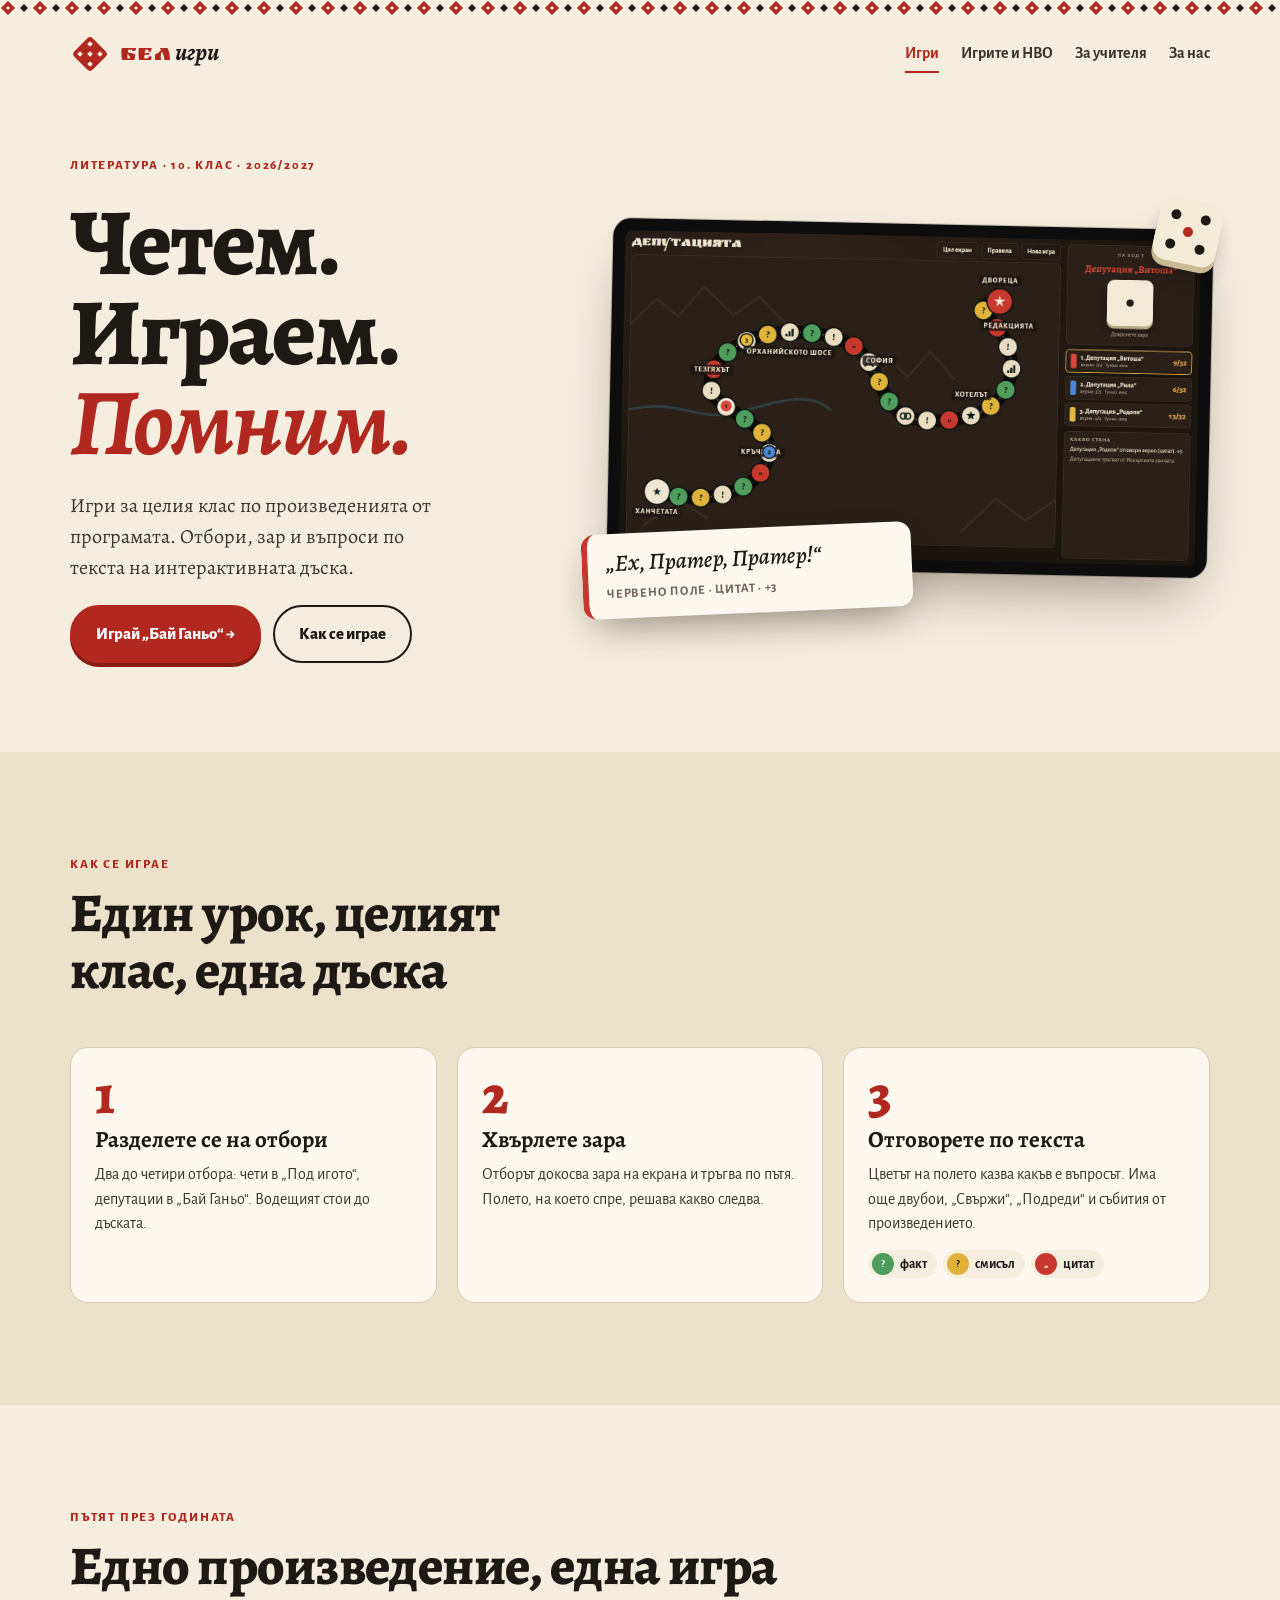
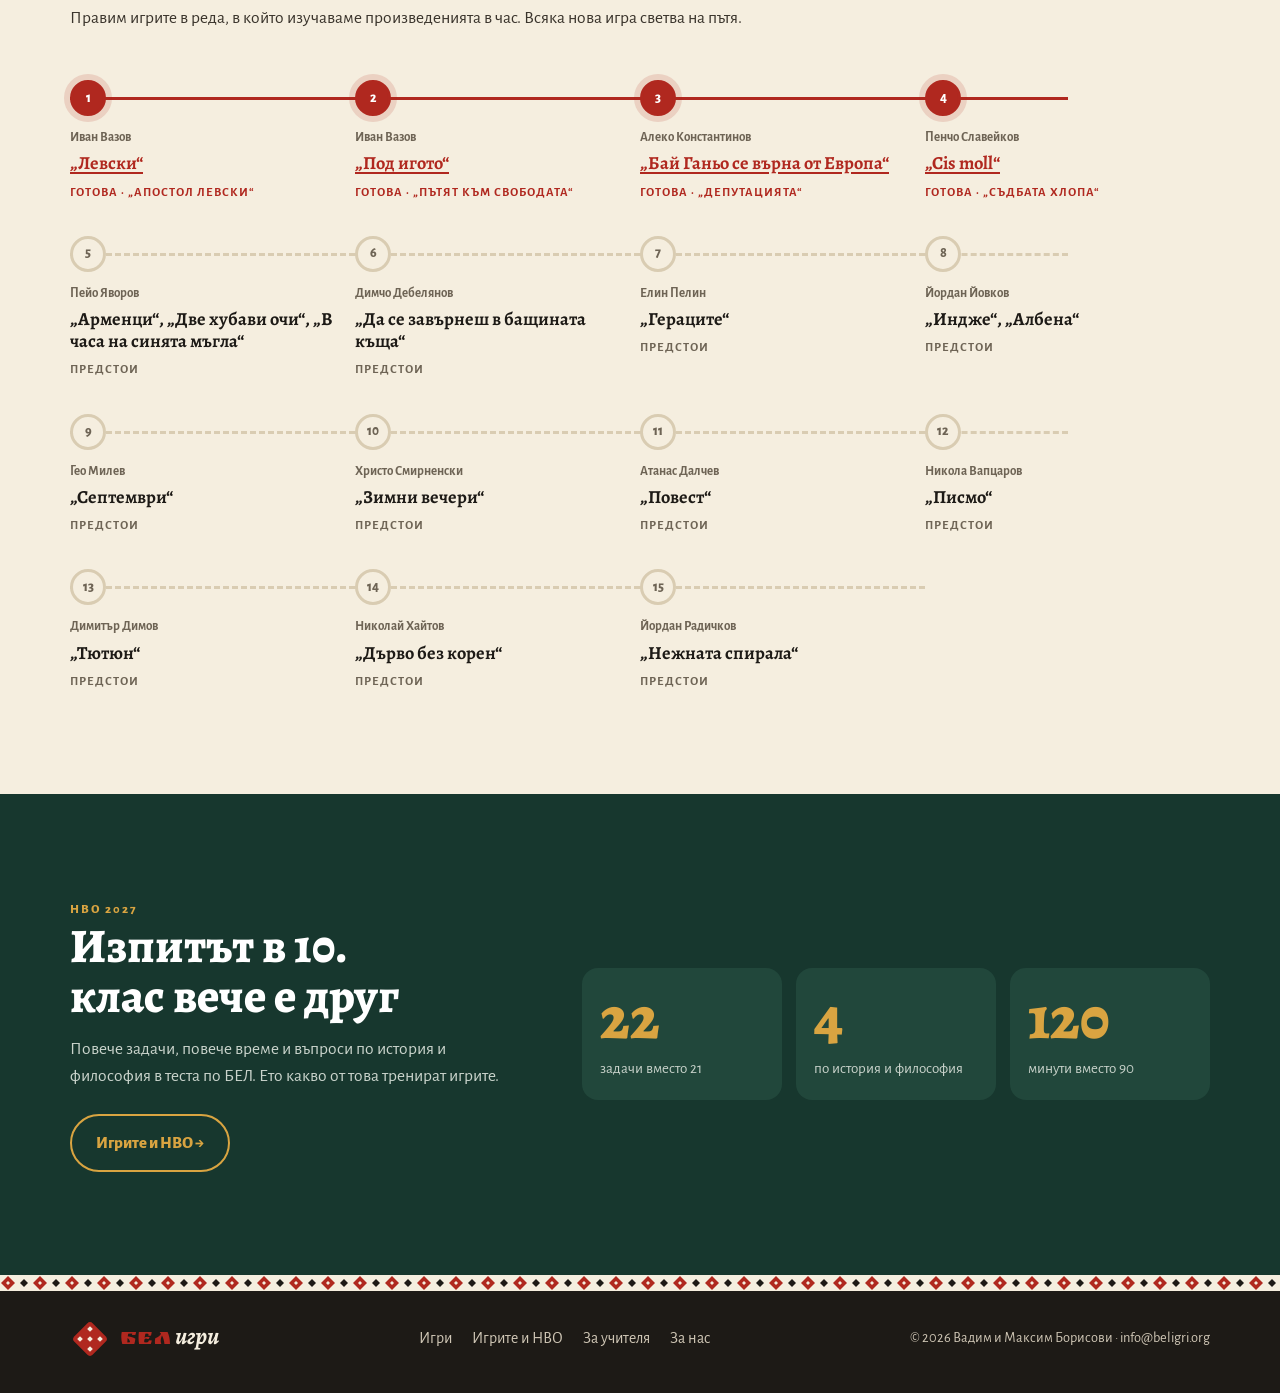
<file: index.html>
<!doctype html>
<html lang="bg">
<head>
<meta charset="utf-8">
<meta name="viewport" content="width=device-width,initial-scale=1">
<title>БЕЛ игри: литература за 10. клас като игра</title>
<meta name="description" content="Игри за целия клас по произведенията от 10. клас: отбори, зар, факти, смисъл и цитати на интерактивната дъска.">
<meta name="theme-color" content="#f5eedf">
<link rel="icon" href="/favicon.svg" type="image/svg+xml">
<link rel="preconnect" href="https://fonts.googleapis.com">
<link rel="preconnect" href="https://fonts.gstatic.com" crossorigin>
<link rel="stylesheet" href="https://fonts.googleapis.com/css2?family=Ruslan+Display&family=Alegreya:ital,wght@0,500;0,700;0,800;1,500;1,700&family=Alegreya+Sans:wght@400;500;700;800&display=swap">
<link rel="stylesheet" href="/site.css?v=4">
</head>
<body>
<div class="band" aria-hidden="true"></div>
<header class="site-head">
  <div class="wrap">
    <a class="logo" href="/" aria-label="БЕЛ игри, към началото"><svg class="logo-mark" viewBox="0 0 40 40" aria-hidden="true"><rect x="7" y="7" width="26" height="26" rx="4" transform="rotate(45 20 20)" fill="#b0281f"/><g fill="#f5eedf"><rect x="18" y="18" width="4" height="4" transform="rotate(45 20 20)"/><rect x="18" y="8" width="4" height="4" transform="rotate(45 20 10)"/><rect x="18" y="28" width="4" height="4" transform="rotate(45 20 30)"/><rect x="8" y="18" width="4" height="4" transform="rotate(45 10 20)"/><rect x="28" y="18" width="4" height="4" transform="rotate(45 30 20)"/></g></svg><span class="logo-word"><b>БЕЛ</b> <i>игри</i></span></a>
    <nav class="nav" aria-label="Основно меню">
      <a href="/" aria-current="page">Игри</a>
      <a href="/nvo/">Игрите и НВО</a>
      <a href="/za-uchitelya/">За учителя</a>
      <a href="/za-nas/">За нас</a>
    </nav>
  </div>
</header>
<main>
  <section class="hero">
    <div class="wrap">
      <div class="hero-text">
        <span class="eyebrow">Литература · 10. клас · 2026/2027</span>
        <h1><span>Четем.</span><span>Играем.</span><span class="accent">Помним.</span></h1>
        <p class="lead">Игри за целия клас по произведенията от програмата. Отбори, зар и въпроси по текста на интерактивната дъска.</p>
        <div class="actions">
          <a class="btn btn-primary" href="/bai-ganyo/">Играй „Бай Ганьо“ →</a>
          <a class="btn btn-ghost" href="#kak">Как се играе</a>
        </div>
      </div>
      <div class="showcase">
        <div class="screen"><img src="/img/bai-ganyo-board.webp" width="1400" height="788" alt="Игралното поле на „Депутацията“: път от Искърските ханчета до двореца с цветни полета за въпроси"></div>
        <div class="quote-card"><q>Ех, Пратер, Пратер!</q><small>Червено поле · цитат · +3</small></div>
        <div class="die" aria-hidden="true"><i></i><i></i><i></i><i></i><i></i></div>
      </div>
    </div>
  </section>

  <section class="section alt" id="kak">
    <div class="wrap">
      <div class="section-head">
        <span class="eyebrow">Как се играе</span>
        <h2>Един урок, целият клас, една дъска</h2>
      </div>
      <ol class="steps">
        <li>
          <h3>Разделете се на отбори</h3>
          <p>Два до четири отбора: чети в „Под игото“, депутации в „Бай Ганьо“. Водещият стои до дъската.</p>
        </li>
        <li>
          <h3>Хвърлете зара</h3>
          <p>Отборът докосва зара на екрана и тръгва по пътя. Полето, на което спре, решава какво следва.</p>
        </li>
        <li>
          <h3>Отговорете по текста</h3>
          <p>Цветът на полето казва какъв е въпросът. Има още двубои, „Свържи“, „Подреди“ и събития от произведението.</p>
          <div class="dots"><span class="dot g" data-s="?">факт</span><span class="dot y" data-s="?">смисъл</span><span class="dot r" data-s="„">цитат</span></div>
        </li>
      </ol>
    </div>
  </section>

  <section class="section">
    <div class="wrap">
      <div class="section-head">
        <span class="eyebrow">Пътят през годината</span>
        <h2>Едно произведение, една игра</h2>
        <p>Правим игрите в реда, в който изучаваме произведенията в час. Всяка нова игра светва на пътя.</p>
      </div>
      <ol class="road">
      <li class="stop ready">
        <span class="node">1</span>
        <span class="author">Иван Вазов</span>
        <span class="work"><a href="/levski/">„Левски“</a></span>
        <span class="soon">Готова · „Апостол Левски“</span>
      </li>
      <li class="stop ready">
        <span class="node">2</span>
        <span class="author">Иван Вазов</span>
        <span class="work"><a href="/pod-igoto/">„Под игото“</a></span>
        <span class="soon">Готова · „Пътят към свободата“</span>
      </li>
      <li class="stop ready">
        <span class="node">3</span>
        <span class="author">Алеко Константинов</span>
        <span class="work"><a href="/bai-ganyo/">„Бай Ганьо се върна от Европа“</a></span>
        <span class="soon">Готова · „Депутацията“</span>
      </li>
      <li class="stop ready">
        <span class="node">4</span>
        <span class="author">Пенчо Славейков</span>
        <span class="work"><a href="/cis-moll/">„Cis moll“</a></span>
        <span class="soon">Готова · „Съдбата хлопа“</span>
      </li>
      <li class="stop">
        <span class="node">5</span>
        <span class="author">Пейо Яворов</span>
        <span class="work">„Арменци“, „Две хубави очи“, „В часа на синята мъгла“</span>
        <span class="soon">Предстои</span>
      </li>
      <li class="stop">
        <span class="node">6</span>
        <span class="author">Димчо Дебелянов</span>
        <span class="work">„Да се завърнеш в бащината къща“</span>
        <span class="soon">Предстои</span>
      </li>
      <li class="stop">
        <span class="node">7</span>
        <span class="author">Елин Пелин</span>
        <span class="work">„Гераците“</span>
        <span class="soon">Предстои</span>
      </li>
      <li class="stop">
        <span class="node">8</span>
        <span class="author">Йордан Йовков</span>
        <span class="work">„Индже“, „Албена“</span>
        <span class="soon">Предстои</span>
      </li>
      <li class="stop">
        <span class="node">9</span>
        <span class="author">Гео Милев</span>
        <span class="work">„Септември“</span>
        <span class="soon">Предстои</span>
      </li>
      <li class="stop">
        <span class="node">10</span>
        <span class="author">Христо Смирненски</span>
        <span class="work">„Зимни вечери“</span>
        <span class="soon">Предстои</span>
      </li>
      <li class="stop">
        <span class="node">11</span>
        <span class="author">Атанас Далчев</span>
        <span class="work">„Повест“</span>
        <span class="soon">Предстои</span>
      </li>
      <li class="stop">
        <span class="node">12</span>
        <span class="author">Никола Вапцаров</span>
        <span class="work">„Писмо“</span>
        <span class="soon">Предстои</span>
      </li>
      <li class="stop">
        <span class="node">13</span>
        <span class="author">Димитър Димов</span>
        <span class="work">„Тютюн“</span>
        <span class="soon">Предстои</span>
      </li>
      <li class="stop">
        <span class="node">14</span>
        <span class="author">Николай Хайтов</span>
        <span class="work">„Дърво без корен“</span>
        <span class="soon">Предстои</span>
      </li>
      <li class="stop">
        <span class="node">15</span>
        <span class="author">Йордан Радичков</span>
        <span class="work">„Нежната спирала“</span>
        <span class="soon">Предстои</span>
      </li>
      </ol>
    </div>
  </section>

  <section class="section nvo-band">
    <div class="wrap">
      <div>
        <span class="eyebrow" style="color:var(--gold)">НВО 2027</span>
        <h2>Изпитът в 10. клас вече е друг</h2>
        <p>Повече задачи, повече време и въпроси по история и философия в теста по БЕЛ. Ето какво от това тренират игрите.</p>
        <a class="btn" href="/nvo/">Игрите и НВО →</a>
      </div>
      <div class="nums">
        <div class="num"><b>22</b><span>задачи вместо 21</span></div>
        <div class="num"><b>4</b><span>по история и философия</span></div>
        <div class="num"><b>120</b><span>минути вместо 90</span></div>
      </div>
    </div>
  </section>
</main>
<footer class="site-foot">
  <div class="band" aria-hidden="true"></div>
  <div class="wrap">
    <a class="logo" href="/" aria-label="БЕЛ игри, към началото"><svg class="logo-mark" viewBox="0 0 40 40" aria-hidden="true"><rect x="7" y="7" width="26" height="26" rx="4" transform="rotate(45 20 20)" fill="#b0281f"/><g fill="#f5eedf"><rect x="18" y="18" width="4" height="4" transform="rotate(45 20 20)"/><rect x="18" y="8" width="4" height="4" transform="rotate(45 20 10)"/><rect x="18" y="28" width="4" height="4" transform="rotate(45 20 30)"/><rect x="8" y="18" width="4" height="4" transform="rotate(45 10 20)"/><rect x="28" y="18" width="4" height="4" transform="rotate(45 30 20)"/></g></svg><span class="logo-word"><b>БЕЛ</b> <i>игри</i></span></a>
    <nav aria-label="Долно меню">
      <a href="/">Игри</a>
      <a href="/nvo/">Игрите и НВО</a>
      <a href="/za-uchitelya/">За учителя</a>
      <a href="/za-nas/">За нас</a>
    </nav>
    <small>© 2026 Вадим и Максим Борисови · <a href="mailto:info@beligri.org">info@beligri.org</a></small>
  </div>
</footer>
</body>
</html>
</file>
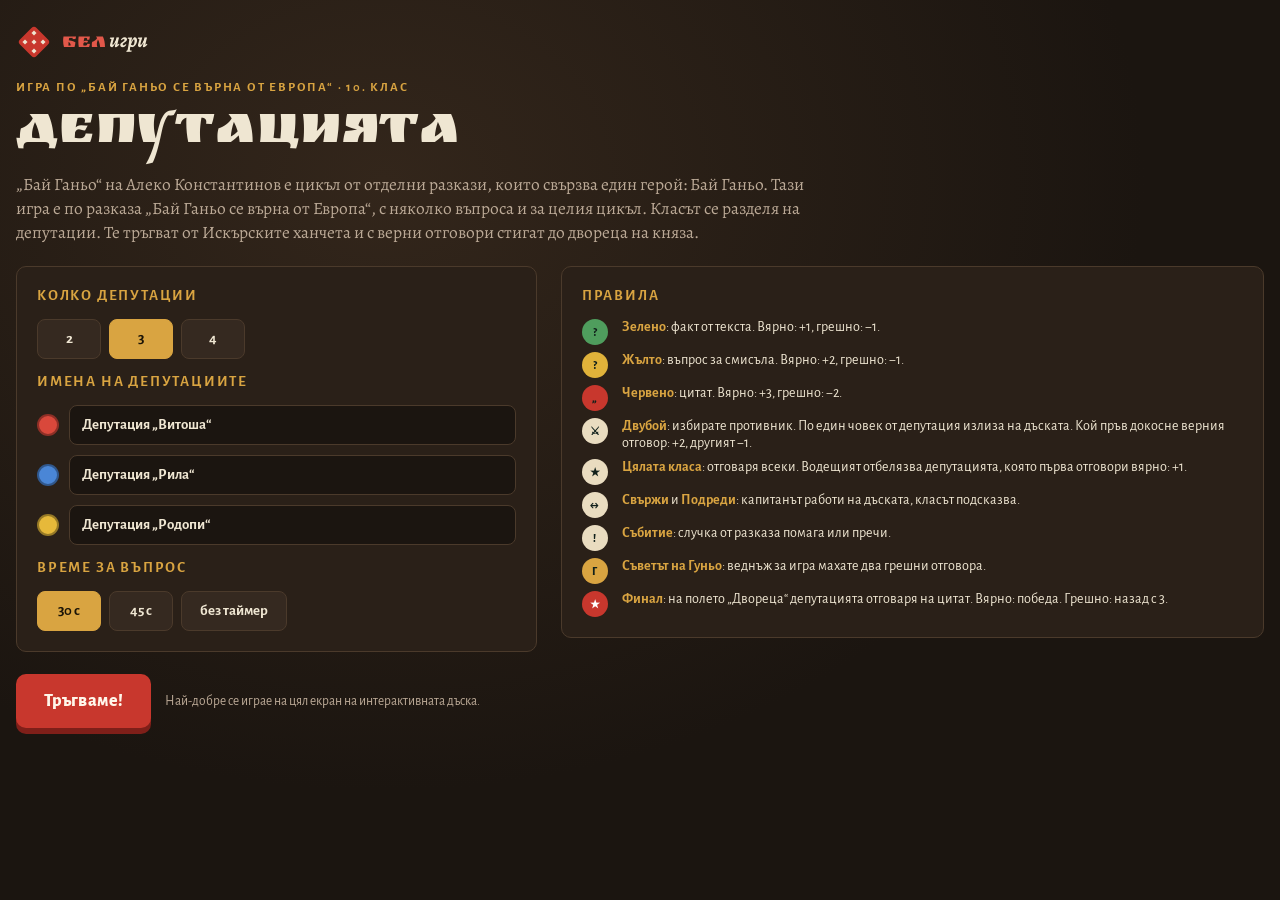
<file: bai-ganyo/index.html>
<!doctype html>
<html lang="bg">
<head>
<meta charset="utf-8">
<meta name="viewport" content="width=device-width,initial-scale=1,viewport-fit=cover">
<title>Депутацията · „Бай Ганьо се върна от Европа“</title>
<meta name="description" content="Игра за класа по „Бай Ганьо се върна от Европа“ на Алеко Константинов: депутации, зар, въпроси и цитати. 10. клас.">
<link rel="icon" href="/favicon.svg" type="image/svg+xml">
<link rel="preconnect" href="https://fonts.googleapis.com">
<link rel="preconnect" href="https://fonts.gstatic.com" crossorigin>
<link rel="stylesheet" href="https://fonts.googleapis.com/css2?family=Ruslan+Display&family=Alegreya:ital,wght@0,500;0,700;1,500&family=Alegreya+Sans:wght@400;500;700;800&display=swap">
<style>
/* Layout: one-screen game for a classroom board. Map on the left, chetas on the right, cards open over the map. */
:root {
  --ink: #1b1510;          /* coffee-house brown */
  --panel: #2a2018;
  --panel-2: #352920;
  --line: #4b3a2b;
  --linen: #efe6d2;        /* text */
  --muted: #bba996;
  --brass: #d9a441;        /* accent: brass of the Prater bandstand and old coins */
  --flag: #c8372d;
  --q-green: #4f9d5d;
  --q-yellow: #e0b23a;
  --q-red: #c8372d;
  --ok: #5fbf72;
  --bad: #e2584a;
  --font-display: "Ruslan Display", "Alegreya", Georgia, serif;
  --font-text: "Alegreya", Georgia, "Times New Roman", serif;
  --font-ui: "Alegreya Sans", "Segoe UI", Arial, sans-serif;
  --t1: #d9483b; --t2: #4a86d6; --t3: #e6b93a; --t4: #63b86e;
  color-scheme: dark;
}
html, body { height: 100%; }
body {
  background: radial-gradient(ellipse at 30% 20%, #33261b 0%, var(--ink) 60%) fixed, var(--ink);
  color: var(--linen);
  font-family: var(--font-ui);
  font-size: clamp(15px, 1.15vw, 20px);
  padding-left: max(16px, env(safe-area-inset-left, 0px));
  padding-right: max(16px, env(safe-area-inset-right, 0px));
  padding-block: 12px;
  box-sizing: border-box;
  overflow-x: hidden;
}
*, *::before, *::after { box-sizing: border-box; }
button { font: inherit; color: inherit; cursor: pointer; }
button:focus-visible, input:focus-visible { outline: 3px solid var(--brass); outline-offset: 2px; }
h1, h2, h3 { text-wrap: balance; margin: 0; }

/* ---------- setup ---------- */
#setup { max-width: 1360px; margin: 0 auto; display: grid; gap: 22px; padding-block: 12px; }
.title-block { display: grid; gap: 10px; }
.title-block .eyebrow { font-family: var(--font-ui); text-transform: uppercase; letter-spacing: .14em; color: var(--brass); font-weight: 700; font-size: .85em; }
.title-block h1 { font-family: var(--font-display); font-weight: 400; font-size: clamp(2.2rem, 4.4vw, 4.2rem); line-height: 1; color: var(--linen); }
.title-block p { font-family: var(--font-text); font-size: 1.15em; color: var(--muted); max-width: 90ch; margin: 0; }
.setup-grid { display: grid; grid-template-columns: 1fr 1.35fr; gap: 24px; align-items: start; }
.box { background: var(--panel); border: 1px solid var(--line); border-radius: 10px; padding: 20px; display: grid; gap: 14px; min-width: 0; }
.box h2 { font-family: var(--font-ui); font-size: 1em; text-transform: uppercase; letter-spacing: .12em; color: var(--brass); }
.seg { display: flex; gap: 8px; flex-wrap: wrap; }
.seg button { padding: 10px 18px; border-radius: 8px; border: 1px solid var(--line); background: var(--panel-2); font-weight: 700; min-width: 64px; }
.seg button[aria-pressed="true"] { background: var(--brass); color: #1b1407; border-color: var(--brass); }
.team-inputs { display: grid; gap: 10px; }
.team-row { display: flex; align-items: center; gap: 10px; }
.team-row .flag-dot { width: 22px; height: 22px; border-radius: 50%; flex: none; border: 2px solid rgba(0,0,0,.35); }
.team-row input { flex: 1; min-width: 0; padding: 10px 12px; border-radius: 8px; border: 1px solid var(--line); background: var(--ink); color: var(--linen); font: inherit; font-weight: 700; }
.rules { margin: 0; padding: 0; list-style: none; display: grid; gap: 7px; font-size: .95em; color: var(--linen); }
.rules li { display: grid; grid-template-columns: 30px 1fr; gap: 10px; align-items: start; }
.rules .chip { width: 26px; height: 26px; border-radius: 50%; display: grid; place-items: center; font-weight: 800; font-size: .8em; color: #10201b; }
.rules b { color: var(--brass); font-weight: 700; }
.primary { background: var(--flag); color: #fff6ea; border: 0; border-radius: 10px; padding: 16px 28px; font-weight: 800; font-size: 1.2em; letter-spacing: .02em; box-shadow: 0 6px 0 #7f1f19; transition: transform .1s, box-shadow .1s; }
.primary:active { transform: translateY(4px); box-shadow: 0 2px 0 #7f1f19; }
.secondary { background: transparent; border: 1px solid var(--line); border-radius: 8px; padding: 9px 14px; font-weight: 700; color: var(--linen); }
.start-row { display: flex; gap: 14px; align-items: center; flex-wrap: wrap; }
.note { color: var(--muted); font-size: .9em; }

/* ---------- game ---------- */
#game { height: 100%; display: grid; grid-template-columns: minmax(0, 1fr) clamp(260px, 22vw, 360px); gap: 16px; }
.board-wrap { min-width: 0; display: grid; grid-template-rows: auto 1fr auto; gap: 8px; min-height: 0; }
.topbar { display: flex; align-items: baseline; justify-content: space-between; gap: 12px; flex-wrap: wrap; }
.topbar h1 { font-family: var(--font-display); font-weight: 400; font-size: clamp(1.4rem, 2.4vw, 2.3rem); }
.topbar .tools { display: flex; gap: 8px; flex-wrap: wrap; }
.board { min-height: 0; display: grid; place-items: center; background: var(--panel); border: 1px solid var(--line); border-radius: 12px; overflow: hidden; }
.board svg { width: 100%; height: 100%; max-height: 100%; display: block; }
.legend { display: flex; gap: 14px; flex-wrap: wrap; font-size: .85em; color: var(--muted); }
.legend span { display: inline-flex; align-items: center; gap: 6px; }
.legend i { width: 14px; height: 14px; border-radius: 50%; display: inline-block; }

.side { display: grid; grid-template-rows: auto auto 1fr; gap: 12px; min-height: 0; min-width: 0; }
.turn-box { background: var(--panel); border: 1px solid var(--line); border-radius: 12px; padding: 16px; display: grid; gap: 12px; justify-items: center; text-align: center; }
.turn-label { font-size: .8em; text-transform: uppercase; letter-spacing: .14em; color: var(--muted); }
.turn-name { font-family: var(--font-text); font-weight: 700; font-size: 1.5em; line-height: 1.1; }
.dice { width: 112px; height: 112px; border-radius: 18px; background: #f3ead6; border: 0; display: grid; grid-template-columns: repeat(3, 1fr); grid-template-rows: repeat(3, 1fr); padding: 16px; box-shadow: 0 7px 0 #b7a986, 0 10px 24px rgba(0,0,0,.4); transition: transform .1s; }
.dice:active { transform: translateY(4px); box-shadow: 0 3px 0 #b7a986; }
.dice:disabled { opacity: .45; cursor: default; }
.dice .pip { width: 18px; height: 18px; border-radius: 50%; background: #1d1a14; place-self: center; visibility: hidden; }
.dice .pip.on { visibility: visible; }
.dice.rolling { animation: shake .5s linear; }
@keyframes shake { 0%{transform:rotate(0)} 25%{transform:rotate(-14deg)} 50%{transform:rotate(12deg)} 75%{transform:rotate(-8deg)} 100%{transform:rotate(0)} }
.dice-hint { font-size: .9em; color: var(--muted); min-height: 1.3em; }

.teams { display: grid; gap: 8px; }
.team-card { display: grid; grid-template-columns: 14px 1fr auto; gap: 10px; align-items: center; background: var(--panel); border: 1px solid var(--line); border-radius: 10px; padding: 10px 12px; }
.team-card.active { border-color: var(--brass); box-shadow: inset 0 0 0 1px var(--brass); }
.team-card .bar { width: 14px; height: 100%; min-height: 34px; border-radius: 4px; }
.team-card .nm { font-weight: 700; line-height: 1.15; min-width: 0; overflow-wrap: anywhere; }
.team-card .meta { font-size: .8em; color: var(--muted); display: flex; gap: 8px; flex-wrap: wrap; }
.team-card .pos { font-variant-numeric: tabular-nums; font-weight: 800; font-size: 1.2em; color: var(--brass); }
.log { background: var(--panel); border: 1px solid var(--line); border-radius: 12px; padding: 12px 14px; overflow: auto; min-height: 80px; }
.log h3 { font-size: .8em; text-transform: uppercase; letter-spacing: .14em; color: var(--muted); margin-bottom: 6px; }
.log ol { list-style: none; padding: 0; margin: 0; display: grid; gap: 6px; font-size: .9em; }
.log li:first-child { color: var(--linen); }
.log li { color: var(--muted); }

/* svg pieces */
.cell-circle { stroke: #0b1512; stroke-width: 3; }
.cell-icon { fill: #10201b; font-family: var(--font-ui); font-weight: 800; font-size: 22px; text-anchor: middle; dominant-baseline: central; pointer-events: none; }
.station-label { font-family: var(--font-ui); font-weight: 700; font-size: 17px; letter-spacing: .08em; text-transform: uppercase; fill: var(--linen); }
.station-bg { fill: var(--ink); opacity: .82; }
.token { transition: transform .22s ease-out; }
.token circle { stroke: #0b1512; stroke-width: 3; }
.token text { font-family: var(--font-ui); font-weight: 800; font-size: 16px; fill: #0b1512; text-anchor: middle; dominant-baseline: central; }
.token.active circle { stroke: #fff6ea; stroke-width: 4; }

/* ---------- overlay card ---------- */
.overlay { position: fixed; inset: 0; background: rgba(6, 12, 10, .78); display: grid; place-items: center; padding: 16px; padding-left: max(16px, env(safe-area-inset-left, 0px)); padding-right: max(16px, env(safe-area-inset-right, 0px)); z-index: 20; overflow: auto; }
.card { width: min(1200px, 100%); background: #f3ead6; color: #1d1a14; border-radius: 14px; padding: clamp(18px, 2.4vw, 40px); display: grid; gap: clamp(14px, 1.6vw, 24px); box-shadow: 0 20px 60px rgba(0,0,0,.55); position: relative; }
.card-head { display: flex; justify-content: space-between; align-items: center; gap: 12px; flex-wrap: wrap; }
.kind { display: inline-flex; align-items: center; gap: 10px; font-weight: 800; text-transform: uppercase; letter-spacing: .12em; font-size: .9em; }
.kind i { width: 18px; height: 18px; border-radius: 50%; display: inline-block; }
.who { font-weight: 800; display: inline-flex; gap: 12px; align-items: center; font-size: clamp(1.4rem, 2.4vw, 2.4rem); line-height: 1.1; }
.who i { width: .8em; height: .8em; border-radius: 50%; display: inline-block; flex: none; }
.q-text { font-family: var(--font-text); font-weight: 700; font-size: clamp(1.4rem, 2.6vw, 2.6rem); line-height: 1.2; text-wrap: balance; }
.q-quote { font-family: var(--font-text); font-style: italic; font-weight: 500; font-size: clamp(1.5rem, 2.8vw, 2.8rem); line-height: 1.25; border-left: 6px solid var(--q-red); padding-left: .6em; }
.q-sub { font-weight: 700; color: #5a5242; font-size: 1.1em; }
.options { display: grid; grid-template-columns: 1fr 1fr; gap: 14px; }
.opt { text-align: left; background: #fffaf0; border: 2px solid #d9cdb2; border-radius: 12px; padding: 18px 20px; font-size: clamp(1.05rem, 1.7vw, 1.6rem); font-weight: 700; color: #1d1a14; display: flex; gap: 14px; align-items: center; min-height: 76px; }
.opt .ltr { width: 40px; height: 40px; border-radius: 50%; background: #1d1a14; color: #f3ead6; display: grid; place-items: center; flex: none; font-size: .85em; }
.opt:hover:not(:disabled) { border-color: #1d1a14; }
.opt:disabled { cursor: default; }
.opt.correct { background: #d7efd9; border-color: #2f8a44; }
.opt.wrong { background: #f6d3cd; border-color: #b23a2c; }
.opt.gone { opacity: .25; }
.timer { height: 10px; background: #e2d7bd; border-radius: 6px; overflow: hidden; }
.timer > div { height: 100%; background: #1d1a14; width: 100%; transition: width 1s linear; }
.timer.low > div { background: var(--q-red); }
.card-foot { display: flex; gap: 12px; justify-content: space-between; align-items: center; flex-wrap: wrap; }
.btn-dark { background: #1d1a14; color: #f3ead6; border: 0; border-radius: 10px; padding: 14px 26px; font-weight: 800; font-size: 1.1em; }
.btn-ghost { background: transparent; color: #1d1a14; border: 2px solid #1d1a14; border-radius: 10px; padding: 12px 20px; font-weight: 800; }
.btn-ghost:disabled { opacity: .35; cursor: default; }
.verdict { display: grid; gap: 8px; background: #fffaf0; border-radius: 12px; padding: 16px 20px; border: 2px solid #d9cdb2; }
.verdict .v-title { font-weight: 800; font-size: 1.3em; }
.verdict .v-title.ok { color: #2f8a44; }
.verdict .v-title.bad { color: #b23a2c; }
.verdict .v-note { font-family: var(--font-text); font-size: 1.15em; line-height: 1.4; }
.verdict .v-ch { font-size: .9em; color: #6b624f; font-weight: 700; }

/* duel */
.duel { display: grid; grid-template-columns: 1fr 1fr; gap: 18px; }
.duel-side { border-radius: 12px; padding: 14px; display: grid; gap: 10px; border: 4px solid; background: #fffaf0; }
.duel-side h3 { font-size: 1.1em; display: flex; justify-content: space-between; gap: 8px; }
.duel-side .options { grid-template-columns: 1fr; gap: 10px; }
.duel-side .opt { min-height: 60px; padding: 12px 14px; font-size: clamp(1rem, 1.4vw, 1.35rem); }
.pick-row { display: flex; gap: 12px; flex-wrap: wrap; }
.pick-row button { border: 0; border-radius: 10px; padding: 16px 22px; font-weight: 800; font-size: 1.1em; color: #10201b; }

/* match & order */
.match { display: grid; grid-template-columns: 1fr 1fr; gap: 14px 28px; }
.match .col { display: grid; gap: 12px; align-content: start; }
.m-item { background: #fffaf0; border: 2px solid #d9cdb2; border-radius: 12px; padding: 14px 16px; font-weight: 700; font-size: clamp(1rem, 1.5vw, 1.4rem); text-align: left; min-height: 64px; display: flex; align-items: center; gap: 12px; color: #1d1a14; }
.m-item .tag { width: 30px; height: 30px; border-radius: 50%; flex: none; display: grid; place-items: center; font-size: .8em; color: #fff; background: #b8ad93; }
.m-item.sel { border-color: #1d1a14; box-shadow: 0 0 0 3px #1d1a14 inset; }
.m-item.ok { background: #d7efd9; border-color: #2f8a44; }
.m-item.bad { background: #f6d3cd; border-color: #b23a2c; }
.order-list { display: grid; gap: 12px; }
.m-item .num { width: 34px; height: 34px; border-radius: 50%; display: grid; place-items: center; flex: none; background: #e2d7bd; color: #1d1a14; font-weight: 800; }
.m-item .num.set { background: #1d1a14; color: #f3ead6; }

/* event & win */
.event-title { font-family: var(--font-display); font-weight: 400; font-size: clamp(1.8rem, 3.6vw, 3.4rem); line-height: 1.05; }
.event-text { font-family: var(--font-text); font-size: clamp(1.2rem, 2vw, 1.9rem); line-height: 1.35; }
.fx { font-weight: 800; font-size: 1.3em; color: #7f1f19; }
.win-title { font-family: var(--font-display); font-weight: 400; font-size: clamp(2.2rem, 5vw, 4.6rem); line-height: 1.02; }
.stats { display: grid; gap: 8px; }
.stats div { display: flex; justify-content: space-between; gap: 12px; border-bottom: 1px solid #d9cdb2; padding-block: 6px; font-weight: 700; font-variant-numeric: tabular-nums; }

@media (max-width: 900px) {
  #game { grid-template-columns: 1fr; height: auto; }
  .setup-grid { grid-template-columns: 1fr; }
  .options, .duel, .match { grid-template-columns: 1fr; }
}
@media (prefers-reduced-motion: reduce) {
  .token { transition: none; }
  .dice.rolling { animation: none; }
  .timer > div { transition: none; }
}
[hidden] { display: none !important; }
body { margin: 0; }
/* site logo, same as on beligri.org pages */
.logo { justify-self: start; display: inline-flex; align-items: center; gap: 10px; color: var(--linen); text-decoration: none; margin-bottom: 10px; }
.logo-mark { width: 36px; height: 36px; flex: none; transition: transform .35s cubic-bezier(.3,1.6,.5,1); }
.logo:hover .logo-mark { transform: rotate(90deg); }
.logo-word { font-size: 1.3rem; line-height: 1; }
.logo-word b { font-family: var(--font-display); font-weight: 400; color: #e2584a; }
.logo-word i { font-family: var(--font-text); font-weight: 700; }
</style>
</head>
<body>
<!-- ============ SETUP ============ -->
<section id="setup">
  <div class="title-block">
    <a class="logo" href="/" aria-label="БЕЛ игри, към началото"><svg class="logo-mark" viewBox="0 0 40 40" aria-hidden="true"><rect x="7" y="7" width="26" height="26" rx="4" transform="rotate(45 20 20)" fill="#c8372d"/><g fill="#efe6d2"><rect x="18" y="18" width="4" height="4" transform="rotate(45 20 20)"/><rect x="18" y="8" width="4" height="4" transform="rotate(45 20 10)"/><rect x="18" y="28" width="4" height="4" transform="rotate(45 20 30)"/><rect x="8" y="18" width="4" height="4" transform="rotate(45 10 20)"/><rect x="28" y="18" width="4" height="4" transform="rotate(45 30 20)"/></g></svg><span class="logo-word"><b>БЕЛ</b> <i>игри</i></span></a>
    <span class="eyebrow">Игра по „Бай Ганьо се върна от Европа“ · 10. клас</span>
    <h1>Депутацията</h1>
    <p>„Бай Ганьо“ на Алеко Константинов е цикъл от отделни разкази, които свързва един герой: Бай Ганьо. Тази игра е по разказа „Бай Ганьо се върна от Европа“, с няколко въпроса и за целия цикъл. Класът се разделя на депутации. Те тръгват от Искърските ханчета и с верни отговори стигат до двореца на княза.</p>
  </div>
  <div class="setup-grid">
    <div class="box">
      <h2>Колко депутации</h2>
      <div class="seg" id="countSeg" role="group" aria-label="Брой депутации">
        <button type="button" data-n="2" aria-pressed="false">2</button>
        <button type="button" data-n="3" aria-pressed="true">3</button>
        <button type="button" data-n="4" aria-pressed="false">4</button>
      </div>
      <h2>Имена на депутациите</h2>
      <div class="team-inputs" id="teamInputs"></div>
      <h2>Време за въпрос</h2>
      <div class="seg" id="timeSeg" role="group" aria-label="Време за въпрос">
        <button type="button" data-t="30" aria-pressed="true">30 с</button>
        <button type="button" data-t="45" aria-pressed="false">45 с</button>
        <button type="button" data-t="0" aria-pressed="false">без таймер</button>
      </div>
    </div>
    <div class="box">
      <h2>Правила</h2>
      <ul class="rules">
        <li><span class="chip" style="background:var(--q-green)">?</span><span><b>Зелено</b>: факт от текста. Вярно: +1, грешно: −1.</span></li>
        <li><span class="chip" style="background:var(--q-yellow)">?</span><span><b>Жълто</b>: въпрос за смисъла. Вярно: +2, грешно: −1.</span></li>
        <li><span class="chip" style="background:var(--q-red)">„</span><span><b>Червено</b>: цитат. Вярно: +3, грешно: −2.</span></li>
        <li><span class="chip" style="background:#e9dcc0">⚔</span><span><b>Двубой</b>: избирате противник. По един човек от депутация излиза на дъската. Кой пръв докосне верния отговор: +2, другият −1.</span></li>
        <li><span class="chip" style="background:#e9dcc0">★</span><span><b>Цялата класа</b>: отговаря всеки. Водещият отбелязва депутацията, която първа отговори вярно: +1.</span></li>
        <li><span class="chip" style="background:#e9dcc0">↔</span><span><b>Свържи</b> и <b>Подреди</b>: капитанът работи на дъската, класът подсказва.</span></li>
        <li><span class="chip" style="background:#e9dcc0">!</span><span><b>Събитие</b>: случка от разказа помага или пречи.</span></li>
        <li><span class="chip" style="background:var(--brass)">Г</span><span><b>Съветът на Гуньо</b>: веднъж за игра махате два грешни отговора.</span></li>
        <li><span class="chip" style="background:var(--flag);color:#fff">★</span><span><b>Финал</b>: на полето „Двореца“ депутацията отговаря на цитат. Вярно: победа. Грешно: назад с 3.</span></li>
      </ul>
    </div>
  </div>
  <div class="start-row">
    <button type="button" class="primary" id="startBtn">Тръгваме!</button>
    <span class="note">Най-добре се играе на цял екран на интерактивната дъска.</span>
  </div>
</section>

<!-- ============ GAME ============ -->
<section id="game" hidden>
  <div class="board-wrap">
    <div class="topbar">
      <h1>Депутацията</h1>
      <div class="tools">
        <button type="button" class="secondary" id="fsBtn">Цял екран</button>
        <button type="button" class="secondary" id="rulesBtn">Правила</button>
        <button type="button" class="secondary" id="newBtn">Нова игра</button>
      </div>
    </div>
    <div class="board"><svg id="boardSvg" viewBox="0 0 1000 600" role="img" aria-label="Игрално поле: пътят от Искърските ханчета до двореца"></svg></div>
    <div class="legend">
      <span><i style="background:var(--q-green)"></i>факт</span>
      <span><i style="background:var(--q-yellow)"></i>смисъл</span>
      <span><i style="background:var(--q-red)"></i>цитат</span>
      <span><i style="background:#e9dcc0"></i>двубой · цялата класа · свържи · подреди · събитие</span>
    </div>
  </div>
  <aside class="side">
    <div class="turn-box">
      <span class="turn-label">На ход е</span>
      <span class="turn-name" id="turnName"></span>
      <button type="button" class="dice" id="dice" aria-label="Хвърли зара"></button>
      <span class="dice-hint" id="diceHint">Докоснете зара</span>
    </div>
    <div class="teams" id="teamList"></div>
    <div class="log"><h3>Какво стана</h3><ol id="log"></ol></div>
  </aside>
</section>

<div class="overlay" id="overlay" hidden><div class="card" id="card"></div></div>

<script>
/* =====================================================================
   ВЪПРОСИ. Добавяйте нови въпроси тук.
   t: 'g' зелено (факт), 'y' жълто (смисъл), 'r' червено (цитат)
   q: въпрос; quote: цитат (само за червени); o: 4 отговора; a: номер на верния (0–3)
   n: кратко обяснение; ch: част от разказа или „Цикълът“
   ===================================================================== */
const QUESTIONS = [
  // ---- Цикълът „Бай Ганьо“
  { t:'g', k:['cikal'], q:'Какво представлява „Бай Ганьо“ на Алеко Константинов?', o:['Цикъл от отделни разкази с един и същ герой','Роман в три части с един сюжет','Поема в песни','Комедия в пет действия'], a:0, n:'Всеки разказ е завършена история. Обединява ги героят: Бай Ганьо.', ch:'Цикълът „Бай Ганьо“' },
  { t:'g', k:['podzaglavie'], q:'Какво е подзаглавието на цикъла „Бай Ганьо“?', o:['„Невероятни разкази за един съвременен българин“','„Записки по българските въстания“','„Разкази за едно пътуване“','„Сцени из живота на един депутат“'], a:0, n:'Подзаглавието подсказва, че Бай Ганьо е съвременник на автора, а разказите са „невероятни“, но за нещо истинско.', ch:'Цикълът „Бай Ганьо“' },
  { t:'y', k:['cikal'], q:'Какво свързва отделните разкази в цикъла „Бай Ганьо“?', o:['Един и същ герой: Бай Ганьо','Един и същ разказвач','Едно и също място','Една и съща година'], a:0, n:'Разказите се разказват от различни хора в една компания приятели, но героят винаги е Бай Ганьо.', ch:'Цикълът „Бай Ганьо“' },
  { t:'y', k:['povrat'], q:'С какво разказът „Бай Ганьо се върна от Европа“ променя цикъла?', o:['Героят се връща в България и влиза в политиката','Героят тръгва за пръв път в чужбина','Героят умира','Героят става учител'], a:0, n:'Първите разкази са за пътуването из Европа. С този разказ започват разказите за Бай Ганьо в българския обществен живот.', ch:'Цикълът „Бай Ганьо“' },
  { t:'y', k:['evropa'], q:'Кои по-ранни разкази от цикъла припомня Бай Ганьо, когато се хвали пред Гуньо?', o:['„Бай Ганьо у Иречека“ и „Бай Ганьо в Дрезден“','„Бай Ганьо журналист“ и „Бай Ганьо прави избори“','„Бай Ганьо в Русия“ и „Бай Ганьо в Швейцария“','Никои, той не говори за Европа'], a:0, n:'„Туй Иречек-Миречек… зяпнали са ме слушали“ и „мен англичани, мен американци ихтибар са ми правили в Дрезден“.', ch:'Разказът: новият адрес' },

  // ---- Началото и Искърските ханчета
  { t:'g', k:['novina'], q:'Кой донася на компанията новината, че Бай Ганьо се е върнал от Европа?', o:['Марк Аврелий','Арпакаш','Мойше','Ожилката'], a:0, n:'„Чухте ли новината?“, извиква Марк Аврелий, щом влиза запъхтян в стаята. После той разказва цялата история.', ch:'Разказът: началото' },
  { t:'g', k:['hancheta'], q:'Къде Марк Аврелий среща Бай Ганьо?', o:['При Искърските ханчета, към Враждебна','В кафене „Панаха“ в София','На гарата във Виена','В двореца на княза'], a:0, n:'В неделя той отива там с Герванича и вижда как пристига файтонът на Бай Ганьо.', ch:'Разказът: при ханчетата' },
  { t:'g', k:['vratovruzka'], q:'Какво ново има в Бай Ганьо след Европа?', o:['Вратовръзка','Цилиндър','Бастун','Очила'], a:0, n:'„Същият бай Ганьо… с тая разлика само, че си турил вратовръзка.“', ch:'Разказът: при ханчетата' },
  { t:'g', k:['sputnici'], q:'С кого пътува Бай Ганьо?', o:['С Бай Михал и Гуньо','С Марк Аврелий и Герванича','С Арпакаш и Мойше','Сам'], a:0, n:'Тримата са депутация: Ганьо Балкански, Михал Михалев и Гуньо Килипирчиков.', ch:'Разказът: при ханчетата' },
  { t:'g', k:['deputacia'], q:'Защо Бай Ганьо и другарите му пътуват към София?', o:['Да молят княза да не приема оставката на Стамболов','Да купят стока за дюкяна','Да гласуват на избори','Да видят Витоша'], a:0, n:'Носят адрес от името на „11 000 най-видни граждани“: „Сакън, Ваше Царско Височество!“', ch:'Разказът: при ханчетата' },
  { t:'g', k:['armagani'], q:'Какво носи депутацията в дисагите?', o:['Мускали, армагани за големеца','Пари за изборите','Вестници','Книги за училището'], a:0, n:'„Гледай да не ги блъснеш някъде, да не строшиш мускалите, зере няма с какво да се отсрамим пред… оногова.“', ch:'Разказът: при ханчетата' },
  { t:'y', k:['vratovruzka'], q:'Какво показва вратовръзката на Бай Ганьо след Европа?', o:['Европа го е променила само отвън','Станал е истински европеец','Иска да се хареса на княза','Забравил е България'], a:0, n:'Той е „същият бай Ганьо“, само с вратовръзка и с „чувство на собствено достойнство и преимущество пред окръжающите“.', ch:'Разказът: при ханчетата' },
  { t:'y', k:['prater'], q:'Защо Бай Ганьо въздиша „Ех, Пратер, Пратер!“?', o:['Иска да покаже, че е видял свят и стои над другите','Липсват му приятелите от Виена','Не харесва Витоша','Иска да заведе другарите си там'], a:0, n:'Пратер е голям парк във Виена. Бай Ганьо гледа отвисоко своите „невежи спътници“: „Живи да ви оплача аз вас.“', ch:'Разказът: при ханчетата' },
  { t:'y', k:['apatiya'], q:'Защо Марк Аврелий говори дълго за кафенетата и за Витоша?', o:['Ядосан е на апатията и застоя на хората около себе си','Иска да продаде вила','Хвали Бай Ганьо','Обяснява пътя до Враждебна'], a:0, n:'„Просто яд ме е, като гледам каква апатия ни е вдървила.“ Чужденците работят шест дни, а седмия се радват на природата.', ch:'Разказът: началото' },

  // ---- Вестникът
  { t:'g', k:['vestnik'], q:'Какъв вестник има в кръчмата?', o:['„Свободно слово“','„Свобода“','„Знаме“','„Независимост“'], a:0, n:'Бай Ганьо пита „„Свобода“ ли?“, а слугата отговаря: „„Свободно слово“, господине.“', ch:'Разказът: вестникът' },
  { t:'g', k:['dete'], q:'Какво пее момченцето пред кръчмата?', o:['„Долу Стамболов!“','„Шуми Марица“ с истинските думи','„Зелен листец“','Църковна песен'], a:0, n:'То пее „Долу Стамболов!“ по мелодията на „Шуми Марица“, а хората наоколо се смеят и ръкопляскат.', ch:'Разказът: вестникът' },
  { t:'g', k:['strazhar'], q:'Кой минава по шосето, докато младежите викат „Долу!“?', o:['Конен полицейски стражар','Князът с файтон','Онбашията','Иречек'], a:0, n:'Стражарят не вади шашката, а се усмихва добродушно. Това стряска депутацията повече, отколкото би я стреснал вулкан на Витоша.', ch:'Разказът: вестникът' },
  { t:'g', k:['zelen'], q:'Каква песен си свири Бай Ганьо, докато се промъква към вестника?', o:['„Зелен листец“','„Шуми Марица“','„Снощи си минах край Севлиево“','„Долу Стамболов“'], a:0, n:'Той я усилва, „за да заглуши шума на вестника“.', ch:'Разказът: вестникът' },
  { t:'g', k:['konyak'], q:'Какво изпуска Бай Ганьо до тезгяха?', o:['Бутилка коняк','Чашата с чай','Дисагите','Вестника'], a:0, n:'Чете „Падна Стамбол…“ и „сърцето на Ганя падна в ботушите му“.', ch:'Разказът: вестникът' },
  { t:'g', k:['padna'], q:'Какво научава Бай Ганьо от вестника?', o:['Стамболов е паднал, на власт е Стоилов','Князът е абдикирал','Започнала е война','Ще има избори'], a:0, n:'„Стамболов ефенди боклатмъш! Стоилов сега…“', ch:'Разказът: вестникът' },
  { t:'y', k:['strazhar'], q:'Защо спокойният стражар стряска депутацията?', o:['Разбират, че властта се е сменила','Мислят, че ще ги арестува','Той е техен познат','Носи писмо от княза'], a:0, n:'Щом стражарят не наказва викащите „Долу Стамболов!“, значи Стамболов вече не е силен.', ch:'Разказът: вестникът' },
  { t:'y', k:['opleskahme'], q:'Какво значи „Оплескахме я ний нея!“?', o:['Сбъркали са, като са застанали на страната на падналата власт','Изцапали са дрехите си','Изпуснали са файтона','Забравили са армаганите'], a:0, n:'Те пътуват да защитят Стамболов точно когато той пада.', ch:'Разказът: вестникът' },

  // ---- Новият адрес
  { t:'g', k:['11000'], q:'Колко души всъщност са подписали адреса на „11 000 най-видни граждани“?', o:['Единадесет','Сто и единадесет','Хиляда','Единадесет хиляди'], a:0, n:'„Махни хилядите, колко остава?“ „Единадесет души.“ Бай Михал ги е събирал със стражар.', ch:'Разказът: новият адрес' },
  { t:'g', k:['adres2'], q:'Кой пише новия адрес до княза?', o:['Гуньо','Бай Ганьо','Бай Михал','Марк Аврелий'], a:0, n:'Гуньо, „едно парче адвокатин“, обръща стария адрес наопаки.', ch:'Разказът: новият адрес' },
  { t:'y', k:['adres2'], q:'Защо депутацията пише адреса „наопаки“?', o:['За да се хареса на новата власт','За да се пошегува с княза','Защото старият е изгубен','Защото Гуньо не харесва стила'], a:0, n:'Същите хора за минути сменят хвалбите с ругатни. Така Алеко осмива нагаждането към всяка власт.', ch:'Разказът: новият адрес' },
  { t:'y', k:['latinski'], q:'Защо Гуньо оставя „O tempora, o mores!“ без промяна?', o:['Празната фраза става навсякъде, каквото и да се твърди','Защото е измислена от княза','Защото Бай Ганьо я е написал','Защото е най-важната част от адреса'], a:0, n:'„То, дето и да го туриш, все си е на мястото…“ Красивите думи нямат смисъл за тях.', ch:'Разказът: новият адрес' },
  { t:'y', k:['vyatar'], q:'Защо Бай Ганьо иска да пише „и тъй, и тъй“ за русите и немците?', o:['Не знае накъде ще тръгне новата власт и иска да угоди на всички','Обича и русите, и немците','Така го е учил Иречек','Иска да обиди княза'], a:0, n:'„Като не знаем още какъв вятър вее, да турим и тъй, и тъй.“', ch:'Разказът: новият адрес' },
  { t:'y', k:['gospodin'], q:'Защо Бай Ганьо иска в адреса да пише „господин Ганьо“?', o:['Да изглежда по-важен пред княза','Защото е забравил фамилията си','Защото така се пише във Виена','За да не го познаят'], a:0, n:'„Да види княза, че не сме някоя долна работа хора.“', ch:'Разказът: новият адрес' },

  // ---- Краят
  { t:'g', k:['telegrama'], q:'Какво съобщава телеграмата от града на депутацията?', o:['Че Бай Ганьо и другарите му са самозвана депутация','Че Бай Ганьо е избран за депутат','Че Стамболов се връща на власт','Че мускалите са пристигнали'], a:0, n:'Подписана е от „хиляди“ граждани, които пращат към столицата истинските народни избраници.', ch:'Разказът: краят' },
  { t:'g', k:['hotel'], q:'Какво намира Марк Аврелий в хотела на Бай Ганьо?', o:['Празна стая и задраскано писмо до вестник','Бай Ганьо, който спи','Дисагите с мускалите','Новия адрес до княза'], a:0, n:'Депутацията е заминала. На масата има писмо, в което думите са зачерквани и сменяни с противоположни.', ch:'Разказът: краят' },
  { t:'y', k:['pismo'], q:'Какво показва зачеркнатото писмо в хотела?', o:['Бай Ганьо се колебае на чия страна да застане','Бай Ганьо не може да пише','Бай Ганьо се разкайва','Бай Ганьо пише роман'], a:0, n:'„Патриоти“ е зачеркнато и сменено с „пладнешки хайдути“, а после пак с „патриоти“.', ch:'Разказът: краят' },

  // ---- Цитати (червени)
  { t:'r', k:['novina'], quote:'„Бай Ганьо се върнал от Европа!“', q:'Кой носи тази новина на компанията?', o:['Марк Аврелий','Бай Михал','Гуньо','Герванич'], a:0, n:'С тази новина започва разказът. Марк Аврелий е видял Бай Ганьо при Искърските ханчета.', ch:'Разказът: началото' },
  { t:'r', k:['apatiya'], quote:'„Работи шест дни — седмия гуляй!“', q:'За кого говори Марк Аврелий?', o:['За чужденците занаятчии при Искърските ханчета','За Бай Ганьо и другарите му','За приятелите си от кафенето','За депутацията'], a:0, n:'Тенекеджии, железари, дърводелци с целите си семейства. Марк Аврелий ги дава за пример на заседелите в кафенетата.', ch:'Разказът: началото' },
  { t:'r', k:['prater'], quote:'„Ех, Пратер, Пратер!“', q:'Кой въздиша така?', o:['Бай Ганьо','Бай Михал','Марк Аврелий','Гуньо'], a:0, n:'Бай Ганьо слиза от файтона и показва, че е видял Виена.', ch:'Разказът: при ханчетата' },
  { t:'r', k:['prater'], quote:'„Живи да ви оплача аз вас.“', q:'Към кого се обръща Бай Ганьо?', o:['Към спътниците си, които не са виждали Европа','Към чужденците на поляната','Към стражаря','Към Гуньо, който сбърка адреса'], a:0, n:'Бай Ганьо смята, че другарите му не могат да разберат „какво нещо е туй Пратера“.', ch:'Разказът: при ханчетата' },
  { t:'r', k:['golemec'], quote:'„…тука всичко е големеца; замажеш ли му очите — тръгни по бели гащи.“', q:'Какво мисли Бай Ганьо за властта?', o:['Че всичко се урежда с подаръци за силния човек','Че князът е справедлив','Че законът е над всички','Че властта не го интересува'], a:0, n:'Затова носи армагани на големеца, а за княза не.', ch:'Разказът: при ханчетата' },
  { t:'r', k:['mechka'], quote:'„…мечка страх, мен не страх — ще погледна вестника…“', q:'Кой се окуражава така?', o:['Бай Ганьо','Бай Михал','Гуньо','Слугата'], a:0, n:'Смелостта му стига само дотам, че да чете вестника с „изкривени надясно очи“.', ch:'Разказът: вестникът' },
  { t:'r', k:['padna'], quote:'„Беше!“', q:'Какво иска да каже Бай Ганьо с тази дума?', o:['Стамболов вече не е на власт','Вестникът е стар','Кафето е изпито','Пътят е свършил'], a:0, n:'После добавя: „Свърши се тя!“', ch:'Разказът: вестникът' },
  { t:'r', k:['opleskahme'], quote:'„Оплескахме я ний нея!“', q:'Кой казва това и кога?', o:['Бай Ганьо, когато разбира, че Стамболов е паднал','Бай Михал, когато изпуска мускалите','Гуньо, когато сбърква адреса','Марк Аврелий, когато закъснява'], a:0, n:'Бай Ганьо го повтаря и когато научава от вестника, че работата „е свършена“.', ch:'Разказът: вестникът' },
  { t:'r', k:['adres1'], quote:'„Петвековното ни робство е приятен сън в сравнение с грозния удар…“', q:'От кой текст са тези думи?', o:['От първия адрес, който моли княза да не приема оставката на Стамболов','От новия адрес за Стоилов','От писмото до вестника','От телеграмата на гражданите'], a:0, n:'В новия адрес Гуньо обръща изречението: освобождението „е нищо в сравнение с бляскавото събитие“.', ch:'Разказът: новият адрес' },
  { t:'r', k:['11000'], quote:'„Махни хилядите, колко остава?“', q:'За какво пита Бай Ганьо?', o:['За подписите под адреса','За парите в кесията','За пътя до София','За гостите в кръчмата'], a:0, n:'Под адреса пише „11 000 най-видни граждани“, а те са единадесет души.', ch:'Разказът: новият адрес' },
  { t:'r', k:['adres2'], quote:'„…този Калигула, този Тамерлан на българския небосклон.“', q:'Кого наричат така в новия адрес?', o:['Стамболов','Стоилов','Княза','Бай Ганьо'], a:0, n:'В стария адрес същият човек е „този Цицерон, този Нютон на българския небосклон“.', ch:'Разказът: новият адрес' },
  { t:'r', k:['latinski'], quote:'„O tempora, o mores!“… Туй може да си остане.', q:'Кой решава така, докато пише новия адрес?', o:['Гуньо','Бай Ганьо','Бай Михал','Марк Аврелий'], a:0, n:'„То, дето и да го туриш, все си е на мястото…“', ch:'Разказът: новият адрес' },
  { t:'r', k:['vyatar'], quote:'„Сега ний, като не знаем още какъв вятър вее, да турим и тъй, и тъй…“', q:'Какво показват тези думи на Бай Ганьо?', o:['Готовност да угоди на всяка власт','Смелост да каже истината','Страх от бурята','Любов към природата'], a:0, n:'Депутацията не знае как новата власт ще се отнася към Русия и иска да угоди на всички.', ch:'Разказът: новият адрес' },
  { t:'r', k:['evropa'], quote:'„Ти знаеш ли, че аз цяла Европа съм изходил?“', q:'На кого крещи Бай Ганьо тези думи?', o:['На Гуньо','На Бай Михал','На слугата','На файтонджията'], a:0, n:'Гуньо се осмелява да каже, че „хем-хем“ не се говори пред княз.', ch:'Разказът: новият адрес' },
  { t:'r', k:['pismo'], quote:'„На маймуни ни обърнахте, да ви вземе дявола с маскари…“', q:'Къде са написани тези думи?', o:['Под зачеркнатите редове в писмото в хотела','В адреса до княза','Във вестник „Свободно слово“','В телеграмата от града'], a:0, n:'С тези думи завършва разказът. Бай Ганьо обвинява другите, а не себе си.', ch:'Разказът: краят' }
];

/* Свържи: по 4 двойки */
const MATCHES = [
  { k:['sputnici','11000'], title:'Свържете героя с описанието', ch:'„Бай Ганьо се върна от Европа“', pairs:[
    ['Бай Ганьо','води депутацията и се хвали с Европа'], ['Бай Михал','събирал подписите със стражар'], ['Гуньо','„парче адвокатин“, пише новия адрес'], ['Марк Аврелий','разказва историята на компанията'] ] },
  { k:['adres2','latinski','gospodin'], title:'Какво пишат в новия адрес вместо старото?', ch:'Разказът: новият адрес', pairs:[
    ['„този Цицерон, този Нютон“','„този Калигула, този Тамерлан“'], ['„Timeo Danaos et dona ferentes“','„Vox populi, vox dei“'], ['„да подкопаят“','„да закрепят“'], ['„Ганьо Балкански“','„господин Ганьо“'] ] },
  { k:['cikal'], title:'Свържете разказа от цикъла с това, за което разказва', ch:'Цикълът „Бай Ганьо“', pairs:[
    ['„Бай Ганьо пътува“','пътуване с влака из Европа'], ['„Бай Ганьо у Иречека“','гостуване у чешкия учен'], ['„Бай Ганьо се върна от Европа“','депутацията до княза'], ['„Бай Ганьо журналист“','основаване на вестник'] ] },
  { k:['vestnik','dete','zelen','prater'], title:'Свържете името с това, което е в разказа', ch:'„Бай Ганьо се върна от Европа“', pairs:[
    ['Пратер','паркът във Виена, с който се хвали Бай Ганьо'], ['„Свободно слово“','вестникът в кръчмата'], ['„Зелен листец“','песента, която си свири Бай Ганьо'], ['„Шуми Марица“','мелодията на песента на момченцето'] ] }
];

/* Подреди: елементите са в правилния ред */
const ORDERS = [
  { k:['padna','adres2'], title:'Подредете събитията в разказа', ch:'„Бай Ганьо се върна от Европа“', items:[
    'Бай Ганьо пристига с файтон при ханчетата', 'Момченцето пее „Долу Стамболов!“', 'Бай Ганьо чете „Падна Стамбол…“', 'Гуньо пише адреса наопаки', 'Марк Аврелий намира празната стая в хотела' ] },
  { k:['telegrama','hotel'], title:'Подредете края на разказа', ch:'Разказът: краят', items:[
    'Депутацията заминава за София', 'Вестникът пише, че депутацията е благодарила за освобождението от тиранския режим', 'Телеграма от града нарича депутацията самозвана', 'Марк Аврелий намира задраскано писмо в хотела' ] },
  { k:['cikal'], title:'Подредете разказите по реда им в цикъла', ch:'Цикълът „Бай Ганьо“', items:[
    '„Бай Ганьо пътува“', '„Бай Ганьо у Иречека“', '„Бай Ганьо се върна от Европа“', '„Бай Ганьо журналист“' ] }
];

/* Събития: move: полета (+/−), all: всички депутации, skip: пропуска ход, again: хвърля пак */
const EVENTS = [
  { title:'Ех, Пратер, Пратер!', text:'Бай Ганьо ви разказва за Европа и не спира. Пропускате следващия си ход.', fx:{ skip:1 } },
  { title:'Мускалите са цели', text:'Бай Михал пренесе дисагите внимателно. Вървите напред.', fx:{ move:2 } },
  { title:'Строшени мускали', text:'Някой блъсна дисагите и мускалите се строшиха. Назад с 2.', fx:{ move:-2 } },
  { title:'„Долу Стамболов!“', text:'Момченцето пее, а всички депутации замръзват като статуи.', fx:{ all:-1 } },
  { title:'Падна Стамбол…', text:'Новината във вестника ви хвана неподготвени. Пропускате следващия си ход.', fx:{ skip:1 } },
  { title:'Новият адрес е готов', text:'Гуньо обърна адреса наопаки за минути. Вървите напред.', fx:{ move:2 } },
  { title:'„Ефендилер, късно стана!“', text:'Файтонджията вика от прага на кръчмата. Хвърлете зара още веднъж!', fx:{ again:1 } },
  { title:'Телеграмата', text:'Гражданите разкриха самозваната депутация. Връщате се назад.', fx:{ move:-2 } },
  { title:'Добродушният стражар', text:'Стражарят само се усмихва. Пътят е свободен.', fx:{ move:1 } },
  { title:'Българска Швейцария', text:'Марк Аврелий води всички на Витоша. Всички депутации вървят напред.', fx:{ all:1 } },
  { title:'11 000 подписа', text:'Някой преброи подписите: единадесет души. Назад с 1.', fx:{ move:-1 } }
];

/* ===================================================================== */
const TEAM_COLORS = ['var(--t1)','var(--t2)','var(--t3)','var(--t4)'];
const TEAM_HEX = ['#d9483b','#4a86d6','#e6b93a','#63b86e'];
const DEFAULT_NAMES = ['Депутация „Витоша“','Депутация „Рила“','Депутация „Родопи“','Депутация „Искър“'];
const TYPE_INFO = {
  g:{ name:'Факт', color:'var(--q-green)', hex:'#4f9d5d', plus:1, minus:-1 },
  y:{ name:'Смисъл', color:'var(--q-yellow)', hex:'#e0b23a', plus:2, minus:-1 },
  r:{ name:'Цитат', color:'var(--q-red)', hex:'#c8372d', plus:3, minus:-2 },
  d:{ name:'Двубой', hex:'#e9dcc0' }, a:{ name:'Цялата класа', hex:'#e9dcc0' },
  m:{ name:'Свържи', hex:'#e9dcc0' }, o:{ name:'Подреди', hex:'#e9dcc0' }, e:{ name:'Събитие', hex:'#e9dcc0' }
};
/* поле: 0 = старт, последното = „Двореца“ */
const CELLS = ['s','g','y','e','g','r','d','y','g','m','e','r','g','a','y','o','g','e','r','d','y','g','m','e','r','a','y','g','o','e','r','y','f'];
const STATIONS = { 0:'Ханчетата', 5:'Кръчмата', 10:'Тезгяхът', 15:'Орханийското шосе', 20:'София', 25:'Хотелът', 29:'Редакцията', 32:'Двореца' };
const LETTERS = ['А','Б','В','Г'];

let S = null; // game state
let timerId = null;
let cellPts = [];

const $ = (id) => document.getElementById(id);
const shuffle = (arr) => { const a = arr.slice(); for (let i = a.length - 1; i > 0; i--) { const j = Math.floor(Math.random() * (i + 1)); [a[i], a[j]] = [a[j], a[i]]; } return a; };
const esc = (s) => String(s).replace(/[&<>"]/g, c => ({'&':'&amp;','<':'&lt;','>':'&gt;','"':'&quot;'}[c]));
const signed = (n) => (n > 0 ? '+' + n : '−' + Math.abs(n));
const fieldsWord = (n) => Math.abs(n) === 1 ? 'поле' : 'полета';

/* ---------------- setup ---------------- */
let setupCount = 3, setupTime = 30;
function renderTeamInputs() {
  const box = $('teamInputs');
  const old = [...box.querySelectorAll('input')].map(i => i.value);
  box.innerHTML = '';
  for (let i = 0; i < setupCount; i++) {
    const row = document.createElement('div');
    row.className = 'team-row';
    row.innerHTML = `<span class="flag-dot" style="background:${TEAM_COLORS[i]}"></span><input id="teamName${i}" type="text" maxlength="28" aria-label="Име на депутация ${i + 1}" value="${esc(old[i] ?? DEFAULT_NAMES[i])}">`;
    box.appendChild(row);
  }
}
function bindSeg(segId, attr, cb) {
  $(segId).addEventListener('click', (e) => {
    const b = e.target.closest('button'); if (!b) return;
    $(segId).querySelectorAll('button').forEach(x => x.setAttribute('aria-pressed', x === b ? 'true' : 'false'));
    cb(Number(b.dataset[attr]));
  });
}
bindSeg('countSeg', 'n', (n) => { setupCount = n; renderTeamInputs(); });
bindSeg('timeSeg', 't', (t) => { setupTime = t; });
renderTeamInputs();

$('startBtn').addEventListener('click', () => {
  const teams = [];
  for (let i = 0; i < setupCount; i++) {
    const v = ($('teamName' + i).value || '').trim();
    teams.push({ name: v || DEFAULT_NAMES[i], pos: 0, skip: 0, joker: true, right: 0, asked: 0, color: i });
  }
  S = { teams, turn: 0, time: setupTime, phase: 'roll', used: { g:[], y:[], r:[], m:[], o:[], e:[] }, seen: [], log: ['Депутациите тръгват от Искърските ханчета.'], winner: null, dice: 1 };
  showGame();
});

/* ---------------- board ---------------- */
function buildBoard() {
  const svg = $('boardSvg');
  const NS = 'http://www.w3.org/2000/svg';
  svg.innerHTML = '';
  // Vitosha and the Iskar in the background
  const deco = document.createElementNS(NS, 'g');
  deco.setAttribute('opacity', '0.55');
  const ridges = [
    'M0 130 L60 70 L110 110 L170 40 L240 105 L300 60 L360 120',
    'M560 260 L610 205 L650 240 L700 180 L760 245',
    'M40 600 L120 540 L190 580',
    'M780 600 L860 520 L930 570 L1000 520'
  ];
  ridges.forEach(d => { const p = document.createElementNS(NS, 'path'); p.setAttribute('d', d); p.setAttribute('fill', 'none'); p.setAttribute('stroke', '#4b3a2b'); p.setAttribute('stroke-width', '4'); p.setAttribute('stroke-linejoin', 'round'); deco.appendChild(p); });
  const river = document.createElementNS(NS, 'path');
  river.setAttribute('d', 'M0 330 C120 300 160 360 260 330 S420 280 470 320');
  river.setAttribute('fill', 'none'); river.setAttribute('stroke', '#35576a'); river.setAttribute('stroke-width', '6'); river.setAttribute('stroke-linecap', 'round');
  deco.appendChild(river);
  svg.appendChild(deco);

  // the road
  const roadD = 'M70 520 C200 560 330 500 330 420 S170 330 190 250 S330 120 470 150 S560 330 680 340 S900 300 890 200 S760 70 860 60';
  const road = document.createElementNS(NS, 'path');
  road.setAttribute('d', roadD); road.setAttribute('fill', 'none'); road.setAttribute('stroke', '#0e0a07'); road.setAttribute('stroke-width', '30'); road.setAttribute('stroke-linecap', 'round');
  svg.appendChild(road);
  const road2 = road.cloneNode(); road2.setAttribute('stroke', '#6b5440'); road2.setAttribute('stroke-width', '4'); road2.setAttribute('stroke-dasharray', '2 12');
  svg.appendChild(road2);

  const len = road.getTotalLength();
  const n = CELLS.length;
  cellPts = [];
  for (let i = 0; i < n; i++) { const p = road.getPointAtLength(len * i / (n - 1)); cellPts.push({ x: p.x, y: p.y }); }

  const cellsG = document.createElementNS(NS, 'g');
  CELLS.forEach((t, i) => {
    const { x, y } = cellPts[i];
    const g = document.createElementNS(NS, 'g');
    const big = (t === 's' || t === 'f');
    const c = document.createElementNS(NS, 'circle');
    c.setAttribute('cx', x); c.setAttribute('cy', y); c.setAttribute('r', big ? 30 : 22);
    c.setAttribute('class', 'cell-circle');
    c.setAttribute('fill', t === 's' ? '#efe6d2' : t === 'f' ? '#c8372d' : TYPE_INFO[t].hex);
    g.appendChild(c);
    g.appendChild(cellIcon(NS, t, x, y));
    cellsG.appendChild(g);
  });
  svg.appendChild(cellsG);

  // station labels
  Object.entries(STATIONS).forEach(([i, label]) => {
    i = Number(i);
    const { x, y } = cellPts[i];
    const above = !(i === 0 || i === 15);
    const ty = above ? y - 44 : y + 52;
    const t = document.createElementNS(NS, 'text');
    t.setAttribute('x', x); t.setAttribute('y', ty); t.setAttribute('text-anchor', 'middle'); t.setAttribute('class', 'station-label');
    t.textContent = label;
    svg.appendChild(t);
    const bb = t.getBBox();
    const r = document.createElementNS(NS, 'rect');
    r.setAttribute('x', bb.x - 8); r.setAttribute('y', bb.y - 3); r.setAttribute('width', bb.width + 16); r.setAttribute('height', bb.height + 6); r.setAttribute('rx', 5); r.setAttribute('class', 'station-bg');
    svg.insertBefore(r, t);
  });

  const tokG = document.createElementNS(NS, 'g'); tokG.setAttribute('id', 'tokens');
  S.teams.forEach((tm, k) => {
    const g = document.createElementNS(NS, 'g'); g.setAttribute('class', 'token'); g.setAttribute('id', 'tok' + k);
    const c = document.createElementNS(NS, 'circle'); c.setAttribute('r', 15); c.setAttribute('fill', TEAM_HEX[tm.color]);
    const tx = document.createElementNS(NS, 'text'); tx.textContent = String(k + 1);
    g.appendChild(c); g.appendChild(tx); tokG.appendChild(g);
  });
  svg.appendChild(tokG);
}
function cellIcon(NS, t, x, y) {
  if (t === 'd') { // crossed sabres
    const g = document.createElementNS(NS, 'g'); g.setAttribute('stroke', '#10201b'); g.setAttribute('stroke-width', '4'); g.setAttribute('stroke-linecap', 'round');
    [['-9','-9','9','9'],['9','-9','-9','9']].forEach(([a,b,c,d]) => { const l = document.createElementNS(NS, 'line'); l.setAttribute('x1', x + Number(a)); l.setAttribute('y1', y + Number(b)); l.setAttribute('x2', x + Number(c)); l.setAttribute('y2', y + Number(d)); g.appendChild(l); });
    return g;
  }
  if (t === 'a' || t === 'f') { // star
    const pts = []; for (let k = 0; k < 10; k++) { const r = k % 2 ? 5 : (t === 'f' ? 15 : 11); const ang = -Math.PI / 2 + k * Math.PI / 5; pts.push((x + r * Math.cos(ang)).toFixed(1) + ',' + (y + r * Math.sin(ang)).toFixed(1)); }
    const p = document.createElementNS(NS, 'polygon'); p.setAttribute('points', pts.join(' ')); p.setAttribute('fill', t === 'f' ? '#f3ead6' : '#10201b'); return p;
  }
  if (t === 'm') { // linked rings
    const g = document.createElementNS(NS, 'g'); g.setAttribute('fill', 'none'); g.setAttribute('stroke', '#10201b'); g.setAttribute('stroke-width', '3.5');
    [-5, 5].forEach(dx => { const c = document.createElementNS(NS, 'circle'); c.setAttribute('cx', x + dx); c.setAttribute('cy', y); c.setAttribute('r', 7); g.appendChild(c); });
    return g;
  }
  if (t === 'o') { // three steps
    const g = document.createElementNS(NS, 'g'); g.setAttribute('fill', '#10201b');
    [[-10, 4, 6], [-3, -2, 12], [4, -8, 18]].forEach(([dx, dy, h]) => { const r = document.createElementNS(NS, 'rect'); r.setAttribute('x', x + dx); r.setAttribute('y', y + dy); r.setAttribute('width', 5); r.setAttribute('height', h - 6 + 6); g.appendChild(r); });
    return g;
  }
  const tx = document.createElementNS(NS, 'text'); tx.setAttribute('x', x); tx.setAttribute('y', y + 1); tx.setAttribute('class', 'cell-icon');
  tx.textContent = t === 'e' ? '!' : t === 'r' ? '„' : t === 's' ? '★' : '?';
  if (t === 'r') tx.setAttribute('y', y - 4);
  return tx;
}
function placeTokens() {
  const groups = {};
  S.teams.forEach((tm, k) => { (groups[tm.pos] = groups[tm.pos] || []).push(k); });
  Object.entries(groups).forEach(([pos, ks]) => {
    const p = cellPts[Number(pos)];
    ks.forEach((k, j) => {
      const off = ks.length === 1 ? { x: 0, y: -2 } : [{ x: -13, y: -13 }, { x: 13, y: -13 }, { x: -13, y: 13 }, { x: 13, y: 13 }][j];
      const el = $('tok' + k);
      el.style.transform = `translate(${p.x + off.x}px, ${p.y + off.y}px)`;
      el.classList.toggle('active', k === S.turn && !S.winner);
    });
  });
}

/* ---------------- side panel ---------------- */
function renderSide() {
  const tm = S.teams[S.turn];
  $('turnName').textContent = tm.name;
  $('turnName').style.color = TEAM_COLORS[tm.color];
  $('teamList').innerHTML = S.teams.map((t, k) => `
    <div class="team-card ${k === S.turn ? 'active' : ''}">
      <span class="bar" style="background:${TEAM_COLORS[t.color]}"></span>
      <span><span class="nm">${k + 1}. ${esc(t.name)}</span>
        <span class="meta"><span>верни: ${t.right}/${t.asked}</span>${t.joker ? '<span>Гуньо: има</span>' : '<span>Гуньо: използван</span>'}${t.skip ? '<span>пропуска ход</span>' : ''}</span></span>
      <span class="pos" title="Поле">${t.pos}/${CELLS.length - 1}</span>
    </div>`).join('');
  $('log').innerHTML = S.log.slice(0, 7).map(l => `<li>${esc(l)}</li>`).join('');
  $('dice').disabled = S.phase !== 'roll';
  ['newBtn', 'rulesBtn'].forEach(id => { $(id).disabled = S.phase !== 'roll'; });
  $('diceHint').textContent = S.phase === 'roll' ? 'Докоснете зара' : '';
  drawDice(S.dice);
  placeTokens();
}
function addLog(t) { S.log.unshift(t); if (S.log.length > 30) S.log.pop(); }
function drawDice(n) {
  const map = { 1:[4], 2:[0,8], 3:[0,4,8], 4:[0,2,6,8], 5:[0,2,4,6,8], 6:[0,2,3,5,6,8] };
  const d = $('dice');
  if (!d.children.length) for (let i = 0; i < 9; i++) { const s = document.createElement('span'); s.className = 'pip'; d.appendChild(s); }
  [...d.children].forEach((p, i) => p.classList.toggle('on', map[n].includes(i)));
  d.setAttribute('aria-label', 'Хвърли зара. Последно хвърляне: ' + n);
}

/* ---------------- turn flow ---------------- */
function showGame() {
  $('setup').hidden = true; $('game').hidden = false;
  buildBoard(); renderSide();
  // station labels are measured with the real font once it has loaded
  if (document.fonts && document.fonts.ready) document.fonts.ready.then(() => { if (S && !$('game').hidden) { buildBoard(); placeTokens(); } });
  if (S.winner !== null && S.winner !== undefined) showWin();
}
const reduceMotion = window.matchMedia && window.matchMedia('(prefers-reduced-motion: reduce)').matches;
const wait = (ms) => new Promise(r => setTimeout(r, reduceMotion ? Math.min(ms, 40) : ms));

$('dice').addEventListener('click', async () => {
  if (S.phase !== 'roll') return;
  S.phase = 'moving'; renderSide();
  const d = $('dice'); d.classList.add('rolling');
  for (let i = 0; i < 6; i++) { drawDice(1 + Math.floor(Math.random() * 6)); await wait(80); }
  d.classList.remove('rolling');
  const n = 1 + Math.floor(Math.random() * 6);
  S.dice = n; drawDice(n);
  const tm = S.teams[S.turn];
  addLog(`${tm.name} хвърли ${n}.`);
  await stepMove(S.turn, n);
  resolveCell();
});
async function stepMove(k, n) {
  const tm = S.teams[k];
  const last = CELLS.length - 1;
  const dir = n > 0 ? 1 : -1;
  for (let i = 0; i < Math.abs(n); i++) {
    const next = tm.pos + dir;
    if (next < 0 || next > last) break;
    tm.pos = next; placeTokens(); await wait(230);
  }
  renderSide();
}
function moveNow(k, n) { // instant move after answers and events
  const t = S.teams[k];
  // a reward never carries a team onto „Двореца“: the final cell is reached only with the dice
  const cap = CELLS.length - 2;
  if (n > 0) t.pos = Math.max(t.pos, Math.min(cap, t.pos + n));
  else t.pos = Math.max(0, t.pos + n);
}
function nextTurn(again) {
  closeCard();
  if (S.winner !== null && S.winner !== undefined) return;
  if (!again) {
    let guard = 0;
    do {
      S.turn = (S.turn + 1) % S.teams.length;
      const t = S.teams[S.turn];
      if (t.skip > 0) { t.skip--; addLog(`${t.name} пропуска хода си.`); guard++; continue; }
      break;
    } while (guard < 10);
  }
  S.phase = 'roll';
  renderSide();
}
function resolveCell() {
  const tm = S.teams[S.turn];
  const t = CELLS[tm.pos];
  S.phase = 'card';
  renderSide();
  if (t === 'g' || t === 'y' || t === 'r') return askQuestion(t, false);
  if (t === 'f') return askQuestion('r', true);
  if (t === 'd') return S.teams.length > 1 ? pickDuel() : askQuestion('y', false);
  if (t === 'a') return allClass();
  if (t === 'm') return matchGame();
  if (t === 'o') return orderGame();
  if (t === 'e') return eventCard();
  nextTurn();
}
// Never repeat a card while the deck has unused ones, and prefer cards whose topic (k) has not
// come up yet in this game: „Кой блъска портата?“ and „Чорбаджи, отвори!“ ask about the same fact.
function draw(kind, pool) {
  if (!S.seen) S.seen = [];
  const used = S.used[kind];
  let idx = pool.map((_, i) => i).filter(i => !used.includes(i));
  if (!idx.length) {
    const last = used[used.length - 1];
    S.used[kind] = [];
    idx = pool.map((_, i) => i).filter(i => i !== last || pool.length === 1);
  }
  const clash = (i) => (pool[i].k || []).filter(t => S.seen.includes(t)).length;
  const least = Math.min(...idx.map(clash));
  idx = idx.filter(i => clash(i) === least);
  const pick = idx[Math.floor(Math.random() * idx.length)];
  S.used[kind].push(pick);
  S.seen.push(...(pool[pick].k || []));
  return pool[pick];
}

/* ---------------- card helpers ---------------- */
function openCard(html) { $('card').innerHTML = html; $('overlay').hidden = false; const f = $('card').querySelector('button:not(:disabled)'); if (f) f.focus({ preventScroll: true }); }
function closeCard() { stopTimer(); $('overlay').hidden = true; $('card').innerHTML = ''; }
function headHtml(kindName, kindHex, team) {
  const t = team ?? S.teams[S.turn];
  return `<div class="card-head"><span class="kind"><i style="background:${kindHex}"></i>${kindName}</span>
    <span class="who"><i style="background:${TEAM_COLORS[t.color]}"></i>${esc(t.name)}</span></div>`;
}
function startTimer(sec, onEnd) {
  stopTimer();
  const bar = $('card').querySelector('.timer');
  if (!sec || !bar) { if (bar) bar.hidden = true; return; }
  let left = sec;
  const inner = bar.firstElementChild;
  inner.style.width = '100%';
  timerId = setInterval(() => {
    left--;
    inner.style.width = Math.max(0, left / sec * 100) + '%';
    bar.classList.toggle('low', left <= 5);
    if (left <= 0) { stopTimer(); onEnd(); }
  }, 1000);
}
function stopTimer() { if (timerId) { clearInterval(timerId); timerId = null; } }
function verdictHtml(ok, title, note, ch, fxText) {
  return `<div class="verdict"><span class="v-title ${ok ? 'ok' : 'bad'}">${title}</span>
    ${note ? `<span class="v-note">${esc(note)}</span>` : ''}
    ${ch ? `<span class="v-ch">${esc(ch)}</span>` : ''}
    ${fxText ? `<span class="fx">${esc(fxText)}</span>` : ''}</div>`;
}
function optionsHtml(opts, prefix) {
  return opts.map((o, i) => `<button type="button" class="opt" data-${prefix}="${i}"><span class="ltr">${LETTERS[i]}</span><span>${esc(o.text)}</span></button>`).join('');
}
function prepOptions(q) { return shuffle(q.o.map((text, i) => ({ text, ok: i === q.a }))); }
function questionBody(q) {
  return (q.quote ? `<div class="q-quote">${esc(q.quote)}</div><div class="q-sub">${esc(q.q)}</div>` : `<div class="q-text">${esc(q.q)}</div>`);
}

/* ---------------- question ---------------- */
function askQuestion(type, isFinal) {
  const pool = QUESTIONS.filter(x => x.t === type);
  const q = draw(type, pool);
  const opts = prepOptions(q);
  const tm = S.teams[S.turn];
  const info = TYPE_INFO[type];
  const label = isFinal ? 'Финал · цитат' : info.name;
  const rewardTxt = isFinal ? 'Вярно: победа · Грешно: назад с 3' : `Вярно: ${signed(info.plus)} · Грешно: ${signed(info.minus)}`;
  openCard(`${headHtml(label, isFinal ? '#c8372d' : info.hex)}
    ${questionBody(q)}
    <div class="timer"><div></div></div>
    <div class="options">${optionsHtml(opts, 'i')}</div>
    <div class="card-foot"><span class="note" style="color:#5a5242;font-weight:700">${rewardTxt}</span>
      <button type="button" class="btn-ghost" id="jokerBtn" ${tm.joker ? '' : 'disabled'}>Съветът на Гуньо</button></div>
    <div id="after"></div>`);
  let done = false;
  const finish = (pickedIdx) => {
    if (done) return; done = true; stopTimer();
    const btns = [...$('card').querySelectorAll('.opt')];
    btns.forEach((b, i) => { b.disabled = true; if (opts[i].ok) b.classList.add('correct'); });
    const ok = pickedIdx !== null && opts[pickedIdx].ok;
    if (pickedIdx !== null && !ok) btns[pickedIdx].classList.add('wrong');
    $('jokerBtn').disabled = true;
    tm.asked++; if (ok) tm.right++;
    let fx = '';
    if (isFinal) {
      if (ok) { S.winner = S.turn; addLog(`${tm.name} стигна до двореца!`); fx = 'Депутацията стигна до двореца!'; }
      else { moveNow(S.turn, -3); fx = 'Назад с 3 полета.'; addLog(`${tm.name} не позна цитата на финала и се връща с 3.`); }
    } else {
      const delta = ok ? info.plus : info.minus;
      moveNow(S.turn, delta);
      fx = `${tm.name}: ${signed(delta)} ${fieldsWord(delta)}.`;
      addLog(`${tm.name} ${ok ? 'отговори вярно' : 'сгреши'} (${info.name.toLowerCase()}): ${signed(delta)}.`);
    }
    const title = pickedIdx === null ? 'Времето изтече' : ok ? 'Вярно!' : 'Не е вярно';
    $('after').innerHTML = verdictHtml(ok, title, q.n, q.ch, fx) + `<div class="card-foot" style="justify-content:flex-end;margin-top:14px"><button type="button" class="btn-dark" id="contBtn">${S.winner !== null && S.winner !== undefined ? 'Към победата' : 'Продължи'}</button></div>`;
    renderSide();
    $('contBtn').focus({ preventScroll: true });
    $('contBtn').addEventListener('click', () => { if (S.winner !== null && S.winner !== undefined) { closeCard(); showWin(); } else nextTurn(); });
    $('after').scrollIntoView({ behavior: reduceMotion ? 'auto' : 'smooth', block: 'nearest' });
  };
  $('card').querySelectorAll('.opt').forEach(b => b.addEventListener('click', () => finish(Number(b.dataset.i))));
  $('jokerBtn').addEventListener('click', () => {
    if (!tm.joker || done) return;
    tm.joker = false;
    const wrong = opts.map((o, i) => o.ok ? -1 : i).filter(i => i >= 0);
    shuffle(wrong).slice(0, 2).forEach(i => { const b = $('card').querySelectorAll('.opt')[i]; b.disabled = true; b.classList.add('gone'); });
    $('jokerBtn').disabled = true;
    addLog(`${tm.name} използва съвета на Гуньо.`);
    renderSide();
  });
  startTimer(S.time, () => finish(null));
}

/* ---------------- duel ---------------- */
function pickDuel() {
  const others = S.teams.map((t, k) => ({ t, k })).filter(x => x.k !== S.turn);
  openCard(`${headHtml('Двубой', '#e9dcc0')}
    <div class="q-text">Кого предизвиквате на двубой?</div>
    <div class="q-sub">По един човек от двете депутации излиза на дъската. Всеки отговаря на своята половина. Кой пръв докосне верния отговор, печели.</div>
    <div class="pick-row">${others.map(x => `<button type="button" data-k="${x.k}" style="background:${TEAM_HEX[x.t.color]}">${esc(x.t.name)}</button>`).join('')}</div>`);
  $('card').querySelectorAll('.pick-row button').forEach(b => b.addEventListener('click', () => duel(Number(b.dataset.k))));
}
function duel(opp) {
  const type = Math.random() < .5 ? 'g' : 'y';
  const q = draw(type, QUESTIONS.filter(x => x.t === type));
  const A = S.turn, B = opp;
  const optsA = prepOptions(q), optsB = prepOptions(q);
  const side = (k, opts, tag) => `<div class="duel-side" style="border-color:${TEAM_HEX[S.teams[k].color]}">
      <h3><span>${esc(S.teams[k].name)}</span><span id="st${tag}"></span></h3>
      <div class="options">${opts.map((o, i) => `<button type="button" class="opt" data-${tag}="${i}"><span class="ltr">${LETTERS[i]}</span><span>${esc(o.text)}</span></button>`).join('')}</div></div>`;
  openCard(`${headHtml('Двубой', '#e9dcc0')}
    ${questionBody(q)}
    <div class="timer"><div></div></div>
    <div class="duel">${side(A, optsA, 'a')}${side(B, optsB, 'b')}</div>
    <div id="after"></div>`);
  let done = false; const out = { a: false, b: false };
  const end = (winnerTag) => {
    if (done) return; done = true; stopTimer();
    $('card').querySelectorAll('.opt').forEach(b => b.disabled = true);
    [['a', optsA], ['b', optsB]].forEach(([tag, opts]) => $('card').querySelectorAll(`[data-${tag}]`).forEach((b, i) => { if (opts[i].ok) b.classList.add('correct'); }));
    S.teams[A].asked++; S.teams[B].asked++;
    let fx = 'Никой не позна. Никой не се мести.', ok = false;
    if (winnerTag) {
      ok = true;
      const w = winnerTag === 'a' ? A : B, l = winnerTag === 'a' ? B : A;
      S.teams[w].right++;
      moveNow(w, 2); moveNow(l, -1);
      fx = `${S.teams[w].name}: +2 полета. ${S.teams[l].name}: −1 поле.`;
      addLog(`Двубой: ${S.teams[w].name} победи ${S.teams[l].name}.`);
    } else addLog('Двубой без победител.');
    $('after').innerHTML = verdictHtml(ok, winnerTag ? 'Двубоят е спечелен!' : 'Няма победител', q.n, q.ch, fx) + `<div class="card-foot" style="justify-content:flex-end;margin-top:14px"><button type="button" class="btn-dark" id="contBtn">Продължи</button></div>`;
    renderSide();
    $('contBtn').addEventListener('click', () => nextTurn());
    $('after').scrollIntoView({ behavior: reduceMotion ? 'auto' : 'smooth', block: 'nearest' });
  };
  ['a', 'b'].forEach(tag => {
    const opts = tag === 'a' ? optsA : optsB;
    $('card').querySelectorAll(`[data-${tag}]`).forEach(b => b.addEventListener('click', () => {
      if (done || out[tag]) return;
      const i = Number(b.dataset[tag]);
      if (opts[i].ok) { b.classList.add('correct'); end(tag); }
      else {
        b.classList.add('wrong'); out[tag] = true;
        $('card').querySelectorAll(`[data-${tag}]`).forEach(x => x.disabled = true);
        $('st' + tag).textContent = 'грешка';
        if (out.a && out.b) end(null);
      }
    }));
  });
  startTimer(S.time, () => end(null));
}

/* ---------------- whole class ---------------- */
function allClass() {
  const type = Math.random() < .5 ? 'r' : 'y';
  const q = draw(type, QUESTIONS.filter(x => x.t === type));
  const opts = prepOptions(q);
  openCard(`${headHtml('Цялата класа', '#e9dcc0')}
    ${questionBody(q)}
    <div class="q-sub">Отговаря всеки. Водещият отбелязва депутацията, която първа отговори вярно.</div>
    <div class="timer"><div></div></div>
    <div class="options">${opts.map((o, i) => `<div class="opt" data-i="${i}"><span class="ltr">${LETTERS[i]}</span><span>${esc(o.text)}</span></div>`).join('')}</div>
    <div class="card-foot" style="justify-content:flex-end"><button type="button" class="btn-dark" id="revealBtn">Покажи отговора</button></div>
    <div id="after"></div>`);
  const reveal = () => {
    stopTimer();
    $('card').querySelectorAll('.opt').forEach((b, i) => { if (opts[i].ok) b.classList.add('correct'); else b.classList.add('gone'); });
    $('revealBtn').remove();
    $('after').innerHTML = verdictHtml(true, 'Верният отговор', q.n, q.ch, '') +
      `<div class="q-sub" style="margin-top:14px">Коя депутация отговори първа вярно? (+1 поле)</div>
       <div class="pick-row" style="margin-top:10px">${S.teams.map((t, k) => `<button type="button" data-k="${k}" style="background:${TEAM_HEX[t.color]}">${esc(t.name)}</button>`).join('')}
       <button type="button" data-k="-1" style="background:#d9cdb2">Никоя</button></div>`;
    $('after').querySelectorAll('[data-k]').forEach(b => b.addEventListener('click', () => {
      const k = Number(b.dataset.k);
      if (k >= 0) { moveNow(k, 1); S.teams[k].right++; S.teams[k].asked++; addLog(`Цялата класа: ${S.teams[k].name} отговори първа (+1).`); }
      else addLog('Цялата класа: никой не позна.');
      nextTurn();
    }));
    $('after').scrollIntoView({ behavior: reduceMotion ? 'auto' : 'smooth', block: 'nearest' });
  };
  $('revealBtn').addEventListener('click', reveal);
  startTimer(S.time, reveal);
}

/* ---------------- match ---------------- */
function matchGame() {
  const set = draw('m', MATCHES);
  const left = set.pairs.map((p, i) => ({ text: p[0], id: i }));
  const right = shuffle(set.pairs.map((p, i) => ({ text: p[1], id: i })));
  const tm = S.teams[S.turn];
  const tagColors = ['#7a5a1f', '#2f6f8a', '#8a2f5a', '#3d7a3a'];
  const links = {}; // leftId -> rightIndex
  let selL = null;
  openCard(`${headHtml('Свържи', '#e9dcc0')}
    <div class="q-text">${esc(set.title)}</div>
    <div class="q-sub">Докоснете ляво, после дясно. ${S.time ? (S.time + 15) + ' секунди.' : ''} Всичко вярно: +2, три верни: +1.</div>
    <div class="timer"><div></div></div>
    <div class="match"><div class="col" id="colL">${left.map((x, i) => `<button type="button" class="m-item" data-l="${i}"><span class="tag" id="tl${i}"></span><span>${esc(x.text)}</span></button>`).join('')}</div>
      <div class="col" id="colR">${right.map((x, i) => `<button type="button" class="m-item" data-r="${i}"><span class="tag" id="tr${i}"></span><span>${esc(x.text)}</span></button>`).join('')}</div></div>
    <div class="card-foot" style="justify-content:flex-end"><button type="button" class="btn-dark" id="checkBtn">Провери</button></div>
    <div id="after"></div>`);
  const paint = () => {
    left.forEach((_, i) => { const tg = $('tl' + i); tg.textContent = ''; tg.style.background = '#b8ad93'; });
    right.forEach((_, i) => { const tg = $('tr' + i); tg.textContent = ''; tg.style.background = '#b8ad93'; });
    Object.entries(links).forEach(([l, r], n) => { const c = tagColors[Number(l) % 4]; [$('tl' + l), $('tr' + r)].forEach(tg => { tg.textContent = LETTERS[Number(l)]; tg.style.background = c; }); });
    $('card').querySelectorAll('[data-l]').forEach(b => b.classList.toggle('sel', Number(b.dataset.l) === selL));
  };
  let done = false;
  $('card').querySelectorAll('[data-l]').forEach(b => b.addEventListener('click', () => { if (done) return; selL = Number(b.dataset.l); paint(); }));
  $('card').querySelectorAll('[data-r]').forEach(b => b.addEventListener('click', () => {
    if (done || selL === null) return;
    const r = Number(b.dataset.r);
    Object.keys(links).forEach(l => { if (links[l] === r) delete links[l]; });
    links[selL] = r; selL = null; paint();
  }));
  const check = () => {
    if (done) return; done = true; stopTimer();
    let good = 0;
    left.forEach((x, i) => {
      const r = links[i];
      const ok = r !== undefined && right[r].id === x.id;
      if (ok) good++;
      $('card').querySelector(`[data-l="${i}"]`).classList.add(ok ? 'ok' : 'bad');
    });
    $('card').querySelectorAll('.m-item').forEach(b => b.disabled = true);
    const delta = good === 4 ? 2 : good === 3 ? 1 : 0;
    if (delta) moveNow(S.turn, delta);
    tm.asked++; if (good === 4) tm.right++;
    addLog(`${tm.name}: свържи: ${good} от 4 (${delta ? signed(delta) : '0'}).`);
    const correct = set.pairs.map(p => `${p[0]} → ${p[1]}`).join(' · ');
    $('after').innerHTML = verdictHtml(good >= 3, `Верни двойки: ${good} от 4`, correct, set.ch, delta ? `${tm.name}: ${signed(delta)} ${fieldsWord(delta)}.` : 'Без промяна.') + `<div class="card-foot" style="justify-content:flex-end;margin-top:14px"><button type="button" class="btn-dark" id="contBtn">Продължи</button></div>`;
    $('checkBtn').remove();
    renderSide();
    $('contBtn').addEventListener('click', () => nextTurn());
    $('after').scrollIntoView({ behavior: reduceMotion ? 'auto' : 'smooth', block: 'nearest' });
  };
  $('checkBtn').addEventListener('click', check);
  startTimer(S.time ? S.time + 15 : 0, check);
}

/* ---------------- order ---------------- */
function orderGame() {
  const set = draw('o', ORDERS);
  const items = shuffle(set.items.map((text, i) => ({ text, i })));
  const tm = S.teams[S.turn];
  const picked = []; // indices into items
  openCard(`${headHtml('Подреди', '#e9dcc0')}
    <div class="q-text">${esc(set.title)}</div>
    <div class="q-sub">Докоснете ги поред: първото, второто… Докосване отново отменя. Всичко вярно: +2.</div>
    <div class="timer"><div></div></div>
    <div class="order-list">${items.map((x, k) => `<button type="button" class="m-item" data-o="${k}"><span class="num" id="on${k}"></span><span>${esc(x.text)}</span></button>`).join('')}</div>
    <div class="card-foot" style="justify-content:flex-end"><button type="button" class="btn-dark" id="checkBtn">Провери</button></div>
    <div id="after"></div>`);
  let done = false;
  const paint = () => items.forEach((_, k) => { const n = picked.indexOf(k); const el = $('on' + k); el.textContent = n >= 0 ? n + 1 : ''; el.classList.toggle('set', n >= 0); });
  $('card').querySelectorAll('[data-o]').forEach(b => b.addEventListener('click', () => {
    if (done) return;
    const k = Number(b.dataset.o); const at = picked.indexOf(k);
    if (at >= 0) picked.splice(at); else picked.push(k);
    paint();
  }));
  const check = () => {
    if (done) return; done = true; stopTimer();
    const ok = picked.length === items.length && picked.every((k, n) => items[k].i === n);
    items.forEach((x, k) => { const n = picked.indexOf(k); $('card').querySelector(`[data-o="${k}"]`).classList.add(n === x.i ? 'ok' : 'bad'); });
    $('card').querySelectorAll('.m-item').forEach(b => b.disabled = true);
    tm.asked++; if (ok) { tm.right++; moveNow(S.turn, 2); }
    addLog(`${tm.name}: подреди: ${ok ? 'вярно (+2)' : 'невярно'}.`);
    $('after').innerHTML = verdictHtml(ok, ok ? 'Редът е верен!' : 'Редът не е верен', 'Верният ред: ' + set.items.map((t, n) => `${n + 1}. ${t}`).join('  '), set.ch, ok ? `${tm.name}: +2 полета.` : 'Без промяна.') + `<div class="card-foot" style="justify-content:flex-end;margin-top:14px"><button type="button" class="btn-dark" id="contBtn">Продължи</button></div>`;
    $('checkBtn').remove();
    renderSide();
    $('contBtn').addEventListener('click', () => nextTurn());
    $('after').scrollIntoView({ behavior: reduceMotion ? 'auto' : 'smooth', block: 'nearest' });
  };
  $('checkBtn').addEventListener('click', check);
  startTimer(S.time ? S.time + 15 : 0, check);
}

/* ---------------- event ---------------- */
function eventCard() {
  const ev = draw('e', EVENTS);
  const tm = S.teams[S.turn];
  let fx = '', again = false;
  if (ev.fx.move) { moveNow(S.turn, ev.fx.move); fx = `${tm.name}: ${signed(ev.fx.move)} ${fieldsWord(ev.fx.move)}.`; }
  if (ev.fx.all) { S.teams.forEach((_, k) => moveNow(k, ev.fx.all)); fx = `Всички депутации: ${signed(ev.fx.all)} ${fieldsWord(ev.fx.all)}.`; }
  if (ev.fx.skip) { tm.skip += ev.fx.skip; fx = `${tm.name} пропуска следващия си ход.`; }
  if (ev.fx.again) { again = true; fx = `${tm.name} хвърля зара още веднъж.`; }
  addLog(`Събитие „${ev.title}“: ${fx}`);
  openCard(`${headHtml('Събитие', '#e9dcc0')}
    <div class="event-title">${esc(ev.title)}</div>
    <div class="event-text">${esc(ev.text)}</div>
    <div class="fx">${esc(fx)}</div>
    <div class="card-foot" style="justify-content:flex-end"><button type="button" class="btn-dark" id="contBtn">Продължи</button></div>`);
  renderSide();
  $('contBtn').addEventListener('click', () => nextTurn(again));
}

/* ---------------- win ---------------- */
function showWin() {
  const w = S.teams[S.winner];
  const rows = S.teams.slice().sort((a, b) => b.pos - a.pos || b.right - a.right)
    .map(t => `<div><span>${esc(t.name)}</span><span>поле ${t.pos} · верни ${t.right}/${t.asked}</span></div>`).join('');
  openCard(`<div class="card-head"><span class="kind"><i style="background:${TEAM_HEX[w.color]}"></i>Край на играта</span></div>
    <div class="win-title">${esc(w.name)} стигна до двореца!</div>
    <div class="stats">${rows}</div>
    <div class="card-foot"><span class="q-sub">Прочетете отново местата от разказа, в които сгрешихте.</span>
      <button type="button" class="btn-dark" id="againBtn">Нова игра</button></div>`);
  renderSide();
  $('againBtn').addEventListener('click', newGame);
}
function newGame() { closeCard(); S = null; $('game').hidden = true; $('setup').hidden = false; }

/* ---------------- top tools ---------------- */
$('newBtn').addEventListener('click', () => {
  openCard(`<div class="card-head"><span class="kind">Нова игра</span></div>
    <div class="q-text">Да започнем ли нова игра? Сегашната ще бъде загубена.</div>
    <div class="card-foot"><button type="button" class="btn-ghost" id="noBtn">Не, продължаваме</button><button type="button" class="btn-dark" id="yesBtn">Да, нова игра</button></div>`);
  $('noBtn').addEventListener('click', () => { closeCard(); renderSide(); });
  $('yesBtn').addEventListener('click', newGame);
});
$('rulesBtn').addEventListener('click', () => {
  const rules = document.querySelector('.rules').outerHTML;
  openCard(`<div class="card-head"><span class="kind">Правила</span></div>
    <div style="color:#1d1a14">${rules}</div>
    <div class="card-foot" style="justify-content:flex-end"><button type="button" class="btn-dark" id="closeRules">Затвори</button></div>`);
  $('card').querySelectorAll('.rules b').forEach(b => b.style.color = '#7f1f19');
  $('card').querySelector('.rules').style.color = '#1d1a14';
  $('closeRules').addEventListener('click', () => { closeCard(); renderSide(); });
});
$('fsBtn').addEventListener('click', async () => {
  try {
    if (!document.fullscreenElement) await document.documentElement.requestFullscreen();
    else await document.exitFullscreen();
  } catch (e) { $('fsBtn').textContent = 'Цял екран не е наличен'; }
});

/* keep the game when the page is updated while open */
function boot(data) {
  if (data && data.state) { S = data.state; S.phase = 'roll'; showGame(); }
}
boot({});
</script>
</body>
</html>
</file>
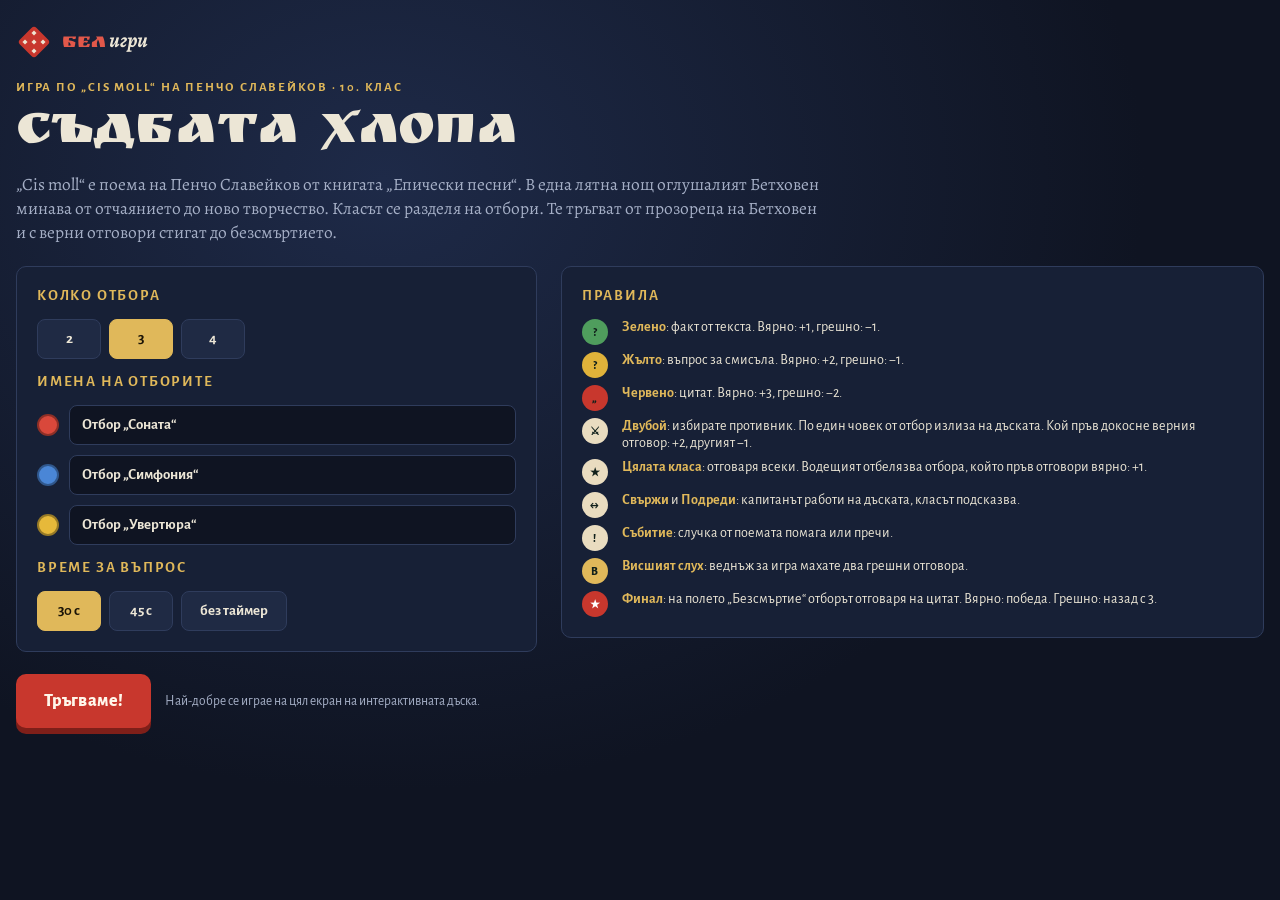
<file: cis-moll/index.html>
<!doctype html>
<html lang="bg">
<head>
<meta charset="utf-8">
<meta name="viewport" content="width=device-width,initial-scale=1,viewport-fit=cover">
<title>Съдбата хлопа · „Cis moll“</title>
<meta name="description" content="Игра за класа по поемата „Cis moll“ на Пенчо Славейков: отбори, зар, въпроси и цитати. 10. клас.">
<link rel="icon" href="/favicon.svg" type="image/svg+xml">
<link rel="preconnect" href="https://fonts.googleapis.com">
<link rel="preconnect" href="https://fonts.gstatic.com" crossorigin>
<link rel="stylesheet" href="https://fonts.googleapis.com/css2?family=Ruslan+Display&family=Alegreya:ital,wght@0,500;0,700;1,500&family=Alegreya+Sans:wght@400;500;700;800&display=swap">
<style>
/* Layout: one-screen game for a classroom board. Map on the left, teams on the right, cards open over the map. */
:root {
  --ink: #0f1422;          /* summer night */
  --panel: #172036;
  --panel-2: #1f2a44;
  --line: #2f3c5c;
  --linen: #ece6d6;        /* text */
  --muted: #a5afc6;
  --brass: #e0b85a;        /* accent: candle light on the piano */
  --flag: #c8372d;
  --q-green: #4f9d5d;
  --q-yellow: #e0b23a;
  --q-red: #c8372d;
  --ok: #5fbf72;
  --bad: #e2584a;
  --font-display: "Ruslan Display", "Alegreya", Georgia, serif;
  --font-text: "Alegreya", Georgia, "Times New Roman", serif;
  --font-ui: "Alegreya Sans", "Segoe UI", Arial, sans-serif;
  --t1: #d9483b; --t2: #4a86d6; --t3: #e6b93a; --t4: #63b86e;
  color-scheme: dark;
}
html, body { height: 100%; }
body {
  background: radial-gradient(ellipse at 30% 20%, #1e2a48 0%, var(--ink) 60%) fixed, var(--ink);
  color: var(--linen);
  font-family: var(--font-ui);
  font-size: clamp(15px, 1.15vw, 20px);
  padding-left: max(16px, env(safe-area-inset-left, 0px));
  padding-right: max(16px, env(safe-area-inset-right, 0px));
  padding-block: 12px;
  box-sizing: border-box;
  overflow-x: hidden;
}
*, *::before, *::after { box-sizing: border-box; }
button { font: inherit; color: inherit; cursor: pointer; }
button:focus-visible, input:focus-visible { outline: 3px solid var(--brass); outline-offset: 2px; }
h1, h2, h3 { text-wrap: balance; margin: 0; }

/* ---------- setup ---------- */
#setup { max-width: 1360px; margin: 0 auto; display: grid; gap: 22px; padding-block: 12px; }
.title-block { display: grid; gap: 10px; }
.title-block .eyebrow { font-family: var(--font-ui); text-transform: uppercase; letter-spacing: .14em; color: var(--brass); font-weight: 700; font-size: .85em; }
.title-block h1 { font-family: var(--font-display); font-weight: 400; font-size: clamp(2.2rem, 4.4vw, 4.2rem); line-height: 1; color: var(--linen); }
.title-block p { font-family: var(--font-text); font-size: 1.15em; color: var(--muted); max-width: 90ch; margin: 0; }
.setup-grid { display: grid; grid-template-columns: 1fr 1.35fr; gap: 24px; align-items: start; }
.box { background: var(--panel); border: 1px solid var(--line); border-radius: 10px; padding: 20px; display: grid; gap: 14px; min-width: 0; }
.box h2 { font-family: var(--font-ui); font-size: 1em; text-transform: uppercase; letter-spacing: .12em; color: var(--brass); }
.seg { display: flex; gap: 8px; flex-wrap: wrap; }
.seg button { padding: 10px 18px; border-radius: 8px; border: 1px solid var(--line); background: var(--panel-2); font-weight: 700; min-width: 64px; }
.seg button[aria-pressed="true"] { background: var(--brass); color: #1b1407; border-color: var(--brass); }
.team-inputs { display: grid; gap: 10px; }
.team-row { display: flex; align-items: center; gap: 10px; }
.team-row .flag-dot { width: 22px; height: 22px; border-radius: 50%; flex: none; border: 2px solid rgba(0,0,0,.35); }
.team-row input { flex: 1; min-width: 0; padding: 10px 12px; border-radius: 8px; border: 1px solid var(--line); background: var(--ink); color: var(--linen); font: inherit; font-weight: 700; }
.rules { margin: 0; padding: 0; list-style: none; display: grid; gap: 7px; font-size: .95em; color: var(--linen); }
.rules li { display: grid; grid-template-columns: 30px 1fr; gap: 10px; align-items: start; }
.rules .chip { width: 26px; height: 26px; border-radius: 50%; display: grid; place-items: center; font-weight: 800; font-size: .8em; color: #10201b; }
.rules b { color: var(--brass); font-weight: 700; }
.primary { background: var(--flag); color: #fff6ea; border: 0; border-radius: 10px; padding: 16px 28px; font-weight: 800; font-size: 1.2em; letter-spacing: .02em; box-shadow: 0 6px 0 #7f1f19; transition: transform .1s, box-shadow .1s; }
.primary:active { transform: translateY(4px); box-shadow: 0 2px 0 #7f1f19; }
.secondary { background: transparent; border: 1px solid var(--line); border-radius: 8px; padding: 9px 14px; font-weight: 700; color: var(--linen); }
.start-row { display: flex; gap: 14px; align-items: center; flex-wrap: wrap; }
.note { color: var(--muted); font-size: .9em; }

/* ---------- game ---------- */
#game { height: 100%; display: grid; grid-template-columns: minmax(0, 1fr) clamp(260px, 22vw, 360px); gap: 16px; }
.board-wrap { min-width: 0; display: grid; grid-template-rows: auto 1fr auto; gap: 8px; min-height: 0; }
.topbar { display: flex; align-items: baseline; justify-content: space-between; gap: 12px; flex-wrap: wrap; }
.topbar h1 { font-family: var(--font-display); font-weight: 400; font-size: clamp(1.4rem, 2.4vw, 2.3rem); }
.topbar .tools { display: flex; gap: 8px; flex-wrap: wrap; }
.board { min-height: 0; display: grid; place-items: center; background: var(--panel); border: 1px solid var(--line); border-radius: 12px; overflow: hidden; }
.board svg { width: 100%; height: 100%; max-height: 100%; display: block; }
.legend { display: flex; gap: 14px; flex-wrap: wrap; font-size: .85em; color: var(--muted); }
.legend span { display: inline-flex; align-items: center; gap: 6px; }
.legend i { width: 14px; height: 14px; border-radius: 50%; display: inline-block; }

.side { display: grid; grid-template-rows: auto auto 1fr; gap: 12px; min-height: 0; min-width: 0; }
.turn-box { background: var(--panel); border: 1px solid var(--line); border-radius: 12px; padding: 16px; display: grid; gap: 12px; justify-items: center; text-align: center; }
.turn-label { font-size: .8em; text-transform: uppercase; letter-spacing: .14em; color: var(--muted); }
.turn-name { font-family: var(--font-text); font-weight: 700; font-size: 1.5em; line-height: 1.1; }
.dice { width: 112px; height: 112px; border-radius: 18px; background: #f3ead6; border: 0; display: grid; grid-template-columns: repeat(3, 1fr); grid-template-rows: repeat(3, 1fr); padding: 16px; box-shadow: 0 7px 0 #b7a986, 0 10px 24px rgba(0,0,0,.4); transition: transform .1s; }
.dice:active { transform: translateY(4px); box-shadow: 0 3px 0 #b7a986; }
.dice:disabled { opacity: .45; cursor: default; }
.dice .pip { width: 18px; height: 18px; border-radius: 50%; background: #1d1a14; place-self: center; visibility: hidden; }
.dice .pip.on { visibility: visible; }
.dice.rolling { animation: shake .5s linear; }
@keyframes shake { 0%{transform:rotate(0)} 25%{transform:rotate(-14deg)} 50%{transform:rotate(12deg)} 75%{transform:rotate(-8deg)} 100%{transform:rotate(0)} }
.dice-hint { font-size: .9em; color: var(--muted); min-height: 1.3em; }

.teams { display: grid; gap: 8px; }
.team-card { display: grid; grid-template-columns: 14px 1fr auto; gap: 10px; align-items: center; background: var(--panel); border: 1px solid var(--line); border-radius: 10px; padding: 10px 12px; }
.team-card.active { border-color: var(--brass); box-shadow: inset 0 0 0 1px var(--brass); }
.team-card .bar { width: 14px; height: 100%; min-height: 34px; border-radius: 4px; }
.team-card .nm { font-weight: 700; line-height: 1.15; min-width: 0; overflow-wrap: anywhere; }
.team-card .meta { font-size: .8em; color: var(--muted); display: flex; gap: 8px; flex-wrap: wrap; }
.team-card .pos { font-variant-numeric: tabular-nums; font-weight: 800; font-size: 1.2em; color: var(--brass); }
.log { background: var(--panel); border: 1px solid var(--line); border-radius: 12px; padding: 12px 14px; overflow: auto; min-height: 80px; }
.log h3 { font-size: .8em; text-transform: uppercase; letter-spacing: .14em; color: var(--muted); margin-bottom: 6px; }
.log ol { list-style: none; padding: 0; margin: 0; display: grid; gap: 6px; font-size: .9em; }
.log li:first-child { color: var(--linen); }
.log li { color: var(--muted); }

/* svg pieces */
.cell-circle { stroke: #0b1512; stroke-width: 3; }
.cell-icon { fill: #10201b; font-family: var(--font-ui); font-weight: 800; font-size: 22px; text-anchor: middle; dominant-baseline: central; pointer-events: none; }
.station-label { font-family: var(--font-ui); font-weight: 700; font-size: 17px; letter-spacing: .08em; text-transform: uppercase; fill: var(--linen); }
.station-bg { fill: var(--ink); opacity: .82; }
.token { transition: transform .22s ease-out; }
.token circle { stroke: #0b1512; stroke-width: 3; }
.token text { font-family: var(--font-ui); font-weight: 800; font-size: 16px; fill: #0b1512; text-anchor: middle; dominant-baseline: central; }
.token.active circle { stroke: #fff6ea; stroke-width: 4; }

/* ---------- overlay card ---------- */
.overlay { position: fixed; inset: 0; background: rgba(6, 12, 10, .78); display: grid; place-items: center; padding: 16px; padding-left: max(16px, env(safe-area-inset-left, 0px)); padding-right: max(16px, env(safe-area-inset-right, 0px)); z-index: 20; overflow: auto; }
.card { width: min(1200px, 100%); background: #f3ead6; color: #1d1a14; border-radius: 14px; padding: clamp(18px, 2.4vw, 40px); display: grid; gap: clamp(14px, 1.6vw, 24px); box-shadow: 0 20px 60px rgba(0,0,0,.55); position: relative; }
.card-head { display: flex; justify-content: space-between; align-items: center; gap: 12px; flex-wrap: wrap; }
.kind { display: inline-flex; align-items: center; gap: 10px; font-weight: 800; text-transform: uppercase; letter-spacing: .12em; font-size: .9em; }
.kind i { width: 18px; height: 18px; border-radius: 50%; display: inline-block; }
.who { font-weight: 800; display: inline-flex; gap: 12px; align-items: center; font-size: clamp(1.4rem, 2.4vw, 2.4rem); line-height: 1.1; }
.who i { width: .8em; height: .8em; border-radius: 50%; display: inline-block; flex: none; }
.q-text { font-family: var(--font-text); font-weight: 700; font-size: clamp(1.4rem, 2.6vw, 2.6rem); line-height: 1.2; text-wrap: balance; }
.q-quote { font-family: var(--font-text); font-style: italic; font-weight: 500; font-size: clamp(1.5rem, 2.8vw, 2.8rem); line-height: 1.25; border-left: 6px solid var(--q-red); padding-left: .6em; }
.q-sub { font-weight: 700; color: #5a5242; font-size: 1.1em; }
.options { display: grid; grid-template-columns: 1fr 1fr; gap: 14px; }
.opt { text-align: left; background: #fffaf0; border: 2px solid #d9cdb2; border-radius: 12px; padding: 18px 20px; font-size: clamp(1.05rem, 1.7vw, 1.6rem); font-weight: 700; color: #1d1a14; display: flex; gap: 14px; align-items: center; min-height: 76px; }
.opt .ltr { width: 40px; height: 40px; border-radius: 50%; background: #1d1a14; color: #f3ead6; display: grid; place-items: center; flex: none; font-size: .85em; }
.opt:hover:not(:disabled) { border-color: #1d1a14; }
.opt:disabled { cursor: default; }
.opt.correct { background: #d7efd9; border-color: #2f8a44; }
.opt.wrong { background: #f6d3cd; border-color: #b23a2c; }
.opt.gone { opacity: .25; }
.timer { height: 10px; background: #e2d7bd; border-radius: 6px; overflow: hidden; }
.timer > div { height: 100%; background: #1d1a14; width: 100%; transition: width 1s linear; }
.timer.low > div { background: var(--q-red); }
.card-foot { display: flex; gap: 12px; justify-content: space-between; align-items: center; flex-wrap: wrap; }
.btn-dark { background: #1d1a14; color: #f3ead6; border: 0; border-radius: 10px; padding: 14px 26px; font-weight: 800; font-size: 1.1em; }
.btn-ghost { background: transparent; color: #1d1a14; border: 2px solid #1d1a14; border-radius: 10px; padding: 12px 20px; font-weight: 800; }
.btn-ghost:disabled { opacity: .35; cursor: default; }
.verdict { display: grid; gap: 8px; background: #fffaf0; border-radius: 12px; padding: 16px 20px; border: 2px solid #d9cdb2; }
.verdict .v-title { font-weight: 800; font-size: 1.3em; }
.verdict .v-title.ok { color: #2f8a44; }
.verdict .v-title.bad { color: #b23a2c; }
.verdict .v-note { font-family: var(--font-text); font-size: 1.15em; line-height: 1.4; }
.verdict .v-ch { font-size: .9em; color: #6b624f; font-weight: 700; }

/* duel */
.duel { display: grid; grid-template-columns: 1fr 1fr; gap: 18px; }
.duel-side { border-radius: 12px; padding: 14px; display: grid; gap: 10px; border: 4px solid; background: #fffaf0; }
.duel-side h3 { font-size: 1.1em; display: flex; justify-content: space-between; gap: 8px; }
.duel-side .options { grid-template-columns: 1fr; gap: 10px; }
.duel-side .opt { min-height: 60px; padding: 12px 14px; font-size: clamp(1rem, 1.4vw, 1.35rem); }
.pick-row { display: flex; gap: 12px; flex-wrap: wrap; }
.pick-row button { border: 0; border-radius: 10px; padding: 16px 22px; font-weight: 800; font-size: 1.1em; color: #10201b; }

/* match & order */
.match { display: grid; grid-template-columns: 1fr 1fr; gap: 14px 28px; }
.match .col { display: grid; gap: 12px; align-content: start; }
.m-item { background: #fffaf0; border: 2px solid #d9cdb2; border-radius: 12px; padding: 14px 16px; font-weight: 700; font-size: clamp(1rem, 1.5vw, 1.4rem); text-align: left; min-height: 64px; display: flex; align-items: center; gap: 12px; color: #1d1a14; }
.m-item .tag { width: 30px; height: 30px; border-radius: 50%; flex: none; display: grid; place-items: center; font-size: .8em; color: #fff; background: #b8ad93; }
.m-item.sel { border-color: #1d1a14; box-shadow: 0 0 0 3px #1d1a14 inset; }
.m-item.ok { background: #d7efd9; border-color: #2f8a44; }
.m-item.bad { background: #f6d3cd; border-color: #b23a2c; }
.order-list { display: grid; gap: 12px; }
.m-item .num { width: 34px; height: 34px; border-radius: 50%; display: grid; place-items: center; flex: none; background: #e2d7bd; color: #1d1a14; font-weight: 800; }
.m-item .num.set { background: #1d1a14; color: #f3ead6; }

/* event & win */
.event-title { font-family: var(--font-display); font-weight: 400; font-size: clamp(1.8rem, 3.6vw, 3.4rem); line-height: 1.05; }
.event-text { font-family: var(--font-text); font-size: clamp(1.2rem, 2vw, 1.9rem); line-height: 1.35; }
.fx { font-weight: 800; font-size: 1.3em; color: #7f1f19; }
.win-title { font-family: var(--font-display); font-weight: 400; font-size: clamp(2.2rem, 5vw, 4.6rem); line-height: 1.02; }
.stats { display: grid; gap: 8px; }
.stats div { display: flex; justify-content: space-between; gap: 12px; border-bottom: 1px solid #d9cdb2; padding-block: 6px; font-weight: 700; font-variant-numeric: tabular-nums; }

@media (max-width: 900px) {
  #game { grid-template-columns: 1fr; height: auto; }
  .setup-grid { grid-template-columns: 1fr; }
  .options, .duel, .match { grid-template-columns: 1fr; }
}
@media (prefers-reduced-motion: reduce) {
  .token { transition: none; }
  .dice.rolling { animation: none; }
  .timer > div { transition: none; }
}
[hidden] { display: none !important; }
body { margin: 0; }
/* site logo, same as on beligri.org pages */
.logo { justify-self: start; display: inline-flex; align-items: center; gap: 10px; color: var(--linen); text-decoration: none; margin-bottom: 10px; }
.logo-mark { width: 36px; height: 36px; flex: none; transition: transform .35s cubic-bezier(.3,1.6,.5,1); }
.logo:hover .logo-mark { transform: rotate(90deg); }
.logo-word { font-size: 1.3rem; line-height: 1; }
.logo-word b { font-family: var(--font-display); font-weight: 400; color: #e2584a; }
.logo-word i { font-family: var(--font-text); font-weight: 700; }
</style>
</head>
<body>
<!-- ============ SETUP ============ -->
<section id="setup">
  <div class="title-block">
    <a class="logo" href="/" aria-label="БЕЛ игри, към началото"><svg class="logo-mark" viewBox="0 0 40 40" aria-hidden="true"><rect x="7" y="7" width="26" height="26" rx="4" transform="rotate(45 20 20)" fill="#c8372d"/><g fill="#efe6d2"><rect x="18" y="18" width="4" height="4" transform="rotate(45 20 20)"/><rect x="18" y="8" width="4" height="4" transform="rotate(45 20 10)"/><rect x="18" y="28" width="4" height="4" transform="rotate(45 20 30)"/><rect x="8" y="18" width="4" height="4" transform="rotate(45 10 20)"/><rect x="28" y="18" width="4" height="4" transform="rotate(45 30 20)"/></g></svg><span class="logo-word"><b>БЕЛ</b> <i>игри</i></span></a>
    <span class="eyebrow">Игра по „Cis moll“ на Пенчо Славейков · 10. клас</span>
    <h1>Съдбата хлопа</h1>
    <p>„Cis moll“ е поема на Пенчо Славейков от книгата „Епически песни“. В една лятна нощ оглушалият Бетховен минава от отчаянието до ново творчество. Класът се разделя на отбори. Те тръгват от прозореца на Бетховен и с верни отговори стигат до безсмъртието.</p>
  </div>
  <div class="setup-grid">
    <div class="box">
      <h2>Колко отбора</h2>
      <div class="seg" id="countSeg" role="group" aria-label="Брой отбори">
        <button type="button" data-n="2" aria-pressed="false">2</button>
        <button type="button" data-n="3" aria-pressed="true">3</button>
        <button type="button" data-n="4" aria-pressed="false">4</button>
      </div>
      <h2>Имена на отборите</h2>
      <div class="team-inputs" id="teamInputs"></div>
      <h2>Време за въпрос</h2>
      <div class="seg" id="timeSeg" role="group" aria-label="Време за въпрос">
        <button type="button" data-t="30" aria-pressed="true">30 с</button>
        <button type="button" data-t="45" aria-pressed="false">45 с</button>
        <button type="button" data-t="0" aria-pressed="false">без таймер</button>
      </div>
    </div>
    <div class="box">
      <h2>Правила</h2>
      <ul class="rules">
        <li><span class="chip" style="background:var(--q-green)">?</span><span><b>Зелено</b>: факт от текста. Вярно: +1, грешно: −1.</span></li>
        <li><span class="chip" style="background:var(--q-yellow)">?</span><span><b>Жълто</b>: въпрос за смисъла. Вярно: +2, грешно: −1.</span></li>
        <li><span class="chip" style="background:var(--q-red)">„</span><span><b>Червено</b>: цитат. Вярно: +3, грешно: −2.</span></li>
        <li><span class="chip" style="background:#e9dcc0">⚔</span><span><b>Двубой</b>: избирате противник. По един човек от отбор излиза на дъската. Кой пръв докосне верния отговор: +2, другият −1.</span></li>
        <li><span class="chip" style="background:#e9dcc0">★</span><span><b>Цялата класа</b>: отговаря всеки. Водещият отбелязва отбора, който пръв отговори вярно: +1.</span></li>
        <li><span class="chip" style="background:#e9dcc0">↔</span><span><b>Свържи</b> и <b>Подреди</b>: капитанът работи на дъската, класът подсказва.</span></li>
        <li><span class="chip" style="background:#e9dcc0">!</span><span><b>Събитие</b>: случка от поемата помага или пречи.</span></li>
        <li><span class="chip" style="background:var(--brass)">В</span><span><b>Висшият слух</b>: веднъж за игра махате два грешни отговора.</span></li>
        <li><span class="chip" style="background:var(--flag);color:#fff">★</span><span><b>Финал</b>: на полето „Безсмъртие“ отборът отговаря на цитат. Вярно: победа. Грешно: назад с 3.</span></li>
      </ul>
    </div>
  </div>
  <div class="start-row">
    <button type="button" class="primary" id="startBtn">Тръгваме!</button>
    <span class="note">Най-добре се играе на цял екран на интерактивната дъска.</span>
  </div>
</section>

<!-- ============ GAME ============ -->
<section id="game" hidden>
  <div class="board-wrap">
    <div class="topbar">
      <h1>Съдбата хлопа</h1>
      <div class="tools">
        <button type="button" class="secondary" id="fsBtn">Цял екран</button>
        <button type="button" class="secondary" id="rulesBtn">Правила</button>
        <button type="button" class="secondary" id="newBtn">Нова игра</button>
      </div>
    </div>
    <div class="board"><svg id="boardSvg" viewBox="0 0 1000 600" role="img" aria-label="Игрално поле: пътят от прозореца на Бетховен до безсмъртието"></svg></div>
    <div class="legend">
      <span><i style="background:var(--q-green)"></i>факт</span>
      <span><i style="background:var(--q-yellow)"></i>смисъл</span>
      <span><i style="background:var(--q-red)"></i>цитат</span>
      <span><i style="background:#e9dcc0"></i>двубой · цялата класа · свържи · подреди · събитие</span>
    </div>
  </div>
  <aside class="side">
    <div class="turn-box">
      <span class="turn-label">На ход е</span>
      <span class="turn-name" id="turnName"></span>
      <button type="button" class="dice" id="dice" aria-label="Хвърли зара"></button>
      <span class="dice-hint" id="diceHint">Докоснете зара</span>
    </div>
    <div class="teams" id="teamList"></div>
    <div class="log"><h3>Какво стана</h3><ol id="log"></ol></div>
  </aside>
</section>

<div class="overlay" id="overlay" hidden><div class="card" id="card"></div></div>

<script>
/* =====================================================================
   ВЪПРОСИ. Добавяйте нови въпроси тук.
   t: 'g' зелено (факт), 'y' жълто (смисъл), 'r' червено (цитат)
   q: въпрос; quote: цитат (само за червени); o: 4 отговора; a: номер на верния (0–3)
   n: кратко обяснение; ch: част от поемата
   ===================================================================== */
const QUESTIONS = [
  // ---- Заглавие, мото, автор
  { t:'g', k:['zaglavie'], q:'Какво означава заглавието „Cis moll“?', o:['До диез минор: музикална тоналност','Името на ученика на Бетховен','„Тъжна песен“ на латински','Името на града, в който живее Бетховен'], a:0, n:'Cis moll е тоналността до диез минор. В нея е „Лунната соната“ на Бетховен.', ch:'Заглавието' },
  { t:'g', k:['moto'], q:'На какъв език е мотото на поемата?', o:['На немски','На латински','На френски','На италиански'], a:0, n:'„So pocht das Schicksal an die Pforte.“ означава „Така съдбата хлопа на портата“. Думите се приписват на Бетховен.', ch:'Мотото' },
  { t:'g', k:['kniga'], q:'В коя книга на Пенчо Славейков е поемата „Cis moll“?', o:['„Епически песни“','„Кървава песен“','„Сън за щастие“','„На Острова на блажените“'], a:0, n:'В „Епически песни“ Славейков пише за велики творци и за силата на човешкия дух.', ch:'Авторът и творбата' },
  { t:'g', k:['misal'], q:'С кой литературен кръг е свързан Пенчо Славейков?', o:['„Мисъл“','„Хиперион“','„Стрелец“','„Златорог“'], a:0, n:'В кръга „Мисъл“ са Пенчо Славейков, д-р Кръстьо Кръстев, Пейо Яворов и Петко Тодоров. За тях в центъра е личността.', ch:'Авторът и творбата' },
  { t:'g', k:['geroj'], q:'Кой е героят на поемата?', o:['Бетховен','Моцарт','Шопен','Омир'], a:0, n:'Великият композитор е оглушал. Поемата разказва една негова нощ.', ch:'Авторът и творбата' },

  // ---- Нощта и роялът
  { t:'g', k:['noshta'], q:'Каква е нощта в началото на поемата?', o:['Ясна лятна нощ със звезди','Зимна нощ с виелица','Есенна нощ с дъжд','Пролетна нощ с гръмотевици'], a:0, n:'„Таинствена и чудна лятна нощ“, над „сънний мир“ сияят „рой трепетни звездици“.', ch:'Началото: нощта' },
  { t:'g', k:['prozorec'], q:'Какво прави Бетховен в началото?', o:['Отмахва завесите и застава пред отворения прозорец','Свири на роял пред публика','Пише писмо до приятел','Разговаря с ученика си'], a:0, n:'„Отмахна той завесите и тихо застана пред отворений прозорец.“', ch:'Началото: нощта' },
  { t:'g', k:['royal'], q:'Какво става, когато Бетховен сяда пред рояла за първи път?', o:['Звуците прекъсват и той отпуска ръце','Изсвирва цялата соната','Роялът е заключен','Ученикът го спира'], a:0, n:'„Разсипаха се звуци бурен вихър и трепнаха прекъснати.“ После той навежда „смъртно бледен лик“.', ch:'Началото: роялът' },
  { t:'y', k:['mrak'], q:'Защо Бетховен не вижда красотата на ясната нощ?', o:['Мракът е в душата му','Небето е облачно','Той е сляп','Заспал е до прозореца'], a:0, n:'„Нощта бе ясна, но злокобен мрак се сбираше Бетховену в душата…“', ch:'Началото: нощта' },
  { t:'y', k:['mrak'], q:'Какъв контраст има в началото на поемата?', o:['Светлата нощ навън и мракът в душата на героя','Шумният град и тихото село','Богатият дом и бедната улица','Младият ученик и старият учител'], a:0, n:'Светът е спокоен и красив, а в героя се събира „злокобен мрак“.', ch:'Началото: нощта' },

  // ---- Отчаянието
  { t:'g', k:['slepec'], q:'С кого се сравнява Бетховен в отчаянието си?', o:['Със слепец','С птица в клетка','С моряк в буря','С изгнаник'], a:0, n:'„Слепецът няма слънцето да види.“ За него звуците на музиката са като лъчите на слънцето.', ch:'Монологът: отчаянието' },
  { t:'y', k:['chest'], q:'Защо глухотата е особено жестока за Бетховен?', o:['Той е композитор, творец на хармонията','Не може да говори с хората','Губи всичките си приятели','Остава без пари'], a:0, n:'Призракът на неговата чест му се смее: „Творецът на хармонията — глух!“', ch:'Монологът: отчаянието' },
  { t:'y', k:['pokoj'], q:'Какъв покой иска отначало душата на Бетховен?', o:['Покоя на гроба, където съдбата не хлопа','Покой сред природата','Сън до сутринта','Тишина, за да твори'], a:0, n:'„…покой във гроба — на чиито двери няма съдбата ни да хлопа, ни зове!“', ch:'Монологът: отчаянието' },
  { t:'y', k:['moto'], q:'Как мотото е свързано с поемата?', o:['Глухотата е ударът на съдбата, която хлопа на вратата на Бетховен','Мотото описва лятната нощ','Мотото е посвещение на ученика','Мотото е заглавието на сонатата'], a:0, n:'В монолога Бетховен мечтае за гроба, „на чиито двери няма съдбата ни да хлопа“.', ch:'Мотото' },

  // ---- Обратът
  { t:'g', k:['genij'], q:'Какво отблъсква удара на смъртта?', o:['Геният, хранителят на душата','Ученикът','Звездите','Една молитва'], a:0, n:'„Но геният, хранител на душата, отблъсна властно удара…“', ch:'Обратът' },
  { t:'y', k:['malodushie'], q:'Как Бетховен нарича мисълта, че смъртта е избавление?', o:['Малодушие','Мъдрост','Смелост','Съдба'], a:0, n:'„В смъртта покой?! Дали не малодушье за него с своя милкав глас ми шепне?“', ch:'Обратът' },
  { t:'g', k:['omir'], q:'Кой велик слепец си спомня Бетховен?', o:['Омир','Милтън','Хораций','Сократ'], a:0, n:'„Сляп бил си ти! И Омир бил е сляп“, но „едничък само той е виждал ясно“.', ch:'Обратът: Омир' },
  { t:'y', k:['omir'], q:'Какво доказва за Бетховен примерът на Омир?', o:['Истинският поглед идва от душата, не от очите','Слепотата убива таланта','Поетите са по-силни от музикантите','Старите времена са по-добри'], a:0, n:'„Не из очите погледът излиза, а на душата из Света Светих.“', ch:'Обратът: Омир' },

  // ---- Възраждането
  { t:'y', k:['visshsluh'], q:'Какво е „Висший Слух“ в поемата?', o:['Вътрешният, духовният слух на твореца','Слухът на публиката','Слухът на ученика','Лекарство за глухота'], a:0, n:'Загубата „на единий слух“ не убива идеала, „когато него Висший Слух поддържа“.', ch:'Възраждането' },
  { t:'y', k:['stradanie'], q:'Какво намира Бетховен в страданието?', o:['Нови звукове за нови чувства','Причина да спре да твори','Само болка','Покой'], a:0, n:'„И само в него ази ще намеря за нови чувства нови звукове…“', ch:'Възраждането' },
  { t:'g', k:['tvorenie'], q:'Към какво се връща Бетховен, след като се възражда?', o:['Към изоставеното си творение','Към писмата си','Към прозореца','Към леглото си'], a:0, n:'„…той сафърленото свое творение отново залови — и се забрави, и забрави всичко…“', ch:'Възраждането' },

  // ---- Ученикът и финалът
  { t:'g', k:['uchenik'], q:'Кой влиза тихо в стаята, докато Бетховен свири?', o:['Един от младите му ученици','Неговият брат','Лекарят','Издателят му'], a:0, n:'Бетховен не го забелязва: той е потънал в своята „забрава“.', ch:'Ученикът' },
  { t:'y', k:['uchenik'], q:'Защо ученикът не разбира новата музика?', o:['Тя нарушава познатите правила за форма и строй','Той също е глух','Музиката е твърде тиха','Не обича Бетховен'], a:0, n:'Той мисли, че учителят е загубил „паметта за формата и строя“. Новото изкуство му изглежда като безумие.', ch:'Ученикът' },
  { t:'y', k:['prometej'], q:'Защо Бетховен е сравнен с Прометей?', o:['Дава на хората небесния огън на изкуството','Открадва огън само за себе си','Бунтува се срещу хората','Живее на висока планина'], a:0, n:'„Ти сне от небесата пламък Прометеев да го запалиш в хорските сърца и възгорени, да ги възвисиш.“', ch:'Финалът: гласът на съзнанието' },
  { t:'y', k:['bezsmartie'], q:'Как творецът ще живее след смъртта според финала?', o:['В сърцата на хората, чрез творбите си','В паметниците по площадите','Само в спомена на семейството си','Никак: смъртта е краят'], a:0, n:'„И в тях сърца, един през векове, ти ще живейш безсмъртен в смъртний мир.“', ch:'Финалът: гласът на съзнанието' },
  { t:'y', k:['ideya'], q:'Каква е основната идея на поемата?', o:['Великата личност превъзмогва страданието и твори','Съдбата винаги е по-силна от човека','Изкуството е лесно за истинския талант','Ученикът е по-мъдър от учителя'], a:0, n:'Бетховен минава от отчаяние до ново творчество. Страданието става извор на изкуството.', ch:'Цялата поема' },
  { t:'y', k:['lichno'], q:'Защо темата е близка до самия Пенчо Славейков?', o:['Той също боледува тежко и превъзмогва страданието с творчество','Той също е композитор','Учил е при Бетховен','Бил е глух'], a:0, n:'Като младеж Славейков заболява тежко и цял живот ходи трудно, с бастун. Но не спира да твори.', ch:'Авторът и творбата' },

  // ---- Анализ: жанр, конфликт, композиция, средства
  { t:'g', k:['zhanr'], q:'Към какъв жанр принадлежи „Cis moll“?', o:['Лиро-епическа поема','Разказ','Ода','Комедия'], a:0, n:'Има сюжет и герой като в епоса, но и силни чувства и размисли като в лириката. Затова е лиро-епическа поема.', ch:'Анализ: жанр' },
  { t:'y', k:['zhanr'], q:'Какво прави „Cis moll“ лиро-епическа творба?', o:['Има сюжет за една нощ на Бетховен и много чувства и размисли','Има само чувства, без събития','Има само диалози, като пиеса','Написана е в проза'], a:0, n:'Епосът дава случката: нощта, роялът, ученикът. Лириката дава отчаянието, съмненията и възраждането.', ch:'Анализ: жанр' },
  { t:'g', k:['stih'], q:'Какъв е стихът на поемата?', o:['Неримуван стих (бял стих)','Римуван с кръстосана рима','Римуван с двойна рима','Проза'], a:0, n:'Стиховете не се римуват: „Отмахна той завесите и тихо застана пред отворений прозорец.“', ch:'Анализ: стих' },
  { t:'y', k:['konflikt'], q:'Кой е основният конфликт в поемата?', o:['Между твореца и съдбата: глухотата срещу волята за творчество','Между Бетховен и властта','Между двама композитори','Между Бетховен и семейството му'], a:0, n:'Съдбата „хлопа“ с глухотата. Духът на твореца отговаря с нови звукове.', ch:'Анализ: конфликт' },
  { t:'y', k:['konflikt'], q:'Какъв е конфликтът според това къде се развива?', o:['Предимно вътрешен: в душата на Бетховен','Само външен: бой между хора','Конфликт между два народа','Няма конфликт'], a:0, n:'Борбата е между отчаянието и „всемогъщий дух“ в самия герой.', ch:'Анализ: конфликт' },
  { t:'y', k:['uchenik','tolpa'], q:'Какъв втори конфликт показва сцената с ученика?', o:['Между гения и хората, които не разбират новото в изкуството','Между учителя и ученика за пари','Между двама ученици','Между Бетховен и публиката в театъра'], a:0, n:'Ученикът чува в новата музика „изблик на безумье“. Новото изкуство изпреварва своето време.', ch:'Анализ: конфликт' },
  { t:'y', k:['tema'], q:'Коя е темата на поемата?', o:['Страданието на твореца и силата на изкуството','Любовта между двама млади','Войната и героизмът','Животът на село'], a:0, n:'Оглушалият композитор превръща страданието в ново творчество.', ch:'Анализ: тема' },
  { t:'y', k:['kompoziciya'], q:'Как е изградена композицията на поемата?', o:['От отчаянието през обрата до възраждането и безсмъртието','От щастието към гибелта','Като спомен от детството','Като поредица от писма'], a:0, n:'Нощта и мракът, монологът на отчаянието, Омир и „Не! Не!“, новата творба, ученикът и гласът на съзнанието.', ch:'Анализ: композиция' },
  { t:'g', k:['hronotop'], q:'Кога и къде се развива действието?', o:['За една лятна нощ, в стаята на Бетховен','За много години, в различни градове','През един зимен ден, в концертна зала','През една седмица, на път'], a:0, n:'Всичко става между прозореца и рояла в една нощ.', ch:'Анализ: време и място' },
  { t:'g', k:['monolog'], q:'Как научаваме мислите на Бетховен?', o:['От вътрешния му монолог','От писмата му','От разказа на ученика','От вестник'], a:0, n:'„И в мрачния му ум злокобни мисли се зароиха“, а после чуваме думите му: „За мене всичко свършено е вече!“', ch:'Анализ: повествование' },
  { t:'g', k:['sravnenie'], q:'Какво художествено средство е „тъй както искри изпод пепелта на току-що разровена жарава“?', o:['Сравнение','Олицетворение','Епитет','Хипербола'], a:0, n:'Мислите на Бетховен се сравняват с искри от разровена жарава.', ch:'Анализ: художествени средства' },
  { t:'g', k:['ritorichni'], q:'Какво художествено средство са въпросите „В смъртта покой?! Дали не малодушье…“?', o:['Риторични въпроси','Обръщение към читателя','Диалог','Ирония'], a:0, n:'Бетховен не чака отговор: с въпросите той спори със себе си и започва обратът.', ch:'Анализ: художествени средства' },
  { t:'g', k:['mit'], q:'Към кой мит препраща финалът на поемата?', o:['Към мита за Прометей','Към мита за Орфей','Към мита за Икар','Към мита за Сизиф'], a:0, n:'„Ти сне от небесата пламък Прометеев…“ Както Прометей дава огъня, така творецът дава изкуството.', ch:'Анализ: образи' },
  { t:'y', k:['zvezdi'], q:'Какво означава погледът на Бетховен „в звездни небеса“?', o:['Обрат от мрака към висшето, към духа','Той чака сутринта','Той търси пътя към дома','Той се страхува от бурята'], a:0, n:'Преди това той не вижда нищо в ясната нощ. Сега вдига чело към звездите и отхвърля мисълта за смъртта.', ch:'Анализ: образи' },
  { t:'y', k:['geroj'], q:'Какъв герой е Бетховен в поемата?', o:['Изключителна личност, която превъзмогва страданието','Обикновен човек, който се примирява','Смешен чудак','Злодей'], a:0, n:'Славейков обича да пише за велики личности. Тук геният побеждава съдбата чрез изкуството.', ch:'Анализ: образи' },
  { t:'y', k:['moto'], q:'Защо поемата има мото?', o:['То подсказва основния конфликт: съдбата хлопа на вратата на твореца','То е посвещение на ученика','То превежда заглавието','То описва нощта'], a:0, n:'В поемата Бетховен мечтае за гроба, „на чиито двери няма съдбата ни да хлопа“.', ch:'Анализ: мото' },

  // ---- Цитати (червени)
  { t:'r', k:['moto'], quote:'„So pocht das Schicksal an die Pforte.“', q:'Какво означава мотото?', o:['„Така съдбата хлопа на портата“','„Така звучи нощта“','„Музиката е вечна“','„Съдбата е сляпа“'], a:0, n:'Думите се приписват на Бетховен. В поемата съдбата „хлопа“ чрез глухотата.', ch:'Мотото' },
  { t:'r', k:['mrak'], quote:'„Нощта бе ясна, но злокобен мрак се сбираше Бетховену в душата…“', q:'Какво изразяват тези стихове?', o:['Контраста между светлия свят и мрака в героя','Буря, която наближава','Съня на Бетховен','Мислите на ученика'], a:0, n:'Затова той стои пред прозореца, но „нищо не съзре“.', ch:'Началото: нощта' },
  { t:'r', k:['slepec'], quote:'„Слепецът няма слънцето да види.“', q:'С какво Бетховен сравнява глухотата си?', o:['Със слепотата','С нощта','С гроба','С тишината'], a:0, n:'„Слепец! За мен залязоха навеки на слънцето лучите — с звуковете на музиката…“', ch:'Монологът: отчаянието' },
  { t:'r', k:['martvec'], quote:'„Аз доживях самичък да се видя мъртвец приживе.“', q:'Какво чувства Бетховен?', o:['Че е жив, но откъснат от живота','Че е болен и скоро ще умре','Че е остарял','Че е самотен в голямата къща'], a:0, n:'„Другите живеят с живота на творенията мои — и само ази зарад тях съм глух.“', ch:'Монологът: отчаянието' },
  { t:'r', k:['chest'], quote:'„Творецът на хармонията — глух!“', q:'Кой се смее така на Бетховен?', o:['Призракът на неговата чест','Ученикът','Публиката','Съзнанието'], a:0, n:'„И призракът на мойта чест жестока ме неотстъпно навсъде преследва със своя злобен и ужасен смях…“', ch:'Монологът: отчаянието' },
  { t:'r', k:['pokoj'], quote:'„Душа жаднее за покой — покой във гроба…“', q:'Какво желае Бетховен в отчаянието си?', o:['Смъртта','Почивка сред природата','Тишина за работа','Слава'], a:0, n:'В гроба съдбата няма „да хлопа, ни зове“.', ch:'Монологът: отчаянието' },
  { t:'r', k:['malodushie'], quote:'„В смъртта покой?! Дали не малодушье за него с своя милкав глас ми шепне?…“', q:'Какво показват тези въпроси?', o:['Началото на обрата: той се съмнява в мисълта за смъртта','Решението му да умре','Разговор с ученика','Молитва към Бога'], a:0, n:'Бетховен вече гледа „в звездни небеса“, а не в мрака.', ch:'Обратът' },
  { t:'r', k:['omir'], quote:'„Сляп бил си ти! И Омир бил е сляп…“', q:'Защо Бетховен си спомня Омир?', o:['Омир е велик творец въпреки слепотата','Омир е негов учител','Омир е писал за музика','Омир е бил глух'], a:0, n:'„…но в слепота от хилядите зрящи едничък само той е виждал ясно…“', ch:'Обратът: Омир' },
  { t:'r', k:['pogled'], quote:'„Не из очите погледът излиза, а на душата из Света Светих.“', q:'Какво означават тези думи?', o:['Истинското виждане идва от душата','Очите са по-важни от душата','Бетховен ще ослепее','Само в храма човек вижда ясно'], a:0, n:'Света Светих е най-святото място в храма. Тук: най-дълбокото в душата.', ch:'Обратът: Омир' },
  { t:'r', k:['duh'], quote:'„Не! Не! Живее всемогъщий дух — а с него аз в изкуството живея…“', q:'Какво става в този момент?', o:['Бетховен отхвърля отчаянието','Бетховен умира','Ученикът влиза в стаята','Бетховен затваря рояла'], a:0, n:'Това е върхът на обрата: от „всичко свършено е вече“ до „Живее всемогъщий дух“.', ch:'Възраждането' },
  { t:'r', k:['stradanie'], quote:'„…за нови чувства нови звукове — изкуството чрез тях да обновя…“', q:'Какво иска да направи Бетховен?', o:['Да обнови изкуството','Да се откаже от музиката','Да пише стихове','Да учи нови ученици'], a:0, n:'Страданието не го спира, а му дава нови звукове.', ch:'Възраждането' },
  { t:'r', k:['visota'], quote:'„Таз висота достигна, възродена в велика скръб, великата душа.“', q:'Откъде идва възраждането на Бетховен?', o:['От голямото страдание','От славата','От помощта на ученика','От съня'], a:0, n:'Великата душа се възражда точно чрез великата скръб.', ch:'Възраждането' },
  { t:'r', k:['zabrava'], quote:'„…и се забрави, и забрави всичко…“', q:'Какво става с Бетховен, докато свири?', o:['Отдава се изцяло на творбата си','Заспива пред рояла','Забравя мелодията','Губи паметта си'], a:0, n:'Затова не забелязва ученика, който влиза тихо в стаята.', ch:'Възраждането' },
  { t:'r', k:['lav'], quote:'„Рикание на гладен лъв в пустиня в тез звукове ехти.“', q:'Кой мисли така?', o:['Ученикът','Бетховен','Призракът на честта','Съзнанието'], a:0, n:'Ученикът е „сепнат от звуковете бурни на рояла“ и се пита: „Отде те идат?“', ch:'Ученикът' },
  { t:'r', k:['bezumie'], quote:'„Това не е ли изблик на безумье?“', q:'Какво се пита ученикът?', o:['Дали новата музика на учителя не е лудост','Дали самият той не е полудял','Дали нощта не е твърде тъмна','Дали да си тръгне'], a:0, n:'Той не разбира, че учителят създава нов закон за хармонията.', ch:'Ученикът' },
  { t:'r', k:['robshtesh'], quote:'„Ти на съдбата няма що да робщеш.“', q:'Кой говори тези думи на Бетховен?', o:['Тайното съзнание в душата му','Ученикът','Омир','Призракът на честта'], a:0, n:'Така говори „съзнанието тайно“ в душата на Бетховен, докато ученикът се съмнява.', ch:'Финалът: гласът на съзнанието' },
  { t:'r', k:['prometej'], quote:'„Ти сне от небесата пламък Прометеев да го запалиш в хорските сърца…“', q:'Какво е „пламък Прометеев“ тук?', o:['Изкуството, което творецът дава на хората','Огънят в камината','Звездите на небето','Свещта на масата'], a:0, n:'Прометей дава огъня на хората. Бетховен им дава музиката.', ch:'Финалът: гласът на съзнанието' },
  { t:'r', k:['bezsmartie'], quote:'„…ти ще живейш безсмъртен в смъртний мир.“', q:'С каква мисъл завършва поемата?', o:['Творецът е безсмъртен чрез творбите си','Всички хора са смъртни','Бетховен скоро ще умре','Музиката му ще бъде забравена'], a:0, n:'С тези думи завършва „Cis moll“: страданието води до безсмъртие.', ch:'Финалът: гласът на съзнанието' }
];

/* Свържи: по 4 двойки */
const MATCHES = [
  { k:['chest','bezumie','robshtesh'], title:'Свържете гласа с думите му', ch:'„Cis moll“', pairs:[
    ['Бетховен в отчаянието','„За мене всичко свършено е вече!“'], ['Призракът на честта','„Творецът на хармонията — глух!“'], ['Ученикът','„Това не е ли изблик на безумье?“'], ['Съзнанието','„Ти на съдбата няма що да робщеш.“'] ] },
  { k:['omir','prometej','zaglavie'], title:'Свържете името с мястото му в поемата', ch:'„Cis moll“', pairs:[
    ['Омир','слепият поет, който „е виждал ясно“'], ['Прометей','донесъл небесния пламък на хората'], ['Бетховен','оглушалият творец на хармонията'], ['Cis moll','тоналността на „Лунната соната“'] ] },
  { k:['mrak','visshsluh','pokoj'], title:'Свържете образа с това, което означава', ch:'„Cis moll“', pairs:[
    ['мракът в душата','отчаянието на Бетховен'], ['Висшият Слух','вътрешният слух на твореца'], ['покоят в гроба','бягство от съдбата чрез смъртта'], ['пламъкът Прометеев','изкуството, дадено на хората'] ] },
  { k:['sravnenie','ritorichni','mit'], title:'Свържете художественото средство с примера', ch:'Анализ: художествени средства', pairs:[
    ['сравнение','„тъй както искри изпод пепелта“'], ['риторичен въпрос','„Дали не малодушье…“'], ['контраст','ясната нощ и мракът в душата'], ['препратка към мит','„пламък Прометеев“'] ] }
];

/* Подреди: елементите са в правилния ред */
const ORDERS = [
  { k:['prozorec','royal','tvorenie'], title:'Подредете събитията в поемата', ch:'„Cis moll“', items:[
    'Бетховен застава пред отворения прозорец', 'Сяда пред рояла, но звуците прекъсват', 'Спомня си слепия Омир', 'Отново се захваща с творбата си', 'Ученикът влиза тихо в стаята' ] },
  { k:['pokoj','malodushie','duh'], title:'Подредете пътя на Бетховен от отчаянието до безсмъртието', ch:'„Cis moll“', items:[
    '„За мене всичко свършено е вече!“', '„Душа жаднее за покой — покой във гроба“', '„Дали не малодушье…“', '„Не! Не! Живее всемогъщий дух“', '„…ти ще живейш безсмъртен в смъртний мир.“' ] },
  { k:['lav','robshtesh'], title:'Подредете гласовете по реда, в който звучат в поемата', ch:'„Cis moll“', items:[
    'Бетховен: „Слепецът няма слънцето да види.“', 'Призракът на честта: „Творецът на хармонията — глух!“', 'Ученикът: „Рикание на гладен лъв в пустиня…“', 'Съзнанието: „Ти на съдбата няма що да робщеш.“' ] },
  { k:['kompoziciya'], title:'Подредете частите на композицията', ch:'Анализ: композиция', items:[
    'Лятната нощ и мракът в душата', 'Монологът на отчаянието', 'Обратът: Омир и „Не! Не!“', 'Новата творба и ученикът', 'Гласът на съзнанието: безсмъртие' ] }
];

/* Събития: move: полета (+/−), all: всички отбори, skip: пропуска ход, again: хвърля пак */
const EVENTS = [
  { title:'Съдбата хлопа', text:'Глухо чукане на портата. Пропускате следващия си ход.', fx:{ skip:1 } },
  { title:'Ясна лятна нощ', text:'Звездите светят над всички. Всички отбори вървят напред.', fx:{ all:1 } },
  { title:'Прекъснати звуци', text:'Ръцете падат от клавишите. Назад с 2.', fx:{ move:-2 } },
  { title:'Злокобен мрак', text:'Мракът се сбира в душата. Всички отбори се връщат с едно поле.', fx:{ all:-1 } },
  { title:'И Омир бил е сляп', text:'Слепият поет ви напомня, че душата вижда ясно. Вървите напред.', fx:{ move:2 } },
  { title:'Нови звукове', text:'Намерихте нови звукове за нови чувства. Хвърлете зара още веднъж!', fx:{ again:1 } },
  { title:'Геният отблъсна удара', text:'Сянката на смъртта отстъпва. Напред с 2.', fx:{ move:2 } },
  { title:'Малодушие', text:'Мисълта за покой ви изкуши. Назад с 1.', fx:{ move:-1 } },
  { title:'Ученикът се стряска', text:'„Това не е ли изблик на безумье?“ Назад с 1.', fx:{ move:-1 } },
  { title:'Пламъкът Прометеев', text:'Запалихте огъня в хорските сърца. Напред с 1.', fx:{ move:1 } }
];

/* ===================================================================== */
const TEAM_COLORS = ['var(--t1)','var(--t2)','var(--t3)','var(--t4)'];
const TEAM_HEX = ['#d9483b','#4a86d6','#e6b93a','#63b86e'];
const DEFAULT_NAMES = ['Отбор „Соната“','Отбор „Симфония“','Отбор „Увертюра“','Отбор „Фуга“'];
const TYPE_INFO = {
  g:{ name:'Факт', color:'var(--q-green)', hex:'#4f9d5d', plus:1, minus:-1 },
  y:{ name:'Смисъл', color:'var(--q-yellow)', hex:'#e0b23a', plus:2, minus:-1 },
  r:{ name:'Цитат', color:'var(--q-red)', hex:'#c8372d', plus:3, minus:-2 },
  d:{ name:'Двубой', hex:'#e9dcc0' }, a:{ name:'Цялата класа', hex:'#e9dcc0' },
  m:{ name:'Свържи', hex:'#e9dcc0' }, o:{ name:'Подреди', hex:'#e9dcc0' }, e:{ name:'Събитие', hex:'#e9dcc0' }
};
/* поле: 0 = старт, последното = „Безсмъртие“ */
const CELLS = ['s','g','y','e','g','r','d','y','g','m','e','r','g','a','y','o','g','e','r','d','y','g','m','e','r','a','y','g','o','e','r','y','f'];
const STATIONS = { 0:'Прозорецът', 5:'Роялът', 10:'Мрачни мисли', 15:'Звездите', 20:'Омир', 25:'Новата творба', 29:'Ученикът', 32:'Безсмъртие' };
const LETTERS = ['А','Б','В','Г'];

let S = null; // game state
let timerId = null;
let cellPts = [];

const $ = (id) => document.getElementById(id);
const shuffle = (arr) => { const a = arr.slice(); for (let i = a.length - 1; i > 0; i--) { const j = Math.floor(Math.random() * (i + 1)); [a[i], a[j]] = [a[j], a[i]]; } return a; };
const esc = (s) => String(s).replace(/[&<>"]/g, c => ({'&':'&amp;','<':'&lt;','>':'&gt;','"':'&quot;'}[c]));
const signed = (n) => (n > 0 ? '+' + n : '−' + Math.abs(n));
const fieldsWord = (n) => Math.abs(n) === 1 ? 'поле' : 'полета';

/* ---------------- setup ---------------- */
let setupCount = 3, setupTime = 30;
function renderTeamInputs() {
  const box = $('teamInputs');
  const old = [...box.querySelectorAll('input')].map(i => i.value);
  box.innerHTML = '';
  for (let i = 0; i < setupCount; i++) {
    const row = document.createElement('div');
    row.className = 'team-row';
    row.innerHTML = `<span class="flag-dot" style="background:${TEAM_COLORS[i]}"></span><input id="teamName${i}" type="text" maxlength="28" aria-label="Име на отбор ${i + 1}" value="${esc(old[i] ?? DEFAULT_NAMES[i])}">`;
    box.appendChild(row);
  }
}
function bindSeg(segId, attr, cb) {
  $(segId).addEventListener('click', (e) => {
    const b = e.target.closest('button'); if (!b) return;
    $(segId).querySelectorAll('button').forEach(x => x.setAttribute('aria-pressed', x === b ? 'true' : 'false'));
    cb(Number(b.dataset[attr]));
  });
}
bindSeg('countSeg', 'n', (n) => { setupCount = n; renderTeamInputs(); });
bindSeg('timeSeg', 't', (t) => { setupTime = t; });
renderTeamInputs();

$('startBtn').addEventListener('click', () => {
  const teams = [];
  for (let i = 0; i < setupCount; i++) {
    const v = ($('teamName' + i).value || '').trim();
    teams.push({ name: v || DEFAULT_NAMES[i], pos: 0, skip: 0, joker: true, right: 0, asked: 0, color: i });
  }
  S = { teams, turn: 0, time: setupTime, phase: 'roll', used: { g:[], y:[], r:[], m:[], o:[], e:[] }, seen: [], log: ['Отборите тръгват от прозореца на Бетховен.'], winner: null, dice: 1 };
  showGame();
});

/* ---------------- board ---------------- */
function buildBoard() {
  const svg = $('boardSvg');
  const NS = 'http://www.w3.org/2000/svg';
  svg.innerHTML = '';
  // night sky: stars, a moon and a music staff in the background
  const deco = document.createElementNS(NS, 'g');
  deco.setAttribute('opacity', '0.6');
  const stars = [[40,40],[120,90],[210,30],[300,70],[390,25],[560,60],[640,30],[720,95],[960,140],[990,40],[30,230],[110,400],[40,470],[420,470],[520,560],[600,470],[980,330],[950,480],[880,560],[260,590],[740,250],[600,170]];
  stars.forEach(([x, y], i) => { const c = document.createElementNS(NS, 'circle'); c.setAttribute('cx', x); c.setAttribute('cy', y); c.setAttribute('r', i % 3 ? 2 : 3.2); c.setAttribute('fill', '#e9e2c8'); deco.appendChild(c); });
  const moon = document.createElementNS(NS, 'path');
  moon.setAttribute('d', 'M745 150 a44 44 0 1 0 50 -50 a36 36 0 1 1 -50 50 Z');
  moon.setAttribute('fill', '#e9e2c8'); moon.setAttribute('opacity', '0.8');
  deco.appendChild(moon);
  for (let k = 0; k < 5; k++) { const l = document.createElementNS(NS, 'path'); const y = 300 + k * 12; l.setAttribute('d', `M0 ${y} C150 ${y - 40} 260 ${y + 40} 420 ${y} S700 ${y + 60} 1000 ${y + 10}`); l.setAttribute('fill', 'none'); l.setAttribute('stroke', '#2f3c5c'); l.setAttribute('stroke-width', '2'); deco.appendChild(l); }
  svg.appendChild(deco);

  // the road
  const roadD = 'M70 520 C200 560 330 500 330 420 S170 330 190 250 S330 120 470 150 S560 330 680 340 S900 300 890 200 S760 70 860 60';
  const road = document.createElementNS(NS, 'path');
  road.setAttribute('d', roadD); road.setAttribute('fill', 'none'); road.setAttribute('stroke', '#070a14'); road.setAttribute('stroke-width', '30'); road.setAttribute('stroke-linecap', 'round');
  svg.appendChild(road);
  const road2 = road.cloneNode(); road2.setAttribute('stroke', '#4a5a82'); road2.setAttribute('stroke-width', '4'); road2.setAttribute('stroke-dasharray', '2 12');
  svg.appendChild(road2);

  const len = road.getTotalLength();
  const n = CELLS.length;
  cellPts = [];
  for (let i = 0; i < n; i++) { const p = road.getPointAtLength(len * i / (n - 1)); cellPts.push({ x: p.x, y: p.y }); }

  const cellsG = document.createElementNS(NS, 'g');
  CELLS.forEach((t, i) => {
    const { x, y } = cellPts[i];
    const g = document.createElementNS(NS, 'g');
    const big = (t === 's' || t === 'f');
    const c = document.createElementNS(NS, 'circle');
    c.setAttribute('cx', x); c.setAttribute('cy', y); c.setAttribute('r', big ? 30 : 22);
    c.setAttribute('class', 'cell-circle');
    c.setAttribute('fill', t === 's' ? '#efe6d2' : t === 'f' ? '#c8372d' : TYPE_INFO[t].hex);
    g.appendChild(c);
    g.appendChild(cellIcon(NS, t, x, y));
    cellsG.appendChild(g);
  });
  svg.appendChild(cellsG);

  // station labels
  Object.entries(STATIONS).forEach(([i, label]) => {
    i = Number(i);
    const { x, y } = cellPts[i];
    const above = !(i === 0 || i === 15);
    const ty = above ? y - 44 : y + 52;
    const t = document.createElementNS(NS, 'text');
    t.setAttribute('x', x); t.setAttribute('y', ty); t.setAttribute('text-anchor', 'middle'); t.setAttribute('class', 'station-label');
    t.textContent = label;
    svg.appendChild(t);
    const bb = t.getBBox();
    const r = document.createElementNS(NS, 'rect');
    r.setAttribute('x', bb.x - 8); r.setAttribute('y', bb.y - 3); r.setAttribute('width', bb.width + 16); r.setAttribute('height', bb.height + 6); r.setAttribute('rx', 5); r.setAttribute('class', 'station-bg');
    svg.insertBefore(r, t);
  });

  const tokG = document.createElementNS(NS, 'g'); tokG.setAttribute('id', 'tokens');
  S.teams.forEach((tm, k) => {
    const g = document.createElementNS(NS, 'g'); g.setAttribute('class', 'token'); g.setAttribute('id', 'tok' + k);
    const c = document.createElementNS(NS, 'circle'); c.setAttribute('r', 15); c.setAttribute('fill', TEAM_HEX[tm.color]);
    const tx = document.createElementNS(NS, 'text'); tx.textContent = String(k + 1);
    g.appendChild(c); g.appendChild(tx); tokG.appendChild(g);
  });
  svg.appendChild(tokG);
}
function cellIcon(NS, t, x, y) {
  if (t === 'd') { // crossed sabres
    const g = document.createElementNS(NS, 'g'); g.setAttribute('stroke', '#10201b'); g.setAttribute('stroke-width', '4'); g.setAttribute('stroke-linecap', 'round');
    [['-9','-9','9','9'],['9','-9','-9','9']].forEach(([a,b,c,d]) => { const l = document.createElementNS(NS, 'line'); l.setAttribute('x1', x + Number(a)); l.setAttribute('y1', y + Number(b)); l.setAttribute('x2', x + Number(c)); l.setAttribute('y2', y + Number(d)); g.appendChild(l); });
    return g;
  }
  if (t === 'a' || t === 'f') { // star
    const pts = []; for (let k = 0; k < 10; k++) { const r = k % 2 ? 5 : (t === 'f' ? 15 : 11); const ang = -Math.PI / 2 + k * Math.PI / 5; pts.push((x + r * Math.cos(ang)).toFixed(1) + ',' + (y + r * Math.sin(ang)).toFixed(1)); }
    const p = document.createElementNS(NS, 'polygon'); p.setAttribute('points', pts.join(' ')); p.setAttribute('fill', t === 'f' ? '#f3ead6' : '#10201b'); return p;
  }
  if (t === 'm') { // linked rings
    const g = document.createElementNS(NS, 'g'); g.setAttribute('fill', 'none'); g.setAttribute('stroke', '#10201b'); g.setAttribute('stroke-width', '3.5');
    [-5, 5].forEach(dx => { const c = document.createElementNS(NS, 'circle'); c.setAttribute('cx', x + dx); c.setAttribute('cy', y); c.setAttribute('r', 7); g.appendChild(c); });
    return g;
  }
  if (t === 'o') { // three steps
    const g = document.createElementNS(NS, 'g'); g.setAttribute('fill', '#10201b');
    [[-10, 4, 6], [-3, -2, 12], [4, -8, 18]].forEach(([dx, dy, h]) => { const r = document.createElementNS(NS, 'rect'); r.setAttribute('x', x + dx); r.setAttribute('y', y + dy); r.setAttribute('width', 5); r.setAttribute('height', h - 6 + 6); g.appendChild(r); });
    return g;
  }
  const tx = document.createElementNS(NS, 'text'); tx.setAttribute('x', x); tx.setAttribute('y', y + 1); tx.setAttribute('class', 'cell-icon');
  tx.textContent = t === 'e' ? '!' : t === 'r' ? '„' : t === 's' ? '★' : '?';
  if (t === 'r') tx.setAttribute('y', y - 4);
  return tx;
}
function placeTokens() {
  const groups = {};
  S.teams.forEach((tm, k) => { (groups[tm.pos] = groups[tm.pos] || []).push(k); });
  Object.entries(groups).forEach(([pos, ks]) => {
    const p = cellPts[Number(pos)];
    ks.forEach((k, j) => {
      const off = ks.length === 1 ? { x: 0, y: -2 } : [{ x: -13, y: -13 }, { x: 13, y: -13 }, { x: -13, y: 13 }, { x: 13, y: 13 }][j];
      const el = $('tok' + k);
      el.style.transform = `translate(${p.x + off.x}px, ${p.y + off.y}px)`;
      el.classList.toggle('active', k === S.turn && !S.winner);
    });
  });
}

/* ---------------- side panel ---------------- */
function renderSide() {
  const tm = S.teams[S.turn];
  $('turnName').textContent = tm.name;
  $('turnName').style.color = TEAM_COLORS[tm.color];
  $('teamList').innerHTML = S.teams.map((t, k) => `
    <div class="team-card ${k === S.turn ? 'active' : ''}">
      <span class="bar" style="background:${TEAM_COLORS[t.color]}"></span>
      <span><span class="nm">${k + 1}. ${esc(t.name)}</span>
        <span class="meta"><span>верни: ${t.right}/${t.asked}</span>${t.joker ? '<span>Висшият слух: има</span>' : '<span>Висшият слух: използван</span>'}${t.skip ? '<span>пропуска ход</span>' : ''}</span></span>
      <span class="pos" title="Поле">${t.pos}/${CELLS.length - 1}</span>
    </div>`).join('');
  $('log').innerHTML = S.log.slice(0, 7).map(l => `<li>${esc(l)}</li>`).join('');
  $('dice').disabled = S.phase !== 'roll';
  ['newBtn', 'rulesBtn'].forEach(id => { $(id).disabled = S.phase !== 'roll'; });
  $('diceHint').textContent = S.phase === 'roll' ? 'Докоснете зара' : '';
  drawDice(S.dice);
  placeTokens();
}
function addLog(t) { S.log.unshift(t); if (S.log.length > 30) S.log.pop(); }
function drawDice(n) {
  const map = { 1:[4], 2:[0,8], 3:[0,4,8], 4:[0,2,6,8], 5:[0,2,4,6,8], 6:[0,2,3,5,6,8] };
  const d = $('dice');
  if (!d.children.length) for (let i = 0; i < 9; i++) { const s = document.createElement('span'); s.className = 'pip'; d.appendChild(s); }
  [...d.children].forEach((p, i) => p.classList.toggle('on', map[n].includes(i)));
  d.setAttribute('aria-label', 'Хвърли зара. Последно хвърляне: ' + n);
}

/* ---------------- turn flow ---------------- */
function showGame() {
  $('setup').hidden = true; $('game').hidden = false;
  buildBoard(); renderSide();
  // station labels are measured with the real font once it has loaded
  if (document.fonts && document.fonts.ready) document.fonts.ready.then(() => { if (S && !$('game').hidden) { buildBoard(); placeTokens(); } });
  if (S.winner !== null && S.winner !== undefined) showWin();
}
const reduceMotion = window.matchMedia && window.matchMedia('(prefers-reduced-motion: reduce)').matches;
const wait = (ms) => new Promise(r => setTimeout(r, reduceMotion ? Math.min(ms, 40) : ms));

$('dice').addEventListener('click', async () => {
  if (S.phase !== 'roll') return;
  S.phase = 'moving'; renderSide();
  const d = $('dice'); d.classList.add('rolling');
  for (let i = 0; i < 6; i++) { drawDice(1 + Math.floor(Math.random() * 6)); await wait(80); }
  d.classList.remove('rolling');
  const n = 1 + Math.floor(Math.random() * 6);
  S.dice = n; drawDice(n);
  const tm = S.teams[S.turn];
  addLog(`${tm.name} хвърли ${n}.`);
  await stepMove(S.turn, n);
  resolveCell();
});
async function stepMove(k, n) {
  const tm = S.teams[k];
  const last = CELLS.length - 1;
  const dir = n > 0 ? 1 : -1;
  for (let i = 0; i < Math.abs(n); i++) {
    const next = tm.pos + dir;
    if (next < 0 || next > last) break;
    tm.pos = next; placeTokens(); await wait(230);
  }
  renderSide();
}
function moveNow(k, n) { // instant move after answers and events
  const t = S.teams[k];
  // a reward never carries a team onto „Безсмъртие“: the final cell is reached only with the dice
  const cap = CELLS.length - 2;
  if (n > 0) t.pos = Math.max(t.pos, Math.min(cap, t.pos + n));
  else t.pos = Math.max(0, t.pos + n);
}
function nextTurn(again) {
  closeCard();
  if (S.winner !== null && S.winner !== undefined) return;
  if (!again) {
    let guard = 0;
    do {
      S.turn = (S.turn + 1) % S.teams.length;
      const t = S.teams[S.turn];
      if (t.skip > 0) { t.skip--; addLog(`${t.name} пропуска хода си.`); guard++; continue; }
      break;
    } while (guard < 10);
  }
  S.phase = 'roll';
  renderSide();
}
function resolveCell() {
  const tm = S.teams[S.turn];
  const t = CELLS[tm.pos];
  S.phase = 'card';
  renderSide();
  if (t === 'g' || t === 'y' || t === 'r') return askQuestion(t, false);
  if (t === 'f') return askQuestion('r', true);
  if (t === 'd') return S.teams.length > 1 ? pickDuel() : askQuestion('y', false);
  if (t === 'a') return allClass();
  if (t === 'm') return matchGame();
  if (t === 'o') return orderGame();
  if (t === 'e') return eventCard();
  nextTurn();
}
// Never repeat a card while the deck has unused ones, and prefer cards whose topic (k) has not
// come up yet in this game: „Кой блъска портата?“ and „Чорбаджи, отвори!“ ask about the same fact.
function draw(kind, pool) {
  if (!S.seen) S.seen = [];
  const used = S.used[kind];
  let idx = pool.map((_, i) => i).filter(i => !used.includes(i));
  if (!idx.length) {
    const last = used[used.length - 1];
    S.used[kind] = [];
    idx = pool.map((_, i) => i).filter(i => i !== last || pool.length === 1);
  }
  const clash = (i) => (pool[i].k || []).filter(t => S.seen.includes(t)).length;
  const least = Math.min(...idx.map(clash));
  idx = idx.filter(i => clash(i) === least);
  const pick = idx[Math.floor(Math.random() * idx.length)];
  S.used[kind].push(pick);
  S.seen.push(...(pool[pick].k || []));
  return pool[pick];
}

/* ---------------- card helpers ---------------- */
function openCard(html) { $('card').innerHTML = html; $('overlay').hidden = false; const f = $('card').querySelector('button:not(:disabled)'); if (f) f.focus({ preventScroll: true }); }
function closeCard() { stopTimer(); $('overlay').hidden = true; $('card').innerHTML = ''; }
function headHtml(kindName, kindHex, team) {
  const t = team ?? S.teams[S.turn];
  return `<div class="card-head"><span class="kind"><i style="background:${kindHex}"></i>${kindName}</span>
    <span class="who"><i style="background:${TEAM_COLORS[t.color]}"></i>${esc(t.name)}</span></div>`;
}
function startTimer(sec, onEnd) {
  stopTimer();
  const bar = $('card').querySelector('.timer');
  if (!sec || !bar) { if (bar) bar.hidden = true; return; }
  let left = sec;
  const inner = bar.firstElementChild;
  inner.style.width = '100%';
  timerId = setInterval(() => {
    left--;
    inner.style.width = Math.max(0, left / sec * 100) + '%';
    bar.classList.toggle('low', left <= 5);
    if (left <= 0) { stopTimer(); onEnd(); }
  }, 1000);
}
function stopTimer() { if (timerId) { clearInterval(timerId); timerId = null; } }
function verdictHtml(ok, title, note, ch, fxText) {
  return `<div class="verdict"><span class="v-title ${ok ? 'ok' : 'bad'}">${title}</span>
    ${note ? `<span class="v-note">${esc(note)}</span>` : ''}
    ${ch ? `<span class="v-ch">${esc(ch)}</span>` : ''}
    ${fxText ? `<span class="fx">${esc(fxText)}</span>` : ''}</div>`;
}
function optionsHtml(opts, prefix) {
  return opts.map((o, i) => `<button type="button" class="opt" data-${prefix}="${i}"><span class="ltr">${LETTERS[i]}</span><span>${esc(o.text)}</span></button>`).join('');
}
function prepOptions(q) { return shuffle(q.o.map((text, i) => ({ text, ok: i === q.a }))); }
function questionBody(q) {
  return (q.quote ? `<div class="q-quote">${esc(q.quote)}</div><div class="q-sub">${esc(q.q)}</div>` : `<div class="q-text">${esc(q.q)}</div>`);
}

/* ---------------- question ---------------- */
function askQuestion(type, isFinal) {
  const pool = QUESTIONS.filter(x => x.t === type);
  const q = draw(type, pool);
  const opts = prepOptions(q);
  const tm = S.teams[S.turn];
  const info = TYPE_INFO[type];
  const label = isFinal ? 'Финал · цитат' : info.name;
  const rewardTxt = isFinal ? 'Вярно: победа · Грешно: назад с 3' : `Вярно: ${signed(info.plus)} · Грешно: ${signed(info.minus)}`;
  openCard(`${headHtml(label, isFinal ? '#c8372d' : info.hex)}
    ${questionBody(q)}
    <div class="timer"><div></div></div>
    <div class="options">${optionsHtml(opts, 'i')}</div>
    <div class="card-foot"><span class="note" style="color:#5a5242;font-weight:700">${rewardTxt}</span>
      <button type="button" class="btn-ghost" id="jokerBtn" ${tm.joker ? '' : 'disabled'}>Висшият слух</button></div>
    <div id="after"></div>`);
  let done = false;
  const finish = (pickedIdx) => {
    if (done) return; done = true; stopTimer();
    const btns = [...$('card').querySelectorAll('.opt')];
    btns.forEach((b, i) => { b.disabled = true; if (opts[i].ok) b.classList.add('correct'); });
    const ok = pickedIdx !== null && opts[pickedIdx].ok;
    if (pickedIdx !== null && !ok) btns[pickedIdx].classList.add('wrong');
    $('jokerBtn').disabled = true;
    tm.asked++; if (ok) tm.right++;
    let fx = '';
    if (isFinal) {
      if (ok) { S.winner = S.turn; addLog(`${tm.name} стигна до безсмъртието!`); fx = 'Отборът стигна до безсмъртието!'; }
      else { moveNow(S.turn, -3); fx = 'Назад с 3 полета.'; addLog(`${tm.name} не позна цитата на финала и се връща с 3.`); }
    } else {
      const delta = ok ? info.plus : info.minus;
      moveNow(S.turn, delta);
      fx = `${tm.name}: ${signed(delta)} ${fieldsWord(delta)}.`;
      addLog(`${tm.name} ${ok ? 'отговори вярно' : 'сгреши'} (${info.name.toLowerCase()}): ${signed(delta)}.`);
    }
    const title = pickedIdx === null ? 'Времето изтече' : ok ? 'Вярно!' : 'Не е вярно';
    $('after').innerHTML = verdictHtml(ok, title, q.n, q.ch, fx) + `<div class="card-foot" style="justify-content:flex-end;margin-top:14px"><button type="button" class="btn-dark" id="contBtn">${S.winner !== null && S.winner !== undefined ? 'Към победата' : 'Продължи'}</button></div>`;
    renderSide();
    $('contBtn').focus({ preventScroll: true });
    $('contBtn').addEventListener('click', () => { if (S.winner !== null && S.winner !== undefined) { closeCard(); showWin(); } else nextTurn(); });
    $('after').scrollIntoView({ behavior: reduceMotion ? 'auto' : 'smooth', block: 'nearest' });
  };
  $('card').querySelectorAll('.opt').forEach(b => b.addEventListener('click', () => finish(Number(b.dataset.i))));
  $('jokerBtn').addEventListener('click', () => {
    if (!tm.joker || done) return;
    tm.joker = false;
    const wrong = opts.map((o, i) => o.ok ? -1 : i).filter(i => i >= 0);
    shuffle(wrong).slice(0, 2).forEach(i => { const b = $('card').querySelectorAll('.opt')[i]; b.disabled = true; b.classList.add('gone'); });
    $('jokerBtn').disabled = true;
    addLog(`${tm.name} използва Висшия слух.`);
    renderSide();
  });
  startTimer(S.time, () => finish(null));
}

/* ---------------- duel ---------------- */
function pickDuel() {
  const others = S.teams.map((t, k) => ({ t, k })).filter(x => x.k !== S.turn);
  openCard(`${headHtml('Двубой', '#e9dcc0')}
    <div class="q-text">Кого предизвиквате на двубой?</div>
    <div class="q-sub">По един човек от двата отбора излиза на дъската. Всеки отговаря на своята половина. Кой пръв докосне верния отговор, печели.</div>
    <div class="pick-row">${others.map(x => `<button type="button" data-k="${x.k}" style="background:${TEAM_HEX[x.t.color]}">${esc(x.t.name)}</button>`).join('')}</div>`);
  $('card').querySelectorAll('.pick-row button').forEach(b => b.addEventListener('click', () => duel(Number(b.dataset.k))));
}
function duel(opp) {
  const type = Math.random() < .5 ? 'g' : 'y';
  const q = draw(type, QUESTIONS.filter(x => x.t === type));
  const A = S.turn, B = opp;
  const optsA = prepOptions(q), optsB = prepOptions(q);
  const side = (k, opts, tag) => `<div class="duel-side" style="border-color:${TEAM_HEX[S.teams[k].color]}">
      <h3><span>${esc(S.teams[k].name)}</span><span id="st${tag}"></span></h3>
      <div class="options">${opts.map((o, i) => `<button type="button" class="opt" data-${tag}="${i}"><span class="ltr">${LETTERS[i]}</span><span>${esc(o.text)}</span></button>`).join('')}</div></div>`;
  openCard(`${headHtml('Двубой', '#e9dcc0')}
    ${questionBody(q)}
    <div class="timer"><div></div></div>
    <div class="duel">${side(A, optsA, 'a')}${side(B, optsB, 'b')}</div>
    <div id="after"></div>`);
  let done = false; const out = { a: false, b: false };
  const end = (winnerTag) => {
    if (done) return; done = true; stopTimer();
    $('card').querySelectorAll('.opt').forEach(b => b.disabled = true);
    [['a', optsA], ['b', optsB]].forEach(([tag, opts]) => $('card').querySelectorAll(`[data-${tag}]`).forEach((b, i) => { if (opts[i].ok) b.classList.add('correct'); }));
    S.teams[A].asked++; S.teams[B].asked++;
    let fx = 'Никой не позна. Никой не се мести.', ok = false;
    if (winnerTag) {
      ok = true;
      const w = winnerTag === 'a' ? A : B, l = winnerTag === 'a' ? B : A;
      S.teams[w].right++;
      moveNow(w, 2); moveNow(l, -1);
      fx = `${S.teams[w].name}: +2 полета. ${S.teams[l].name}: −1 поле.`;
      addLog(`Двубой: ${S.teams[w].name} победи ${S.teams[l].name}.`);
    } else addLog('Двубой без победител.');
    $('after').innerHTML = verdictHtml(ok, winnerTag ? 'Двубоят е спечелен!' : 'Няма победител', q.n, q.ch, fx) + `<div class="card-foot" style="justify-content:flex-end;margin-top:14px"><button type="button" class="btn-dark" id="contBtn">Продължи</button></div>`;
    renderSide();
    $('contBtn').addEventListener('click', () => nextTurn());
    $('after').scrollIntoView({ behavior: reduceMotion ? 'auto' : 'smooth', block: 'nearest' });
  };
  ['a', 'b'].forEach(tag => {
    const opts = tag === 'a' ? optsA : optsB;
    $('card').querySelectorAll(`[data-${tag}]`).forEach(b => b.addEventListener('click', () => {
      if (done || out[tag]) return;
      const i = Number(b.dataset[tag]);
      if (opts[i].ok) { b.classList.add('correct'); end(tag); }
      else {
        b.classList.add('wrong'); out[tag] = true;
        $('card').querySelectorAll(`[data-${tag}]`).forEach(x => x.disabled = true);
        $('st' + tag).textContent = 'грешка';
        if (out.a && out.b) end(null);
      }
    }));
  });
  startTimer(S.time, () => end(null));
}

/* ---------------- whole class ---------------- */
function allClass() {
  const type = Math.random() < .5 ? 'r' : 'y';
  const q = draw(type, QUESTIONS.filter(x => x.t === type));
  const opts = prepOptions(q);
  openCard(`${headHtml('Цялата класа', '#e9dcc0')}
    ${questionBody(q)}
    <div class="q-sub">Отговаря всеки. Водещият отбелязва отбора, който пръв отговори вярно.</div>
    <div class="timer"><div></div></div>
    <div class="options">${opts.map((o, i) => `<div class="opt" data-i="${i}"><span class="ltr">${LETTERS[i]}</span><span>${esc(o.text)}</span></div>`).join('')}</div>
    <div class="card-foot" style="justify-content:flex-end"><button type="button" class="btn-dark" id="revealBtn">Покажи отговора</button></div>
    <div id="after"></div>`);
  const reveal = () => {
    stopTimer();
    $('card').querySelectorAll('.opt').forEach((b, i) => { if (opts[i].ok) b.classList.add('correct'); else b.classList.add('gone'); });
    $('revealBtn').remove();
    $('after').innerHTML = verdictHtml(true, 'Верният отговор', q.n, q.ch, '') +
      `<div class="q-sub" style="margin-top:14px">Кой отбор отговори пръв вярно? (+1 поле)</div>
       <div class="pick-row" style="margin-top:10px">${S.teams.map((t, k) => `<button type="button" data-k="${k}" style="background:${TEAM_HEX[t.color]}">${esc(t.name)}</button>`).join('')}
       <button type="button" data-k="-1" style="background:#d9cdb2">Никой</button></div>`;
    $('after').querySelectorAll('[data-k]').forEach(b => b.addEventListener('click', () => {
      const k = Number(b.dataset.k);
      if (k >= 0) { moveNow(k, 1); S.teams[k].right++; S.teams[k].asked++; addLog(`Цялата класа: ${S.teams[k].name} отговори пръв (+1).`); }
      else addLog('Цялата класа: никой не позна.');
      nextTurn();
    }));
    $('after').scrollIntoView({ behavior: reduceMotion ? 'auto' : 'smooth', block: 'nearest' });
  };
  $('revealBtn').addEventListener('click', reveal);
  startTimer(S.time, reveal);
}

/* ---------------- match ---------------- */
function matchGame() {
  const set = draw('m', MATCHES);
  const left = set.pairs.map((p, i) => ({ text: p[0], id: i }));
  const right = shuffle(set.pairs.map((p, i) => ({ text: p[1], id: i })));
  const tm = S.teams[S.turn];
  const tagColors = ['#7a5a1f', '#2f6f8a', '#8a2f5a', '#3d7a3a'];
  const links = {}; // leftId -> rightIndex
  let selL = null;
  openCard(`${headHtml('Свържи', '#e9dcc0')}
    <div class="q-text">${esc(set.title)}</div>
    <div class="q-sub">Докоснете ляво, после дясно. ${S.time ? (S.time + 15) + ' секунди.' : ''} Всичко вярно: +2, три верни: +1.</div>
    <div class="timer"><div></div></div>
    <div class="match"><div class="col" id="colL">${left.map((x, i) => `<button type="button" class="m-item" data-l="${i}"><span class="tag" id="tl${i}"></span><span>${esc(x.text)}</span></button>`).join('')}</div>
      <div class="col" id="colR">${right.map((x, i) => `<button type="button" class="m-item" data-r="${i}"><span class="tag" id="tr${i}"></span><span>${esc(x.text)}</span></button>`).join('')}</div></div>
    <div class="card-foot" style="justify-content:flex-end"><button type="button" class="btn-dark" id="checkBtn">Провери</button></div>
    <div id="after"></div>`);
  const paint = () => {
    left.forEach((_, i) => { const tg = $('tl' + i); tg.textContent = ''; tg.style.background = '#b8ad93'; });
    right.forEach((_, i) => { const tg = $('tr' + i); tg.textContent = ''; tg.style.background = '#b8ad93'; });
    Object.entries(links).forEach(([l, r], n) => { const c = tagColors[Number(l) % 4]; [$('tl' + l), $('tr' + r)].forEach(tg => { tg.textContent = LETTERS[Number(l)]; tg.style.background = c; }); });
    $('card').querySelectorAll('[data-l]').forEach(b => b.classList.toggle('sel', Number(b.dataset.l) === selL));
  };
  let done = false;
  $('card').querySelectorAll('[data-l]').forEach(b => b.addEventListener('click', () => { if (done) return; selL = Number(b.dataset.l); paint(); }));
  $('card').querySelectorAll('[data-r]').forEach(b => b.addEventListener('click', () => {
    if (done || selL === null) return;
    const r = Number(b.dataset.r);
    Object.keys(links).forEach(l => { if (links[l] === r) delete links[l]; });
    links[selL] = r; selL = null; paint();
  }));
  const check = () => {
    if (done) return; done = true; stopTimer();
    let good = 0;
    left.forEach((x, i) => {
      const r = links[i];
      const ok = r !== undefined && right[r].id === x.id;
      if (ok) good++;
      $('card').querySelector(`[data-l="${i}"]`).classList.add(ok ? 'ok' : 'bad');
    });
    $('card').querySelectorAll('.m-item').forEach(b => b.disabled = true);
    const delta = good === 4 ? 2 : good === 3 ? 1 : 0;
    if (delta) moveNow(S.turn, delta);
    tm.asked++; if (good === 4) tm.right++;
    addLog(`${tm.name}: свържи: ${good} от 4 (${delta ? signed(delta) : '0'}).`);
    const correct = set.pairs.map(p => `${p[0]} → ${p[1]}`).join(' · ');
    $('after').innerHTML = verdictHtml(good >= 3, `Верни двойки: ${good} от 4`, correct, set.ch, delta ? `${tm.name}: ${signed(delta)} ${fieldsWord(delta)}.` : 'Без промяна.') + `<div class="card-foot" style="justify-content:flex-end;margin-top:14px"><button type="button" class="btn-dark" id="contBtn">Продължи</button></div>`;
    $('checkBtn').remove();
    renderSide();
    $('contBtn').addEventListener('click', () => nextTurn());
    $('after').scrollIntoView({ behavior: reduceMotion ? 'auto' : 'smooth', block: 'nearest' });
  };
  $('checkBtn').addEventListener('click', check);
  startTimer(S.time ? S.time + 15 : 0, check);
}

/* ---------------- order ---------------- */
function orderGame() {
  const set = draw('o', ORDERS);
  const items = shuffle(set.items.map((text, i) => ({ text, i })));
  const tm = S.teams[S.turn];
  const picked = []; // indices into items
  openCard(`${headHtml('Подреди', '#e9dcc0')}
    <div class="q-text">${esc(set.title)}</div>
    <div class="q-sub">Докоснете ги поред: първото, второто… Докосване отново отменя. Всичко вярно: +2.</div>
    <div class="timer"><div></div></div>
    <div class="order-list">${items.map((x, k) => `<button type="button" class="m-item" data-o="${k}"><span class="num" id="on${k}"></span><span>${esc(x.text)}</span></button>`).join('')}</div>
    <div class="card-foot" style="justify-content:flex-end"><button type="button" class="btn-dark" id="checkBtn">Провери</button></div>
    <div id="after"></div>`);
  let done = false;
  const paint = () => items.forEach((_, k) => { const n = picked.indexOf(k); const el = $('on' + k); el.textContent = n >= 0 ? n + 1 : ''; el.classList.toggle('set', n >= 0); });
  $('card').querySelectorAll('[data-o]').forEach(b => b.addEventListener('click', () => {
    if (done) return;
    const k = Number(b.dataset.o); const at = picked.indexOf(k);
    if (at >= 0) picked.splice(at); else picked.push(k);
    paint();
  }));
  const check = () => {
    if (done) return; done = true; stopTimer();
    const ok = picked.length === items.length && picked.every((k, n) => items[k].i === n);
    items.forEach((x, k) => { const n = picked.indexOf(k); $('card').querySelector(`[data-o="${k}"]`).classList.add(n === x.i ? 'ok' : 'bad'); });
    $('card').querySelectorAll('.m-item').forEach(b => b.disabled = true);
    tm.asked++; if (ok) { tm.right++; moveNow(S.turn, 2); }
    addLog(`${tm.name}: подреди: ${ok ? 'вярно (+2)' : 'невярно'}.`);
    $('after').innerHTML = verdictHtml(ok, ok ? 'Редът е верен!' : 'Редът не е верен', 'Верният ред: ' + set.items.map((t, n) => `${n + 1}. ${t}`).join('  '), set.ch, ok ? `${tm.name}: +2 полета.` : 'Без промяна.') + `<div class="card-foot" style="justify-content:flex-end;margin-top:14px"><button type="button" class="btn-dark" id="contBtn">Продължи</button></div>`;
    $('checkBtn').remove();
    renderSide();
    $('contBtn').addEventListener('click', () => nextTurn());
    $('after').scrollIntoView({ behavior: reduceMotion ? 'auto' : 'smooth', block: 'nearest' });
  };
  $('checkBtn').addEventListener('click', check);
  startTimer(S.time ? S.time + 15 : 0, check);
}

/* ---------------- event ---------------- */
function eventCard() {
  const ev = draw('e', EVENTS);
  const tm = S.teams[S.turn];
  let fx = '', again = false;
  if (ev.fx.move) { moveNow(S.turn, ev.fx.move); fx = `${tm.name}: ${signed(ev.fx.move)} ${fieldsWord(ev.fx.move)}.`; }
  if (ev.fx.all) { S.teams.forEach((_, k) => moveNow(k, ev.fx.all)); fx = `Всички отбори: ${signed(ev.fx.all)} ${fieldsWord(ev.fx.all)}.`; }
  if (ev.fx.skip) { tm.skip += ev.fx.skip; fx = `${tm.name} пропуска следващия си ход.`; }
  if (ev.fx.again) { again = true; fx = `${tm.name} хвърля зара още веднъж.`; }
  addLog(`Събитие „${ev.title}“: ${fx}`);
  openCard(`${headHtml('Събитие', '#e9dcc0')}
    <div class="event-title">${esc(ev.title)}</div>
    <div class="event-text">${esc(ev.text)}</div>
    <div class="fx">${esc(fx)}</div>
    <div class="card-foot" style="justify-content:flex-end"><button type="button" class="btn-dark" id="contBtn">Продължи</button></div>`);
  renderSide();
  $('contBtn').addEventListener('click', () => nextTurn(again));
}

/* ---------------- win ---------------- */
function showWin() {
  const w = S.teams[S.winner];
  const rows = S.teams.slice().sort((a, b) => b.pos - a.pos || b.right - a.right)
    .map(t => `<div><span>${esc(t.name)}</span><span>поле ${t.pos} · верни ${t.right}/${t.asked}</span></div>`).join('');
  openCard(`<div class="card-head"><span class="kind"><i style="background:${TEAM_HEX[w.color]}"></i>Край на играта</span></div>
    <div class="win-title">${esc(w.name)} стигна до безсмъртието!</div>
    <div class="stats">${rows}</div>
    <div class="card-foot"><span class="q-sub">Прочетете отново местата от поемата, в които сгрешихте.</span>
      <button type="button" class="btn-dark" id="againBtn">Нова игра</button></div>`);
  renderSide();
  $('againBtn').addEventListener('click', newGame);
}
function newGame() { closeCard(); S = null; $('game').hidden = true; $('setup').hidden = false; }

/* ---------------- top tools ---------------- */
$('newBtn').addEventListener('click', () => {
  openCard(`<div class="card-head"><span class="kind">Нова игра</span></div>
    <div class="q-text">Да започнем ли нова игра? Сегашната ще бъде загубена.</div>
    <div class="card-foot"><button type="button" class="btn-ghost" id="noBtn">Не, продължаваме</button><button type="button" class="btn-dark" id="yesBtn">Да, нова игра</button></div>`);
  $('noBtn').addEventListener('click', () => { closeCard(); renderSide(); });
  $('yesBtn').addEventListener('click', newGame);
});
$('rulesBtn').addEventListener('click', () => {
  const rules = document.querySelector('.rules').outerHTML;
  openCard(`<div class="card-head"><span class="kind">Правила</span></div>
    <div style="color:#1d1a14">${rules}</div>
    <div class="card-foot" style="justify-content:flex-end"><button type="button" class="btn-dark" id="closeRules">Затвори</button></div>`);
  $('card').querySelectorAll('.rules b').forEach(b => b.style.color = '#7f1f19');
  $('card').querySelector('.rules').style.color = '#1d1a14';
  $('closeRules').addEventListener('click', () => { closeCard(); renderSide(); });
});
$('fsBtn').addEventListener('click', async () => {
  try {
    if (!document.fullscreenElement) await document.documentElement.requestFullscreen();
    else await document.exitFullscreen();
  } catch (e) { $('fsBtn').textContent = 'Цял екран не е наличен'; }
});

/* keep the game when the page is updated while open */
function boot(data) {
  if (data && data.state) { S = data.state; S.phase = 'roll'; showGame(); }
}
boot({});
</script>
</body>
</html>
</file>
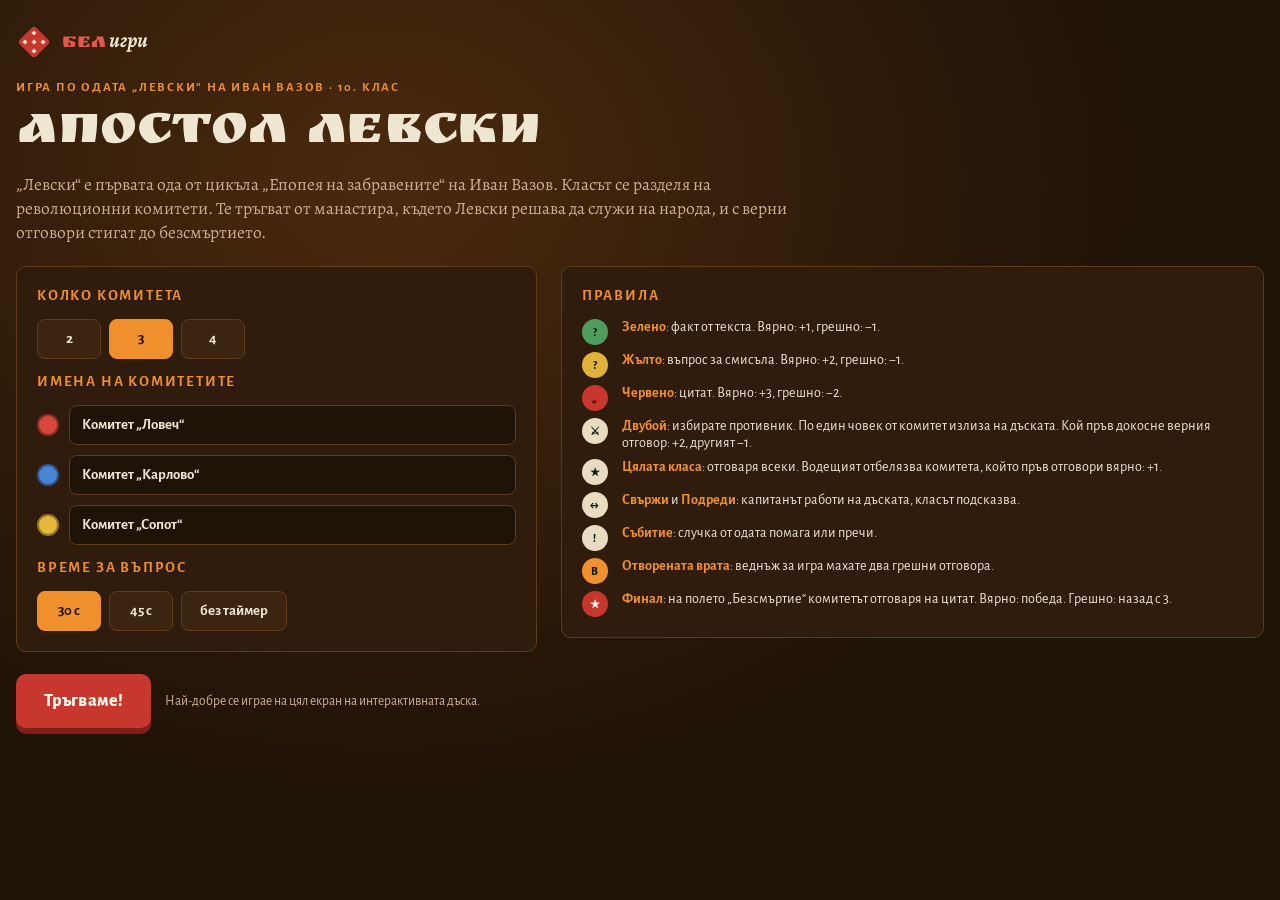
<file: levski/index.html>
<!doctype html>
<html lang="bg">
<head>
<meta charset="utf-8">
<meta name="viewport" content="width=device-width,initial-scale=1,viewport-fit=cover">
<title>Апостол Левски · „Левски“</title>
<meta name="description" content="Игра за класа по одата „Левски“ на Иван Вазов: комитети, зар, въпроси и цитати. 10. клас.">
<link rel="icon" href="/favicon.svg" type="image/svg+xml">
<link rel="preconnect" href="https://fonts.googleapis.com">
<link rel="preconnect" href="https://fonts.gstatic.com" crossorigin>
<link rel="stylesheet" href="https://fonts.googleapis.com/css2?family=Ruslan+Display&family=Alegreya:ital,wght@0,500;0,700;1,500&family=Alegreya+Sans:wght@400;500;700;800&display=swap">
<style>
/* Layout: one-screen game for a classroom board. Map on the left, teams on the right, cards open over the map. */
:root {
  --ink: #1f1207;          /* dark burnt orange */
  --panel: #2f1c0c;
  --panel-2: #3b2511;
  --line: #5e3c1b;
  --linen: #efe6d2;        /* text */
  --muted: #cdb092;
  --brass: #f0902c;        /* accent: orange of embers and the lion flag fringe */
  --flag: #c8372d;
  --q-green: #4f9d5d;
  --q-yellow: #e0b23a;
  --q-red: #c8372d;
  --ok: #5fbf72;
  --bad: #e2584a;
  --font-display: "Ruslan Display", "Alegreya", Georgia, serif;
  --font-text: "Alegreya", Georgia, "Times New Roman", serif;
  --font-ui: "Alegreya Sans", "Segoe UI", Arial, sans-serif;
  --t1: #d9483b; --t2: #4a86d6; --t3: #e6b93a; --t4: #63b86e;
  color-scheme: dark;
}
html, body { height: 100%; }
body {
  background: radial-gradient(ellipse at 30% 20%, #4a2a0e 0%, var(--ink) 60%) fixed, var(--ink);
  color: var(--linen);
  font-family: var(--font-ui);
  font-size: clamp(15px, 1.15vw, 20px);
  padding-left: max(16px, env(safe-area-inset-left, 0px));
  padding-right: max(16px, env(safe-area-inset-right, 0px));
  padding-block: 12px;
  box-sizing: border-box;
  overflow-x: hidden;
}
*, *::before, *::after { box-sizing: border-box; }
button { font: inherit; color: inherit; cursor: pointer; }
button:focus-visible, input:focus-visible { outline: 3px solid var(--brass); outline-offset: 2px; }
h1, h2, h3 { text-wrap: balance; margin: 0; }

/* ---------- setup ---------- */
#setup { max-width: 1360px; margin: 0 auto; display: grid; gap: 22px; padding-block: 12px; }
.title-block { display: grid; gap: 10px; }
.title-block .eyebrow { font-family: var(--font-ui); text-transform: uppercase; letter-spacing: .14em; color: var(--brass); font-weight: 700; font-size: .85em; }
.title-block h1 { font-family: var(--font-display); font-weight: 400; font-size: clamp(2.2rem, 4.4vw, 4.2rem); line-height: 1; color: var(--linen); }
.title-block p { font-family: var(--font-text); font-size: 1.15em; color: var(--muted); max-width: 90ch; margin: 0; }
.setup-grid { display: grid; grid-template-columns: 1fr 1.35fr; gap: 24px; align-items: start; }
.box { background: var(--panel); border: 1px solid var(--line); border-radius: 10px; padding: 20px; display: grid; gap: 14px; min-width: 0; }
.box h2 { font-family: var(--font-ui); font-size: 1em; text-transform: uppercase; letter-spacing: .12em; color: var(--brass); }
.seg { display: flex; gap: 8px; flex-wrap: wrap; }
.seg button { padding: 10px 18px; border-radius: 8px; border: 1px solid var(--line); background: var(--panel-2); font-weight: 700; min-width: 64px; }
.seg button[aria-pressed="true"] { background: var(--brass); color: #1b1407; border-color: var(--brass); }
.team-inputs { display: grid; gap: 10px; }
.team-row { display: flex; align-items: center; gap: 10px; }
.team-row .flag-dot { width: 22px; height: 22px; border-radius: 50%; flex: none; border: 2px solid rgba(0,0,0,.35); }
.team-row input { flex: 1; min-width: 0; padding: 10px 12px; border-radius: 8px; border: 1px solid var(--line); background: var(--ink); color: var(--linen); font: inherit; font-weight: 700; }
.rules { margin: 0; padding: 0; list-style: none; display: grid; gap: 7px; font-size: .95em; color: var(--linen); }
.rules li { display: grid; grid-template-columns: 30px 1fr; gap: 10px; align-items: start; }
.rules .chip { width: 26px; height: 26px; border-radius: 50%; display: grid; place-items: center; font-weight: 800; font-size: .8em; color: #10201b; }
.rules b { color: var(--brass); font-weight: 700; }
.primary { background: var(--flag); color: #fff6ea; border: 0; border-radius: 10px; padding: 16px 28px; font-weight: 800; font-size: 1.2em; letter-spacing: .02em; box-shadow: 0 6px 0 #7f1f19; transition: transform .1s, box-shadow .1s; }
.primary:active { transform: translateY(4px); box-shadow: 0 2px 0 #7f1f19; }
.secondary { background: transparent; border: 1px solid var(--line); border-radius: 8px; padding: 9px 14px; font-weight: 700; color: var(--linen); }
.start-row { display: flex; gap: 14px; align-items: center; flex-wrap: wrap; }
.note { color: var(--muted); font-size: .9em; }

/* ---------- game ---------- */
#game { height: 100%; display: grid; grid-template-columns: minmax(0, 1fr) clamp(260px, 22vw, 360px); gap: 16px; }
.board-wrap { min-width: 0; display: grid; grid-template-rows: auto 1fr auto; gap: 8px; min-height: 0; }
.topbar { display: flex; align-items: baseline; justify-content: space-between; gap: 12px; flex-wrap: wrap; }
.topbar h1 { font-family: var(--font-display); font-weight: 400; font-size: clamp(1.4rem, 2.4vw, 2.3rem); }
.topbar .tools { display: flex; gap: 8px; flex-wrap: wrap; }
.board { min-height: 0; display: grid; place-items: center; background: var(--panel); border: 1px solid var(--line); border-radius: 12px; overflow: hidden; }
.board svg { width: 100%; height: 100%; max-height: 100%; display: block; }
.legend { display: flex; gap: 14px; flex-wrap: wrap; font-size: .85em; color: var(--muted); }
.legend span { display: inline-flex; align-items: center; gap: 6px; }
.legend i { width: 14px; height: 14px; border-radius: 50%; display: inline-block; }

.side { display: grid; grid-template-rows: auto auto 1fr; gap: 12px; min-height: 0; min-width: 0; }
.turn-box { background: var(--panel); border: 1px solid var(--line); border-radius: 12px; padding: 16px; display: grid; gap: 12px; justify-items: center; text-align: center; }
.turn-label { font-size: .8em; text-transform: uppercase; letter-spacing: .14em; color: var(--muted); }
.turn-name { font-family: var(--font-text); font-weight: 700; font-size: 1.5em; line-height: 1.1; }
.dice { width: 112px; height: 112px; border-radius: 18px; background: #f3ead6; border: 0; display: grid; grid-template-columns: repeat(3, 1fr); grid-template-rows: repeat(3, 1fr); padding: 16px; box-shadow: 0 7px 0 #b7a986, 0 10px 24px rgba(0,0,0,.4); transition: transform .1s; }
.dice:active { transform: translateY(4px); box-shadow: 0 3px 0 #b7a986; }
.dice:disabled { opacity: .45; cursor: default; }
.dice .pip { width: 18px; height: 18px; border-radius: 50%; background: #1d1a14; place-self: center; visibility: hidden; }
.dice .pip.on { visibility: visible; }
.dice.rolling { animation: shake .5s linear; }
@keyframes shake { 0%{transform:rotate(0)} 25%{transform:rotate(-14deg)} 50%{transform:rotate(12deg)} 75%{transform:rotate(-8deg)} 100%{transform:rotate(0)} }
.dice-hint { font-size: .9em; color: var(--muted); min-height: 1.3em; }

.teams { display: grid; gap: 8px; }
.team-card { display: grid; grid-template-columns: 14px 1fr auto; gap: 10px; align-items: center; background: var(--panel); border: 1px solid var(--line); border-radius: 10px; padding: 10px 12px; }
.team-card.active { border-color: var(--brass); box-shadow: inset 0 0 0 1px var(--brass); }
.team-card .bar { width: 14px; height: 100%; min-height: 34px; border-radius: 4px; }
.team-card .nm { font-weight: 700; line-height: 1.15; min-width: 0; overflow-wrap: anywhere; }
.team-card .meta { font-size: .8em; color: var(--muted); display: flex; gap: 8px; flex-wrap: wrap; }
.team-card .pos { font-variant-numeric: tabular-nums; font-weight: 800; font-size: 1.2em; color: var(--brass); }
.log { background: var(--panel); border: 1px solid var(--line); border-radius: 12px; padding: 12px 14px; overflow: auto; min-height: 80px; }
.log h3 { font-size: .8em; text-transform: uppercase; letter-spacing: .14em; color: var(--muted); margin-bottom: 6px; }
.log ol { list-style: none; padding: 0; margin: 0; display: grid; gap: 6px; font-size: .9em; }
.log li:first-child { color: var(--linen); }
.log li { color: var(--muted); }

/* svg pieces */
.cell-circle { stroke: #0b1512; stroke-width: 3; }
.cell-icon { fill: #10201b; font-family: var(--font-ui); font-weight: 800; font-size: 22px; text-anchor: middle; dominant-baseline: central; pointer-events: none; }
.station-label { font-family: var(--font-ui); font-weight: 700; font-size: 17px; letter-spacing: .08em; text-transform: uppercase; fill: var(--linen); }
.station-bg { fill: var(--ink); opacity: .82; }
.token { transition: transform .22s ease-out; }
.token circle { stroke: #0b1512; stroke-width: 3; }
.token text { font-family: var(--font-ui); font-weight: 800; font-size: 16px; fill: #0b1512; text-anchor: middle; dominant-baseline: central; }
.token.active circle { stroke: #fff6ea; stroke-width: 4; }

/* ---------- overlay card ---------- */
.overlay { position: fixed; inset: 0; background: rgba(6, 12, 10, .78); display: grid; place-items: center; padding: 16px; padding-left: max(16px, env(safe-area-inset-left, 0px)); padding-right: max(16px, env(safe-area-inset-right, 0px)); z-index: 20; overflow: auto; }
.card { width: min(1200px, 100%); background: #f3ead6; color: #1d1a14; border-radius: 14px; padding: clamp(18px, 2.4vw, 40px); display: grid; gap: clamp(14px, 1.6vw, 24px); box-shadow: 0 20px 60px rgba(0,0,0,.55); position: relative; }
.card-head { display: flex; justify-content: space-between; align-items: center; gap: 12px; flex-wrap: wrap; }
.kind { display: inline-flex; align-items: center; gap: 10px; font-weight: 800; text-transform: uppercase; letter-spacing: .12em; font-size: .9em; }
.kind i { width: 18px; height: 18px; border-radius: 50%; display: inline-block; }
.who { font-weight: 800; display: inline-flex; gap: 12px; align-items: center; font-size: clamp(1.4rem, 2.4vw, 2.4rem); line-height: 1.1; }
.who i { width: .8em; height: .8em; border-radius: 50%; display: inline-block; flex: none; }
.q-text { font-family: var(--font-text); font-weight: 700; font-size: clamp(1.4rem, 2.6vw, 2.6rem); line-height: 1.2; text-wrap: balance; }
.q-quote { font-family: var(--font-text); font-style: italic; font-weight: 500; font-size: clamp(1.5rem, 2.8vw, 2.8rem); line-height: 1.25; border-left: 6px solid var(--q-red); padding-left: .6em; }
.q-sub { font-weight: 700; color: #5a5242; font-size: 1.1em; }
.options { display: grid; grid-template-columns: 1fr 1fr; gap: 14px; }
.opt { text-align: left; background: #fffaf0; border: 2px solid #d9cdb2; border-radius: 12px; padding: 18px 20px; font-size: clamp(1.05rem, 1.7vw, 1.6rem); font-weight: 700; color: #1d1a14; display: flex; gap: 14px; align-items: center; min-height: 76px; }
.opt .ltr { width: 40px; height: 40px; border-radius: 50%; background: #1d1a14; color: #f3ead6; display: grid; place-items: center; flex: none; font-size: .85em; }
.opt:hover:not(:disabled) { border-color: #1d1a14; }
.opt:disabled { cursor: default; }
.opt.correct { background: #d7efd9; border-color: #2f8a44; }
.opt.wrong { background: #f6d3cd; border-color: #b23a2c; }
.opt.gone { opacity: .25; }
.timer { height: 10px; background: #e2d7bd; border-radius: 6px; overflow: hidden; }
.timer > div { height: 100%; background: #1d1a14; width: 100%; transition: width 1s linear; }
.timer.low > div { background: var(--q-red); }
.card-foot { display: flex; gap: 12px; justify-content: space-between; align-items: center; flex-wrap: wrap; }
.btn-dark { background: #1d1a14; color: #f3ead6; border: 0; border-radius: 10px; padding: 14px 26px; font-weight: 800; font-size: 1.1em; }
.btn-ghost { background: transparent; color: #1d1a14; border: 2px solid #1d1a14; border-radius: 10px; padding: 12px 20px; font-weight: 800; }
.btn-ghost:disabled { opacity: .35; cursor: default; }
.verdict { display: grid; gap: 8px; background: #fffaf0; border-radius: 12px; padding: 16px 20px; border: 2px solid #d9cdb2; }
.verdict .v-title { font-weight: 800; font-size: 1.3em; }
.verdict .v-title.ok { color: #2f8a44; }
.verdict .v-title.bad { color: #b23a2c; }
.verdict .v-note { font-family: var(--font-text); font-size: 1.15em; line-height: 1.4; }
.verdict .v-ch { font-size: .9em; color: #6b624f; font-weight: 700; }

/* duel */
.duel { display: grid; grid-template-columns: 1fr 1fr; gap: 18px; }
.duel-side { border-radius: 12px; padding: 14px; display: grid; gap: 10px; border: 4px solid; background: #fffaf0; }
.duel-side h3 { font-size: 1.1em; display: flex; justify-content: space-between; gap: 8px; }
.duel-side .options { grid-template-columns: 1fr; gap: 10px; }
.duel-side .opt { min-height: 60px; padding: 12px 14px; font-size: clamp(1rem, 1.4vw, 1.35rem); }
.pick-row { display: flex; gap: 12px; flex-wrap: wrap; }
.pick-row button { border: 0; border-radius: 10px; padding: 16px 22px; font-weight: 800; font-size: 1.1em; color: #10201b; }

/* match & order */
.match { display: grid; grid-template-columns: 1fr 1fr; gap: 14px 28px; }
.match .col { display: grid; gap: 12px; align-content: start; }
.m-item { background: #fffaf0; border: 2px solid #d9cdb2; border-radius: 12px; padding: 14px 16px; font-weight: 700; font-size: clamp(1rem, 1.5vw, 1.4rem); text-align: left; min-height: 64px; display: flex; align-items: center; gap: 12px; color: #1d1a14; }
.m-item .tag { width: 30px; height: 30px; border-radius: 50%; flex: none; display: grid; place-items: center; font-size: .8em; color: #fff; background: #b8ad93; }
.m-item.sel { border-color: #1d1a14; box-shadow: 0 0 0 3px #1d1a14 inset; }
.m-item.ok { background: #d7efd9; border-color: #2f8a44; }
.m-item.bad { background: #f6d3cd; border-color: #b23a2c; }
.order-list { display: grid; gap: 12px; }
.m-item .num { width: 34px; height: 34px; border-radius: 50%; display: grid; place-items: center; flex: none; background: #e2d7bd; color: #1d1a14; font-weight: 800; }
.m-item .num.set { background: #1d1a14; color: #f3ead6; }

/* event & win */
.event-title { font-family: var(--font-display); font-weight: 400; font-size: clamp(1.8rem, 3.6vw, 3.4rem); line-height: 1.05; }
.event-text { font-family: var(--font-text); font-size: clamp(1.2rem, 2vw, 1.9rem); line-height: 1.35; }
.fx { font-weight: 800; font-size: 1.3em; color: #7f1f19; }
.win-title { font-family: var(--font-display); font-weight: 400; font-size: clamp(2.2rem, 5vw, 4.6rem); line-height: 1.02; }
.stats { display: grid; gap: 8px; }
.stats div { display: flex; justify-content: space-between; gap: 12px; border-bottom: 1px solid #d9cdb2; padding-block: 6px; font-weight: 700; font-variant-numeric: tabular-nums; }

@media (max-width: 900px) {
  #game { grid-template-columns: 1fr; height: auto; }
  .setup-grid { grid-template-columns: 1fr; }
  .options, .duel, .match { grid-template-columns: 1fr; }
}
@media (prefers-reduced-motion: reduce) {
  .token { transition: none; }
  .dice.rolling { animation: none; }
  .timer > div { transition: none; }
}
[hidden] { display: none !important; }
body { margin: 0; }
/* site logo, same as on beligri.org pages */
.logo { justify-self: start; display: inline-flex; align-items: center; gap: 10px; color: var(--linen); text-decoration: none; margin-bottom: 10px; }
.logo-mark { width: 36px; height: 36px; flex: none; transition: transform .35s cubic-bezier(.3,1.6,.5,1); }
.logo:hover .logo-mark { transform: rotate(90deg); }
.logo-word { font-size: 1.3rem; line-height: 1; }
.logo-word b { font-family: var(--font-display); font-weight: 400; color: #e2584a; }
.logo-word i { font-family: var(--font-text); font-weight: 700; }
</style>
</head>
<body>
<!-- ============ SETUP ============ -->
<section id="setup">
  <div class="title-block">
    <a class="logo" href="/" aria-label="БЕЛ игри, към началото"><svg class="logo-mark" viewBox="0 0 40 40" aria-hidden="true"><rect x="7" y="7" width="26" height="26" rx="4" transform="rotate(45 20 20)" fill="#c8372d"/><g fill="#efe6d2"><rect x="18" y="18" width="4" height="4" transform="rotate(45 20 20)"/><rect x="18" y="8" width="4" height="4" transform="rotate(45 20 10)"/><rect x="18" y="28" width="4" height="4" transform="rotate(45 20 30)"/><rect x="8" y="18" width="4" height="4" transform="rotate(45 10 20)"/><rect x="28" y="18" width="4" height="4" transform="rotate(45 30 20)"/></g></svg><span class="logo-word"><b>БЕЛ</b> <i>игри</i></span></a>
    <span class="eyebrow">Игра по одата „Левски“ на Иван Вазов · 10. клас</span>
    <h1>Апостол Левски</h1>
    <p>„Левски“ е първата ода от цикъла „Епопея на забравените“ на Иван Вазов. Класът се разделя на революционни комитети. Те тръгват от манастира, където Левски решава да служи на народа, и с верни отговори стигат до безсмъртието.</p>
  </div>
  <div class="setup-grid">
    <div class="box">
      <h2>Колко комитета</h2>
      <div class="seg" id="countSeg" role="group" aria-label="Брой комитети">
        <button type="button" data-n="2" aria-pressed="false">2</button>
        <button type="button" data-n="3" aria-pressed="true">3</button>
        <button type="button" data-n="4" aria-pressed="false">4</button>
      </div>
      <h2>Имена на комитетите</h2>
      <div class="team-inputs" id="teamInputs"></div>
      <h2>Време за въпрос</h2>
      <div class="seg" id="timeSeg" role="group" aria-label="Време за въпрос">
        <button type="button" data-t="30" aria-pressed="true">30 с</button>
        <button type="button" data-t="45" aria-pressed="false">45 с</button>
        <button type="button" data-t="0" aria-pressed="false">без таймер</button>
      </div>
    </div>
    <div class="box">
      <h2>Правила</h2>
      <ul class="rules">
        <li><span class="chip" style="background:var(--q-green)">?</span><span><b>Зелено</b>: факт от текста. Вярно: +1, грешно: −1.</span></li>
        <li><span class="chip" style="background:var(--q-yellow)">?</span><span><b>Жълто</b>: въпрос за смисъла. Вярно: +2, грешно: −1.</span></li>
        <li><span class="chip" style="background:var(--q-red)">„</span><span><b>Червено</b>: цитат. Вярно: +3, грешно: −2.</span></li>
        <li><span class="chip" style="background:#e9dcc0">⚔</span><span><b>Двубой</b>: избирате противник. По един човек от комитет излиза на дъската. Кой пръв докосне верния отговор: +2, другият −1.</span></li>
        <li><span class="chip" style="background:#e9dcc0">★</span><span><b>Цялата класа</b>: отговаря всеки. Водещият отбелязва комитета, който пръв отговори вярно: +1.</span></li>
        <li><span class="chip" style="background:#e9dcc0">↔</span><span><b>Свържи</b> и <b>Подреди</b>: капитанът работи на дъската, класът подсказва.</span></li>
        <li><span class="chip" style="background:#e9dcc0">!</span><span><b>Събитие</b>: случка от одата помага или пречи.</span></li>
        <li><span class="chip" style="background:var(--brass)">В</span><span><b>Отворената врата</b>: веднъж за игра махате два грешни отговора.</span></li>
        <li><span class="chip" style="background:var(--flag);color:#fff">★</span><span><b>Финал</b>: на полето „Безсмъртие“ комитетът отговаря на цитат. Вярно: победа. Грешно: назад с 3.</span></li>
      </ul>
    </div>
  </div>
  <div class="start-row">
    <button type="button" class="primary" id="startBtn">Тръгваме!</button>
    <span class="note">Най-добре се играе на цял екран на интерактивната дъска.</span>
  </div>
</section>

<!-- ============ GAME ============ -->
<section id="game" hidden>
  <div class="board-wrap">
    <div class="topbar">
      <h1>Апостол Левски</h1>
      <div class="tools">
        <button type="button" class="secondary" id="fsBtn">Цял екран</button>
        <button type="button" class="secondary" id="rulesBtn">Правила</button>
        <button type="button" class="secondary" id="newBtn">Нова игра</button>
      </div>
    </div>
    <div class="board"><svg id="boardSvg" viewBox="0 0 1000 600" role="img" aria-label="Игрално поле: пътят от манастира до безсмъртието"></svg></div>
    <div class="legend">
      <span><i style="background:var(--q-green)"></i>факт</span>
      <span><i style="background:var(--q-yellow)"></i>смисъл</span>
      <span><i style="background:var(--q-red)"></i>цитат</span>
      <span><i style="background:#e9dcc0"></i>двубой · цялата класа · свържи · подреди · събитие</span>
    </div>
  </div>
  <aside class="side">
    <div class="turn-box">
      <span class="turn-label">На ход е</span>
      <span class="turn-name" id="turnName"></span>
      <button type="button" class="dice" id="dice" aria-label="Хвърли зара"></button>
      <span class="dice-hint" id="diceHint">Докоснете зара</span>
    </div>
    <div class="teams" id="teamList"></div>
    <div class="log"><h3>Какво стана</h3><ol id="log"></ol></div>
  </aside>
</section>

<div class="overlay" id="overlay" hidden><div class="card" id="card"></div></div>

<script>
/* =====================================================================
   ВЪПРОСИ. Добавяйте нови въпроси тук.
   t: 'g' зелено (факт), 'y' жълто (смисъл), 'r' червено (цитат)
   q: въпрос; quote: цитат (само за червени); o: 4 отговора; a: номер на верния (0–3)
   n: кратко обяснение; ch: част от одата
   ===================================================================== */
const QUESTIONS = [
  // ---- Творбата и жанрът
  { t:'g', k:['epopeya'], q:'В кой цикъл на Иван Вазов е одата „Левски“?', o:['„Епопея на забравените“','„Под игото“','„Немили-недраги“','„Епически песни“'], a:0, n:'„Левски“ открива цикъла „Епопея на забравените“: оди за героите на Възраждането.', ch:'Творбата' },
  { t:'g', k:['zhanr'], q:'Към какъв жанр принадлежи „Левски“?', o:['Ода','Елегия','Разказ','Басня'], a:0, n:'Одата е тържествена песен, която възхвалява герой или събитие.', ch:'Анализ: жанр' },
  { t:'y', k:['zhanr'], q:'Кое прави „Левски“ ода?', o:['Тържественото възхваляване на героя и подвига му','Тъжният спомен за любов','Смешното изобличаване на пороци','Описанието на природата'], a:0, n:'Вазов възвеличава Левски: „Той беше безстрашлив. Той беше готов сто пъти да умре на кръста Христов…“', ch:'Анализ: жанр' },
  { t:'y', k:['epopeya'], q:'Защо цикълът се казва „Епопея на забравените“?', o:['Вазов иска народът да помни героите на Възраждането','Героите са измислени','Всички герои са забравили родината си','Текстовете са намерени забравени в архив'], a:0, n:'С одите Вазов връща в паметта на поколенията хората, които са дали живота си за свободата.', ch:'Творбата' },
  { t:'g', k:['epopeya'], q:'Кое произведение също е част от „Епопея на забравените“?', o:['„Опълченците на Шипка“','„Хаджи Димитър“','„Арменци“','„Пиянството на един народ“'], a:0, n:'„Хаджи Димитър“ е на Ботев, „Арменци“ на Яворов, а „Пиянството на един народ“ е глава от „Под игото“.', ch:'Творбата' },
  { t:'g', k:['godina'], q:'Коя година е отбелязана под одата „Левски“?', o:['1881','1873','1876','1894'], a:0, n:'Одата е написана след Освобождението, осем години след смъртта на Левски (1873).', ch:'Творбата' },
  { t:'g', k:['stih'], q:'Как се римуват стиховете в одата?', o:['Двойки съседни стихове (съседна рима)','Не се римуват (бял стих)','Кръстосано: първи с трети','Само последните стихове'], a:0, n:'„Манастирът тесен за мойта душа е. Кога човек дойде тук да се покае…“', ch:'Анализ: стих' },

  // ---- Манастирът
  { t:'g', k:['manastir'], q:'Къде е Левски в началото на одата?', o:['В манастир','В тъмница','В хижа в планината','В град, на пазара'], a:0, n:'Одата започва с монолога му в манастира: „Манастирът тесен за мойта душа е.“', ch:'Манастирът' },
  { t:'g', k:['raso'], q:'Какво облекло носи Левски в манастира?', o:['Черно расо','Войнишка униформа','Селски дрехи','Търговски кожух'], a:0, n:'„Това расо черно, що нося отгоре, не ме помирява с тия небеса…“', ch:'Манастирът' },
  { t:'y', k:['manastir'], q:'Защо Левски напуска манастира?', o:['Вярва, че Бог иска от него да помага на поробените братя','Изгонен е от монасите','Иска да стане търговец','Страхува се от властта'], a:0, n:'„…че ближний ми има нужда не в молитва, а в съвет и помощ, когато залитва…“', ch:'Манастирът' },
  { t:'y', k:['konflikt'], q:'Какъв вътрешен конфликт има Левски в началото?', o:['Между монашеския живот и дълга към поробения народ','Между любовта и честта','Между богатството и бедността','Между двама приятели'], a:0, n:'Расото „не ме помирява с тия небеса“: молитвата не стига, когато братята му „търпят иго страшно“.', ch:'Анализ: конфликт' },
  { t:'y', k:['ovchar'], q:'Какво означава сравнението с овчаря, който живее с овцете „на пек и на дъжд“?', o:['Водачът трябва да е сред народа си и да споделя мъките му','Левски иска да пасе овце','Животът на село е по-хубав','Монасите са като овчари'], a:0, n:'„…мисля ази още, че овчарят същ с овцете живее, на пек и на дъжд…“', ch:'Манастирът' },

  // ---- Апостолът
  { t:'g', k:['devet'], q:'Колко години Левски скита из поробената страна?', o:['Девет','Три','Дванадесет','Двадесет'], a:0, n:'„Девет годин той скита се бездомен, без сън, без покой, под вънкашност чужда и под име ново…“', ch:'Апостолът' },
  { t:'g', k:['preobrazyavane'], q:'Как Левски се крие от властта?', o:['Сменя облика си: млад или стар, търговец или просяк','Живее в пещера и не излиза','Пътува само нощем с файтон','Носи турски дрехи на паша'], a:0, n:'„Тая заран млад е, довечера стар, одеве търговец, сега просяк дрипав…“', ch:'Апостолът' },
  { t:'y', k:['preobrazyavane'], q:'Какво показват преобразяванията на Левски?', o:['Ловкостта и самоотвержеността, с които служи на делото','Че обича театъра','Че не знае кой е','Че се срамува от себе си'], a:0, n:'Той е навсякъде и никъде: „Той беше невидим, фантом, или сянка.“', ch:'Апостолът' },
  { t:'y', k:['narod'], q:'Какво значи, че в делото участват „богатий с парите, сюрмахът с трудът“?', o:['Целият народ помага, всеки с каквото може','Само богатите помагат','Бедните не участват','Всички дават само пари'], a:0, n:'„И всякоя възраст, класа, пол, занятье зимаше участье в това предприятье…“', ch:'Апостолът' },
  { t:'g', k:['svetec'], q:'Как простите селяни наричат Левски?', o:['Светец','Хайдутин','Чорбаджия','Даскал'], a:0, n:'„От лице му мрачно всички се бояха, селяните прости светец го зовяха…“', ch:'Апостолът' },
  { t:'g', k:['plesnica'], q:'Какво прави Левски в едно многобройно събрание?', o:['Удря плесница на един подлец и излиза тихо','Държи дълга реч','Пее бунтовна песен','Плаща на всички'], a:0, n:'„…и лепна плесница на един подлец, и излезе тихо из малкий градец.“', ch:'Апостолът' },
  { t:'g', k:['dvajset'], q:'Колко града обсажда властта наведнъж, за да хване Левски?', o:['Двайсет','Два','Пет','Сто'], a:0, n:'„…обсаждаше двайсет града изведнъж, да улови тоя демон вездесъщ.“', ch:'Апостолът' },
  { t:'g', k:['yad'], q:'Какво носи Левски тайно зашито в ръкава си?', o:['Отрова','Писмо','Пари','Карта'], a:0, n:'„…зашил беше тайно в ръкава си яд“: готов е по-скоро да умре, отколкото да се предаде.', ch:'Апостолът' },
  { t:'y', k:['husa'], q:'Защо Левски е сравнен с Хус и Симон?', o:['Готов е като тях да умре мъченически за правдата','Те са негови учители','Те са български революционери','Те също са били търговци'], a:0, n:'„…да гори, кат Хуса или кат Симона за правдата свята да мре под триона.“', ch:'Апостолът' },
  { t:'y', k:['gonen'], q:'Какво означава „навсякъде гонен, всякъде приет“?', o:['Властта го преследва, а народът му отваря вратите','Никъде не го искат','Той гони враговете навсякъде','Навсякъде има приятели във властта'], a:0, n:'„…хижата го знайше и на всеки час вратата й за него отворена беше.“', ch:'Апостолът' },

  // ---- Предателството и смъртта
  { t:'g', k:['pop'], q:'Кой предава Левски според одата?', o:['Един поп','Негов приятел търговец','Турски войник','Селски кмет'], a:0, n:'„Той биде предаден, и от един поп!“', ch:'Предателството' },
  { t:'y', k:['ime'], q:'Защо поетът не назовава предателя?', o:['За да не оскверни песента си с името му','Защото не го знае','Защото предателят е избягал','Защото е забравил'], a:0, n:'„…и чието име не ще спомена от страх мойта песен да не оскверна…“ Наказанието му е забравата.', ch:'Предателството' },
  { t:'y', k:['antiteza'], q:'Каква е ролята на предателя в одата?', o:['Контраст: подлостта му прави величието на Левски още по-ясно','Той е вторият герой, когото Вазов хвали','Той е разказвачът','Той помага на Левски'], a:0, n:'Левски е „фантом“ и „светец“, а предателят е „мръсен червяк“, „низък роб“, „който равен в адът има само Юда“.', ch:'Анализ: конфликт' },
  { t:'y', k:['lirgeroj'], q:'Какво чувства говорещият в одата към предателя?', o:['Гняв и презрение','Съжаление и прошка','Безразличие','Възхищение'], a:0, n:'„И тоз човек йоще живей между нас!“', ch:'Предателството' },
  { t:'g', k:['mylchanie'], q:'Какво издава Левски на мъчителите си?', o:['Нищо: не споменава никое име','Имената на всички комитети','Мястото на оръжието','Името на предателя'], a:0, n:'„И на вси въпроси — грозно изпитанье — един ответ даде и едно мълчанье…“', ch:'Тъмницата' },
  { t:'g', k:['obesen'], q:'Как загива Левски?', o:['Обесен е','Загива в бой','Умира в тъмницата от болест','Убит е при бягство'], a:0, n:'„Той биде обесен.“', ch:'Бесилото' },
  { t:'g', k:['sokrat'], q:'Какво оръжие на тираните е споменато за Сократ?', o:['Отровата („ядът“)','Скалата','Синджирът','Кладата'], a:0, n:'„…ядът за Сократа с клеветата зла“. Скалата е за Прометей, синджирът за Колумб, кладата за Хус.', ch:'Бесилото' },
  { t:'y', k:['tirani'], q:'Защо Вазов изрежда Прометей, Сократ, Колумб, Хус и Исус?', o:['Нарежда Левски сред великите мъченици за истината','Защото са живели в България','За да покаже, че тираните винаги побеждават','За да разкаже историята на Европа'], a:0, n:'Тираните искат „да уморят всичко, дето не умира“, но „най-грозний конец в бъдещето става най-сяен венец“.', ch:'Бесилото' },
  { t:'y', k:['besilo'], q:'Защо бесилото е наречено „славно“?', o:['Смъртта на героите за свободата го прави знак за чест и свобода','Защото е красиво направено','Защото е в столицата','Защото там умират само предатели'], a:0, n:'„Ти белег си страшен и знак за свобода“; подлецът и шпионът „умираха мирни на свойто легло“, а героят на бесилото става безсмъртен.', ch:'Бесилото' },
  { t:'y', k:['kompoziciya'], q:'Как е изградена композицията на одата?', o:['Манастирът, апостолското дело, предателството, тъмницата, бесилото','Детството, любовта, сватбата','Само описание на битка','Писма между Левски и приятелите му'], a:0, n:'Одата следва пътя на героя и завършва с химн на бесилото, „от където виждаше духът към безсмъртието по-прекия път“.', ch:'Анализ: композиция' },
  { t:'y', k:['ideya'], q:'Каква е основната идея на одата?', o:['Саможертвата за свободата прави героя безсмъртен','Смъртта е краят на всичко','Тиранинът винаги е по-силен','Човек трябва да стои далеч от света'], a:0, n:'„…и по тоя начин най-грозний конец в бъдещето става най-сяен венец.“', ch:'Цялата ода' },
  { t:'y', k:['tema'], q:'Коя е темата на одата?', o:['Подвигът и саможертвата на Апостола на свободата','Животът в манастира','Любовта към природата','Пътуване из Европа'], a:0, n:'Одата разказва пътя на Левски от манастира до бесилото.', ch:'Анализ: тема' },

  // ---- Цитати (червени)
  { t:'r', k:['manastir'], quote:'„Манастирът тесен за мойта душа е.“', q:'С тези думи започва одата. Какво решава Левски?', o:['Да напусне манастира и да служи на народа','Да остане завинаги монах','Да построи нов манастир','Да стане свещеник в града'], a:0, n:'Монологът завършва с решението: „Рече и излезе.“', ch:'Манастирът' },
  { t:'r', k:['manastir'], quote:'„…че ближний ми има нужда не в молитва, а в съвет и помощ, когато залитва“', q:'Какво разбира Левски?', o:['Истинската вяра е делото за ближния','Молитвата е най-важна','Хората не се нуждаят от помощ','Трябва да остане в килията'], a:0, n:'„…че цел по-висока Бог ни тук показа…“', ch:'Манастирът' },
  { t:'r', k:['izleze'], quote:'„Рече и излезе.“', q:'Какво показва тази кратка фраза?', o:['Решимостта на Левски: думите му веднага стават дело','Че Левски е уморен','Че монасите го гонят','Че отива на разходка'], a:0, n:'След дългия монолог идва едно кратко действие.', ch:'Манастирът' },
  { t:'r', k:['yasno'], quote:'„В бъдещето тъмно той гледаше ясно.“', q:'Какво внушава този стих?', o:['Левски вярва в свободата, когато другите не виждат изход','Левски има добро зрение','Левски се страхува от бъдещето','Левски гледа звездите'], a:0, n:'Антитезата тъмно — ясно показва силата на вярата му.', ch:'Апостолът' },
  { t:'r', k:['preobrazyavane'], quote:'„Тая заран млад е, довечера стар, одеве търговец, сега просяк дрипав…“', q:'Какво описват тези стихове?', o:['Преобразяванията, с които Левски се крие от властта','Живота на един търговец','Как Левски остарява','Пазарния ден в града'], a:0, n:'„…кога беше нужно — хром, и сляп, и клипав…“', ch:'Апостолът' },
  { t:'r', k:['strah'], quote:'„…че страхът е подлост, гордостта — пиянство“', q:'Какво учи Левски хората?', o:['Да бъдат смели, но не горделиви','Да се страхуват от властта','Да се гордеят с богатството си','Да пият за свободата'], a:0, n:'„…и че трябва твърдост, кураж, постоянство…“', ch:'Апостолът' },
  { t:'r', k:['narod'], quote:'„…богатий с парите, сюрмахът с трудът, момите с иглата, учений с умът“', q:'Какво показва това изброяване?', o:['Че целият народ участва в подготовката за свобода','Кой какво купува на пазара','Как се делят парите','Кои хора не помагат'], a:0, n:'А самият Левски „за да е полезен дал си бе животът!“', ch:'Апостолът' },
  { t:'r', k:['smart'], quote:'„Смъртта бе за него и приятел и брат“', q:'Какво качество на Левски показва този стих?', o:['Безстрашието му','Тъгата му','Болестта му','Самотата му'], a:0, n:'„Той беше безстрашлив. Той беше готов сто пъти да умре на кръста Христов…“', ch:'Апостолът' },
  { t:'r', k:['fantom'], quote:'„Той беше невидим, фантом, или сянка.“', q:'Защо Левски е наречен така?', o:['Появява се и изчезва без следа и властта не може да го хване','Защото е болен и блед','Защото е призрак от приказка','Защото живее само нощем в гробищата'], a:0, n:'„Покаже се, скрий се без знак и без след…“', ch:'Апостолът' },
  { t:'r', k:['gonen'], quote:'„…навсякъде гонен, всякъде приет.“', q:'Каква художествена фигура има в този стих?', o:['Антитеза: гонен — приет','Сравнение','Олицетворение','Хипербола'], a:0, n:'Властта го гони, а народът го приема.', ch:'Апостолът' },
  { t:'r', k:['plesnica'], quote:'„…и лепна плесница на един подлец, и излезе тихо из малкий градец.“', q:'Какво показва тази случка?', o:['Дързостта и безстрашието на Левски','Че Левски е избухлив','Че се кара с приятелите си','Че не обича малките градове'], a:0, n:'Той влиза „внезапно“, поздравява „спокойно“ и излиза „тихо“.', ch:'Апостолът' },
  { t:'r', k:['svetec'], quote:'„…селяните прости светец го зовяха“', q:'Какво показват тези думи?', o:['Народът обича и почита Левски','Левски е канонизиран от църквата','Селяните се подиграват с него','Левски живее в манастир'], a:0, n:'Хората го слушат „със трепет, с зяпнали уста“.', ch:'Апостолът' },
  { t:'r', k:['pop'], quote:'„Той биде предаден, и от един поп!“', q:'Защо удивителната е важна тук?', o:['Изразява ужаса и възмущението, че предател е духовник','Показва радостта на поета','Означава въпрос','Показва, че попът е герой'], a:0, n:'Попът е „позор за Бога, туй пятно на храма“.', ch:'Предателството' },
  { t:'r', k:['fanete'], quote:'„Фанете тогоз!“', q:'Кой изрича тези думи?', o:['Предателят','Левски','Тиранинът','Съдията'], a:0, n:'„…на кого устата, пълни с яд и злост, изрекоха подло: „Фанете тогоз!““', ch:'Предателството' },
  { t:'r', k:['ime'], quote:'„…и чието име не ще спомена от страх мойта песен да не оскверна“', q:'За кого говори поетът?', o:['За предателя','За Левски','За тиранина','За Хус'], a:0, n:'Името на предателя няма място в песента за героя.', ch:'Предателството' },
  { t:'r', k:['lirgeroj'], quote:'„И тоз човек йоще живей между нас!“', q:'Какво изразява този стих?', o:['Негодувание, че предателят е жив и ненаказан','Радост от срещата','Надежда за прошка','Учудване от дългия му живот'], a:0, n:'Одата е от 1881 г.: предателят още е жив след Освобождението.', ch:'Предателството' },
  { t:'r', k:['mylchanie'], quote:'„Смъртта беше близко, но страхът далеч.“', q:'Какво показва този стих?', o:['Левски не се страхува дори пред смъртта','Левски е далеч от тъмницата','Смъртта му е случайна','Страхът го спасява'], a:0, n:'„И той не пошушна предателска реч.“', ch:'Тъмницата' },
  { t:'r', k:['levski'], quote:'„Аз съм Левски! Ей ме на!“', q:'Какво показва този отговор на разпита?', o:['Левски поема всичко върху себе си и не издава никого','Левски се хвали','Левски моли за милост','Левски издава другарите си'], a:0, n:'„И никое име той не спомена.“', ch:'Тъмницата' },
  { t:'r', k:['tirani'], quote:'„…да уморят всичко, дето не умира“', q:'Какво искат тираните според одата?', o:['Да убият безсмъртното: истината и свободния дух','Да спечелят война','Да построят град','Да станат приятели с народа'], a:0, n:'Но духът не умира: „най-грозний конец в бъдещето става най-сяен венец“.', ch:'Бесилото' },
  { t:'r', k:['venec'], quote:'„…и по тоя начин най-грозний конец в бъдещето става най-сяен венец.“', q:'Каква е мисълта на тези стихове?', o:['Мъченическата смърт се превръща в слава','Всеки край е грозен','Венецът се дава на победителя в бой','Бъдещето е мрачно'], a:0, n:'Така е с Прометей, Сократ, Хус, Исус и Левски.', ch:'Бесилото' },
  { t:'r', k:['besilo'], quote:'„О, бесило славно!“', q:'Каква художествена фигура е това?', o:['Реторично обръщение','Сравнение','Метафора за пътя','Риторичен въпрос'], a:0, n:'Поетът се обръща към бесилото като към живо: „Свещено си ти.“', ch:'Бесилото' },
  { t:'r', k:['besilo'], quote:'„Ти белег си страшен и знак за свобода…“', q:'Какво става бесилото в края на одата?', o:['Символ на свободата и на саможертвата','Символ на позора на Левски','Обикновено място за наказание','Паметник на тирана'], a:0, n:'„По срам и по блясък ти си с кръста равно!“', ch:'Бесилото' },
  { t:'r', k:['bezsmartie'], quote:'„…и връх, от където виждаше духът към безсмъртието по-прекия път!“', q:'С каква мисъл завършва одата?', o:['Смъртта за свободата е най-краткият път към безсмъртието','Духът се страхува от смъртта','Пътят към свободата е безкраен','Героите трябва да избягат в планината'], a:0, n:'С тези стихове завършва одата „Левски“.', ch:'Бесилото' }
];

/* Свържи: по 4 двойки */
const MATCHES = [
  { k:['narod'], title:'Свържете кой с какво помага на делото', ch:'Апостолът', pairs:[
    ['богатият','с парите'], ['сюрмахът','с труда'], ['момите','с иглата'], ['ученият','с ума'] ] },
  { k:['tirani','sokrat'], title:'Свържете жертвата с оръдието на тираните', ch:'Бесилото', pairs:[
    ['Прометей','стръмната скала'], ['Сократ','отровата („ядът“)'], ['Колумб','синджирът'], ['Хус','кладата'] ] },
  { k:['raso','plesnica','pop','besilo'], title:'Свържете образа с това, което внушава', ch:'„Левски“', pairs:[
    ['расото','монашеският живот, който Левски напуска'], ['плесницата','безстрашието пред подлеца'], ['попът предател','позор и измяна'], ['бесилото','знак за свобода и слава'] ] },
  { k:['antiteza','gonen'], title:'Свържете художественото средство с примера', ch:'Анализ: художествени средства', pairs:[
    ['антитеза','„навсякъде гонен, всякъде приет“'], ['сравнение','„кат дете прост“'], ['реторично обръщение','„О, бесило славно!“'], ['изброяване','„богатий с парите, сюрмахът с трудът…“'] ] }
];

/* Подреди: елементите са в правилния ред */
const ORDERS = [
  { k:['manastir','pop','obesen'], title:'Подредете събитията в одата', ch:'„Левски“', items:[
    'Левски напуска манастира', 'Девет години скита из страната', 'Предаден е от един поп', 'На разпита казва: „Аз съм Левски!“', 'Обесен е' ] },
  { k:['kompoziciya'], title:'Подредете частите на композицията', ch:'Анализ: композиция', items:[
    'Монологът в манастира', 'Апостолското дело', 'Предателството', 'Тъмницата и мълчанието', 'Химнът на бесилото' ] },
  { k:['tirani'], title:'Подредете жертвите на тираните по реда, в който са назовани в одата', ch:'Бесилото', items:[
    'Прометей', 'Сократ', 'Колумб', 'Хус', 'Исус' ] }
];

/* Събития: move: полета (+/−), all: всички комитети, skip: пропуска ход, again: хвърля пак */
const EVENTS = [
  { title:'Рече и излезе', text:'Решението е взето. Тръгвате напред.', fx:{ move:2 } },
  { title:'Без сън, без покой', text:'Пътят е дълъг и тежък. Пропускате следващия си ход.', fx:{ skip:1 } },
  { title:'Хижата го знае', text:'Вратата е отворена за Апостола. Напред с 1.', fx:{ move:1 } },
  { title:'Одеве търговец, сега просяк', text:'Властта не ви позна. Хвърлете зара още веднъж!', fx:{ again:1 } },
  { title:'Плесница на подлеца', text:'Влизате внезапно и излизате тихо. Напред с 2.', fx:{ move:2 } },
  { title:'Двайсет града наведнъж', text:'Властта обсажда градовете. Всички комитети се връщат с едно поле.', fx:{ all:-1 } },
  { title:'Семето пада в сърцата', text:'„И семето чудно падаше в сърцата и бързо растеше за жътва богата.“ Всички комитети вървят напред.', fx:{ all:1 } },
  { title:'Предателство', text:'„Фанете тогоз!“ Назад с 2.', fx:{ move:-2 } },
  { title:'Тъмница', text:'Окован и кървав, но без страх. Пропускате следващия си ход.', fx:{ skip:1 } },
  { title:'Шпионин', text:'Някой ви следи. Назад с 1.', fx:{ move:-1 } }
];

/* ===================================================================== */
const TEAM_COLORS = ['var(--t1)','var(--t2)','var(--t3)','var(--t4)'];
const TEAM_HEX = ['#d9483b','#4a86d6','#e6b93a','#63b86e'];
const DEFAULT_NAMES = ['Комитет „Ловеч“','Комитет „Карлово“','Комитет „Сопот“','Комитет „Търново“'];
const TYPE_INFO = {
  g:{ name:'Факт', color:'var(--q-green)', hex:'#4f9d5d', plus:1, minus:-1 },
  y:{ name:'Смисъл', color:'var(--q-yellow)', hex:'#e0b23a', plus:2, minus:-1 },
  r:{ name:'Цитат', color:'var(--q-red)', hex:'#c8372d', plus:3, minus:-2 },
  d:{ name:'Двубой', hex:'#e9dcc0' }, a:{ name:'Цялата класа', hex:'#e9dcc0' },
  m:{ name:'Свържи', hex:'#e9dcc0' }, o:{ name:'Подреди', hex:'#e9dcc0' }, e:{ name:'Събитие', hex:'#e9dcc0' }
};
/* поле: 0 = старт, последното = „Безсмъртие“ */
const CELLS = ['s','g','y','e','g','r','d','y','g','m','e','r','g','a','y','o','g','e','r','d','y','g','m','e','r','a','y','g','o','e','r','y','f'];
const STATIONS = { 0:'Манастирът', 5:'Пътеките', 10:'Хижата', 15:'Седянката', 20:'Предателството', 25:'Тъмницата', 29:'Бесилото', 32:'Безсмъртие' };
const LETTERS = ['А','Б','В','Г'];

let S = null; // game state
let timerId = null;
let cellPts = [];

const $ = (id) => document.getElementById(id);
const shuffle = (arr) => { const a = arr.slice(); for (let i = a.length - 1; i > 0; i--) { const j = Math.floor(Math.random() * (i + 1)); [a[i], a[j]] = [a[j], a[i]]; } return a; };
const esc = (s) => String(s).replace(/[&<>"]/g, c => ({'&':'&amp;','<':'&lt;','>':'&gt;','"':'&quot;'}[c]));
const signed = (n) => (n > 0 ? '+' + n : '−' + Math.abs(n));
const fieldsWord = (n) => Math.abs(n) === 1 ? 'поле' : 'полета';

/* ---------------- setup ---------------- */
let setupCount = 3, setupTime = 30;
function renderTeamInputs() {
  const box = $('teamInputs');
  const old = [...box.querySelectorAll('input')].map(i => i.value);
  box.innerHTML = '';
  for (let i = 0; i < setupCount; i++) {
    const row = document.createElement('div');
    row.className = 'team-row';
    row.innerHTML = `<span class="flag-dot" style="background:${TEAM_COLORS[i]}"></span><input id="teamName${i}" type="text" maxlength="28" aria-label="Име на комитет ${i + 1}" value="${esc(old[i] ?? DEFAULT_NAMES[i])}">`;
    box.appendChild(row);
  }
}
function bindSeg(segId, attr, cb) {
  $(segId).addEventListener('click', (e) => {
    const b = e.target.closest('button'); if (!b) return;
    $(segId).querySelectorAll('button').forEach(x => x.setAttribute('aria-pressed', x === b ? 'true' : 'false'));
    cb(Number(b.dataset[attr]));
  });
}
bindSeg('countSeg', 'n', (n) => { setupCount = n; renderTeamInputs(); });
bindSeg('timeSeg', 't', (t) => { setupTime = t; });
renderTeamInputs();

$('startBtn').addEventListener('click', () => {
  const teams = [];
  for (let i = 0; i < setupCount; i++) {
    const v = ($('teamName' + i).value || '').trim();
    teams.push({ name: v || DEFAULT_NAMES[i], pos: 0, skip: 0, joker: true, right: 0, asked: 0, color: i });
  }
  S = { teams, turn: 0, time: setupTime, phase: 'roll', used: { g:[], y:[], r:[], m:[], o:[], e:[] }, seen: [], log: ['Комитетите тръгват от манастира.'], winner: null, dice: 1 };
  showGame();
});

/* ---------------- board ---------------- */
function buildBoard() {
  const svg = $('boardSvg');
  const NS = 'http://www.w3.org/2000/svg';
  svg.innerHTML = '';
  // the Balkan in the background
  const deco = document.createElementNS(NS, 'g');
  deco.setAttribute('opacity', '0.55');
  const ridges = [
    'M0 130 L60 70 L110 110 L170 40 L240 105 L300 60 L360 120',
    'M560 260 L610 205 L650 240 L700 180 L760 245',
    'M40 600 L120 540 L190 580',
    'M780 600 L860 520 L930 570 L1000 520'
  ];
  ridges.forEach(d => { const p = document.createElementNS(NS, 'path'); p.setAttribute('d', d); p.setAttribute('fill', 'none'); p.setAttribute('stroke', '#5e3c1b'); p.setAttribute('stroke-width', '4'); p.setAttribute('stroke-linejoin', 'round'); deco.appendChild(p); });
  svg.appendChild(deco);

  // the road
  const roadD = 'M70 520 C200 560 330 500 330 420 S170 330 190 250 S330 120 470 150 S560 330 680 340 S900 300 890 200 S760 70 860 60';
  const road = document.createElementNS(NS, 'path');
  road.setAttribute('d', roadD); road.setAttribute('fill', 'none'); road.setAttribute('stroke', '#0e0803'); road.setAttribute('stroke-width', '30'); road.setAttribute('stroke-linecap', 'round');
  svg.appendChild(road);
  const road2 = road.cloneNode(); road2.setAttribute('stroke', '#9a6430'); road2.setAttribute('stroke-width', '4'); road2.setAttribute('stroke-dasharray', '2 12');
  svg.appendChild(road2);

  const len = road.getTotalLength();
  const n = CELLS.length;
  cellPts = [];
  for (let i = 0; i < n; i++) { const p = road.getPointAtLength(len * i / (n - 1)); cellPts.push({ x: p.x, y: p.y }); }

  const cellsG = document.createElementNS(NS, 'g');
  CELLS.forEach((t, i) => {
    const { x, y } = cellPts[i];
    const g = document.createElementNS(NS, 'g');
    const big = (t === 's' || t === 'f');
    const c = document.createElementNS(NS, 'circle');
    c.setAttribute('cx', x); c.setAttribute('cy', y); c.setAttribute('r', big ? 30 : 22);
    c.setAttribute('class', 'cell-circle');
    c.setAttribute('fill', t === 's' ? '#efe6d2' : t === 'f' ? '#c8372d' : TYPE_INFO[t].hex);
    g.appendChild(c);
    g.appendChild(cellIcon(NS, t, x, y));
    cellsG.appendChild(g);
  });
  svg.appendChild(cellsG);

  // station labels
  Object.entries(STATIONS).forEach(([i, label]) => {
    i = Number(i);
    const { x, y } = cellPts[i];
    const above = !(i === 0 || i === 15);
    const ty = above ? y - 44 : y + 52;
    const t = document.createElementNS(NS, 'text');
    t.setAttribute('x', x); t.setAttribute('y', ty); t.setAttribute('text-anchor', 'middle'); t.setAttribute('class', 'station-label');
    t.textContent = label;
    svg.appendChild(t);
    const bb = t.getBBox();
    const r = document.createElementNS(NS, 'rect');
    r.setAttribute('x', bb.x - 8); r.setAttribute('y', bb.y - 3); r.setAttribute('width', bb.width + 16); r.setAttribute('height', bb.height + 6); r.setAttribute('rx', 5); r.setAttribute('class', 'station-bg');
    svg.insertBefore(r, t);
  });

  const tokG = document.createElementNS(NS, 'g'); tokG.setAttribute('id', 'tokens');
  S.teams.forEach((tm, k) => {
    const g = document.createElementNS(NS, 'g'); g.setAttribute('class', 'token'); g.setAttribute('id', 'tok' + k);
    const c = document.createElementNS(NS, 'circle'); c.setAttribute('r', 15); c.setAttribute('fill', TEAM_HEX[tm.color]);
    const tx = document.createElementNS(NS, 'text'); tx.textContent = String(k + 1);
    g.appendChild(c); g.appendChild(tx); tokG.appendChild(g);
  });
  svg.appendChild(tokG);
}
function cellIcon(NS, t, x, y) {
  if (t === 'd') { // crossed sabres
    const g = document.createElementNS(NS, 'g'); g.setAttribute('stroke', '#10201b'); g.setAttribute('stroke-width', '4'); g.setAttribute('stroke-linecap', 'round');
    [['-9','-9','9','9'],['9','-9','-9','9']].forEach(([a,b,c,d]) => { const l = document.createElementNS(NS, 'line'); l.setAttribute('x1', x + Number(a)); l.setAttribute('y1', y + Number(b)); l.setAttribute('x2', x + Number(c)); l.setAttribute('y2', y + Number(d)); g.appendChild(l); });
    return g;
  }
  if (t === 'a' || t === 'f') { // star
    const pts = []; for (let k = 0; k < 10; k++) { const r = k % 2 ? 5 : (t === 'f' ? 15 : 11); const ang = -Math.PI / 2 + k * Math.PI / 5; pts.push((x + r * Math.cos(ang)).toFixed(1) + ',' + (y + r * Math.sin(ang)).toFixed(1)); }
    const p = document.createElementNS(NS, 'polygon'); p.setAttribute('points', pts.join(' ')); p.setAttribute('fill', t === 'f' ? '#f3ead6' : '#10201b'); return p;
  }
  if (t === 'm') { // linked rings
    const g = document.createElementNS(NS, 'g'); g.setAttribute('fill', 'none'); g.setAttribute('stroke', '#10201b'); g.setAttribute('stroke-width', '3.5');
    [-5, 5].forEach(dx => { const c = document.createElementNS(NS, 'circle'); c.setAttribute('cx', x + dx); c.setAttribute('cy', y); c.setAttribute('r', 7); g.appendChild(c); });
    return g;
  }
  if (t === 'o') { // three steps
    const g = document.createElementNS(NS, 'g'); g.setAttribute('fill', '#10201b');
    [[-10, 4, 6], [-3, -2, 12], [4, -8, 18]].forEach(([dx, dy, h]) => { const r = document.createElementNS(NS, 'rect'); r.setAttribute('x', x + dx); r.setAttribute('y', y + dy); r.setAttribute('width', 5); r.setAttribute('height', h - 6 + 6); g.appendChild(r); });
    return g;
  }
  const tx = document.createElementNS(NS, 'text'); tx.setAttribute('x', x); tx.setAttribute('y', y + 1); tx.setAttribute('class', 'cell-icon');
  tx.textContent = t === 'e' ? '!' : t === 'r' ? '„' : t === 's' ? '★' : '?';
  if (t === 'r') tx.setAttribute('y', y - 4);
  return tx;
}
function placeTokens() {
  const groups = {};
  S.teams.forEach((tm, k) => { (groups[tm.pos] = groups[tm.pos] || []).push(k); });
  Object.entries(groups).forEach(([pos, ks]) => {
    const p = cellPts[Number(pos)];
    ks.forEach((k, j) => {
      const off = ks.length === 1 ? { x: 0, y: -2 } : [{ x: -13, y: -13 }, { x: 13, y: -13 }, { x: -13, y: 13 }, { x: 13, y: 13 }][j];
      const el = $('tok' + k);
      el.style.transform = `translate(${p.x + off.x}px, ${p.y + off.y}px)`;
      el.classList.toggle('active', k === S.turn && !S.winner);
    });
  });
}

/* ---------------- side panel ---------------- */
function renderSide() {
  const tm = S.teams[S.turn];
  $('turnName').textContent = tm.name;
  $('turnName').style.color = TEAM_COLORS[tm.color];
  $('teamList').innerHTML = S.teams.map((t, k) => `
    <div class="team-card ${k === S.turn ? 'active' : ''}">
      <span class="bar" style="background:${TEAM_COLORS[t.color]}"></span>
      <span><span class="nm">${k + 1}. ${esc(t.name)}</span>
        <span class="meta"><span>верни: ${t.right}/${t.asked}</span>${t.joker ? '<span>Вратата: отворена</span>' : '<span>Вратата: използвана</span>'}${t.skip ? '<span>пропуска ход</span>' : ''}</span></span>
      <span class="pos" title="Поле">${t.pos}/${CELLS.length - 1}</span>
    </div>`).join('');
  $('log').innerHTML = S.log.slice(0, 7).map(l => `<li>${esc(l)}</li>`).join('');
  $('dice').disabled = S.phase !== 'roll';
  ['newBtn', 'rulesBtn'].forEach(id => { $(id).disabled = S.phase !== 'roll'; });
  $('diceHint').textContent = S.phase === 'roll' ? 'Докоснете зара' : '';
  drawDice(S.dice);
  placeTokens();
}
function addLog(t) { S.log.unshift(t); if (S.log.length > 30) S.log.pop(); }
function drawDice(n) {
  const map = { 1:[4], 2:[0,8], 3:[0,4,8], 4:[0,2,6,8], 5:[0,2,4,6,8], 6:[0,2,3,5,6,8] };
  const d = $('dice');
  if (!d.children.length) for (let i = 0; i < 9; i++) { const s = document.createElement('span'); s.className = 'pip'; d.appendChild(s); }
  [...d.children].forEach((p, i) => p.classList.toggle('on', map[n].includes(i)));
  d.setAttribute('aria-label', 'Хвърли зара. Последно хвърляне: ' + n);
}

/* ---------------- turn flow ---------------- */
function showGame() {
  $('setup').hidden = true; $('game').hidden = false;
  buildBoard(); renderSide();
  // station labels are measured with the real font once it has loaded
  if (document.fonts && document.fonts.ready) document.fonts.ready.then(() => { if (S && !$('game').hidden) { buildBoard(); placeTokens(); } });
  if (S.winner !== null && S.winner !== undefined) showWin();
}
const reduceMotion = window.matchMedia && window.matchMedia('(prefers-reduced-motion: reduce)').matches;
const wait = (ms) => new Promise(r => setTimeout(r, reduceMotion ? Math.min(ms, 40) : ms));

$('dice').addEventListener('click', async () => {
  if (S.phase !== 'roll') return;
  S.phase = 'moving'; renderSide();
  const d = $('dice'); d.classList.add('rolling');
  for (let i = 0; i < 6; i++) { drawDice(1 + Math.floor(Math.random() * 6)); await wait(80); }
  d.classList.remove('rolling');
  const n = 1 + Math.floor(Math.random() * 6);
  S.dice = n; drawDice(n);
  const tm = S.teams[S.turn];
  addLog(`${tm.name} хвърли ${n}.`);
  await stepMove(S.turn, n);
  resolveCell();
});
async function stepMove(k, n) {
  const tm = S.teams[k];
  const last = CELLS.length - 1;
  const dir = n > 0 ? 1 : -1;
  for (let i = 0; i < Math.abs(n); i++) {
    const next = tm.pos + dir;
    if (next < 0 || next > last) break;
    tm.pos = next; placeTokens(); await wait(230);
  }
  renderSide();
}
function moveNow(k, n) { // instant move after answers and events
  const t = S.teams[k];
  // a reward never carries a team onto „Безсмъртие“: the final cell is reached only with the dice
  const cap = CELLS.length - 2;
  if (n > 0) t.pos = Math.max(t.pos, Math.min(cap, t.pos + n));
  else t.pos = Math.max(0, t.pos + n);
}
function nextTurn(again) {
  closeCard();
  if (S.winner !== null && S.winner !== undefined) return;
  if (!again) {
    let guard = 0;
    do {
      S.turn = (S.turn + 1) % S.teams.length;
      const t = S.teams[S.turn];
      if (t.skip > 0) { t.skip--; addLog(`${t.name} пропуска хода си.`); guard++; continue; }
      break;
    } while (guard < 10);
  }
  S.phase = 'roll';
  renderSide();
}
function resolveCell() {
  const tm = S.teams[S.turn];
  const t = CELLS[tm.pos];
  S.phase = 'card';
  renderSide();
  if (t === 'g' || t === 'y' || t === 'r') return askQuestion(t, false);
  if (t === 'f') return askQuestion('r', true);
  if (t === 'd') return S.teams.length > 1 ? pickDuel() : askQuestion('y', false);
  if (t === 'a') return allClass();
  if (t === 'm') return matchGame();
  if (t === 'o') return orderGame();
  if (t === 'e') return eventCard();
  nextTurn();
}
// Never repeat a card while the deck has unused ones, and prefer cards whose topic (k) has not
// come up yet in this game: „Кой блъска портата?“ and „Чорбаджи, отвори!“ ask about the same fact.
function draw(kind, pool) {
  if (!S.seen) S.seen = [];
  const used = S.used[kind];
  let idx = pool.map((_, i) => i).filter(i => !used.includes(i));
  if (!idx.length) {
    const last = used[used.length - 1];
    S.used[kind] = [];
    idx = pool.map((_, i) => i).filter(i => i !== last || pool.length === 1);
  }
  const clash = (i) => (pool[i].k || []).filter(t => S.seen.includes(t)).length;
  const least = Math.min(...idx.map(clash));
  idx = idx.filter(i => clash(i) === least);
  const pick = idx[Math.floor(Math.random() * idx.length)];
  S.used[kind].push(pick);
  S.seen.push(...(pool[pick].k || []));
  return pool[pick];
}

/* ---------------- card helpers ---------------- */
function openCard(html) { $('card').innerHTML = html; $('overlay').hidden = false; const f = $('card').querySelector('button:not(:disabled)'); if (f) f.focus({ preventScroll: true }); }
function closeCard() { stopTimer(); $('overlay').hidden = true; $('card').innerHTML = ''; }
function headHtml(kindName, kindHex, team) {
  const t = team ?? S.teams[S.turn];
  return `<div class="card-head"><span class="kind"><i style="background:${kindHex}"></i>${kindName}</span>
    <span class="who"><i style="background:${TEAM_COLORS[t.color]}"></i>${esc(t.name)}</span></div>`;
}
function startTimer(sec, onEnd) {
  stopTimer();
  const bar = $('card').querySelector('.timer');
  if (!sec || !bar) { if (bar) bar.hidden = true; return; }
  let left = sec;
  const inner = bar.firstElementChild;
  inner.style.width = '100%';
  timerId = setInterval(() => {
    left--;
    inner.style.width = Math.max(0, left / sec * 100) + '%';
    bar.classList.toggle('low', left <= 5);
    if (left <= 0) { stopTimer(); onEnd(); }
  }, 1000);
}
function stopTimer() { if (timerId) { clearInterval(timerId); timerId = null; } }
function verdictHtml(ok, title, note, ch, fxText) {
  return `<div class="verdict"><span class="v-title ${ok ? 'ok' : 'bad'}">${title}</span>
    ${note ? `<span class="v-note">${esc(note)}</span>` : ''}
    ${ch ? `<span class="v-ch">${esc(ch)}</span>` : ''}
    ${fxText ? `<span class="fx">${esc(fxText)}</span>` : ''}</div>`;
}
function optionsHtml(opts, prefix) {
  return opts.map((o, i) => `<button type="button" class="opt" data-${prefix}="${i}"><span class="ltr">${LETTERS[i]}</span><span>${esc(o.text)}</span></button>`).join('');
}
function prepOptions(q) { return shuffle(q.o.map((text, i) => ({ text, ok: i === q.a }))); }
function questionBody(q) {
  return (q.quote ? `<div class="q-quote">${esc(q.quote)}</div><div class="q-sub">${esc(q.q)}</div>` : `<div class="q-text">${esc(q.q)}</div>`);
}

/* ---------------- question ---------------- */
function askQuestion(type, isFinal) {
  const pool = QUESTIONS.filter(x => x.t === type);
  const q = draw(type, pool);
  const opts = prepOptions(q);
  const tm = S.teams[S.turn];
  const info = TYPE_INFO[type];
  const label = isFinal ? 'Финал · цитат' : info.name;
  const rewardTxt = isFinal ? 'Вярно: победа · Грешно: назад с 3' : `Вярно: ${signed(info.plus)} · Грешно: ${signed(info.minus)}`;
  openCard(`${headHtml(label, isFinal ? '#c8372d' : info.hex)}
    ${questionBody(q)}
    <div class="timer"><div></div></div>
    <div class="options">${optionsHtml(opts, 'i')}</div>
    <div class="card-foot"><span class="note" style="color:#5a5242;font-weight:700">${rewardTxt}</span>
      <button type="button" class="btn-ghost" id="jokerBtn" ${tm.joker ? '' : 'disabled'}>Отворената врата</button></div>
    <div id="after"></div>`);
  let done = false;
  const finish = (pickedIdx) => {
    if (done) return; done = true; stopTimer();
    const btns = [...$('card').querySelectorAll('.opt')];
    btns.forEach((b, i) => { b.disabled = true; if (opts[i].ok) b.classList.add('correct'); });
    const ok = pickedIdx !== null && opts[pickedIdx].ok;
    if (pickedIdx !== null && !ok) btns[pickedIdx].classList.add('wrong');
    $('jokerBtn').disabled = true;
    tm.asked++; if (ok) tm.right++;
    let fx = '';
    if (isFinal) {
      if (ok) { S.winner = S.turn; addLog(`${tm.name} стигна до безсмъртието!`); fx = 'Комитетът стигна до безсмъртието!'; }
      else { moveNow(S.turn, -3); fx = 'Назад с 3 полета.'; addLog(`${tm.name} не позна цитата на финала и се връща с 3.`); }
    } else {
      const delta = ok ? info.plus : info.minus;
      moveNow(S.turn, delta);
      fx = `${tm.name}: ${signed(delta)} ${fieldsWord(delta)}.`;
      addLog(`${tm.name} ${ok ? 'отговори вярно' : 'сгреши'} (${info.name.toLowerCase()}): ${signed(delta)}.`);
    }
    const title = pickedIdx === null ? 'Времето изтече' : ok ? 'Вярно!' : 'Не е вярно';
    $('after').innerHTML = verdictHtml(ok, title, q.n, q.ch, fx) + `<div class="card-foot" style="justify-content:flex-end;margin-top:14px"><button type="button" class="btn-dark" id="contBtn">${S.winner !== null && S.winner !== undefined ? 'Към победата' : 'Продължи'}</button></div>`;
    renderSide();
    $('contBtn').focus({ preventScroll: true });
    $('contBtn').addEventListener('click', () => { if (S.winner !== null && S.winner !== undefined) { closeCard(); showWin(); } else nextTurn(); });
    $('after').scrollIntoView({ behavior: reduceMotion ? 'auto' : 'smooth', block: 'nearest' });
  };
  $('card').querySelectorAll('.opt').forEach(b => b.addEventListener('click', () => finish(Number(b.dataset.i))));
  $('jokerBtn').addEventListener('click', () => {
    if (!tm.joker || done) return;
    tm.joker = false;
    const wrong = opts.map((o, i) => o.ok ? -1 : i).filter(i => i >= 0);
    shuffle(wrong).slice(0, 2).forEach(i => { const b = $('card').querySelectorAll('.opt')[i]; b.disabled = true; b.classList.add('gone'); });
    $('jokerBtn').disabled = true;
    addLog(`${tm.name} използва Отворената врата.`);
    renderSide();
  });
  startTimer(S.time, () => finish(null));
}

/* ---------------- duel ---------------- */
function pickDuel() {
  const others = S.teams.map((t, k) => ({ t, k })).filter(x => x.k !== S.turn);
  openCard(`${headHtml('Двубой', '#e9dcc0')}
    <div class="q-text">Кого предизвиквате на двубой?</div>
    <div class="q-sub">По един човек от двата комитета излиза на дъската. Всеки отговаря на своята половина. Кой пръв докосне верния отговор, печели.</div>
    <div class="pick-row">${others.map(x => `<button type="button" data-k="${x.k}" style="background:${TEAM_HEX[x.t.color]}">${esc(x.t.name)}</button>`).join('')}</div>`);
  $('card').querySelectorAll('.pick-row button').forEach(b => b.addEventListener('click', () => duel(Number(b.dataset.k))));
}
function duel(opp) {
  const type = Math.random() < .5 ? 'g' : 'y';
  const q = draw(type, QUESTIONS.filter(x => x.t === type));
  const A = S.turn, B = opp;
  const optsA = prepOptions(q), optsB = prepOptions(q);
  const side = (k, opts, tag) => `<div class="duel-side" style="border-color:${TEAM_HEX[S.teams[k].color]}">
      <h3><span>${esc(S.teams[k].name)}</span><span id="st${tag}"></span></h3>
      <div class="options">${opts.map((o, i) => `<button type="button" class="opt" data-${tag}="${i}"><span class="ltr">${LETTERS[i]}</span><span>${esc(o.text)}</span></button>`).join('')}</div></div>`;
  openCard(`${headHtml('Двубой', '#e9dcc0')}
    ${questionBody(q)}
    <div class="timer"><div></div></div>
    <div class="duel">${side(A, optsA, 'a')}${side(B, optsB, 'b')}</div>
    <div id="after"></div>`);
  let done = false; const out = { a: false, b: false };
  const end = (winnerTag) => {
    if (done) return; done = true; stopTimer();
    $('card').querySelectorAll('.opt').forEach(b => b.disabled = true);
    [['a', optsA], ['b', optsB]].forEach(([tag, opts]) => $('card').querySelectorAll(`[data-${tag}]`).forEach((b, i) => { if (opts[i].ok) b.classList.add('correct'); }));
    S.teams[A].asked++; S.teams[B].asked++;
    let fx = 'Никой не позна. Никой не се мести.', ok = false;
    if (winnerTag) {
      ok = true;
      const w = winnerTag === 'a' ? A : B, l = winnerTag === 'a' ? B : A;
      S.teams[w].right++;
      moveNow(w, 2); moveNow(l, -1);
      fx = `${S.teams[w].name}: +2 полета. ${S.teams[l].name}: −1 поле.`;
      addLog(`Двубой: ${S.teams[w].name} победи ${S.teams[l].name}.`);
    } else addLog('Двубой без победител.');
    $('after').innerHTML = verdictHtml(ok, winnerTag ? 'Двубоят е спечелен!' : 'Няма победител', q.n, q.ch, fx) + `<div class="card-foot" style="justify-content:flex-end;margin-top:14px"><button type="button" class="btn-dark" id="contBtn">Продължи</button></div>`;
    renderSide();
    $('contBtn').addEventListener('click', () => nextTurn());
    $('after').scrollIntoView({ behavior: reduceMotion ? 'auto' : 'smooth', block: 'nearest' });
  };
  ['a', 'b'].forEach(tag => {
    const opts = tag === 'a' ? optsA : optsB;
    $('card').querySelectorAll(`[data-${tag}]`).forEach(b => b.addEventListener('click', () => {
      if (done || out[tag]) return;
      const i = Number(b.dataset[tag]);
      if (opts[i].ok) { b.classList.add('correct'); end(tag); }
      else {
        b.classList.add('wrong'); out[tag] = true;
        $('card').querySelectorAll(`[data-${tag}]`).forEach(x => x.disabled = true);
        $('st' + tag).textContent = 'грешка';
        if (out.a && out.b) end(null);
      }
    }));
  });
  startTimer(S.time, () => end(null));
}

/* ---------------- whole class ---------------- */
function allClass() {
  const type = Math.random() < .5 ? 'r' : 'y';
  const q = draw(type, QUESTIONS.filter(x => x.t === type));
  const opts = prepOptions(q);
  openCard(`${headHtml('Цялата класа', '#e9dcc0')}
    ${questionBody(q)}
    <div class="q-sub">Отговаря всеки. Водещият отбелязва комитета, който пръв отговори вярно.</div>
    <div class="timer"><div></div></div>
    <div class="options">${opts.map((o, i) => `<div class="opt" data-i="${i}"><span class="ltr">${LETTERS[i]}</span><span>${esc(o.text)}</span></div>`).join('')}</div>
    <div class="card-foot" style="justify-content:flex-end"><button type="button" class="btn-dark" id="revealBtn">Покажи отговора</button></div>
    <div id="after"></div>`);
  const reveal = () => {
    stopTimer();
    $('card').querySelectorAll('.opt').forEach((b, i) => { if (opts[i].ok) b.classList.add('correct'); else b.classList.add('gone'); });
    $('revealBtn').remove();
    $('after').innerHTML = verdictHtml(true, 'Верният отговор', q.n, q.ch, '') +
      `<div class="q-sub" style="margin-top:14px">Кой комитет отговори пръв вярно? (+1 поле)</div>
       <div class="pick-row" style="margin-top:10px">${S.teams.map((t, k) => `<button type="button" data-k="${k}" style="background:${TEAM_HEX[t.color]}">${esc(t.name)}</button>`).join('')}
       <button type="button" data-k="-1" style="background:#d9cdb2">Никой</button></div>`;
    $('after').querySelectorAll('[data-k]').forEach(b => b.addEventListener('click', () => {
      const k = Number(b.dataset.k);
      if (k >= 0) { moveNow(k, 1); S.teams[k].right++; S.teams[k].asked++; addLog(`Цялата класа: ${S.teams[k].name} отговори пръв (+1).`); }
      else addLog('Цялата класа: никой не позна.');
      nextTurn();
    }));
    $('after').scrollIntoView({ behavior: reduceMotion ? 'auto' : 'smooth', block: 'nearest' });
  };
  $('revealBtn').addEventListener('click', reveal);
  startTimer(S.time, reveal);
}

/* ---------------- match ---------------- */
function matchGame() {
  const set = draw('m', MATCHES);
  const left = set.pairs.map((p, i) => ({ text: p[0], id: i }));
  const right = shuffle(set.pairs.map((p, i) => ({ text: p[1], id: i })));
  const tm = S.teams[S.turn];
  const tagColors = ['#7a5a1f', '#2f6f8a', '#8a2f5a', '#3d7a3a'];
  const links = {}; // leftId -> rightIndex
  let selL = null;
  openCard(`${headHtml('Свържи', '#e9dcc0')}
    <div class="q-text">${esc(set.title)}</div>
    <div class="q-sub">Докоснете ляво, после дясно. ${S.time ? (S.time + 15) + ' секунди.' : ''} Всичко вярно: +2, три верни: +1.</div>
    <div class="timer"><div></div></div>
    <div class="match"><div class="col" id="colL">${left.map((x, i) => `<button type="button" class="m-item" data-l="${i}"><span class="tag" id="tl${i}"></span><span>${esc(x.text)}</span></button>`).join('')}</div>
      <div class="col" id="colR">${right.map((x, i) => `<button type="button" class="m-item" data-r="${i}"><span class="tag" id="tr${i}"></span><span>${esc(x.text)}</span></button>`).join('')}</div></div>
    <div class="card-foot" style="justify-content:flex-end"><button type="button" class="btn-dark" id="checkBtn">Провери</button></div>
    <div id="after"></div>`);
  const paint = () => {
    left.forEach((_, i) => { const tg = $('tl' + i); tg.textContent = ''; tg.style.background = '#b8ad93'; });
    right.forEach((_, i) => { const tg = $('tr' + i); tg.textContent = ''; tg.style.background = '#b8ad93'; });
    Object.entries(links).forEach(([l, r], n) => { const c = tagColors[Number(l) % 4]; [$('tl' + l), $('tr' + r)].forEach(tg => { tg.textContent = LETTERS[Number(l)]; tg.style.background = c; }); });
    $('card').querySelectorAll('[data-l]').forEach(b => b.classList.toggle('sel', Number(b.dataset.l) === selL));
  };
  let done = false;
  $('card').querySelectorAll('[data-l]').forEach(b => b.addEventListener('click', () => { if (done) return; selL = Number(b.dataset.l); paint(); }));
  $('card').querySelectorAll('[data-r]').forEach(b => b.addEventListener('click', () => {
    if (done || selL === null) return;
    const r = Number(b.dataset.r);
    Object.keys(links).forEach(l => { if (links[l] === r) delete links[l]; });
    links[selL] = r; selL = null; paint();
  }));
  const check = () => {
    if (done) return; done = true; stopTimer();
    let good = 0;
    left.forEach((x, i) => {
      const r = links[i];
      const ok = r !== undefined && right[r].id === x.id;
      if (ok) good++;
      $('card').querySelector(`[data-l="${i}"]`).classList.add(ok ? 'ok' : 'bad');
    });
    $('card').querySelectorAll('.m-item').forEach(b => b.disabled = true);
    const delta = good === 4 ? 2 : good === 3 ? 1 : 0;
    if (delta) moveNow(S.turn, delta);
    tm.asked++; if (good === 4) tm.right++;
    addLog(`${tm.name}: свържи: ${good} от 4 (${delta ? signed(delta) : '0'}).`);
    const correct = set.pairs.map(p => `${p[0]} → ${p[1]}`).join(' · ');
    $('after').innerHTML = verdictHtml(good >= 3, `Верни двойки: ${good} от 4`, correct, set.ch, delta ? `${tm.name}: ${signed(delta)} ${fieldsWord(delta)}.` : 'Без промяна.') + `<div class="card-foot" style="justify-content:flex-end;margin-top:14px"><button type="button" class="btn-dark" id="contBtn">Продължи</button></div>`;
    $('checkBtn').remove();
    renderSide();
    $('contBtn').addEventListener('click', () => nextTurn());
    $('after').scrollIntoView({ behavior: reduceMotion ? 'auto' : 'smooth', block: 'nearest' });
  };
  $('checkBtn').addEventListener('click', check);
  startTimer(S.time ? S.time + 15 : 0, check);
}

/* ---------------- order ---------------- */
function orderGame() {
  const set = draw('o', ORDERS);
  const items = shuffle(set.items.map((text, i) => ({ text, i })));
  const tm = S.teams[S.turn];
  const picked = []; // indices into items
  openCard(`${headHtml('Подреди', '#e9dcc0')}
    <div class="q-text">${esc(set.title)}</div>
    <div class="q-sub">Докоснете ги поред: първото, второто… Докосване отново отменя. Всичко вярно: +2.</div>
    <div class="timer"><div></div></div>
    <div class="order-list">${items.map((x, k) => `<button type="button" class="m-item" data-o="${k}"><span class="num" id="on${k}"></span><span>${esc(x.text)}</span></button>`).join('')}</div>
    <div class="card-foot" style="justify-content:flex-end"><button type="button" class="btn-dark" id="checkBtn">Провери</button></div>
    <div id="after"></div>`);
  let done = false;
  const paint = () => items.forEach((_, k) => { const n = picked.indexOf(k); const el = $('on' + k); el.textContent = n >= 0 ? n + 1 : ''; el.classList.toggle('set', n >= 0); });
  $('card').querySelectorAll('[data-o]').forEach(b => b.addEventListener('click', () => {
    if (done) return;
    const k = Number(b.dataset.o); const at = picked.indexOf(k);
    if (at >= 0) picked.splice(at); else picked.push(k);
    paint();
  }));
  const check = () => {
    if (done) return; done = true; stopTimer();
    const ok = picked.length === items.length && picked.every((k, n) => items[k].i === n);
    items.forEach((x, k) => { const n = picked.indexOf(k); $('card').querySelector(`[data-o="${k}"]`).classList.add(n === x.i ? 'ok' : 'bad'); });
    $('card').querySelectorAll('.m-item').forEach(b => b.disabled = true);
    tm.asked++; if (ok) { tm.right++; moveNow(S.turn, 2); }
    addLog(`${tm.name}: подреди: ${ok ? 'вярно (+2)' : 'невярно'}.`);
    $('after').innerHTML = verdictHtml(ok, ok ? 'Редът е верен!' : 'Редът не е верен', 'Верният ред: ' + set.items.map((t, n) => `${n + 1}. ${t}`).join('  '), set.ch, ok ? `${tm.name}: +2 полета.` : 'Без промяна.') + `<div class="card-foot" style="justify-content:flex-end;margin-top:14px"><button type="button" class="btn-dark" id="contBtn">Продължи</button></div>`;
    $('checkBtn').remove();
    renderSide();
    $('contBtn').addEventListener('click', () => nextTurn());
    $('after').scrollIntoView({ behavior: reduceMotion ? 'auto' : 'smooth', block: 'nearest' });
  };
  $('checkBtn').addEventListener('click', check);
  startTimer(S.time ? S.time + 15 : 0, check);
}

/* ---------------- event ---------------- */
function eventCard() {
  const ev = draw('e', EVENTS);
  const tm = S.teams[S.turn];
  let fx = '', again = false;
  if (ev.fx.move) { moveNow(S.turn, ev.fx.move); fx = `${tm.name}: ${signed(ev.fx.move)} ${fieldsWord(ev.fx.move)}.`; }
  if (ev.fx.all) { S.teams.forEach((_, k) => moveNow(k, ev.fx.all)); fx = `Всички комитети: ${signed(ev.fx.all)} ${fieldsWord(ev.fx.all)}.`; }
  if (ev.fx.skip) { tm.skip += ev.fx.skip; fx = `${tm.name} пропуска следващия си ход.`; }
  if (ev.fx.again) { again = true; fx = `${tm.name} хвърля зара още веднъж.`; }
  addLog(`Събитие „${ev.title}“: ${fx}`);
  openCard(`${headHtml('Събитие', '#e9dcc0')}
    <div class="event-title">${esc(ev.title)}</div>
    <div class="event-text">${esc(ev.text)}</div>
    <div class="fx">${esc(fx)}</div>
    <div class="card-foot" style="justify-content:flex-end"><button type="button" class="btn-dark" id="contBtn">Продължи</button></div>`);
  renderSide();
  $('contBtn').addEventListener('click', () => nextTurn(again));
}

/* ---------------- win ---------------- */
function showWin() {
  const w = S.teams[S.winner];
  const rows = S.teams.slice().sort((a, b) => b.pos - a.pos || b.right - a.right)
    .map(t => `<div><span>${esc(t.name)}</span><span>поле ${t.pos} · верни ${t.right}/${t.asked}</span></div>`).join('');
  openCard(`<div class="card-head"><span class="kind"><i style="background:${TEAM_HEX[w.color]}"></i>Край на играта</span></div>
    <div class="win-title">${esc(w.name)} стигна до безсмъртието!</div>
    <div class="stats">${rows}</div>
    <div class="card-foot"><span class="q-sub">Прочетете отново местата от одата, в които сгрешихте.</span>
      <button type="button" class="btn-dark" id="againBtn">Нова игра</button></div>`);
  renderSide();
  $('againBtn').addEventListener('click', newGame);
}
function newGame() { closeCard(); S = null; $('game').hidden = true; $('setup').hidden = false; }

/* ---------------- top tools ---------------- */
$('newBtn').addEventListener('click', () => {
  openCard(`<div class="card-head"><span class="kind">Нова игра</span></div>
    <div class="q-text">Да започнем ли нова игра? Сегашната ще бъде загубена.</div>
    <div class="card-foot"><button type="button" class="btn-ghost" id="noBtn">Не, продължаваме</button><button type="button" class="btn-dark" id="yesBtn">Да, нова игра</button></div>`);
  $('noBtn').addEventListener('click', () => { closeCard(); renderSide(); });
  $('yesBtn').addEventListener('click', newGame);
});
$('rulesBtn').addEventListener('click', () => {
  const rules = document.querySelector('.rules').outerHTML;
  openCard(`<div class="card-head"><span class="kind">Правила</span></div>
    <div style="color:#1d1a14">${rules}</div>
    <div class="card-foot" style="justify-content:flex-end"><button type="button" class="btn-dark" id="closeRules">Затвори</button></div>`);
  $('card').querySelectorAll('.rules b').forEach(b => b.style.color = '#7f1f19');
  $('card').querySelector('.rules').style.color = '#1d1a14';
  $('closeRules').addEventListener('click', () => { closeCard(); renderSide(); });
});
$('fsBtn').addEventListener('click', async () => {
  try {
    if (!document.fullscreenElement) await document.documentElement.requestFullscreen();
    else await document.exitFullscreen();
  } catch (e) { $('fsBtn').textContent = 'Цял екран не е наличен'; }
});

/* keep the game when the page is updated while open */
function boot(data) {
  if (data && data.state) { S = data.state; S.phase = 'roll'; showGame(); }
}
boot({});
</script>
</body>
</html>
</file>
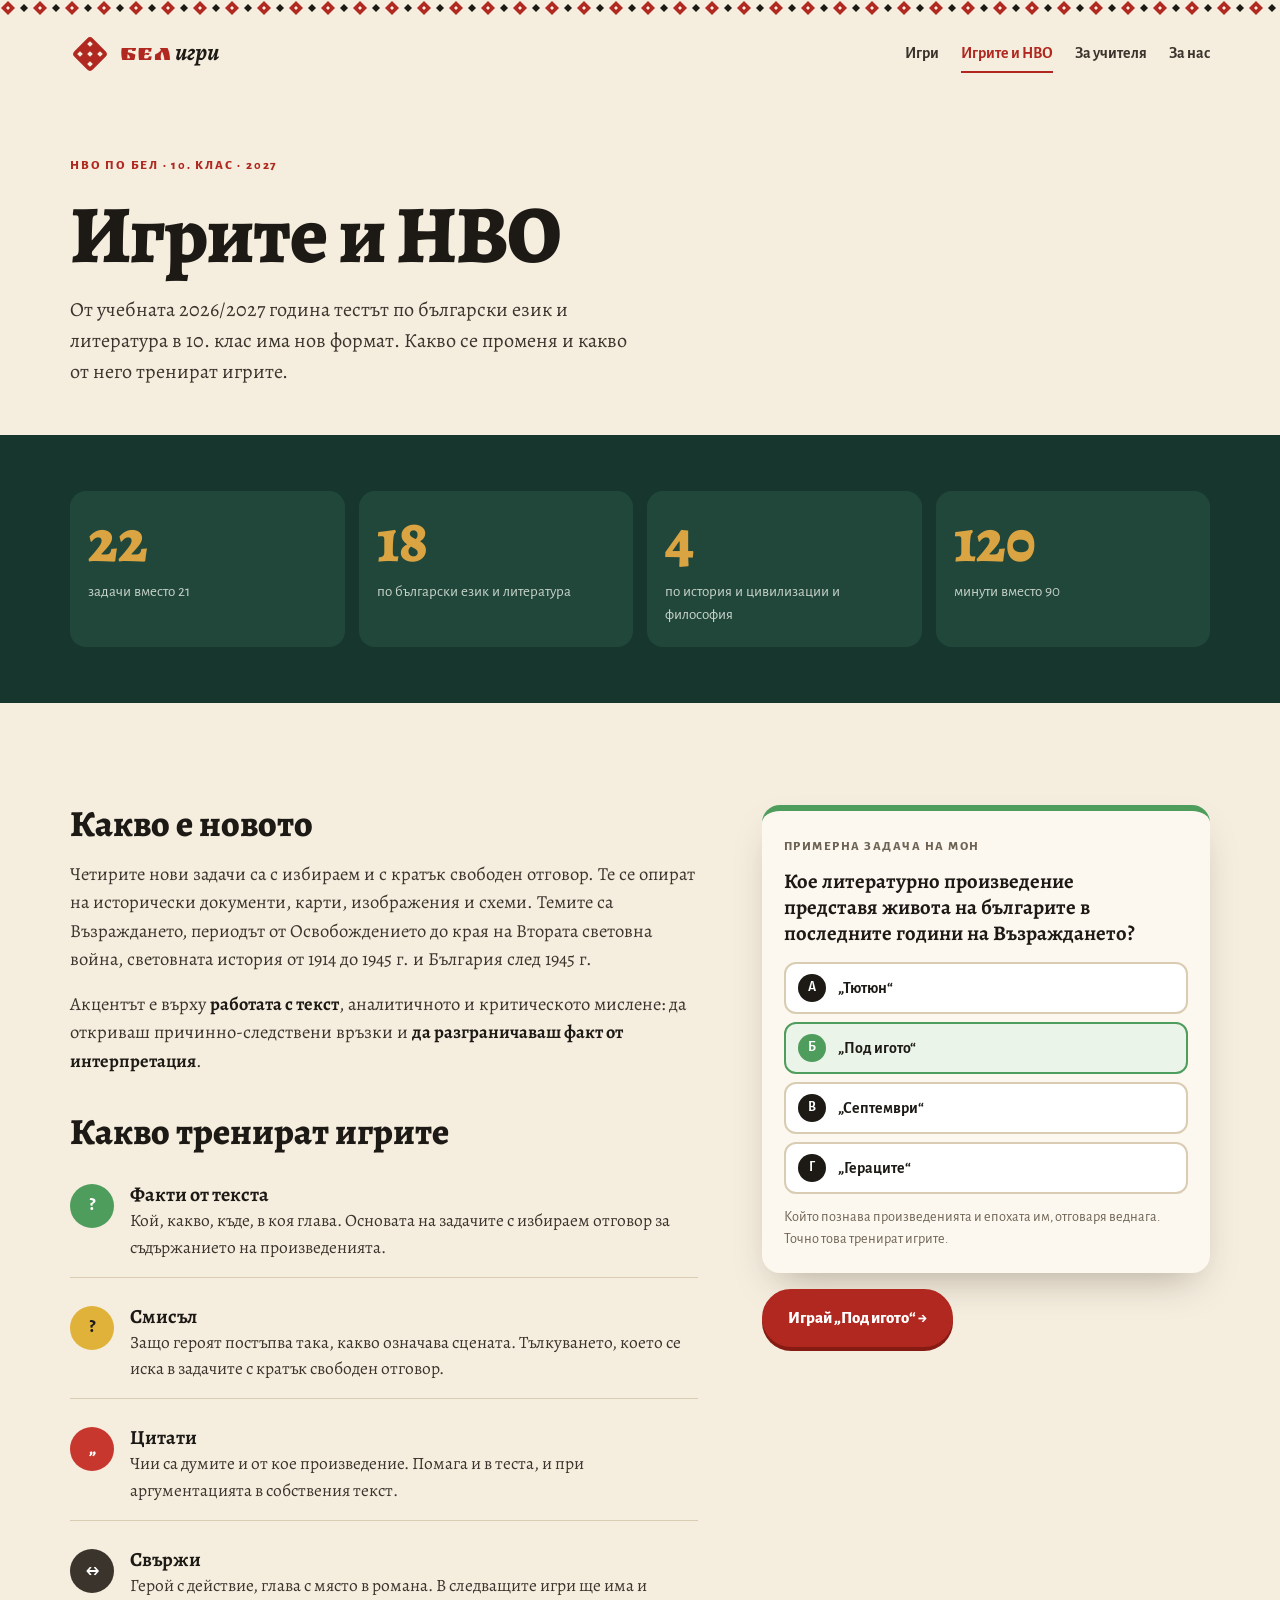
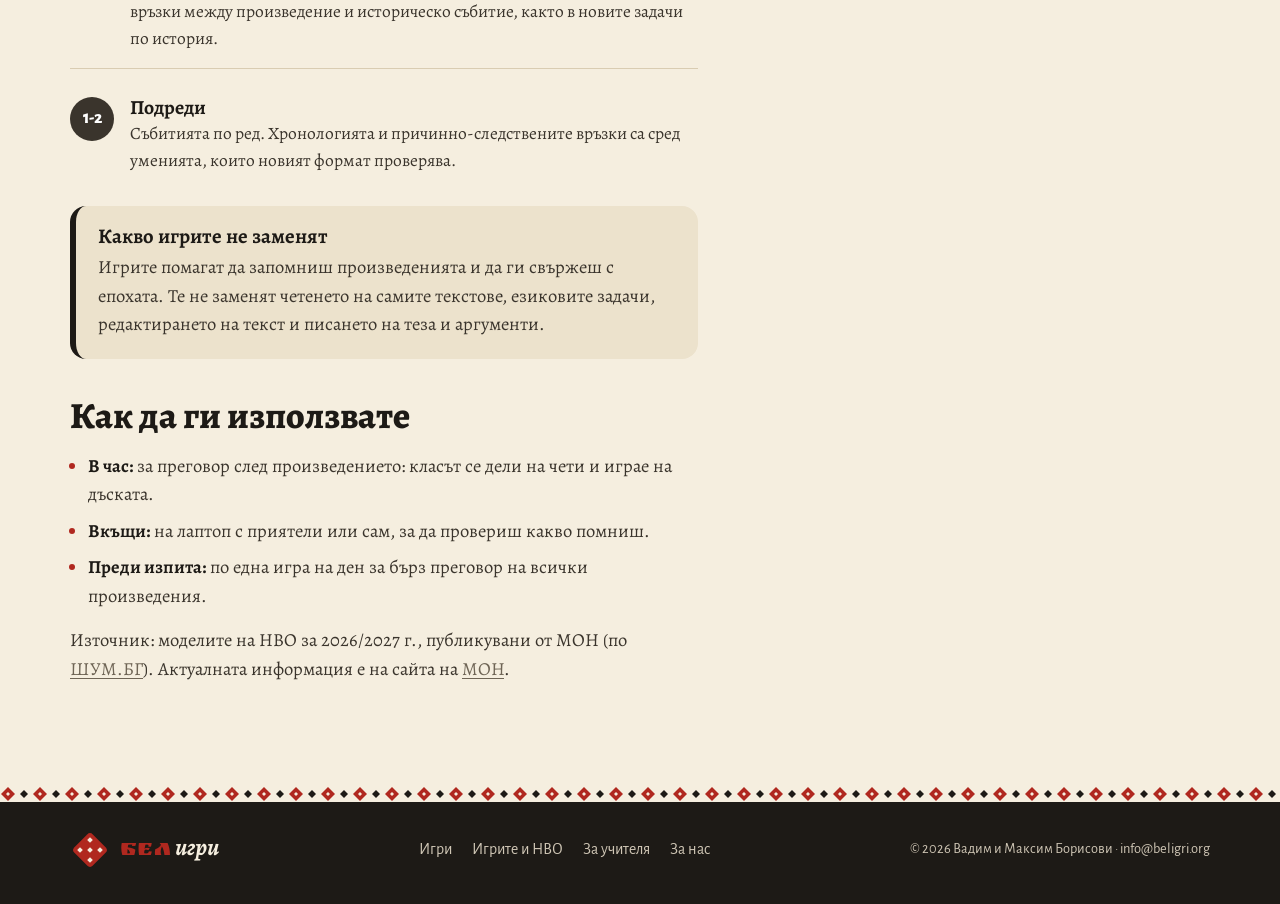
<file: nvo/index.html>
<!doctype html>
<html lang="bg">
<head>
<meta charset="utf-8">
<meta name="viewport" content="width=device-width,initial-scale=1">
<title>Игрите и НВО · БЕЛ игри</title>
<meta name="description" content="Как игрите по литература помагат за новия формат на НВО по БЕЛ в 10. клас през 2027 г.">
<meta name="theme-color" content="#f5eedf">
<link rel="icon" href="/favicon.svg" type="image/svg+xml">
<link rel="preconnect" href="https://fonts.googleapis.com">
<link rel="preconnect" href="https://fonts.gstatic.com" crossorigin>
<link rel="stylesheet" href="https://fonts.googleapis.com/css2?family=Ruslan+Display&family=Alegreya:ital,wght@0,500;0,700;0,800;1,500;1,700&family=Alegreya+Sans:wght@400;500;700;800&display=swap">
<link rel="stylesheet" href="/site.css?v=4">
</head>
<body>
<div class="band" aria-hidden="true"></div>
<header class="site-head">
  <div class="wrap">
    <a class="logo" href="/" aria-label="БЕЛ игри, към началото"><svg class="logo-mark" viewBox="0 0 40 40" aria-hidden="true"><rect x="7" y="7" width="26" height="26" rx="4" transform="rotate(45 20 20)" fill="#b0281f"/><g fill="#f5eedf"><rect x="18" y="18" width="4" height="4" transform="rotate(45 20 20)"/><rect x="18" y="8" width="4" height="4" transform="rotate(45 20 10)"/><rect x="18" y="28" width="4" height="4" transform="rotate(45 20 30)"/><rect x="8" y="18" width="4" height="4" transform="rotate(45 10 20)"/><rect x="28" y="18" width="4" height="4" transform="rotate(45 30 20)"/></g></svg><span class="logo-word"><b>БЕЛ</b> <i>игри</i></span></a>
    <nav class="nav" aria-label="Основно меню">
      <a href="/">Игри</a>
      <a href="/nvo/" aria-current="page">Игрите и НВО</a>
      <a href="/za-uchitelya/">За учителя</a>
      <a href="/za-nas/">За нас</a>
    </nav>
  </div>
</header>
<main>
  <section class="page-hero">
    <div class="wrap">
      <span class="eyebrow">НВО по БЕЛ · 10. клас · 2027</span>
      <h1>Игрите и НВО</h1>
      <p class="lead">От учебната 2026/2027 година тестът по български език и литература в 10. клас има нов формат. Какво се променя и какво от него тренират игрите.</p>
    </div>
  </section>

  <section class="section nvo-band" style="padding-block:clamp(36px,5vw,56px)">
    <div class="wrap" style="grid-template-columns:1fr">
      <div class="nums nums-4">
        <div class="num"><b>22</b><span>задачи вместо 21</span></div>
        <div class="num"><b>18</b><span>по български език и литература</span></div>
        <div class="num"><b>4</b><span>по история и цивилизации и философия</span></div>
        <div class="num"><b>120</b><span>минути вместо 90</span></div>
      </div>
    </div>
  </section>

  <section class="section">
    <div class="wrap cols">
      <div class="prose">
        <h2>Какво е новото</h2>
        <p>Четирите нови задачи са с избираем и с кратък свободен отговор. Те се опират на исторически документи, карти, изображения и схеми. Темите са Възраждането, периодът от Освобождението до края на Втората световна война, световната история от 1914 до 1945 г. и България след 1945 г.</p>
        <p>Акцентът е върху <strong>работата с текст</strong>, аналитичното и критическото мислене: да откриваш причинно-следствени връзки и <strong>да разграничаваш факт от интерпретация</strong>.</p>

        <h2>Какво тренират игрите</h2>
        <div class="skills">
          <div class="skill"><span class="chip g">?</span><h3>Факти от текста</h3><p>Кой, какво, къде, в коя глава. Основата на задачите с избираем отговор за съдържанието на произведенията.</p></div>
          <div class="skill"><span class="chip y">?</span><h3>Смисъл</h3><p>Защо героят постъпва така, какво означава сцената. Тълкуването, което се иска в задачите с кратък свободен отговор.</p></div>
          <div class="skill"><span class="chip r">„</span><h3>Цитати</h3><p>Чии са думите и от кое произведение. Помага и в теста, и при аргументацията в собствения текст.</p></div>
          <div class="skill"><span class="chip">↔</span><h3>Свържи</h3><p>Герой с действие, глава с място в романа. В следващите игри ще има и връзки между произведение и историческо събитие, както в новите задачи по история.</p></div>
          <div class="skill"><span class="chip">1‑2</span><h3>Подреди</h3><p>Събитията по ред. Хронологията и причинно-следствените връзки са сред уменията, които новият формат проверява.</p></div>
        </div>

        <div class="callout">
          <h3>Какво игрите не заменят</h3>
          <p>Игрите помагат да запомниш произведенията и да ги свържеш с епохата. Те не заменят четенето на самите текстове, езиковите задачи, редактирането на текст и писането на теза и аргументи.</p>
        </div>

        <h2>Как да ги използвате</h2>
        <ul>
          <li><strong>В час:</strong> за преговор след произведението: класът се дели на чети и играе на дъската.</li>
          <li><strong>Вкъщи:</strong> на лаптоп с приятели или сам, за да провериш какво помниш.</li>
          <li><strong>Преди изпита:</strong> по една игра на ден за бърз преговор на всички произведения.</li>
        </ul>
        <p class="sources">Източник: моделите на НВО за 2026/2027 г., публикувани от МОН (по <a href="https://www.shum.bg/article/273510/">ШУМ.БГ</a>). Актуалната информация е на сайта на <a href="https://www.mon.bg/">МОН</a>.</p>
      </div>

      <aside class="aside" aria-label="Примерна задача">
        <div class="qcard">
          <span class="tag">Примерна задача на МОН</span>
          <h3>Кое литературно произведение представя живота на българите в последните години на Възраждането?</h3>
          <ol class="opts">
            <li><span>А</span>„Тютюн“</li>
            <li class="ok"><span>Б</span>„Под игото“</li>
            <li><span>В</span>„Септември“</li>
            <li><span>Г</span>„Гераците“</li>
          </ol>
          <p class="note">Който познава произведенията и епохата им, отговаря веднага. Точно това тренират игрите.</p>
        </div>
        <a class="btn btn-primary" href="/pod-igoto/" style="justify-self:start">Играй „Под игото“ →</a>
      </aside>
    </div>
  </section>
</main>
<footer class="site-foot">
  <div class="band" aria-hidden="true"></div>
  <div class="wrap">
    <a class="logo" href="/" aria-label="БЕЛ игри, към началото"><svg class="logo-mark" viewBox="0 0 40 40" aria-hidden="true"><rect x="7" y="7" width="26" height="26" rx="4" transform="rotate(45 20 20)" fill="#b0281f"/><g fill="#f5eedf"><rect x="18" y="18" width="4" height="4" transform="rotate(45 20 20)"/><rect x="18" y="8" width="4" height="4" transform="rotate(45 20 10)"/><rect x="18" y="28" width="4" height="4" transform="rotate(45 20 30)"/><rect x="8" y="18" width="4" height="4" transform="rotate(45 10 20)"/><rect x="28" y="18" width="4" height="4" transform="rotate(45 30 20)"/></g></svg><span class="logo-word"><b>БЕЛ</b> <i>игри</i></span></a>
    <nav aria-label="Долно меню">
      <a href="/">Игри</a>
      <a href="/nvo/">Игрите и НВО</a>
      <a href="/za-uchitelya/">За учителя</a>
      <a href="/za-nas/">За нас</a>
    </nav>
    <small>© 2026 Вадим и Максим Борисови · <a href="mailto:info@beligri.org">info@beligri.org</a></small>
  </div>
</footer>
</body>
</html>
</file>
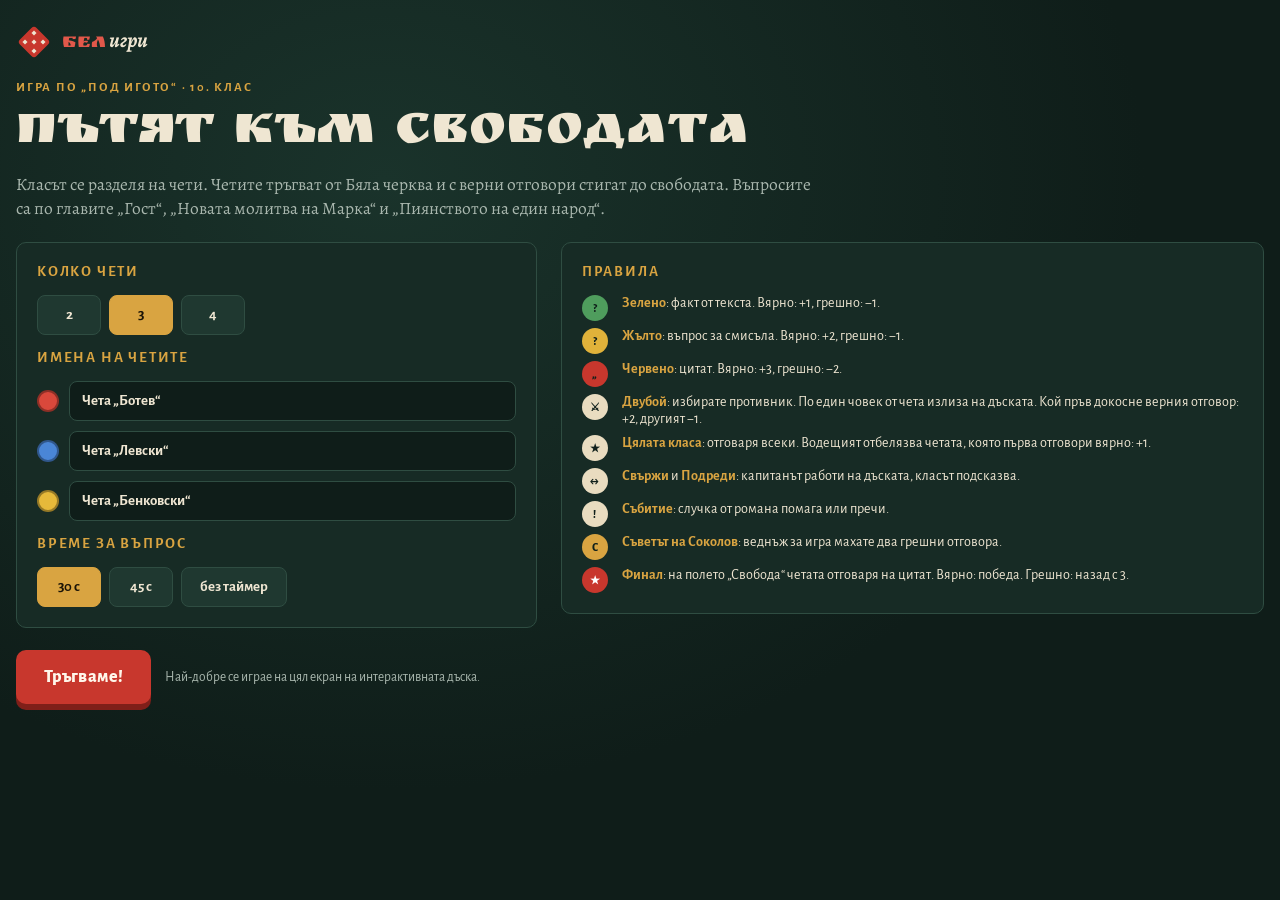
<file: pod-igoto/index.html>
<!doctype html>
<html lang="bg">
<head>
<meta charset="utf-8">
<meta name="viewport" content="width=device-width,initial-scale=1,viewport-fit=cover">
<title>Пътят към свободата · „Под игото“</title>
<meta name="description" content="Игра за класа по „Под игото“ на Иван Вазов: чети, зар, въпроси и цитати. 10. клас.">
<link rel="icon" href="/favicon.svg" type="image/svg+xml">
<link rel="preconnect" href="https://fonts.googleapis.com">
<link rel="preconnect" href="https://fonts.gstatic.com" crossorigin>
<link rel="stylesheet" href="https://fonts.googleapis.com/css2?family=Ruslan+Display&family=Alegreya:ital,wght@0,500;0,700;1,500&family=Alegreya+Sans:wght@400;500;700;800&display=swap">
<style>
/* Layout: one-screen game for a classroom board. Map on the left, chetas on the right, cards open over the map. */
:root {
  --ink: #0f1d19;          /* night over the Balkan */
  --panel: #172b25;
  --panel-2: #1f3830;
  --line: #2f4d42;
  --linen: #efe6d2;        /* text */
  --muted: #a9b7ae;
  --brass: #d9a441;        /* accent: brass of old buttons and lion embroidery */
  --flag: #c8372d;
  --q-green: #4f9d5d;
  --q-yellow: #e0b23a;
  --q-red: #c8372d;
  --ok: #5fbf72;
  --bad: #e2584a;
  --font-display: "Ruslan Display", "Alegreya", Georgia, serif;
  --font-text: "Alegreya", Georgia, "Times New Roman", serif;
  --font-ui: "Alegreya Sans", "Segoe UI", Arial, sans-serif;
  --t1: #d9483b; --t2: #4a86d6; --t3: #e6b93a; --t4: #63b86e;
  color-scheme: dark;
}
html, body { height: 100%; }
body {
  background: radial-gradient(ellipse at 30% 20%, #1a332b 0%, var(--ink) 60%) fixed, var(--ink);
  color: var(--linen);
  font-family: var(--font-ui);
  font-size: clamp(15px, 1.15vw, 20px);
  padding-left: max(16px, env(safe-area-inset-left, 0px));
  padding-right: max(16px, env(safe-area-inset-right, 0px));
  padding-block: 12px;
  box-sizing: border-box;
  overflow-x: hidden;
}
*, *::before, *::after { box-sizing: border-box; }
button { font: inherit; color: inherit; cursor: pointer; }
button:focus-visible, input:focus-visible { outline: 3px solid var(--brass); outline-offset: 2px; }
h1, h2, h3 { text-wrap: balance; margin: 0; }

/* ---------- setup ---------- */
#setup { max-width: 1360px; margin: 0 auto; display: grid; gap: 22px; padding-block: 12px; }
.title-block { display: grid; gap: 10px; }
.title-block .eyebrow { font-family: var(--font-ui); text-transform: uppercase; letter-spacing: .14em; color: var(--brass); font-weight: 700; font-size: .85em; }
.title-block h1 { font-family: var(--font-display); font-weight: 400; font-size: clamp(2.2rem, 4.4vw, 4.2rem); line-height: 1; color: var(--linen); }
.title-block p { font-family: var(--font-text); font-size: 1.15em; color: var(--muted); max-width: 90ch; margin: 0; }
.setup-grid { display: grid; grid-template-columns: 1fr 1.35fr; gap: 24px; align-items: start; }
.box { background: var(--panel); border: 1px solid var(--line); border-radius: 10px; padding: 20px; display: grid; gap: 14px; min-width: 0; }
.box h2 { font-family: var(--font-ui); font-size: 1em; text-transform: uppercase; letter-spacing: .12em; color: var(--brass); }
.seg { display: flex; gap: 8px; flex-wrap: wrap; }
.seg button { padding: 10px 18px; border-radius: 8px; border: 1px solid var(--line); background: var(--panel-2); font-weight: 700; min-width: 64px; }
.seg button[aria-pressed="true"] { background: var(--brass); color: #1b1407; border-color: var(--brass); }
.team-inputs { display: grid; gap: 10px; }
.team-row { display: flex; align-items: center; gap: 10px; }
.team-row .flag-dot { width: 22px; height: 22px; border-radius: 50%; flex: none; border: 2px solid rgba(0,0,0,.35); }
.team-row input { flex: 1; min-width: 0; padding: 10px 12px; border-radius: 8px; border: 1px solid var(--line); background: var(--ink); color: var(--linen); font: inherit; font-weight: 700; }
.rules { margin: 0; padding: 0; list-style: none; display: grid; gap: 7px; font-size: .95em; color: var(--linen); }
.rules li { display: grid; grid-template-columns: 30px 1fr; gap: 10px; align-items: start; }
.rules .chip { width: 26px; height: 26px; border-radius: 50%; display: grid; place-items: center; font-weight: 800; font-size: .8em; color: #10201b; }
.rules b { color: var(--brass); font-weight: 700; }
.primary { background: var(--flag); color: #fff6ea; border: 0; border-radius: 10px; padding: 16px 28px; font-weight: 800; font-size: 1.2em; letter-spacing: .02em; box-shadow: 0 6px 0 #7f1f19; transition: transform .1s, box-shadow .1s; }
.primary:active { transform: translateY(4px); box-shadow: 0 2px 0 #7f1f19; }
.secondary { background: transparent; border: 1px solid var(--line); border-radius: 8px; padding: 9px 14px; font-weight: 700; color: var(--linen); }
.start-row { display: flex; gap: 14px; align-items: center; flex-wrap: wrap; }
.note { color: var(--muted); font-size: .9em; }

/* ---------- game ---------- */
#game { height: 100%; display: grid; grid-template-columns: minmax(0, 1fr) clamp(260px, 22vw, 360px); gap: 16px; }
.board-wrap { min-width: 0; display: grid; grid-template-rows: auto 1fr auto; gap: 8px; min-height: 0; }
.topbar { display: flex; align-items: baseline; justify-content: space-between; gap: 12px; flex-wrap: wrap; }
.topbar h1 { font-family: var(--font-display); font-weight: 400; font-size: clamp(1.4rem, 2.4vw, 2.3rem); }
.topbar .tools { display: flex; gap: 8px; flex-wrap: wrap; }
.board { min-height: 0; display: grid; place-items: center; background: var(--panel); border: 1px solid var(--line); border-radius: 12px; overflow: hidden; }
.board svg { width: 100%; height: 100%; max-height: 100%; display: block; }
.legend { display: flex; gap: 14px; flex-wrap: wrap; font-size: .85em; color: var(--muted); }
.legend span { display: inline-flex; align-items: center; gap: 6px; }
.legend i { width: 14px; height: 14px; border-radius: 50%; display: inline-block; }

.side { display: grid; grid-template-rows: auto auto 1fr; gap: 12px; min-height: 0; min-width: 0; }
.turn-box { background: var(--panel); border: 1px solid var(--line); border-radius: 12px; padding: 16px; display: grid; gap: 12px; justify-items: center; text-align: center; }
.turn-label { font-size: .8em; text-transform: uppercase; letter-spacing: .14em; color: var(--muted); }
.turn-name { font-family: var(--font-text); font-weight: 700; font-size: 1.5em; line-height: 1.1; }
.dice { width: 112px; height: 112px; border-radius: 18px; background: #f3ead6; border: 0; display: grid; grid-template-columns: repeat(3, 1fr); grid-template-rows: repeat(3, 1fr); padding: 16px; box-shadow: 0 7px 0 #b7a986, 0 10px 24px rgba(0,0,0,.4); transition: transform .1s; }
.dice:active { transform: translateY(4px); box-shadow: 0 3px 0 #b7a986; }
.dice:disabled { opacity: .45; cursor: default; }
.dice .pip { width: 18px; height: 18px; border-radius: 50%; background: #1d1a14; place-self: center; visibility: hidden; }
.dice .pip.on { visibility: visible; }
.dice.rolling { animation: shake .5s linear; }
@keyframes shake { 0%{transform:rotate(0)} 25%{transform:rotate(-14deg)} 50%{transform:rotate(12deg)} 75%{transform:rotate(-8deg)} 100%{transform:rotate(0)} }
.dice-hint { font-size: .9em; color: var(--muted); min-height: 1.3em; }

.teams { display: grid; gap: 8px; }
.team-card { display: grid; grid-template-columns: 14px 1fr auto; gap: 10px; align-items: center; background: var(--panel); border: 1px solid var(--line); border-radius: 10px; padding: 10px 12px; }
.team-card.active { border-color: var(--brass); box-shadow: inset 0 0 0 1px var(--brass); }
.team-card .bar { width: 14px; height: 100%; min-height: 34px; border-radius: 4px; }
.team-card .nm { font-weight: 700; line-height: 1.15; min-width: 0; overflow-wrap: anywhere; }
.team-card .meta { font-size: .8em; color: var(--muted); display: flex; gap: 8px; flex-wrap: wrap; }
.team-card .pos { font-variant-numeric: tabular-nums; font-weight: 800; font-size: 1.2em; color: var(--brass); }
.log { background: var(--panel); border: 1px solid var(--line); border-radius: 12px; padding: 12px 14px; overflow: auto; min-height: 80px; }
.log h3 { font-size: .8em; text-transform: uppercase; letter-spacing: .14em; color: var(--muted); margin-bottom: 6px; }
.log ol { list-style: none; padding: 0; margin: 0; display: grid; gap: 6px; font-size: .9em; }
.log li:first-child { color: var(--linen); }
.log li { color: var(--muted); }

/* svg pieces */
.cell-circle { stroke: #0b1512; stroke-width: 3; }
.cell-icon { fill: #10201b; font-family: var(--font-ui); font-weight: 800; font-size: 22px; text-anchor: middle; dominant-baseline: central; pointer-events: none; }
.station-label { font-family: var(--font-ui); font-weight: 700; font-size: 17px; letter-spacing: .08em; text-transform: uppercase; fill: var(--linen); }
.station-bg { fill: var(--ink); opacity: .82; }
.token { transition: transform .22s ease-out; }
.token circle { stroke: #0b1512; stroke-width: 3; }
.token text { font-family: var(--font-ui); font-weight: 800; font-size: 16px; fill: #0b1512; text-anchor: middle; dominant-baseline: central; }
.token.active circle { stroke: #fff6ea; stroke-width: 4; }

/* ---------- overlay card ---------- */
.overlay { position: fixed; inset: 0; background: rgba(6, 12, 10, .78); display: grid; place-items: center; padding: 16px; padding-left: max(16px, env(safe-area-inset-left, 0px)); padding-right: max(16px, env(safe-area-inset-right, 0px)); z-index: 20; overflow: auto; }
.card { width: min(1200px, 100%); background: #f3ead6; color: #1d1a14; border-radius: 14px; padding: clamp(18px, 2.4vw, 40px); display: grid; gap: clamp(14px, 1.6vw, 24px); box-shadow: 0 20px 60px rgba(0,0,0,.55); position: relative; }
.card-head { display: flex; justify-content: space-between; align-items: center; gap: 12px; flex-wrap: wrap; }
.kind { display: inline-flex; align-items: center; gap: 10px; font-weight: 800; text-transform: uppercase; letter-spacing: .12em; font-size: .9em; }
.kind i { width: 18px; height: 18px; border-radius: 50%; display: inline-block; }
.who { font-weight: 800; display: inline-flex; gap: 12px; align-items: center; font-size: clamp(1.4rem, 2.4vw, 2.4rem); line-height: 1.1; }
.who i { width: .8em; height: .8em; border-radius: 50%; display: inline-block; flex: none; }
.q-text { font-family: var(--font-text); font-weight: 700; font-size: clamp(1.4rem, 2.6vw, 2.6rem); line-height: 1.2; text-wrap: balance; }
.q-quote { font-family: var(--font-text); font-style: italic; font-weight: 500; font-size: clamp(1.5rem, 2.8vw, 2.8rem); line-height: 1.25; border-left: 6px solid var(--q-red); padding-left: .6em; }
.q-sub { font-weight: 700; color: #5a5242; font-size: 1.1em; }
.options { display: grid; grid-template-columns: 1fr 1fr; gap: 14px; }
.opt { text-align: left; background: #fffaf0; border: 2px solid #d9cdb2; border-radius: 12px; padding: 18px 20px; font-size: clamp(1.05rem, 1.7vw, 1.6rem); font-weight: 700; color: #1d1a14; display: flex; gap: 14px; align-items: center; min-height: 76px; }
.opt .ltr { width: 40px; height: 40px; border-radius: 50%; background: #1d1a14; color: #f3ead6; display: grid; place-items: center; flex: none; font-size: .85em; }
.opt:hover:not(:disabled) { border-color: #1d1a14; }
.opt:disabled { cursor: default; }
.opt.correct { background: #d7efd9; border-color: #2f8a44; }
.opt.wrong { background: #f6d3cd; border-color: #b23a2c; }
.opt.gone { opacity: .25; }
.timer { height: 10px; background: #e2d7bd; border-radius: 6px; overflow: hidden; }
.timer > div { height: 100%; background: #1d1a14; width: 100%; transition: width 1s linear; }
.timer.low > div { background: var(--q-red); }
.card-foot { display: flex; gap: 12px; justify-content: space-between; align-items: center; flex-wrap: wrap; }
.btn-dark { background: #1d1a14; color: #f3ead6; border: 0; border-radius: 10px; padding: 14px 26px; font-weight: 800; font-size: 1.1em; }
.btn-ghost { background: transparent; color: #1d1a14; border: 2px solid #1d1a14; border-radius: 10px; padding: 12px 20px; font-weight: 800; }
.btn-ghost:disabled { opacity: .35; cursor: default; }
.verdict { display: grid; gap: 8px; background: #fffaf0; border-radius: 12px; padding: 16px 20px; border: 2px solid #d9cdb2; }
.verdict .v-title { font-weight: 800; font-size: 1.3em; }
.verdict .v-title.ok { color: #2f8a44; }
.verdict .v-title.bad { color: #b23a2c; }
.verdict .v-note { font-family: var(--font-text); font-size: 1.15em; line-height: 1.4; }
.verdict .v-ch { font-size: .9em; color: #6b624f; font-weight: 700; }

/* duel */
.duel { display: grid; grid-template-columns: 1fr 1fr; gap: 18px; }
.duel-side { border-radius: 12px; padding: 14px; display: grid; gap: 10px; border: 4px solid; background: #fffaf0; }
.duel-side h3 { font-size: 1.1em; display: flex; justify-content: space-between; gap: 8px; }
.duel-side .options { grid-template-columns: 1fr; gap: 10px; }
.duel-side .opt { min-height: 60px; padding: 12px 14px; font-size: clamp(1rem, 1.4vw, 1.35rem); }
.pick-row { display: flex; gap: 12px; flex-wrap: wrap; }
.pick-row button { border: 0; border-radius: 10px; padding: 16px 22px; font-weight: 800; font-size: 1.1em; color: #10201b; }

/* match & order */
.match { display: grid; grid-template-columns: 1fr 1fr; gap: 14px 28px; }
.match .col { display: grid; gap: 12px; align-content: start; }
.m-item { background: #fffaf0; border: 2px solid #d9cdb2; border-radius: 12px; padding: 14px 16px; font-weight: 700; font-size: clamp(1rem, 1.5vw, 1.4rem); text-align: left; min-height: 64px; display: flex; align-items: center; gap: 12px; color: #1d1a14; }
.m-item .tag { width: 30px; height: 30px; border-radius: 50%; flex: none; display: grid; place-items: center; font-size: .8em; color: #fff; background: #b8ad93; }
.m-item.sel { border-color: #1d1a14; box-shadow: 0 0 0 3px #1d1a14 inset; }
.m-item.ok { background: #d7efd9; border-color: #2f8a44; }
.m-item.bad { background: #f6d3cd; border-color: #b23a2c; }
.order-list { display: grid; gap: 12px; }
.m-item .num { width: 34px; height: 34px; border-radius: 50%; display: grid; place-items: center; flex: none; background: #e2d7bd; color: #1d1a14; font-weight: 800; }
.m-item .num.set { background: #1d1a14; color: #f3ead6; }

/* event & win */
.event-title { font-family: var(--font-display); font-weight: 400; font-size: clamp(1.8rem, 3.6vw, 3.4rem); line-height: 1.05; }
.event-text { font-family: var(--font-text); font-size: clamp(1.2rem, 2vw, 1.9rem); line-height: 1.35; }
.fx { font-weight: 800; font-size: 1.3em; color: #7f1f19; }
.win-title { font-family: var(--font-display); font-weight: 400; font-size: clamp(2.2rem, 5vw, 4.6rem); line-height: 1.02; }
.stats { display: grid; gap: 8px; }
.stats div { display: flex; justify-content: space-between; gap: 12px; border-bottom: 1px solid #d9cdb2; padding-block: 6px; font-weight: 700; font-variant-numeric: tabular-nums; }

@media (max-width: 900px) {
  #game { grid-template-columns: 1fr; height: auto; }
  .setup-grid { grid-template-columns: 1fr; }
  .options, .duel, .match { grid-template-columns: 1fr; }
}
@media (prefers-reduced-motion: reduce) {
  .token { transition: none; }
  .dice.rolling { animation: none; }
  .timer > div { transition: none; }
}
[hidden] { display: none !important; }
body { margin: 0; }
/* site logo, same as on beligri.org pages */
.logo { justify-self: start; display: inline-flex; align-items: center; gap: 10px; color: var(--linen); text-decoration: none; margin-bottom: 10px; }
.logo-mark { width: 36px; height: 36px; flex: none; transition: transform .35s cubic-bezier(.3,1.6,.5,1); }
.logo:hover .logo-mark { transform: rotate(90deg); }
.logo-word { font-size: 1.3rem; line-height: 1; }
.logo-word b { font-family: var(--font-display); font-weight: 400; color: #e2584a; }
.logo-word i { font-family: var(--font-text); font-weight: 700; }
</style>
</head>
<body>
<!-- ============ SETUP ============ -->
<section id="setup">
  <div class="title-block">
    <a class="logo" href="/" aria-label="БЕЛ игри, към началото"><svg class="logo-mark" viewBox="0 0 40 40" aria-hidden="true"><rect x="7" y="7" width="26" height="26" rx="4" transform="rotate(45 20 20)" fill="#c8372d"/><g fill="#efe6d2"><rect x="18" y="18" width="4" height="4" transform="rotate(45 20 20)"/><rect x="18" y="8" width="4" height="4" transform="rotate(45 20 10)"/><rect x="18" y="28" width="4" height="4" transform="rotate(45 20 30)"/><rect x="8" y="18" width="4" height="4" transform="rotate(45 10 20)"/><rect x="28" y="18" width="4" height="4" transform="rotate(45 30 20)"/></g></svg><span class="logo-word"><b>БЕЛ</b> <i>игри</i></span></a>
    <span class="eyebrow">Игра по „Под игото“ · 10. клас</span>
    <h1>Пътят към свободата</h1>
    <p>Класът се разделя на чети. Четите тръгват от Бяла черква и с верни отговори стигат до свободата. Въпросите са по главите „Гост“, „Новата молитва на Марка“ и „Пиянството на един народ“.</p>
  </div>
  <div class="setup-grid">
    <div class="box">
      <h2>Колко чети</h2>
      <div class="seg" id="countSeg" role="group" aria-label="Брой чети">
        <button type="button" data-n="2" aria-pressed="false">2</button>
        <button type="button" data-n="3" aria-pressed="true">3</button>
        <button type="button" data-n="4" aria-pressed="false">4</button>
      </div>
      <h2>Имена на четите</h2>
      <div class="team-inputs" id="teamInputs"></div>
      <h2>Време за въпрос</h2>
      <div class="seg" id="timeSeg" role="group" aria-label="Време за въпрос">
        <button type="button" data-t="30" aria-pressed="true">30 с</button>
        <button type="button" data-t="45" aria-pressed="false">45 с</button>
        <button type="button" data-t="0" aria-pressed="false">без таймер</button>
      </div>
    </div>
    <div class="box">
      <h2>Правила</h2>
      <ul class="rules">
        <li><span class="chip" style="background:var(--q-green)">?</span><span><b>Зелено</b>: факт от текста. Вярно: +1, грешно: −1.</span></li>
        <li><span class="chip" style="background:var(--q-yellow)">?</span><span><b>Жълто</b>: въпрос за смисъла. Вярно: +2, грешно: −1.</span></li>
        <li><span class="chip" style="background:var(--q-red)">„</span><span><b>Червено</b>: цитат. Вярно: +3, грешно: −2.</span></li>
        <li><span class="chip" style="background:#e9dcc0">⚔</span><span><b>Двубой</b>: избирате противник. По един човек от чета излиза на дъската. Кой пръв докосне верния отговор: +2, другият −1.</span></li>
        <li><span class="chip" style="background:#e9dcc0">★</span><span><b>Цялата класа</b>: отговаря всеки. Водещият отбелязва четата, която първа отговори вярно: +1.</span></li>
        <li><span class="chip" style="background:#e9dcc0">↔</span><span><b>Свържи</b> и <b>Подреди</b>: капитанът работи на дъската, класът подсказва.</span></li>
        <li><span class="chip" style="background:#e9dcc0">!</span><span><b>Събитие</b>: случка от романа помага или пречи.</span></li>
        <li><span class="chip" style="background:var(--brass)">С</span><span><b>Съветът на Соколов</b>: веднъж за игра махате два грешни отговора.</span></li>
        <li><span class="chip" style="background:var(--flag);color:#fff">★</span><span><b>Финал</b>: на полето „Свобода“ четата отговаря на цитат. Вярно: победа. Грешно: назад с 3.</span></li>
      </ul>
    </div>
  </div>
  <div class="start-row">
    <button type="button" class="primary" id="startBtn">Тръгваме!</button>
    <span class="note">Най-добре се играе на цял екран на интерактивната дъска.</span>
  </div>
</section>

<!-- ============ GAME ============ -->
<section id="game" hidden>
  <div class="board-wrap">
    <div class="topbar">
      <h1>Пътят към свободата</h1>
      <div class="tools">
        <button type="button" class="secondary" id="fsBtn">Цял екран</button>
        <button type="button" class="secondary" id="rulesBtn">Правила</button>
        <button type="button" class="secondary" id="newBtn">Нова игра</button>
      </div>
    </div>
    <div class="board"><svg id="boardSvg" viewBox="0 0 1000 600" role="img" aria-label="Игрално поле: пътят от Бяла черква до свободата"></svg></div>
    <div class="legend">
      <span><i style="background:var(--q-green)"></i>факт</span>
      <span><i style="background:var(--q-yellow)"></i>смисъл</span>
      <span><i style="background:var(--q-red)"></i>цитат</span>
      <span><i style="background:#e9dcc0"></i>двубой · цялата класа · свържи · подреди · събитие</span>
    </div>
  </div>
  <aside class="side">
    <div class="turn-box">
      <span class="turn-label">На ход е</span>
      <span class="turn-name" id="turnName"></span>
      <button type="button" class="dice" id="dice" aria-label="Хвърли зара"></button>
      <span class="dice-hint" id="diceHint">Докоснете зара</span>
    </div>
    <div class="teams" id="teamList"></div>
    <div class="log"><h3>Какво стана</h3><ol id="log"></ol></div>
  </aside>
</section>

<div class="overlay" id="overlay" hidden><div class="card" id="card"></div></div>

<script>
/* =====================================================================
   ВЪПРОСИ. Добавяйте нови въпроси тук.
   t: 'g' зелено (факт), 'y' жълто (смисъл), 'r' червено (цитат)
   q: въпрос; quote: цитат (само за червени); o: 4 отговора; a: номер на верния (0–3)
   n: кратко обяснение; ch: глава
   ===================================================================== */
const QUESTIONS = [
  // ---- „Гост“ (Част I, гл. I)
  { t:'g', k:['struktura'], q:'С коя глава започва романът „Под игото“?', o:['„Гост“','„Бурята“','„Манастирът“','„Представлението“'], a:0, n:'Романът започва с вечерята в двора на чорбаджи Марко.', ch:'Част I, гл. I „Гост“' },
  { t:'g', k:['nachalo'], q:'Кога чорбаджи Марко вечеря с челядта си на двора?', o:['В прохладна майска вечер','В зимна нощ','На Великден сутринта','В горещ августовски ден'], a:0, n:'Романът започва с „тая прохладна майска вечер“.', ch:'Част I, гл. I „Гост“' },
  { t:'g', k:['diarbekir'], q:'Откъде идва непознатият, който се крие в обора?', o:['От Диарбекир','От Цариград','От Видин','От Пловдив'], a:0, n:'„От Диарбекир.“ Марко си спомня, че синът на дядо Манол е там на заточение.', ch:'Част I, гл. I „Гост“' },
  { t:'g', k:['vidin'], q:'От кой град е родом Иван Кралича?', o:['Видин','Търново','Пловдив','Русе'], a:0, n:'Той се представя като син на дядо Манол Кралича от Видин.', ch:'Част I, гл. I „Гост“' },
  { t:'g', q:'Колко пищова взима Марко, когато отива към обора?', o:['Два','Един','Три','Никакъв, взима тояга'], a:0, n:'Марко грабва два пищова, защото мисли, че в обора има крадци или хайдути.', ch:'Част I, гл. I „Гост“' },
  { t:'g', k:['portata'], q:'Кой блъска портата на Марко в края на главата „Гост“?', o:['Онбашията','Поп Ставри','Чорбаджи Юрдан','Кириак Стефчов'], a:0, n:'Някой вика на турски „Чорбаджи, отвори!“, а Марко прошепва: „Онбашият“.', ch:'Част I, гл. I „Гост“' },
  { t:'g', q:'Какво име приема по-късно Иван Кралича в Бяла черква?', o:['Бойчо Огнянов','Колчо Слепеца','Иван Боримечката','Никола Недкович'], a:0, n:'Под това име той учителства в Бяла черква и води комитета.', ch:'Роман „Под игото“' },
  { t:'g', q:'Каква обществена роля има Марко в Бяла черква?', o:['Училищен настоятел','Кмет','Свещеник','Учител'], a:0, n:'Марко цени просвещението и многократно е избиран за настоятел на училището.', ch:'Част I, гл. I „Гост“' },
  { t:'y', k:['vino'], q:'Защо Марко дава вино на децата на вечеря?', o:['За да не станат пияници, като пораснат','За да заспят по-бързо','Защото е празник','За да не се разболеят'], a:0, n:'Марко има собствена „педагогика“: детето, което е опитало виното, няма да се лакоми за него като голямо.', ch:'Част I, гл. I „Гост“' },
  { t:'y', q:'Защо Марко не предава бегълеца на турците?', o:['Баща му е негов стар приятел, а момчето е преследвано от властта','Страхува се от хайдутите','Иска да получи награда','Не разбира кой е той'], a:0, n:'Дядо Манол е стар приятел на Марко. „Дума ли иска? Баща ти от мене няма по-добър приятел. Ти си у дома си.“', ch:'Част I, гл. I „Гост“' },
  { t:'y', q:'Защо Марко наказва сина си Киро на вечерята?', o:['Излъгал е, че се е изповядал','Счупил е стомната','Не е учил','Ударил е брат си'], a:0, n:'За Марко лъжата е по-тежка от непослушанието.', ch:'Част I, гл. I „Гост“' },
  { t:'y', q:'Какво показва първата глава за чорбаджи Марко?', o:['Строг, но добър баща, родолюбив и смел човек','Скъперник, който мисли само за пари','Човек, който служи на турците','Безразличен към семейството си'], a:0, n:'Вазов представя Марко като глава на патриархално семейство, който рискува, за да скрие бегълеца.', ch:'Част I, гл. I „Гост“' },

  // ---- „Новата молитва на Марка“ (Част II, гл. XV)
  { t:'g', k:['bezportev'], q:'Кой герой кара един турчин да го носи на гърба си?', o:['Безпортев (Редактора)','Кандов','Боримечката','Колчо'], a:0, n:'Пияният Безпортев язди турчина пред целия народ и турчинът не смее да се противи.', ch:'Част II, гл. XV „Новата молитва на Марка“' },
  { t:'g', k:['asen'], q:'Какво носи малкият Асен в шествието на учениците?', o:['Пръчка с червена кърпица като знаме','Дървена сабя','Икона','Барабан'], a:0, n:'Децата се строяват като чета, а Асен носи „знамето“.', ch:'Част II, гл. XV „Новата молитва на Марка“' },
  { t:'g', k:['oruzhie'], q:'Какво намира Марко в скритото място у дома си?', o:['Пушки, пищови и револвери','Кесия с жълтици','Писма от Огнянов','Стари книги'], a:0, n:'Той очаква само двата стари пищова на прадядо си, а намира цял склад с оръжие.', ch:'Част II, гл. XV „Новата молитва на Марка“' },
  { t:'g', k:['molitva'], q:'За какво се моли Марко в края на главата?', o:['За България','За здравето на децата си','За богатство','За прошка на греховете'], a:0, n:'Последното изречение на главата: „Той се молеше за България!“', ch:'Част II, гл. XV „Новата молитва на Марка“' },
  { t:'g', k:['sinove'], q:'Кой казва на Марко, че синовете му ровят в скривалището?', o:['Баба Иваница','Жена му','Пена','Асен'], a:0, n:'Баба Иваница споменава, че там често ровят Васил, Димитър и Киро.', ch:'Част II, гл. XV „Новата молитва на Марка“' },
  { t:'y', k:['bezportev'], q:'Какво показва сцената, в която Безпортев язди турчина?', o:['Страхът от поробителя изчезва','Че Безпортев е силен','Че турчинът е болен','Че хората се забавляват на сватба'], a:0, n:'Марко се пита откъде е дошла тази смелост у раята и този страх у господаря.', ch:'Част II, гл. XV „Новата молитва на Марка“' },
  { t:'y', k:['ludite'], q:'Как се променя Марко в главата „Новата молитва на Марка“?', o:['Иска синовете му да стоят настрана, но накрая ги благославя','От смел бунтовник става страхливец','Става предател','Не се променя'], a:0, n:'Марко сам е „затънал“ в делото, но се надява синовете му да останат живи. Като вижда оръжието, шепне: „Лудите, лудите — те да са живи!…“', ch:'Част II, гл. XV „Новата молитва на Марка“' },
  { t:'y', k:['oruzhie','sinove'], q:'Какво разбира Марко, когато намира оръжието в скривалището?', o:['Че и синовете му участват в подготовката','Че в къщата са влезли крадци','Че турците са скрили оръжие у него','Че оръжието е останало от прадядо му'], a:0, n:'Той се е надявал по-големите му синове да останат настрана, а баба Иваница казва, че там ровят Васил, Димитър и Киро.', ch:'Част II, гл. XV „Новата молитва на Марка“' },
  { t:'y', k:['molitva'], q:'Защо молитвата на Марко е „нова“?', o:['За пръв път той се моли не за дома си, а за народа','Научил я е от поп Ставри','Чете я от нова книга','Казва я на турски'], a:0, n:'Личната грижа отстъпва пред грижата за България.', ch:'Част II, гл. XV „Новата молитва на Марка“' },

  // ---- „Пиянството на един народ“ (Част II, гл. XVI)
  { t:'g', k:['topove'], q:'От какво са направени топовете на въстаниците?', o:['От черешови дънери','От чугун','От бронз','От дъбови греди'], a:0, n:'Черешовите дънери са провъртени, одялани и стегнати с железни обръчи.', ch:'Част II, гл. XVI „Пиянството на един народ“' },
  { t:'g', k:['barut'], q:'Кой според разказвача доставя барута?', o:['Самите турци','Русия','Сърбия','Търговци от Виена'], a:0, n:'Ирония на историята: барута го доставят самите турци.', ch:'Част II, гл. XVI „Пиянството на един народ“' },
  { t:'g', k:['vulkan'], q:'Коя област е сравнена с вулкан през пролетта на 1876 г.?', o:['Западна Тракия','Добруджа','Македония','Северозапада'], a:0, n:'Тя е главната област на въстанието.', ch:'Част II, гл. XVI „Пиянството на един народ“' },
  { t:'g', k:['suhari'], q:'Какво правят бабите при подготовката на въстанието?', o:['Пекат сухари','Шият знамена','Леят куршуми','Пазят по пътищата'], a:0, n:'Всеки, от дете до старец, има своя работа за делото.', ch:'Част II, гл. XVI „Пиянството на един народ“' },
  { t:'g', k:['kurshumi'], q:'Какво правят селяните вместо да орат?', o:['Леят куршуми','Ходят на пазар','Строят църква','Сечат гора за продан'], a:0, n:'Земеделецът оставя ралото, за да лее куршуми.', ch:'Част II, гл. XVI „Пиянството на един народ“' },
  { t:'g', k:['talim'], q:'На какво играят децата тази пролет?', o:['На талим, с пушки от пищели и саби от дръвца','На криеница','На топка','На дама'], a:0, n:'Дори игрите на децата стават военно обучение.', ch:'Част II, гл. XVI „Пиянството на един народ“' },
  { t:'y', q:'Как се отнасят турските власти към подготовката?', o:['Пренебрежително, смятат я за безобидна','Нападат веднага всички села','Молят за мир','Бягат от страната'], a:0, n:'Властта не вижда силата на народното въодушевление.', ch:'Част II, гл. XVI „Пиянството на един народ“' },
  { t:'y', k:['ludost'], q:'Защо главата се нарича „Пиянството на един народ“?', o:['Въодушевлението обхваща всички като опиянение, близо до лудост','Защото на сватбите се пие много вино','Защото героите празнуват победа','Защото турците са пияни'], a:0, n:'„Пиянството“ е метафора за всеобщото опиянение от мечтата за свобода.', ch:'Част II, гл. XVI „Пиянството на един народ“' },
  { t:'y', q:'Как участват чорбаджиите в подготовката според разказвача?', o:['Слабо, но не я предават','Водят четите','Издават всичко на властта','Дават всичките си пари'], a:0, n:'Вазов отбелязва тяхното колебание, но и тяхната лоялност.', ch:'Част II, гл. XVI „Пиянството на един народ“' },
  { t:'y', q:'Какво внушава краят на главата „Пиянството на един народ“?', o:['Предчувствие за трагичния край на въстанието','Сигурност в победата','Радост от свободата','Безразличие към събитията'], a:0, n:'Разказвачът казва, че самата борба „не заслужава името си“, и нарича въстанието „чудовищен „крах“ на най-светлите надежди“.', ch:'Част II, гл. XVI „Пиянството на един народ“' },

  // ---- Цитати (червени)
  { t:'r', k:['nachalo'], quote:'„Тая прохладна майска вечер чорбаджи Марко, гологлав, по халат, вечеряше с челядта си на двора.“', q:'Откъде е това изречение?', o:['Първото изречение на романа','Краят на „Гост“','Началото на „Новата молитва на Марка“','Началото на „Пиянството на един народ“'], a:0, n:'Така започва главата „Гост“ и целият роман.', ch:'Част I, гл. I „Гост“' },
  { t:'r', quote:'„Бай Марко, не се бойте, ваш човек съм!“', q:'Кой казва тези думи?', o:['Иван Кралича','Онбашията','Кандов','Безпортев'], a:0, n:'Така бегълецът от Диарбекир се обажда от тъмното в обора.', ch:'Част I, гл. I „Гост“' },
  { t:'r', k:['portata'], quote:'„Чорбаджи, отвори!“', q:'Кой вика пред портата?', o:['Онбашията','Иван Кралича','Поп Ставри','Чорбаджи Юрдан'], a:0, n:'Викат на турски пред вратнята, а Марко се досеща, че е онбашията, който е по следите на бегълеца.', ch:'Част I, гл. I „Гост“' },
  { t:'r', k:['vino'], quote:'„Аз не ги ща да станат пияници, като пораснат.“', q:'Кой обяснява така защо дава вино на децата?', o:['Чорбаджи Марко','Баба Иваница','Доктор Соколов','Безпортев'], a:0, n:'Това е част от възпитателната „система“ на Марко.', ch:'Част I, гл. I „Гост“' },
  { t:'r', k:['ludite'], quote:'„Лудите, лудите — те да са живи!…“', q:'Кой казва тези думи?', o:['Чорбаджи Марко','Бойчо Огнянов','Кандов','Рада'], a:0, n:'Марко шепне тези думи пред скривалището с оръжие. „Лудите“ са младите бунтовници.', ch:'Част II, гл. XV „Новата молитва на Марка“' },
  { t:'r', quote:'„Кой знае, кой знае!…“', q:'Кой повтаря тези думи, като гледа как народът е загубил страха си?', o:['Чорбаджи Марко','Онбашията','Баба Иваница','Колчо'], a:0, n:'Марко се колебае: дали тази смелост е безумие, или наистина е дошло времето.', ch:'Част II, гл. XV „Новата молитва на Марка“' },
  { t:'r', quote:'„Който се бои от птичките, просо не сее.“', q:'Кой казва тази поговорка на Марко?', o:['Безпортев (Редактора)','Огнянов','Соколов','Мунчо'], a:0, n:'Пияният Безпортев я казва на Марко при сватбеното хоро.', ch:'Част II, гл. XV „Новата молитва на Марка“' },
  { t:'r', k:['molitva'], quote:'„Той се молеше за България!“', q:'Откъде е това изречение?', o:['Краят на „Новата молитва на Марка“','Краят на „Гост“','Краят на романа','Началото на „Пиянството на един народ“'], a:0, n:'С това изречение завършва промяната в Марко.', ch:'Част II, гл. XV „Новата молитва на Марка“' },
  { t:'r', k:['ludost'], quote:'„Историята рядко ни дава пример за такава самонадеяност, която приближава до лудост.“', q:'От коя глава е този цитат?', o:['„Пиянството на един народ“','„Новата молитва на Марка“','„Гост“','„Представлението“'], a:0, n:'Разказвачът оценява въодушевлението преди въстанието.', ch:'Част II, гл. XVI „Пиянството на един народ“' },
  { t:'r', k:['barut'], quote:'„…барута го доставяха самите турци…“', q:'От коя глава е този цитат?', o:['„Пиянството на един народ“','„Гост“','„Новата молитва на Марка“','„Бурята“'], a:0, n:'Една от най-ироничните подробности в главата.', ch:'Част II, гл. XVI „Пиянството на един народ“' },
  { t:'r', k:['vulkan'], quote:'„Цяла Западна Тракия — главната му област — приличаше тая пролет на един вулкан…“', q:'Какво описва разказвачът с тези думи?', o:['Подготовката на въстанието през пролетта на 1876 г.','Земетресение','Пожар в Бяла черква','Войната от 1877 г.'], a:0, n:'Метафората за вулкана показва скритата сила, която ще избухне.', ch:'Част II, гл. XVI „Пиянството на един народ“' },
  { t:'r', quote:'„Тоя луд беше единственият човек, който се осмели да протестира.“', q:'За кого се отнасят тези думи?', o:['За Мунчо','За Безпортев','За Кандов','За Колчо'], a:0, n:'Това е последното изречение на романа. Бонус въпрос извън трите глави.', ch:'Част III, гл. XVI „Гибел“' }
];

/* Свържи: по 4 двойки */
const MATCHES = [
  { k:['diarbekir','vidin','portata'], title:'Свържете героя или мястото с описанието', ch:'„Гост“', pairs:[
    ['Иван Кралича','крие се в обора'], ['Диарбекир','мястото на заточението'], ['Видин','родният град на Кралича'], ['Онбашията','блъска портата'] ] },
  { k:['struktura'], title:'Свържете главата с мястото ѝ в романа', ch:'Структура на романа', pairs:[
    ['„Гост“','Част I, глава I'], ['„Представлението“','Част I, глава XVII'], ['„Новата молитва на Марка“','Част II, глава XV'], ['„Пиянството на един народ“','Част II, глава XVI'] ] },
  { k:['kurshumi','suhari','talim','barut'], title:'Кой какво прави тази пролет?', ch:'„Пиянството на един народ“', pairs:[
    ['Селяните','леят куршуми'], ['Бабите','пекат сухари'], ['Децата','играят на талим'], ['Турците','доставят барута'] ] },
  { k:['bezportev','asen','sinove','molitva'], title:'Свържете героя с действието', ch:'„Новата молитва на Марка“', pairs:[
    ['Безпортев','язди турчина'], ['Асен','носи „знамето“'], ['Баба Иваница','издава кой рови в скривалището'], ['Марко','се моли за България'] ] }
];

/* Подреди: елементите са в правилния ред */
const ORDERS = [
  { k:['portata'], title:'Подредете събитията в главата „Гост“', ch:'Част I, гл. I', items:[
    'Марко вечеря с челядта си на двора', 'В тъмното на двора нещо изтрещява', 'Непознатият се представя като Иван Кралича', 'Онбашията блъска портата' ] },
  { k:['bezportev','asen','oruzhie','molitva'], title:'Подредете събитията в „Новата молитва на Марка“', ch:'Част II, гл. XV', items:[
    'Марко минава покрай сватбеното хоро', 'Безпортев язди турчина', 'Учениците минават със „знаме“', 'Марко намира оръжието у дома', 'Марко се моли за България' ] },
  { k:['struktura'], title:'Подредете главите по реда им в романа', ch:'Структура на романа', items:[
    '„Гост“', '„Представлението“', '„Новата молитва на Марка“', '„Пиянството на един народ“' ] }
];

/* Събития: move: полета (+/−), all: всички чети, skip: пропуска ход, again: хвърля пак */
const EVENTS = [
  { title:'Онбашията е на портата', text:'Властта е по следите ви. Скрийте се навреме!', fx:{ move:-2 } },
  { title:'Марко ви скрива', text:'Чорбаджи Марко отваря обора и ви дава подслон за нощта.', fx:{ move:2 } },
  { title:'Бурята', text:'Буря връхлита Бяла черква. Всички чети се лутат в тъмното.', fx:{ all:-1 } },
  { title:'Барутът пристигна', text:'Тайната поща донесе барут. Хвърлете зара още веднъж!', fx:{ again:1 } },
  { title:'Черешовият топ е готов', text:'Дънерът е провъртян и стегнат с железни обръчи.', fx:{ move:2 } },
  { title:'Предателство', text:'Някой е издал четата. Пропускате следващия си ход.', fx:{ skip:1 } },
  { title:'Сватбено хоро', text:'Безпортев ви хвана на хорото и не ви пуска. Пропускате следващия си ход.', fx:{ skip:1 } },
  { title:'Шпионин', text:'Шпионин през 1876 година следи четата. Връщате се назад.', fx:{ move:-2 } },
  { title:'Зелената кесия', text:'Пари за народното дело! Четата се въоръжава.', fx:{ move:2 } },
  { title:'Мунчо ви познава', text:'Мунчо, който обича Огнянов, ви вика „Русиян!“ Вървите смело напред.', fx:{ move:1 } },
  { title:'Опиянение', text:'Въодушевлението обхваща всички. Всички чети вървят напред.', fx:{ all:1 } }
];

/* ===================================================================== */
const TEAM_COLORS = ['var(--t1)','var(--t2)','var(--t3)','var(--t4)'];
const TEAM_HEX = ['#d9483b','#4a86d6','#e6b93a','#63b86e'];
const DEFAULT_NAMES = ['Чета „Ботев“','Чета „Левски“','Чета „Бенковски“','Чета „Каблешков“'];
const TYPE_INFO = {
  g:{ name:'Факт', color:'var(--q-green)', hex:'#4f9d5d', plus:1, minus:-1 },
  y:{ name:'Смисъл', color:'var(--q-yellow)', hex:'#e0b23a', plus:2, minus:-1 },
  r:{ name:'Цитат', color:'var(--q-red)', hex:'#c8372d', plus:3, minus:-2 },
  d:{ name:'Двубой', hex:'#e9dcc0' }, a:{ name:'Цялата класа', hex:'#e9dcc0' },
  m:{ name:'Свържи', hex:'#e9dcc0' }, o:{ name:'Подреди', hex:'#e9dcc0' }, e:{ name:'Събитие', hex:'#e9dcc0' }
};
/* поле: 0 = старт, последното = „Свобода“ */
const CELLS = ['s','g','y','e','g','r','d','y','g','m','e','r','g','a','y','o','g','e','r','d','y','g','m','e','r','a','y','g','o','e','r','y','f'];
const STATIONS = { 0:'Бяла черква', 5:'Марковият двор', 10:'Манастирът', 15:'Воденицата', 20:'Алтъново', 25:'Зли дол', 29:'Клисура', 32:'Свобода' };
const LETTERS = ['А','Б','В','Г'];

let S = null; // game state
let timerId = null;
let cellPts = [];

const $ = (id) => document.getElementById(id);
const shuffle = (arr) => { const a = arr.slice(); for (let i = a.length - 1; i > 0; i--) { const j = Math.floor(Math.random() * (i + 1)); [a[i], a[j]] = [a[j], a[i]]; } return a; };
const esc = (s) => String(s).replace(/[&<>"]/g, c => ({'&':'&amp;','<':'&lt;','>':'&gt;','"':'&quot;'}[c]));
const signed = (n) => (n > 0 ? '+' + n : '−' + Math.abs(n));
const fieldsWord = (n) => Math.abs(n) === 1 ? 'поле' : 'полета';

/* ---------------- setup ---------------- */
let setupCount = 3, setupTime = 30;
function renderTeamInputs() {
  const box = $('teamInputs');
  const old = [...box.querySelectorAll('input')].map(i => i.value);
  box.innerHTML = '';
  for (let i = 0; i < setupCount; i++) {
    const row = document.createElement('div');
    row.className = 'team-row';
    row.innerHTML = `<span class="flag-dot" style="background:${TEAM_COLORS[i]}"></span><input id="teamName${i}" type="text" maxlength="28" aria-label="Име на чета ${i + 1}" value="${esc(old[i] ?? DEFAULT_NAMES[i])}">`;
    box.appendChild(row);
  }
}
function bindSeg(segId, attr, cb) {
  $(segId).addEventListener('click', (e) => {
    const b = e.target.closest('button'); if (!b) return;
    $(segId).querySelectorAll('button').forEach(x => x.setAttribute('aria-pressed', x === b ? 'true' : 'false'));
    cb(Number(b.dataset[attr]));
  });
}
bindSeg('countSeg', 'n', (n) => { setupCount = n; renderTeamInputs(); });
bindSeg('timeSeg', 't', (t) => { setupTime = t; });
renderTeamInputs();

$('startBtn').addEventListener('click', () => {
  const teams = [];
  for (let i = 0; i < setupCount; i++) {
    const v = ($('teamName' + i).value || '').trim();
    teams.push({ name: v || DEFAULT_NAMES[i], pos: 0, skip: 0, joker: true, right: 0, asked: 0, color: i });
  }
  S = { teams, turn: 0, time: setupTime, phase: 'roll', used: { g:[], y:[], r:[], m:[], o:[], e:[] }, seen: [], log: ['Четите тръгват от Бяла черква.'], winner: null, dice: 1 };
  showGame();
});

/* ---------------- board ---------------- */
function buildBoard() {
  const svg = $('boardSvg');
  const NS = 'http://www.w3.org/2000/svg';
  svg.innerHTML = '';
  // mountains (the Balkan) in the background
  const deco = document.createElementNS(NS, 'g');
  deco.setAttribute('opacity', '0.55');
  const ridges = [
    'M0 130 L60 70 L110 110 L170 40 L240 105 L300 60 L360 120',
    'M560 260 L610 205 L650 240 L700 180 L760 245',
    'M40 600 L120 540 L190 580',
    'M780 600 L860 520 L930 570 L1000 520'
  ];
  ridges.forEach(d => { const p = document.createElementNS(NS, 'path'); p.setAttribute('d', d); p.setAttribute('fill', 'none'); p.setAttribute('stroke', '#2f4d42'); p.setAttribute('stroke-width', '4'); p.setAttribute('stroke-linejoin', 'round'); deco.appendChild(p); });
  const river = document.createElementNS(NS, 'path');
  river.setAttribute('d', 'M0 330 C120 300 160 360 260 330 S420 280 470 320');
  river.setAttribute('fill', 'none'); river.setAttribute('stroke', '#2a5a6a'); river.setAttribute('stroke-width', '6'); river.setAttribute('stroke-linecap', 'round');
  deco.appendChild(river);
  svg.appendChild(deco);

  // the road
  const roadD = 'M70 520 C200 560 330 500 330 420 S170 330 190 250 S330 120 470 150 S560 330 680 340 S900 300 890 200 S760 70 860 60';
  const road = document.createElementNS(NS, 'path');
  road.setAttribute('d', roadD); road.setAttribute('fill', 'none'); road.setAttribute('stroke', '#0b1512'); road.setAttribute('stroke-width', '30'); road.setAttribute('stroke-linecap', 'round');
  svg.appendChild(road);
  const road2 = road.cloneNode(); road2.setAttribute('stroke', '#3a5a4e'); road2.setAttribute('stroke-width', '4'); road2.setAttribute('stroke-dasharray', '2 12');
  svg.appendChild(road2);

  const len = road.getTotalLength();
  const n = CELLS.length;
  cellPts = [];
  for (let i = 0; i < n; i++) { const p = road.getPointAtLength(len * i / (n - 1)); cellPts.push({ x: p.x, y: p.y }); }

  const cellsG = document.createElementNS(NS, 'g');
  CELLS.forEach((t, i) => {
    const { x, y } = cellPts[i];
    const g = document.createElementNS(NS, 'g');
    const big = (t === 's' || t === 'f');
    const c = document.createElementNS(NS, 'circle');
    c.setAttribute('cx', x); c.setAttribute('cy', y); c.setAttribute('r', big ? 30 : 22);
    c.setAttribute('class', 'cell-circle');
    c.setAttribute('fill', t === 's' ? '#efe6d2' : t === 'f' ? '#c8372d' : TYPE_INFO[t].hex);
    g.appendChild(c);
    g.appendChild(cellIcon(NS, t, x, y));
    cellsG.appendChild(g);
  });
  svg.appendChild(cellsG);

  // station labels
  Object.entries(STATIONS).forEach(([i, label]) => {
    i = Number(i);
    const { x, y } = cellPts[i];
    const above = !(i === 0 || i === 15);
    const ty = above ? y - 44 : y + 52;
    const t = document.createElementNS(NS, 'text');
    t.setAttribute('x', x); t.setAttribute('y', ty); t.setAttribute('text-anchor', 'middle'); t.setAttribute('class', 'station-label');
    t.textContent = label;
    svg.appendChild(t);
    const bb = t.getBBox();
    const r = document.createElementNS(NS, 'rect');
    r.setAttribute('x', bb.x - 8); r.setAttribute('y', bb.y - 3); r.setAttribute('width', bb.width + 16); r.setAttribute('height', bb.height + 6); r.setAttribute('rx', 5); r.setAttribute('class', 'station-bg');
    svg.insertBefore(r, t);
  });

  const tokG = document.createElementNS(NS, 'g'); tokG.setAttribute('id', 'tokens');
  S.teams.forEach((tm, k) => {
    const g = document.createElementNS(NS, 'g'); g.setAttribute('class', 'token'); g.setAttribute('id', 'tok' + k);
    const c = document.createElementNS(NS, 'circle'); c.setAttribute('r', 15); c.setAttribute('fill', TEAM_HEX[tm.color]);
    const tx = document.createElementNS(NS, 'text'); tx.textContent = String(k + 1);
    g.appendChild(c); g.appendChild(tx); tokG.appendChild(g);
  });
  svg.appendChild(tokG);
}
function cellIcon(NS, t, x, y) {
  if (t === 'd') { // crossed sabres
    const g = document.createElementNS(NS, 'g'); g.setAttribute('stroke', '#10201b'); g.setAttribute('stroke-width', '4'); g.setAttribute('stroke-linecap', 'round');
    [['-9','-9','9','9'],['9','-9','-9','9']].forEach(([a,b,c,d]) => { const l = document.createElementNS(NS, 'line'); l.setAttribute('x1', x + Number(a)); l.setAttribute('y1', y + Number(b)); l.setAttribute('x2', x + Number(c)); l.setAttribute('y2', y + Number(d)); g.appendChild(l); });
    return g;
  }
  if (t === 'a' || t === 'f') { // star
    const pts = []; for (let k = 0; k < 10; k++) { const r = k % 2 ? 5 : (t === 'f' ? 15 : 11); const ang = -Math.PI / 2 + k * Math.PI / 5; pts.push((x + r * Math.cos(ang)).toFixed(1) + ',' + (y + r * Math.sin(ang)).toFixed(1)); }
    const p = document.createElementNS(NS, 'polygon'); p.setAttribute('points', pts.join(' ')); p.setAttribute('fill', t === 'f' ? '#f3ead6' : '#10201b'); return p;
  }
  if (t === 'm') { // linked rings
    const g = document.createElementNS(NS, 'g'); g.setAttribute('fill', 'none'); g.setAttribute('stroke', '#10201b'); g.setAttribute('stroke-width', '3.5');
    [-5, 5].forEach(dx => { const c = document.createElementNS(NS, 'circle'); c.setAttribute('cx', x + dx); c.setAttribute('cy', y); c.setAttribute('r', 7); g.appendChild(c); });
    return g;
  }
  if (t === 'o') { // three steps
    const g = document.createElementNS(NS, 'g'); g.setAttribute('fill', '#10201b');
    [[-10, 4, 6], [-3, -2, 12], [4, -8, 18]].forEach(([dx, dy, h]) => { const r = document.createElementNS(NS, 'rect'); r.setAttribute('x', x + dx); r.setAttribute('y', y + dy); r.setAttribute('width', 5); r.setAttribute('height', h - 6 + 6); g.appendChild(r); });
    return g;
  }
  const tx = document.createElementNS(NS, 'text'); tx.setAttribute('x', x); tx.setAttribute('y', y + 1); tx.setAttribute('class', 'cell-icon');
  tx.textContent = t === 'e' ? '!' : t === 'r' ? '„' : t === 's' ? '★' : '?';
  if (t === 'r') tx.setAttribute('y', y - 4);
  return tx;
}
function placeTokens() {
  const groups = {};
  S.teams.forEach((tm, k) => { (groups[tm.pos] = groups[tm.pos] || []).push(k); });
  Object.entries(groups).forEach(([pos, ks]) => {
    const p = cellPts[Number(pos)];
    ks.forEach((k, j) => {
      const off = ks.length === 1 ? { x: 0, y: -2 } : [{ x: -13, y: -13 }, { x: 13, y: -13 }, { x: -13, y: 13 }, { x: 13, y: 13 }][j];
      const el = $('tok' + k);
      el.style.transform = `translate(${p.x + off.x}px, ${p.y + off.y}px)`;
      el.classList.toggle('active', k === S.turn && !S.winner);
    });
  });
}

/* ---------------- side panel ---------------- */
function renderSide() {
  const tm = S.teams[S.turn];
  $('turnName').textContent = tm.name;
  $('turnName').style.color = TEAM_COLORS[tm.color];
  $('teamList').innerHTML = S.teams.map((t, k) => `
    <div class="team-card ${k === S.turn ? 'active' : ''}">
      <span class="bar" style="background:${TEAM_COLORS[t.color]}"></span>
      <span><span class="nm">${k + 1}. ${esc(t.name)}</span>
        <span class="meta"><span>верни: ${t.right}/${t.asked}</span>${t.joker ? '<span>Соколов: има</span>' : '<span>Соколов: използван</span>'}${t.skip ? '<span>пропуска ход</span>' : ''}</span></span>
      <span class="pos" title="Поле">${t.pos}/${CELLS.length - 1}</span>
    </div>`).join('');
  $('log').innerHTML = S.log.slice(0, 7).map(l => `<li>${esc(l)}</li>`).join('');
  $('dice').disabled = S.phase !== 'roll';
  ['newBtn', 'rulesBtn'].forEach(id => { $(id).disabled = S.phase !== 'roll'; });
  $('diceHint').textContent = S.phase === 'roll' ? 'Докоснете зара' : '';
  drawDice(S.dice);
  placeTokens();
}
function addLog(t) { S.log.unshift(t); if (S.log.length > 30) S.log.pop(); }
function drawDice(n) {
  const map = { 1:[4], 2:[0,8], 3:[0,4,8], 4:[0,2,6,8], 5:[0,2,4,6,8], 6:[0,2,3,5,6,8] };
  const d = $('dice');
  if (!d.children.length) for (let i = 0; i < 9; i++) { const s = document.createElement('span'); s.className = 'pip'; d.appendChild(s); }
  [...d.children].forEach((p, i) => p.classList.toggle('on', map[n].includes(i)));
  d.setAttribute('aria-label', 'Хвърли зара. Последно хвърляне: ' + n);
}

/* ---------------- turn flow ---------------- */
function showGame() {
  $('setup').hidden = true; $('game').hidden = false;
  buildBoard(); renderSide();
  // station labels are measured with the real font once it has loaded
  if (document.fonts && document.fonts.ready) document.fonts.ready.then(() => { if (S && !$('game').hidden) { buildBoard(); placeTokens(); } });
  if (S.winner !== null && S.winner !== undefined) showWin();
}
const reduceMotion = window.matchMedia && window.matchMedia('(prefers-reduced-motion: reduce)').matches;
const wait = (ms) => new Promise(r => setTimeout(r, reduceMotion ? Math.min(ms, 40) : ms));

$('dice').addEventListener('click', async () => {
  if (S.phase !== 'roll') return;
  S.phase = 'moving'; renderSide();
  const d = $('dice'); d.classList.add('rolling');
  for (let i = 0; i < 6; i++) { drawDice(1 + Math.floor(Math.random() * 6)); await wait(80); }
  d.classList.remove('rolling');
  const n = 1 + Math.floor(Math.random() * 6);
  S.dice = n; drawDice(n);
  const tm = S.teams[S.turn];
  addLog(`${tm.name} хвърли ${n}.`);
  await stepMove(S.turn, n);
  resolveCell();
});
async function stepMove(k, n) {
  const tm = S.teams[k];
  const last = CELLS.length - 1;
  const dir = n > 0 ? 1 : -1;
  for (let i = 0; i < Math.abs(n); i++) {
    const next = tm.pos + dir;
    if (next < 0 || next > last) break;
    tm.pos = next; placeTokens(); await wait(230);
  }
  renderSide();
}
function moveNow(k, n) { // instant move after answers and events
  const t = S.teams[k];
  // a reward never carries a cheta onto „Свобода“: the final cell is reached only with the dice
  const cap = CELLS.length - 2;
  if (n > 0) t.pos = Math.max(t.pos, Math.min(cap, t.pos + n));
  else t.pos = Math.max(0, t.pos + n);
}
function nextTurn(again) {
  closeCard();
  if (S.winner !== null && S.winner !== undefined) return;
  if (!again) {
    let guard = 0;
    do {
      S.turn = (S.turn + 1) % S.teams.length;
      const t = S.teams[S.turn];
      if (t.skip > 0) { t.skip--; addLog(`${t.name} пропуска хода си.`); guard++; continue; }
      break;
    } while (guard < 10);
  }
  S.phase = 'roll';
  renderSide();
}
function resolveCell() {
  const tm = S.teams[S.turn];
  const t = CELLS[tm.pos];
  S.phase = 'card';
  renderSide();
  if (t === 'g' || t === 'y' || t === 'r') return askQuestion(t, false);
  if (t === 'f') return askQuestion('r', true);
  if (t === 'd') return S.teams.length > 1 ? pickDuel() : askQuestion('y', false);
  if (t === 'a') return allClass();
  if (t === 'm') return matchGame();
  if (t === 'o') return orderGame();
  if (t === 'e') return eventCard();
  nextTurn();
}
// Never repeat a card while the deck has unused ones, and prefer cards whose topic (k) has not
// come up yet in this game: „Кой блъска портата?“ and „Чорбаджи, отвори!“ ask about the same fact.
function draw(kind, pool) {
  if (!S.seen) S.seen = [];
  const used = S.used[kind];
  let idx = pool.map((_, i) => i).filter(i => !used.includes(i));
  if (!idx.length) {
    const last = used[used.length - 1];
    S.used[kind] = [];
    idx = pool.map((_, i) => i).filter(i => i !== last || pool.length === 1);
  }
  const clash = (i) => (pool[i].k || []).filter(t => S.seen.includes(t)).length;
  const least = Math.min(...idx.map(clash));
  idx = idx.filter(i => clash(i) === least);
  const pick = idx[Math.floor(Math.random() * idx.length)];
  S.used[kind].push(pick);
  S.seen.push(...(pool[pick].k || []));
  return pool[pick];
}

/* ---------------- card helpers ---------------- */
function openCard(html) { $('card').innerHTML = html; $('overlay').hidden = false; const f = $('card').querySelector('button:not(:disabled)'); if (f) f.focus({ preventScroll: true }); }
function closeCard() { stopTimer(); $('overlay').hidden = true; $('card').innerHTML = ''; }
function headHtml(kindName, kindHex, team) {
  const t = team ?? S.teams[S.turn];
  return `<div class="card-head"><span class="kind"><i style="background:${kindHex}"></i>${kindName}</span>
    <span class="who"><i style="background:${TEAM_COLORS[t.color]}"></i>${esc(t.name)}</span></div>`;
}
function startTimer(sec, onEnd) {
  stopTimer();
  const bar = $('card').querySelector('.timer');
  if (!sec || !bar) { if (bar) bar.hidden = true; return; }
  let left = sec;
  const inner = bar.firstElementChild;
  inner.style.width = '100%';
  timerId = setInterval(() => {
    left--;
    inner.style.width = Math.max(0, left / sec * 100) + '%';
    bar.classList.toggle('low', left <= 5);
    if (left <= 0) { stopTimer(); onEnd(); }
  }, 1000);
}
function stopTimer() { if (timerId) { clearInterval(timerId); timerId = null; } }
function verdictHtml(ok, title, note, ch, fxText) {
  return `<div class="verdict"><span class="v-title ${ok ? 'ok' : 'bad'}">${title}</span>
    ${note ? `<span class="v-note">${esc(note)}</span>` : ''}
    ${ch ? `<span class="v-ch">${esc(ch)}</span>` : ''}
    ${fxText ? `<span class="fx">${esc(fxText)}</span>` : ''}</div>`;
}
function optionsHtml(opts, prefix) {
  return opts.map((o, i) => `<button type="button" class="opt" data-${prefix}="${i}"><span class="ltr">${LETTERS[i]}</span><span>${esc(o.text)}</span></button>`).join('');
}
function prepOptions(q) { return shuffle(q.o.map((text, i) => ({ text, ok: i === q.a }))); }
function questionBody(q) {
  return (q.quote ? `<div class="q-quote">${esc(q.quote)}</div><div class="q-sub">${esc(q.q)}</div>` : `<div class="q-text">${esc(q.q)}</div>`);
}

/* ---------------- question ---------------- */
function askQuestion(type, isFinal) {
  const pool = QUESTIONS.filter(x => x.t === type);
  const q = draw(type, pool);
  const opts = prepOptions(q);
  const tm = S.teams[S.turn];
  const info = TYPE_INFO[type];
  const label = isFinal ? 'Финал · цитат' : info.name;
  const rewardTxt = isFinal ? 'Вярно: победа · Грешно: назад с 3' : `Вярно: ${signed(info.plus)} · Грешно: ${signed(info.minus)}`;
  openCard(`${headHtml(label, isFinal ? '#c8372d' : info.hex)}
    ${questionBody(q)}
    <div class="timer"><div></div></div>
    <div class="options">${optionsHtml(opts, 'i')}</div>
    <div class="card-foot"><span class="note" style="color:#5a5242;font-weight:700">${rewardTxt}</span>
      <button type="button" class="btn-ghost" id="jokerBtn" ${tm.joker ? '' : 'disabled'}>Съветът на Соколов</button></div>
    <div id="after"></div>`);
  let done = false;
  const finish = (pickedIdx) => {
    if (done) return; done = true; stopTimer();
    const btns = [...$('card').querySelectorAll('.opt')];
    btns.forEach((b, i) => { b.disabled = true; if (opts[i].ok) b.classList.add('correct'); });
    const ok = pickedIdx !== null && opts[pickedIdx].ok;
    if (pickedIdx !== null && !ok) btns[pickedIdx].classList.add('wrong');
    $('jokerBtn').disabled = true;
    tm.asked++; if (ok) tm.right++;
    let fx = '';
    if (isFinal) {
      if (ok) { S.winner = S.turn; addLog(`${tm.name} стигна до свободата!`); fx = 'Четата стигна до свободата!'; }
      else { moveNow(S.turn, -3); fx = 'Назад с 3 полета.'; addLog(`${tm.name} не позна цитата на финала и се връща с 3.`); }
    } else {
      const delta = ok ? info.plus : info.minus;
      moveNow(S.turn, delta);
      fx = `${tm.name}: ${signed(delta)} ${fieldsWord(delta)}.`;
      addLog(`${tm.name} ${ok ? 'отговори вярно' : 'сгреши'} (${info.name.toLowerCase()}): ${signed(delta)}.`);
    }
    const title = pickedIdx === null ? 'Времето изтече' : ok ? 'Вярно!' : 'Не е вярно';
    $('after').innerHTML = verdictHtml(ok, title, q.n, q.ch, fx) + `<div class="card-foot" style="justify-content:flex-end;margin-top:14px"><button type="button" class="btn-dark" id="contBtn">${S.winner !== null && S.winner !== undefined ? 'Към победата' : 'Продължи'}</button></div>`;
    renderSide();
    $('contBtn').focus({ preventScroll: true });
    $('contBtn').addEventListener('click', () => { if (S.winner !== null && S.winner !== undefined) { closeCard(); showWin(); } else nextTurn(); });
    $('after').scrollIntoView({ behavior: reduceMotion ? 'auto' : 'smooth', block: 'nearest' });
  };
  $('card').querySelectorAll('.opt').forEach(b => b.addEventListener('click', () => finish(Number(b.dataset.i))));
  $('jokerBtn').addEventListener('click', () => {
    if (!tm.joker || done) return;
    tm.joker = false;
    const wrong = opts.map((o, i) => o.ok ? -1 : i).filter(i => i >= 0);
    shuffle(wrong).slice(0, 2).forEach(i => { const b = $('card').querySelectorAll('.opt')[i]; b.disabled = true; b.classList.add('gone'); });
    $('jokerBtn').disabled = true;
    addLog(`${tm.name} използва съвета на Соколов.`);
    renderSide();
  });
  startTimer(S.time, () => finish(null));
}

/* ---------------- duel ---------------- */
function pickDuel() {
  const others = S.teams.map((t, k) => ({ t, k })).filter(x => x.k !== S.turn);
  openCard(`${headHtml('Двубой', '#e9dcc0')}
    <div class="q-text">Кого предизвиквате на двубой?</div>
    <div class="q-sub">По един човек от двете чети излиза на дъската. Всеки отговаря на своята половина. Кой пръв докосне верния отговор, печели.</div>
    <div class="pick-row">${others.map(x => `<button type="button" data-k="${x.k}" style="background:${TEAM_HEX[x.t.color]}">${esc(x.t.name)}</button>`).join('')}</div>`);
  $('card').querySelectorAll('.pick-row button').forEach(b => b.addEventListener('click', () => duel(Number(b.dataset.k))));
}
function duel(opp) {
  const type = Math.random() < .5 ? 'g' : 'y';
  const q = draw(type, QUESTIONS.filter(x => x.t === type));
  const A = S.turn, B = opp;
  const optsA = prepOptions(q), optsB = prepOptions(q);
  const side = (k, opts, tag) => `<div class="duel-side" style="border-color:${TEAM_HEX[S.teams[k].color]}">
      <h3><span>${esc(S.teams[k].name)}</span><span id="st${tag}"></span></h3>
      <div class="options">${opts.map((o, i) => `<button type="button" class="opt" data-${tag}="${i}"><span class="ltr">${LETTERS[i]}</span><span>${esc(o.text)}</span></button>`).join('')}</div></div>`;
  openCard(`${headHtml('Двубой', '#e9dcc0')}
    ${questionBody(q)}
    <div class="timer"><div></div></div>
    <div class="duel">${side(A, optsA, 'a')}${side(B, optsB, 'b')}</div>
    <div id="after"></div>`);
  let done = false; const out = { a: false, b: false };
  const end = (winnerTag) => {
    if (done) return; done = true; stopTimer();
    $('card').querySelectorAll('.opt').forEach(b => b.disabled = true);
    [['a', optsA], ['b', optsB]].forEach(([tag, opts]) => $('card').querySelectorAll(`[data-${tag}]`).forEach((b, i) => { if (opts[i].ok) b.classList.add('correct'); }));
    S.teams[A].asked++; S.teams[B].asked++;
    let fx = 'Никой не позна. Никой не се мести.', ok = false;
    if (winnerTag) {
      ok = true;
      const w = winnerTag === 'a' ? A : B, l = winnerTag === 'a' ? B : A;
      S.teams[w].right++;
      moveNow(w, 2); moveNow(l, -1);
      fx = `${S.teams[w].name}: +2 полета. ${S.teams[l].name}: −1 поле.`;
      addLog(`Двубой: ${S.teams[w].name} победи ${S.teams[l].name}.`);
    } else addLog('Двубой без победител.');
    $('after').innerHTML = verdictHtml(ok, winnerTag ? 'Двубоят е спечелен!' : 'Няма победител', q.n, q.ch, fx) + `<div class="card-foot" style="justify-content:flex-end;margin-top:14px"><button type="button" class="btn-dark" id="contBtn">Продължи</button></div>`;
    renderSide();
    $('contBtn').addEventListener('click', () => nextTurn());
    $('after').scrollIntoView({ behavior: reduceMotion ? 'auto' : 'smooth', block: 'nearest' });
  };
  ['a', 'b'].forEach(tag => {
    const opts = tag === 'a' ? optsA : optsB;
    $('card').querySelectorAll(`[data-${tag}]`).forEach(b => b.addEventListener('click', () => {
      if (done || out[tag]) return;
      const i = Number(b.dataset[tag]);
      if (opts[i].ok) { b.classList.add('correct'); end(tag); }
      else {
        b.classList.add('wrong'); out[tag] = true;
        $('card').querySelectorAll(`[data-${tag}]`).forEach(x => x.disabled = true);
        $('st' + tag).textContent = 'грешка';
        if (out.a && out.b) end(null);
      }
    }));
  });
  startTimer(S.time, () => end(null));
}

/* ---------------- whole class ---------------- */
function allClass() {
  const type = Math.random() < .5 ? 'r' : 'y';
  const q = draw(type, QUESTIONS.filter(x => x.t === type));
  const opts = prepOptions(q);
  openCard(`${headHtml('Цялата класа', '#e9dcc0')}
    ${questionBody(q)}
    <div class="q-sub">Отговаря всеки. Водещият отбелязва четата, която първа отговори вярно.</div>
    <div class="timer"><div></div></div>
    <div class="options">${opts.map((o, i) => `<div class="opt" data-i="${i}"><span class="ltr">${LETTERS[i]}</span><span>${esc(o.text)}</span></div>`).join('')}</div>
    <div class="card-foot" style="justify-content:flex-end"><button type="button" class="btn-dark" id="revealBtn">Покажи отговора</button></div>
    <div id="after"></div>`);
  const reveal = () => {
    stopTimer();
    $('card').querySelectorAll('.opt').forEach((b, i) => { if (opts[i].ok) b.classList.add('correct'); else b.classList.add('gone'); });
    $('revealBtn').remove();
    $('after').innerHTML = verdictHtml(true, 'Верният отговор', q.n, q.ch, '') +
      `<div class="q-sub" style="margin-top:14px">Коя чета отговори първа вярно? (+1 поле)</div>
       <div class="pick-row" style="margin-top:10px">${S.teams.map((t, k) => `<button type="button" data-k="${k}" style="background:${TEAM_HEX[t.color]}">${esc(t.name)}</button>`).join('')}
       <button type="button" data-k="-1" style="background:#d9cdb2">Никоя</button></div>`;
    $('after').querySelectorAll('[data-k]').forEach(b => b.addEventListener('click', () => {
      const k = Number(b.dataset.k);
      if (k >= 0) { moveNow(k, 1); S.teams[k].right++; S.teams[k].asked++; addLog(`Цялата класа: ${S.teams[k].name} отговори първа (+1).`); }
      else addLog('Цялата класа: никой не позна.');
      nextTurn();
    }));
    $('after').scrollIntoView({ behavior: reduceMotion ? 'auto' : 'smooth', block: 'nearest' });
  };
  $('revealBtn').addEventListener('click', reveal);
  startTimer(S.time, reveal);
}

/* ---------------- match ---------------- */
function matchGame() {
  const set = draw('m', MATCHES);
  const left = set.pairs.map((p, i) => ({ text: p[0], id: i }));
  const right = shuffle(set.pairs.map((p, i) => ({ text: p[1], id: i })));
  const tm = S.teams[S.turn];
  const tagColors = ['#7a5a1f', '#2f6f8a', '#8a2f5a', '#3d7a3a'];
  const links = {}; // leftId -> rightIndex
  let selL = null;
  openCard(`${headHtml('Свържи', '#e9dcc0')}
    <div class="q-text">${esc(set.title)}</div>
    <div class="q-sub">Докоснете ляво, после дясно. ${S.time ? (S.time + 15) + ' секунди.' : ''} Всичко вярно: +2, три верни: +1.</div>
    <div class="timer"><div></div></div>
    <div class="match"><div class="col" id="colL">${left.map((x, i) => `<button type="button" class="m-item" data-l="${i}"><span class="tag" id="tl${i}"></span><span>${esc(x.text)}</span></button>`).join('')}</div>
      <div class="col" id="colR">${right.map((x, i) => `<button type="button" class="m-item" data-r="${i}"><span class="tag" id="tr${i}"></span><span>${esc(x.text)}</span></button>`).join('')}</div></div>
    <div class="card-foot" style="justify-content:flex-end"><button type="button" class="btn-dark" id="checkBtn">Провери</button></div>
    <div id="after"></div>`);
  const paint = () => {
    left.forEach((_, i) => { const tg = $('tl' + i); tg.textContent = ''; tg.style.background = '#b8ad93'; });
    right.forEach((_, i) => { const tg = $('tr' + i); tg.textContent = ''; tg.style.background = '#b8ad93'; });
    Object.entries(links).forEach(([l, r], n) => { const c = tagColors[Number(l) % 4]; [$('tl' + l), $('tr' + r)].forEach(tg => { tg.textContent = LETTERS[Number(l)]; tg.style.background = c; }); });
    $('card').querySelectorAll('[data-l]').forEach(b => b.classList.toggle('sel', Number(b.dataset.l) === selL));
  };
  let done = false;
  $('card').querySelectorAll('[data-l]').forEach(b => b.addEventListener('click', () => { if (done) return; selL = Number(b.dataset.l); paint(); }));
  $('card').querySelectorAll('[data-r]').forEach(b => b.addEventListener('click', () => {
    if (done || selL === null) return;
    const r = Number(b.dataset.r);
    Object.keys(links).forEach(l => { if (links[l] === r) delete links[l]; });
    links[selL] = r; selL = null; paint();
  }));
  const check = () => {
    if (done) return; done = true; stopTimer();
    let good = 0;
    left.forEach((x, i) => {
      const r = links[i];
      const ok = r !== undefined && right[r].id === x.id;
      if (ok) good++;
      $('card').querySelector(`[data-l="${i}"]`).classList.add(ok ? 'ok' : 'bad');
    });
    $('card').querySelectorAll('.m-item').forEach(b => b.disabled = true);
    const delta = good === 4 ? 2 : good === 3 ? 1 : 0;
    if (delta) moveNow(S.turn, delta);
    tm.asked++; if (good === 4) tm.right++;
    addLog(`${tm.name}: свържи: ${good} от 4 (${delta ? signed(delta) : '0'}).`);
    const correct = set.pairs.map(p => `${p[0]} → ${p[1]}`).join(' · ');
    $('after').innerHTML = verdictHtml(good >= 3, `Верни двойки: ${good} от 4`, correct, set.ch, delta ? `${tm.name}: ${signed(delta)} ${fieldsWord(delta)}.` : 'Без промяна.') + `<div class="card-foot" style="justify-content:flex-end;margin-top:14px"><button type="button" class="btn-dark" id="contBtn">Продължи</button></div>`;
    $('checkBtn').remove();
    renderSide();
    $('contBtn').addEventListener('click', () => nextTurn());
    $('after').scrollIntoView({ behavior: reduceMotion ? 'auto' : 'smooth', block: 'nearest' });
  };
  $('checkBtn').addEventListener('click', check);
  startTimer(S.time ? S.time + 15 : 0, check);
}

/* ---------------- order ---------------- */
function orderGame() {
  const set = draw('o', ORDERS);
  const items = shuffle(set.items.map((text, i) => ({ text, i })));
  const tm = S.teams[S.turn];
  const picked = []; // indices into items
  openCard(`${headHtml('Подреди', '#e9dcc0')}
    <div class="q-text">${esc(set.title)}</div>
    <div class="q-sub">Докоснете ги поред: първото, второто… Докосване отново отменя. Всичко вярно: +2.</div>
    <div class="timer"><div></div></div>
    <div class="order-list">${items.map((x, k) => `<button type="button" class="m-item" data-o="${k}"><span class="num" id="on${k}"></span><span>${esc(x.text)}</span></button>`).join('')}</div>
    <div class="card-foot" style="justify-content:flex-end"><button type="button" class="btn-dark" id="checkBtn">Провери</button></div>
    <div id="after"></div>`);
  let done = false;
  const paint = () => items.forEach((_, k) => { const n = picked.indexOf(k); const el = $('on' + k); el.textContent = n >= 0 ? n + 1 : ''; el.classList.toggle('set', n >= 0); });
  $('card').querySelectorAll('[data-o]').forEach(b => b.addEventListener('click', () => {
    if (done) return;
    const k = Number(b.dataset.o); const at = picked.indexOf(k);
    if (at >= 0) picked.splice(at); else picked.push(k);
    paint();
  }));
  const check = () => {
    if (done) return; done = true; stopTimer();
    const ok = picked.length === items.length && picked.every((k, n) => items[k].i === n);
    items.forEach((x, k) => { const n = picked.indexOf(k); $('card').querySelector(`[data-o="${k}"]`).classList.add(n === x.i ? 'ok' : 'bad'); });
    $('card').querySelectorAll('.m-item').forEach(b => b.disabled = true);
    tm.asked++; if (ok) { tm.right++; moveNow(S.turn, 2); }
    addLog(`${tm.name}: подреди: ${ok ? 'вярно (+2)' : 'невярно'}.`);
    $('after').innerHTML = verdictHtml(ok, ok ? 'Редът е верен!' : 'Редът не е верен', 'Верният ред: ' + set.items.map((t, n) => `${n + 1}. ${t}`).join('  '), set.ch, ok ? `${tm.name}: +2 полета.` : 'Без промяна.') + `<div class="card-foot" style="justify-content:flex-end;margin-top:14px"><button type="button" class="btn-dark" id="contBtn">Продължи</button></div>`;
    $('checkBtn').remove();
    renderSide();
    $('contBtn').addEventListener('click', () => nextTurn());
    $('after').scrollIntoView({ behavior: reduceMotion ? 'auto' : 'smooth', block: 'nearest' });
  };
  $('checkBtn').addEventListener('click', check);
  startTimer(S.time ? S.time + 15 : 0, check);
}

/* ---------------- event ---------------- */
function eventCard() {
  const ev = draw('e', EVENTS);
  const tm = S.teams[S.turn];
  let fx = '', again = false;
  if (ev.fx.move) { moveNow(S.turn, ev.fx.move); fx = `${tm.name}: ${signed(ev.fx.move)} ${fieldsWord(ev.fx.move)}.`; }
  if (ev.fx.all) { S.teams.forEach((_, k) => moveNow(k, ev.fx.all)); fx = `Всички чети: ${signed(ev.fx.all)} ${fieldsWord(ev.fx.all)}.`; }
  if (ev.fx.skip) { tm.skip += ev.fx.skip; fx = `${tm.name} пропуска следващия си ход.`; }
  if (ev.fx.again) { again = true; fx = `${tm.name} хвърля зара още веднъж.`; }
  addLog(`Събитие „${ev.title}“: ${fx}`);
  openCard(`${headHtml('Събитие', '#e9dcc0')}
    <div class="event-title">${esc(ev.title)}</div>
    <div class="event-text">${esc(ev.text)}</div>
    <div class="fx">${esc(fx)}</div>
    <div class="card-foot" style="justify-content:flex-end"><button type="button" class="btn-dark" id="contBtn">Продължи</button></div>`);
  renderSide();
  $('contBtn').addEventListener('click', () => nextTurn(again));
}

/* ---------------- win ---------------- */
function showWin() {
  const w = S.teams[S.winner];
  const rows = S.teams.slice().sort((a, b) => b.pos - a.pos || b.right - a.right)
    .map(t => `<div><span>${esc(t.name)}</span><span>поле ${t.pos} · верни ${t.right}/${t.asked}</span></div>`).join('');
  openCard(`<div class="card-head"><span class="kind"><i style="background:${TEAM_HEX[w.color]}"></i>Край на играта</span></div>
    <div class="win-title">${esc(w.name)} стигна до свободата!</div>
    <div class="stats">${rows}</div>
    <div class="card-foot"><span class="q-sub">Прочетете отново главите, в които сгрешихте. Те ще бъдат на НВО.</span>
      <button type="button" class="btn-dark" id="againBtn">Нова игра</button></div>`);
  renderSide();
  $('againBtn').addEventListener('click', newGame);
}
function newGame() { closeCard(); S = null; $('game').hidden = true; $('setup').hidden = false; }

/* ---------------- top tools ---------------- */
$('newBtn').addEventListener('click', () => {
  openCard(`<div class="card-head"><span class="kind">Нова игра</span></div>
    <div class="q-text">Да започнем ли нова игра? Сегашната ще бъде загубена.</div>
    <div class="card-foot"><button type="button" class="btn-ghost" id="noBtn">Не, продължаваме</button><button type="button" class="btn-dark" id="yesBtn">Да, нова игра</button></div>`);
  $('noBtn').addEventListener('click', () => { closeCard(); renderSide(); });
  $('yesBtn').addEventListener('click', newGame);
});
$('rulesBtn').addEventListener('click', () => {
  const rules = document.querySelector('.rules').outerHTML;
  openCard(`<div class="card-head"><span class="kind">Правила</span></div>
    <div style="color:#1d1a14">${rules}</div>
    <div class="card-foot" style="justify-content:flex-end"><button type="button" class="btn-dark" id="closeRules">Затвори</button></div>`);
  $('card').querySelectorAll('.rules b').forEach(b => b.style.color = '#7f1f19');
  $('card').querySelector('.rules').style.color = '#1d1a14';
  $('closeRules').addEventListener('click', () => { closeCard(); renderSide(); });
});
$('fsBtn').addEventListener('click', async () => {
  try {
    if (!document.fullscreenElement) await document.documentElement.requestFullscreen();
    else await document.exitFullscreen();
  } catch (e) { $('fsBtn').textContent = 'Цял екран не е наличен'; }
});

/* keep the game when the page is updated while open */
function boot(data) {
  if (data && data.state) { S = data.state; S.phase = 'roll'; showGame(); }
}
boot({});
</script>
</body>
</html>
</file>
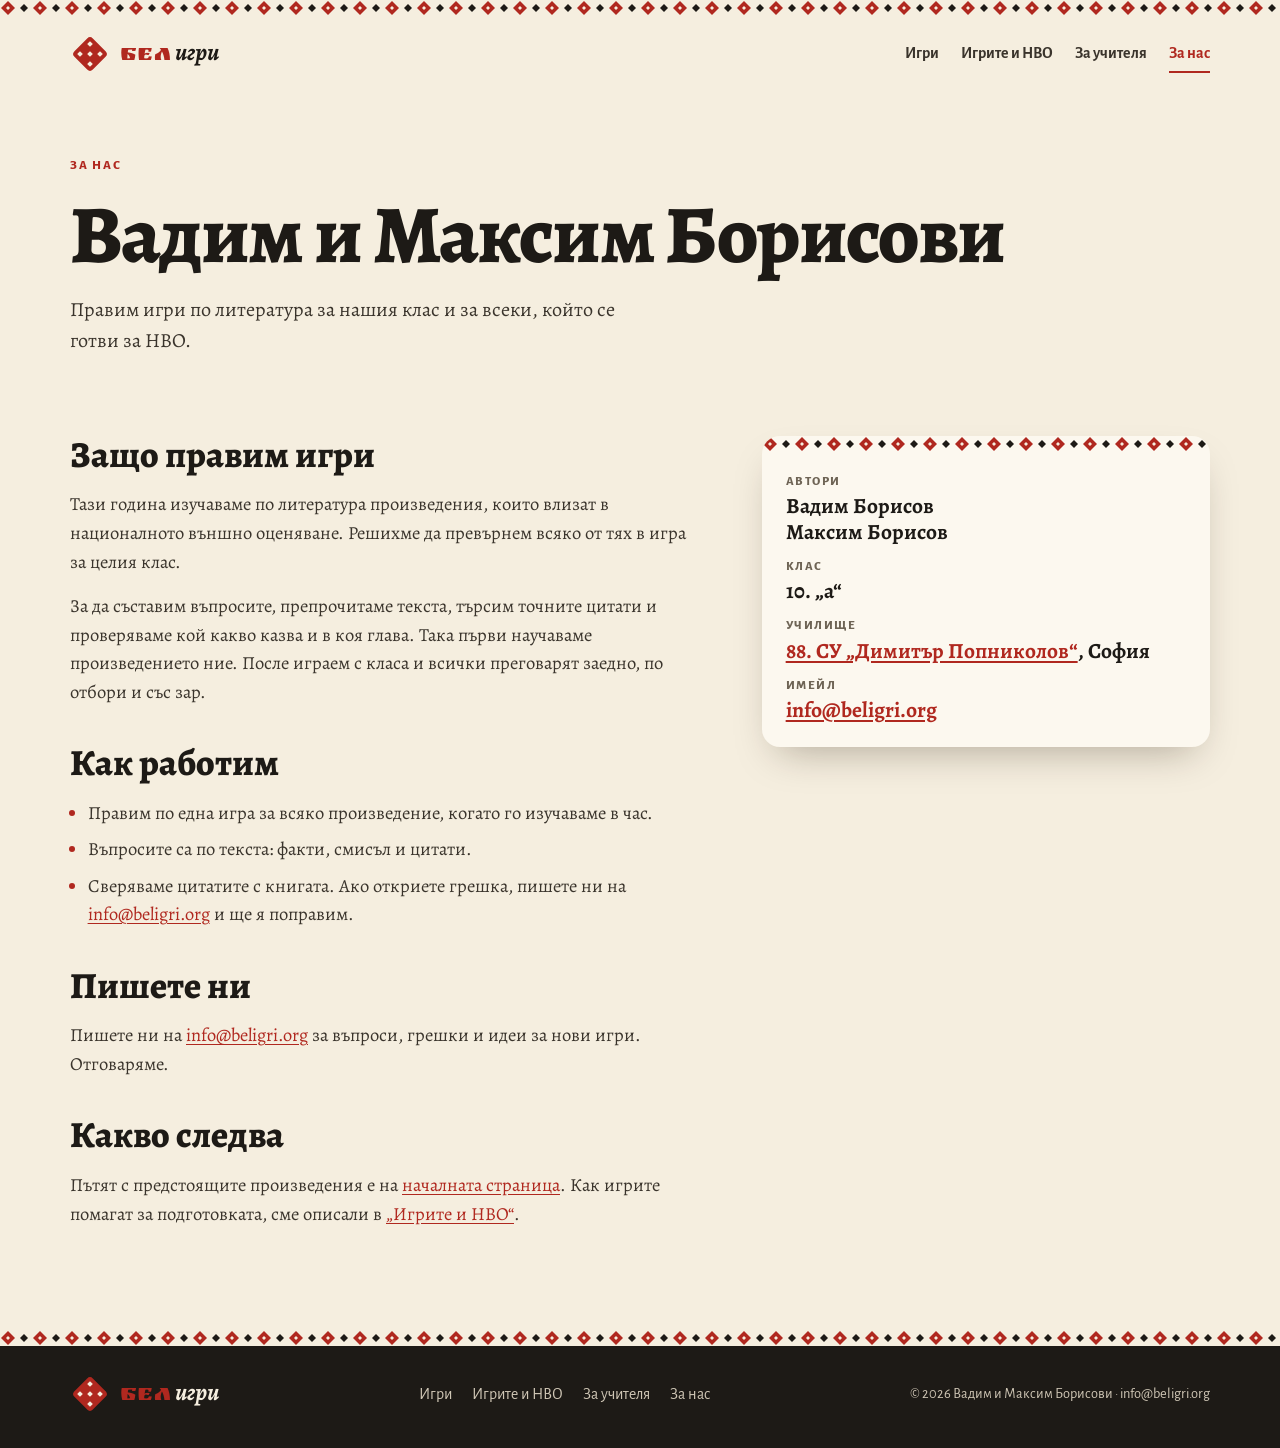
<file: za-nas/index.html>
<!doctype html>
<html lang="bg">
<head>
<meta charset="utf-8">
<meta name="viewport" content="width=device-width,initial-scale=1">
<title>За нас · БЕЛ игри</title>
<meta name="description" content="Вадим и Максим Борисови, 10. „а“ клас, 88. СУ „Димитър Попниколов“. Защо правим игри по литература.">
<meta name="theme-color" content="#f5eedf">
<link rel="icon" href="/favicon.svg" type="image/svg+xml">
<link rel="preconnect" href="https://fonts.googleapis.com">
<link rel="preconnect" href="https://fonts.gstatic.com" crossorigin>
<link rel="stylesheet" href="https://fonts.googleapis.com/css2?family=Ruslan+Display&family=Alegreya:ital,wght@0,500;0,700;0,800;1,500;1,700&family=Alegreya+Sans:wght@400;500;700;800&display=swap">
<link rel="stylesheet" href="/site.css?v=4">
</head>
<body>
<div class="band" aria-hidden="true"></div>
<header class="site-head">
  <div class="wrap">
    <a class="logo" href="/" aria-label="БЕЛ игри, към началото"><svg class="logo-mark" viewBox="0 0 40 40" aria-hidden="true"><rect x="7" y="7" width="26" height="26" rx="4" transform="rotate(45 20 20)" fill="#b0281f"/><g fill="#f5eedf"><rect x="18" y="18" width="4" height="4" transform="rotate(45 20 20)"/><rect x="18" y="8" width="4" height="4" transform="rotate(45 20 10)"/><rect x="18" y="28" width="4" height="4" transform="rotate(45 20 30)"/><rect x="8" y="18" width="4" height="4" transform="rotate(45 10 20)"/><rect x="28" y="18" width="4" height="4" transform="rotate(45 30 20)"/></g></svg><span class="logo-word"><b>БЕЛ</b> <i>игри</i></span></a>
    <nav class="nav" aria-label="Основно меню">
      <a href="/">Игри</a>
      <a href="/nvo/">Игрите и НВО</a>
      <a href="/za-uchitelya/">За учителя</a>
      <a href="/za-nas/" aria-current="page">За нас</a>
    </nav>
  </div>
</header>
<main>
  <section class="page-hero">
    <div class="wrap">
      <span class="eyebrow">За нас</span>
      <h1>Вадим и Максим Борисови</h1>
      <p class="lead">Правим игри по литература за нашия клас и за всеки, който се готви за НВО.</p>
    </div>
  </section>

  <section class="section" style="padding-top:clamp(16px,3vw,32px)">
    <div class="wrap cols">
      <div class="prose">
        <h2>Защо правим игри</h2>
        <p>Тази година изучаваме по литература произведения, които влизат в националното външно оценяване. Решихме да превърнем всяко от тях в игра за целия клас.</p>
        <p>За да съставим въпросите, препрочитаме текста, търсим точните цитати и проверяваме кой какво казва и в коя глава. Така първи научаваме произведението ние. После играем с класа и всички преговарят заедно, по отбори и със зар.</p>

        <h2>Как работим</h2>
        <ul>
          <li>Правим по една игра за всяко произведение, когато го изучаваме в час.</li>
          <li>Въпросите са по текста: факти, смисъл и цитати.</li>
          <li>Сверяваме цитатите с книгата. Ако откриете грешка, пишете ни на <a href="mailto:info@beligri.org">info@beligri.org</a> и ще я поправим.</li>
        </ul>

        <h2>Пишете ни</h2>
        <p>Пишете ни на <a href="mailto:info@beligri.org">info@beligri.org</a> за въпроси, грешки и идеи за нови игри. Отговаряме.</p>

        <h2>Какво следва</h2>
        <p>Пътят с предстоящите произведения е на <a href="/">началната страница</a>. Как игрите помагат за подготовката, сме описали в <a href="/nvo/">„Игрите и НВО“</a>.</p>
      </div>
      <aside class="aside">
        <div class="ticket">
          <dl>
            <div><dt>Автори</dt><dd>Вадим Борисов<br>Максим Борисов</dd></div>
            <div><dt>Клас</dt><dd>10. „а“</dd></div>
            <div><dt>Училище</dt><dd><a href="https://88cy.info/" target="_blank" rel="noopener">88. СУ „Димитър Попниколов“</a>, София</dd></div>
            <div><dt>Имейл</dt><dd><a href="mailto:info@beligri.org">info@beligri.org</a></dd></div>
          </dl>
        </div>
      </aside>
    </div>
  </section>
</main>
<footer class="site-foot">
  <div class="band" aria-hidden="true"></div>
  <div class="wrap">
    <a class="logo" href="/" aria-label="БЕЛ игри, към началото"><svg class="logo-mark" viewBox="0 0 40 40" aria-hidden="true"><rect x="7" y="7" width="26" height="26" rx="4" transform="rotate(45 20 20)" fill="#b0281f"/><g fill="#f5eedf"><rect x="18" y="18" width="4" height="4" transform="rotate(45 20 20)"/><rect x="18" y="8" width="4" height="4" transform="rotate(45 20 10)"/><rect x="18" y="28" width="4" height="4" transform="rotate(45 20 30)"/><rect x="8" y="18" width="4" height="4" transform="rotate(45 10 20)"/><rect x="28" y="18" width="4" height="4" transform="rotate(45 30 20)"/></g></svg><span class="logo-word"><b>БЕЛ</b> <i>игри</i></span></a>
    <nav aria-label="Долно меню">
      <a href="/">Игри</a>
      <a href="/nvo/">Игрите и НВО</a>
      <a href="/za-uchitelya/">За учителя</a>
      <a href="/za-nas/">За нас</a>
    </nav>
    <small>© 2026 Вадим и Максим Борисови · <a href="mailto:info@beligri.org">info@beligri.org</a></small>
  </div>
</footer>
</body>
</html>
</file>
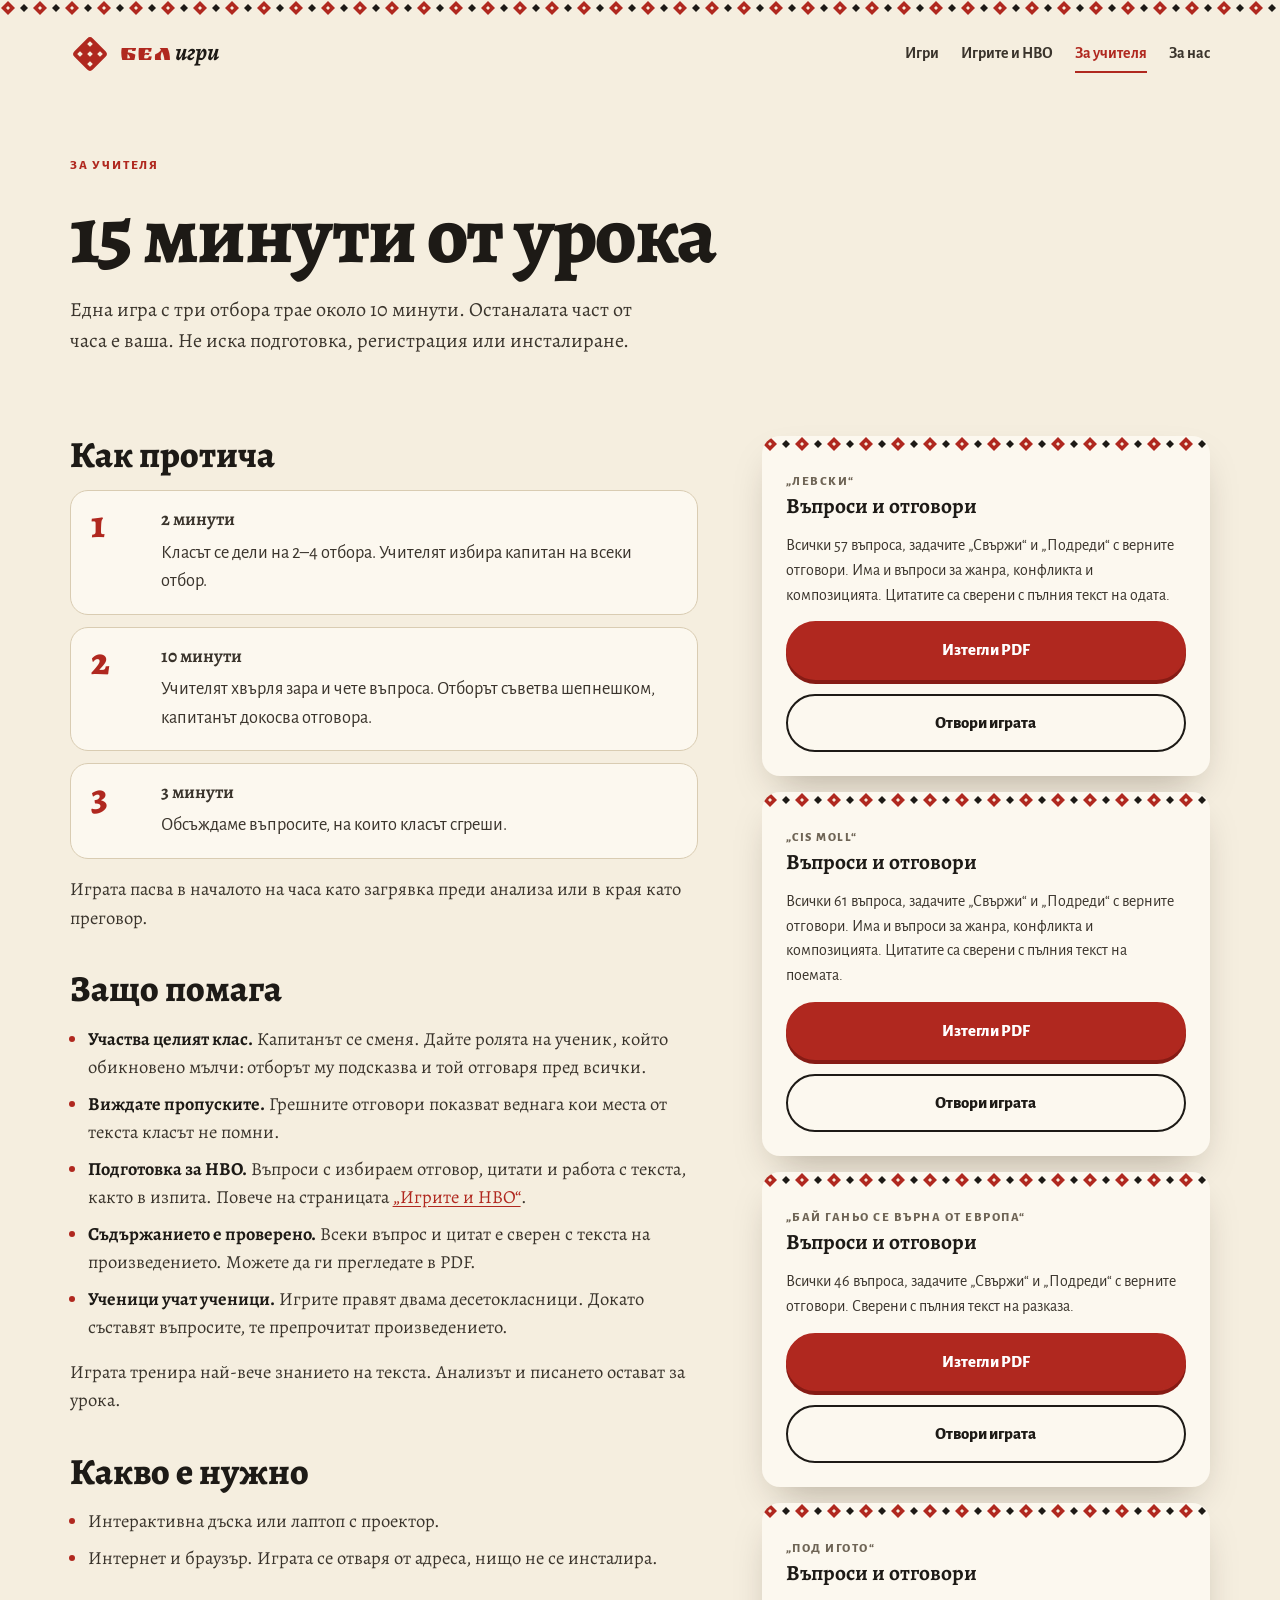
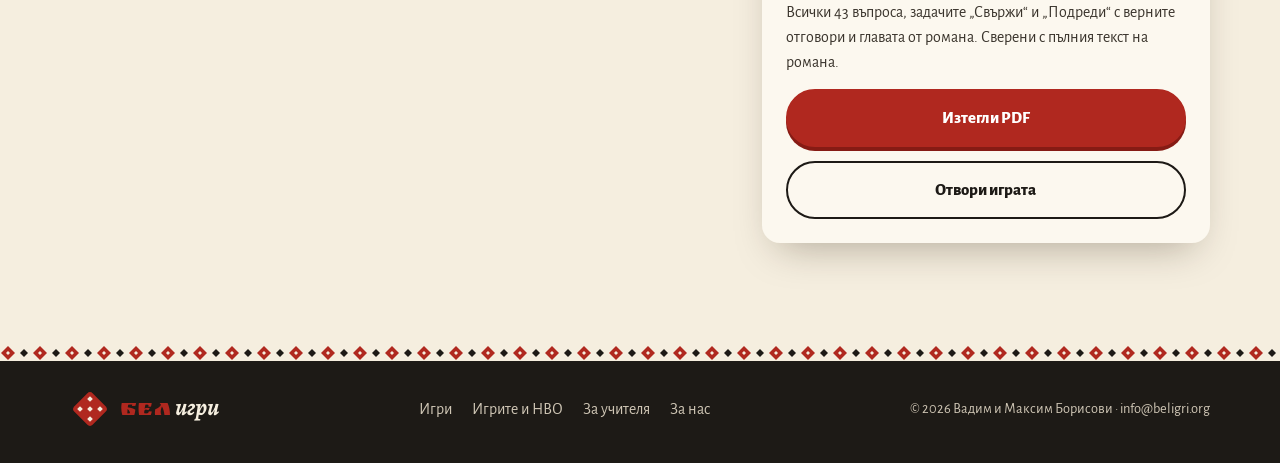
<file: za-uchitelya/index.html>
<!doctype html>
<html lang="bg">
<head>
<meta charset="utf-8">
<meta name="viewport" content="width=device-width,initial-scale=1">
<title>За учителя · БЕЛ игри</title>
<meta name="description" content="Играта отнема около 10 минути от урока. Как да я проведете и всички въпроси с верните отговори в PDF.">
<meta name="theme-color" content="#f5eedf">
<link rel="icon" href="/favicon.svg" type="image/svg+xml">
<link rel="preconnect" href="https://fonts.googleapis.com">
<link rel="preconnect" href="https://fonts.gstatic.com" crossorigin>
<link rel="stylesheet" href="https://fonts.googleapis.com/css2?family=Ruslan+Display&family=Alegreya:ital,wght@0,500;0,700;0,800;1,500;1,700&family=Alegreya+Sans:wght@400;500;700;800&display=swap">
<link rel="stylesheet" href="/site.css?v=4">
</head>
<body>
<div class="band" aria-hidden="true"></div>
<header class="site-head">
  <div class="wrap">
    <a class="logo" href="/" aria-label="БЕЛ игри, към началото"><svg class="logo-mark" viewBox="0 0 40 40" aria-hidden="true"><rect x="7" y="7" width="26" height="26" rx="4" transform="rotate(45 20 20)" fill="#b0281f"/><g fill="#f5eedf"><rect x="18" y="18" width="4" height="4" transform="rotate(45 20 20)"/><rect x="18" y="8" width="4" height="4" transform="rotate(45 20 10)"/><rect x="18" y="28" width="4" height="4" transform="rotate(45 20 30)"/><rect x="8" y="18" width="4" height="4" transform="rotate(45 10 20)"/><rect x="28" y="18" width="4" height="4" transform="rotate(45 30 20)"/></g></svg><span class="logo-word"><b>БЕЛ</b> <i>игри</i></span></a>
    <nav class="nav" aria-label="Основно меню">
      <a href="/">Игри</a>
      <a href="/nvo/">Игрите и НВО</a>
      <a href="/za-uchitelya/" aria-current="page">За учителя</a>
      <a href="/za-nas/">За нас</a>
    </nav>
  </div>
</header>
<main>
  <section class="page-hero">
    <div class="wrap">
      <span class="eyebrow">За учителя</span>
      <h1>15 минути от урока</h1>
      <p class="lead">Една игра с три отбора трае около 10 минути. Останалата част от часа е ваша. Не иска подготовка, регистрация или инсталиране.</p>
    </div>
  </section>

  <section class="section" style="padding-top:clamp(16px,3vw,32px)">
    <div class="wrap cols">
      <div class="prose">
        <h2>Как протича</h2>
        <ol class="steps steps-1">
          <li><h3>2 минути</h3><p>Класът се дели на 2–4 отбора. Учителят избира капитан на всеки отбор.</p></li>
          <li><h3>10 минути</h3><p>Учителят хвърля зара и чете въпроса. Отборът съветва шепнешком, капитанът докосва отговора.</p></li>
          <li><h3>3 минути</h3><p>Обсъждаме въпросите, на които класът сгреши.</p></li>
        </ol>
        <p>Играта пасва в началото на часа като загрявка преди анализа или в края като преговор.</p>

        <h2>Защо помага</h2>
        <ul>
          <li><strong>Участва целият клас.</strong> Капитанът се сменя. Дайте ролята на ученик, който обикновено мълчи: отборът му подсказва и той отговаря пред всички.</li>
          <li><strong>Виждате пропуските.</strong> Грешните отговори показват веднага кои места от текста класът не помни.</li>
          <li><strong>Подготовка за НВО.</strong> Въпроси с избираем отговор, цитати и работа с текста, както в изпита. Повече на страницата <a href="/nvo/">„Игрите и НВО“</a>.</li>
          <li><strong>Съдържанието е проверено.</strong> Всеки въпрос и цитат е сверен с текста на произведението. Можете да ги прегледате в PDF.</li>
          <li><strong>Ученици учат ученици.</strong> Игрите правят двама десетокласници. Докато съставят въпросите, те препрочитат произведението.</li>
        </ul>
        <p>Играта тренира най-вече знанието на текста. Анализът и писането остават за урока.</p>

        <h2>Какво е нужно</h2>
        <ul>
          <li>Интерактивна дъска или лаптоп с проектор.</li>
          <li>Интернет и браузър. Играта се отваря от адреса, нищо не се инсталира.</li>
        </ul>
      </div>

      <aside class="aside">
        <div class="ticket">
          <dl>
            <div><dt>„Левски“</dt><dd>Въпроси и отговори</dd></div>
          </dl>
          <p class="ticket-text">Всички 57 въпроса, задачите „Свържи“ и „Подреди“ с верните отговори. Има и въпроси за жанра, конфликта и композицията. Цитатите са сверени с пълния текст на одата.</p>
          <a class="btn btn-primary" href="/levski/otgovori.pdf" download>Изтегли PDF</a>
          <a class="btn btn-ghost" href="/levski/">Отвори играта</a>
        </div>
        <div class="ticket">
          <dl>
            <div><dt>„Cis moll“</dt><dd>Въпроси и отговори</dd></div>
          </dl>
          <p class="ticket-text">Всички 61 въпроса, задачите „Свържи“ и „Подреди“ с верните отговори. Има и въпроси за жанра, конфликта и композицията. Цитатите са сверени с пълния текст на поемата.</p>
          <a class="btn btn-primary" href="/cis-moll/otgovori.pdf" download>Изтегли PDF</a>
          <a class="btn btn-ghost" href="/cis-moll/">Отвори играта</a>
        </div>
        <div class="ticket">
          <dl>
            <div><dt>„Бай Ганьо се върна от Европа“</dt><dd>Въпроси и отговори</dd></div>
          </dl>
          <p class="ticket-text">Всички 46 въпроса, задачите „Свържи“ и „Подреди“ с верните отговори. Сверени с пълния текст на разказа.</p>
          <a class="btn btn-primary" href="/bai-ganyo/otgovori.pdf" download>Изтегли PDF</a>
          <a class="btn btn-ghost" href="/bai-ganyo/">Отвори играта</a>
        </div>
        <div class="ticket">
          <dl>
            <div><dt>„Под игото“</dt><dd>Въпроси и отговори</dd></div>
          </dl>
          <p class="ticket-text">Всички 43 въпроса, задачите „Свържи“ и „Подреди“ с верните отговори и главата от романа. Сверени с пълния текст на романа.</p>
          <a class="btn btn-primary" href="/pod-igoto/otgovori.pdf" download>Изтегли PDF</a>
          <a class="btn btn-ghost" href="/pod-igoto/">Отвори играта</a>
        </div>
      </aside>
    </div>
  </section>
</main>
<footer class="site-foot">
  <div class="band" aria-hidden="true"></div>
  <div class="wrap">
    <a class="logo" href="/" aria-label="БЕЛ игри, към началото"><svg class="logo-mark" viewBox="0 0 40 40" aria-hidden="true"><rect x="7" y="7" width="26" height="26" rx="4" transform="rotate(45 20 20)" fill="#b0281f"/><g fill="#f5eedf"><rect x="18" y="18" width="4" height="4" transform="rotate(45 20 20)"/><rect x="18" y="8" width="4" height="4" transform="rotate(45 20 10)"/><rect x="18" y="28" width="4" height="4" transform="rotate(45 20 30)"/><rect x="8" y="18" width="4" height="4" transform="rotate(45 10 20)"/><rect x="28" y="18" width="4" height="4" transform="rotate(45 30 20)"/></g></svg><span class="logo-word"><b>БЕЛ</b> <i>игри</i></span></a>
    <nav aria-label="Долно меню">
      <a href="/">Игри</a>
      <a href="/nvo/">Игрите и НВО</a>
      <a href="/za-uchitelya/" aria-current="page">За учителя</a>
      <a href="/za-nas/">За нас</a>
    </nav>
    <small>© 2026 Вадим и Максим Борисови · <a href="mailto:info@beligri.org">info@beligri.org</a></small>
  </div>
</footer>
</body>
</html>
</file>
<file: site.css>
/* beligri.org — site pages (home, НВО, за нас, 404). Games carry their own styles.
   Look: a school reader ("читанка") — warm paper, printer's ink, embroidery red. */
:root {
  --paper: #f5eedf;
  --paper-2: #ece2cc;
  --card: #fcf8ef;
  --ink: #1d1a16;
  --ink-2: #3a342c;
  --muted: #6e6455;
  --line: #d9ccb2;
  --red: #b0281f;          /* шевица */
  --red-dark: #861b14;
  --green: #17372e;        /* the game board, night over the Balkan */
  --green-2: #21473b;
  --gold: #d9a441;
  --q-green: #4f9d5d;
  --q-yellow: #e0b23a;
  --q-red: #c8372d;
  --font-head: "Alegreya", Georgia, "Times New Roman", serif;
  --font-ui: "Alegreya Sans", "Segoe UI", Arial, sans-serif;
  --font-mark: "Ruslan Display", "Alegreya", Georgia, serif;
  --wrap: 1180px;
  --band: url("data:image/svg+xml,%3Csvg xmlns='http://www.w3.org/2000/svg' width='32' height='16'%3E%3Cpath d='M8 1l7 7-7 7-7-7z' fill='%23b0281f'/%3E%3Cpath d='M8 6l2 2-2 2-2-2z' fill='%23f5eedf'/%3E%3Cpath d='M24 4l4 4-4 4-4-4z' fill='%231d1a16'/%3E%3C/svg%3E");
  color-scheme: light;
}
*, *::before, *::after { box-sizing: border-box; }
html { -webkit-text-size-adjust: 100%; }
body {
  margin: 0;
  background: var(--paper);
  color: var(--ink);
  font-family: var(--font-ui);
  font-size: clamp(16px, 1.05vw, 19px);
  line-height: 1.55;
}
img { max-width: 100%; height: auto; display: block; }
a { color: inherit; }
:focus-visible { outline: 3px solid var(--red); outline-offset: 3px; border-radius: 4px; }
h1, h2, h3 { font-family: var(--font-head); margin: 0; text-wrap: balance; line-height: 1.05; }
p { margin: 0; }

.wrap { max-width: var(--wrap); margin: 0 auto; padding-inline: 20px; }
.band { height: 16px; background: var(--band) repeat-x left center; }

/* ---------- header ---------- */
.site-head .wrap {
  display: flex;
  flex-wrap: wrap;
  align-items: center;
  justify-content: space-between;
  gap: 10px 28px;
  padding-block: 18px;
}
.logo { display: inline-flex; align-items: center; gap: 10px; text-decoration: none; }
.logo-mark { width: 40px; height: 40px; flex: none; transition: transform .35s cubic-bezier(.3,1.6,.5,1); }
.logo:hover .logo-mark { transform: rotate(90deg); }
.logo-word { font-size: 1.5rem; line-height: 1; white-space: nowrap; }
.logo-word b { font-family: var(--font-mark); font-weight: 400; color: var(--red); letter-spacing: .02em; }
.logo-word i { font-family: var(--font-head); font-weight: 700; }
.nav { display: flex; flex-wrap: wrap; gap: 2px 22px; }
.nav a {
  padding: 6px 0;
  text-decoration: none;
  font-weight: 700;
  color: var(--ink-2);
  border-bottom: 2px solid transparent;
}
.nav a:hover { color: var(--red); }
.nav a[aria-current="page"] { color: var(--red); border-bottom-color: var(--red); }

/* ---------- buttons ---------- */
.btn {
  display: inline-flex;
  align-items: center;
  gap: 10px;
  padding: 14px 24px;
  border-radius: 999px;
  font-weight: 800;
  font-size: 1.05em;
  text-decoration: none;
  border: 2px solid var(--ink);
  transition: transform .15s, box-shadow .15s, background .15s;
}
.btn-primary { background: var(--red); border-color: var(--red); color: #fff; box-shadow: 0 4px 0 var(--red-dark); }
.btn-primary:hover { transform: translateY(-2px); box-shadow: 0 6px 0 var(--red-dark); }
.btn-primary:active { transform: translateY(2px); box-shadow: 0 2px 0 var(--red-dark); }
.btn-ghost { color: var(--ink); }
.btn-ghost:hover { background: var(--ink); color: var(--paper); }

.eyebrow {
  display: inline-block;
  font-weight: 800;
  font-size: .8em;
  letter-spacing: .14em;
  text-transform: uppercase;
  color: var(--red);
}

/* ---------- home hero ---------- */
.hero { padding-block: clamp(28px, 5vw, 64px) clamp(48px, 7vw, 96px); }
.hero .wrap {
  display: grid;
  grid-template-columns: minmax(0, 5fr) minmax(0, 7fr);
  gap: clamp(32px, 5vw, 72px);
  align-items: center;
}
.hero-text { display: grid; gap: 22px; justify-items: start; }
.hero h1 { font-size: clamp(3.2rem, 7.4vw, 6.4rem); font-weight: 800; letter-spacing: -.02em; line-height: .95; }
.hero h1 span { display: block; }
.hero h1 .accent { color: var(--red); font-style: italic; font-weight: 700; }
.lead { font-family: var(--font-head); font-size: 1.25em; color: var(--ink-2); max-width: 34ch; }
.actions { display: flex; flex-wrap: wrap; gap: 12px; }

.showcase { position: relative; padding: 18px 0 40px 28px; }
.screen {
  background: #0d0d0d;
  border-radius: 18px;
  padding: 12px;
  box-shadow: 0 30px 60px -20px rgba(40, 25, 10, .45), 0 0 0 1px rgba(0,0,0,.2);
  transform: rotate(1.2deg);
}
.screen img { border-radius: 8px; aspect-ratio: 1400 / 788; width: 100%; }
.quote-card {
  position: absolute;
  left: 0;
  bottom: 0;
  width: min(330px, 70%);
  background: var(--card);
  border-radius: 14px;
  padding: 16px 18px 14px;
  box-shadow: 0 18px 40px -12px rgba(40, 25, 10, .45);
  border-left: 6px solid var(--q-red);
  transform: rotate(-2.5deg);
}
.quote-card q { display: block; font-family: var(--font-head); font-style: italic; font-weight: 500; font-size: 1.45em; line-height: 1.15; quotes: "„" "“"; }
.quote-card small { display: block; margin-top: 8px; color: var(--muted); font-weight: 700; font-size: .8em; letter-spacing: .06em; text-transform: uppercase; }
.die {
  position: absolute;
  top: -6px;
  right: -10px;
  width: 64px;
  height: 64px;
  border-radius: 14px;
  background: #f3ead7;
  box-shadow: 0 6px 0 #c9b997, 0 14px 24px -8px rgba(0,0,0,.4);
  transform: rotate(12deg);
  display: grid;
  grid-template: repeat(3, 1fr) / repeat(3, 1fr);
  padding: 10px;
}
.die i { width: 10px; height: 10px; border-radius: 50%; background: var(--ink); place-self: center; }
.die i:nth-child(1) { grid-area: 1 / 1; }
.die i:nth-child(2) { grid-area: 1 / 3; }
.die i:nth-child(3) { grid-area: 2 / 2; background: var(--red); }
.die i:nth-child(4) { grid-area: 3 / 1; }
.die i:nth-child(5) { grid-area: 3 / 3; }

/* ---------- sections ---------- */
.section { padding-block: clamp(56px, 8vw, 104px); }
.section-head { display: grid; gap: 10px; margin-bottom: clamp(28px, 4vw, 48px); max-width: 720px; }
.section-head h2 { font-size: clamp(2.2rem, 4.4vw, 3.4rem); font-weight: 800; letter-spacing: -.01em; }
.section-head p { color: var(--ink-2); font-size: 1.1em; }
.alt { background: var(--paper-2); }

/* how to play */
.steps { list-style: none; margin: 0; padding: 0; display: grid; grid-template-columns: repeat(3, 1fr); gap: 20px; counter-reset: step; }
.steps li { background: var(--card); border: 1px solid var(--line); border-radius: 18px; padding: 26px 24px 24px; display: grid; gap: 10px; align-content: start; counter-increment: step; position: relative; }
.steps li::before { content: counter(step); font-family: var(--font-head); font-weight: 800; font-size: 3.4rem; line-height: .8; color: var(--red); }
.steps h3 { font-size: 1.45rem; }
.steps p { color: var(--ink-2); }
.dots { display: flex; flex-wrap: wrap; gap: 6px; margin-top: 4px; }
.dot { display: inline-flex; align-items: center; gap: 6px; padding: 3px 10px 3px 4px; border-radius: 999px; background: var(--paper); font-size: .85em; font-weight: 700; }
.dot::before { content: attr(data-s); display: grid; place-items: center; width: 22px; height: 22px; border-radius: 50%; color: #fff; font-size: .8em; }
.dot.g::before { background: var(--q-green); }
.dot.y::before { background: var(--q-yellow); color: var(--ink); }
.dot.r::before { background: var(--q-red); }

/* the year as a road */
.road { list-style: none; margin: 0; padding: 0; display: grid; grid-template-columns: repeat(4, 1fr); gap: 34px 0; }
.stop { position: relative; padding: 0 18px 0 0; display: grid; gap: 4px; align-content: start; }
.stop::before {                 /* the road */
  content: "";
  position: absolute;
  top: 17px;
  left: 0;
  right: 0;
  border-top: 3px dashed var(--line);
}
.stop:nth-child(4n)::before { right: 50%; }
.node {
  position: relative;
  width: 36px;
  height: 36px;
  border-radius: 50%;
  display: grid;
  place-items: center;
  background: var(--paper);
  border: 3px solid var(--line);
  color: var(--muted);
  font-weight: 800;
  font-size: .85em;
  margin-bottom: 8px;
}
.stop .author { font-size: .82em; color: var(--muted); font-weight: 700; }
.stop .work { font-family: var(--font-head); font-size: 1.15em; font-weight: 700; line-height: 1.2; }
.stop .soon { font-size: .78em; color: var(--muted); letter-spacing: .08em; text-transform: uppercase; font-weight: 700; margin-top: 4px; }
.stop.ready .node { background: var(--red); border-color: var(--red); color: #fff; box-shadow: 0 0 0 6px rgba(176, 40, 31, .15); }
.stop.ready::before { border-top-style: solid; border-color: var(--red); }
.stop.ready .work a { color: var(--red); text-decoration-thickness: 2px; text-underline-offset: 3px; }
.stop.ready .soon { color: var(--red); }

/* НВО band */
.nvo-band { background: var(--green); color: #efe6d2; }
.nvo-band .wrap { display: grid; grid-template-columns: minmax(0, 5fr) minmax(0, 7fr); gap: clamp(28px, 5vw, 64px); align-items: center; }
.nvo-band h2 { font-size: clamp(2rem, 4vw, 3rem); font-weight: 800; color: #fff; }
.nvo-band p { color: #c9d3cb; font-size: 1.1em; margin-top: 14px; }
.nvo-band .btn { margin-top: 24px; border-color: var(--gold); color: var(--gold); }
.nvo-band .btn:hover { background: var(--gold); color: var(--green); }
.nums { display: grid; grid-template-columns: repeat(3, 1fr); gap: 14px; }
.num { background: var(--green-2); border-radius: 16px; padding: 20px 18px; }
.num b { display: block; font-family: var(--font-head); font-weight: 800; font-size: clamp(2.6rem, 5vw, 3.8rem); line-height: 1; color: var(--gold); }
.num span { display: block; margin-top: 8px; color: #c9d3cb; font-size: .95em; }

/* ---------- inner pages ---------- */
.page-hero { padding-block: clamp(28px, 5vw, 64px) clamp(28px, 4vw, 48px); }
.page-hero .wrap { display: grid; gap: 16px; justify-items: start; }
.page-hero h1 { font-size: clamp(2.8rem, 6.4vw, 5.2rem); font-weight: 800; letter-spacing: -.02em; }
.page-hero .lead { max-width: 52ch; }

.cols { display: grid; grid-template-columns: minmax(0, 7fr) minmax(0, 5fr); gap: clamp(32px, 5vw, 72px); align-items: start; }
.prose { display: grid; gap: 16px; }
.prose h2 { font-size: clamp(1.7rem, 3vw, 2.3rem); font-weight: 800; margin-top: 22px; }
.prose h2:first-child { margin-top: 0; }
.prose p, .prose li { font-family: var(--font-head); font-size: 1.15em; color: var(--ink-2); }
.prose ul { margin: 0; padding-left: 1.1em; display: grid; gap: 8px; }
.prose li::marker { color: var(--red); }
.prose strong { color: var(--ink); }
.prose a { color: var(--red); text-underline-offset: 3px; }
.aside { position: sticky; top: 20px; display: grid; gap: 16px; }

/* sample exam question styled like a game card */
.qcard { background: var(--card); border-radius: 18px; padding: 22px; box-shadow: 0 18px 40px -16px rgba(40,25,10,.35); border-top: 6px solid var(--q-green); }
.qcard .tag { font-size: .78em; font-weight: 800; letter-spacing: .12em; text-transform: uppercase; color: var(--muted); }
.qcard h3 { font-size: 1.3rem; margin: 10px 0 16px; line-height: 1.25; }
.opts { list-style: none; margin: 0; padding: 0; display: grid; gap: 8px; }
.opts li { display: flex; align-items: center; gap: 12px; padding: 10px 12px; border: 2px solid var(--line); border-radius: 12px; background: #fff; font-weight: 700; }
.opts li span { display: grid; place-items: center; width: 28px; height: 28px; border-radius: 50%; background: var(--ink); color: #fff; font-size: .85em; flex: none; }
.opts li.ok { border-color: var(--q-green); background: #eaf4e8; }
.opts li.ok span { background: var(--q-green); }
.qcard .note { margin-top: 12px; color: var(--muted); font-size: .9em; }

.skills { display: grid; gap: 12px; }
.skill { display: grid; grid-template-columns: 44px 1fr; gap: 2px 16px; align-items: start; padding: 16px 0; border-bottom: 1px solid var(--line); }
.skill:last-child { border-bottom: 0; }
.chip { grid-row: span 2; width: 44px; height: 44px; border-radius: 50%; display: grid; place-items: center; font-weight: 800; font-size: 1.1em; color: #fff; background: var(--ink-2); }
.chip.g { background: var(--q-green); }
.chip.y { background: var(--q-yellow); color: var(--ink); }
.chip.r { background: var(--q-red); }
.skill h3 { font-size: 1.25rem; }
.skill p { font-family: var(--font-head); font-size: 1.08em; color: var(--ink-2); }
.callout { background: var(--paper-2); border-radius: 16px; padding: 20px 22px; border-left: 6px solid var(--ink); }
.callout h3 { font-size: 1.3rem; margin-bottom: 6px; }
.callout p { font-family: var(--font-head); color: var(--ink-2); }
.sources { font-size: .9em; color: var(--muted); }
.sources a { color: var(--muted); }

/* about: school card */
.ticket { background: var(--card); border-radius: 18px; padding: 24px; box-shadow: 0 18px 40px -16px rgba(40,25,10,.35); display: grid; gap: 14px; position: relative; overflow: hidden; }
.ticket::before { content: ""; position: absolute; inset: 0 0 auto 0; height: 16px; background: var(--band) repeat-x left center; }
.ticket dl { margin: 12px 0 0; display: grid; gap: 12px; }
.ticket dt { font-size: .78em; font-weight: 800; letter-spacing: .12em; text-transform: uppercase; color: var(--muted); }
.ticket dd { margin: 2px 0 0; font-family: var(--font-head); font-size: 1.35em; font-weight: 700; line-height: 1.2; }

/* ---------- footer ---------- */
.site-foot { margin-top: 0; background: var(--ink); color: #cfc6b5; }
.site-foot .band { filter: none; background-color: var(--paper); }
.site-foot .wrap { display: flex; flex-wrap: wrap; align-items: center; justify-content: space-between; gap: 14px 28px; padding-block: 28px 34px; }
.site-foot .logo-word i { color: #f5eedf; }
.site-foot nav { display: flex; flex-wrap: wrap; gap: 6px 20px; }
.site-foot a { color: #cfc6b5; text-decoration: none; }
.site-foot a:hover { color: #fff; }
.site-foot small { font-size: .9em; }

/* ---------- responsive ---------- */
@media (max-width: 980px) {
  .hero .wrap, .nvo-band .wrap, .cols { grid-template-columns: 1fr; }
  .road { grid-template-columns: repeat(2, 1fr); }
  .stop:nth-child(4n)::before { right: 0; }
  .stop:nth-child(2n)::before { right: 50%; }
  .aside { position: static; }
}
@media (max-width: 720px) {
  .wrap { padding-inline: 16px; }
  .steps { grid-template-columns: 1fr; }
  .nums { grid-template-columns: 1fr 1fr 1fr; gap: 8px; }
  .num { padding: 14px 12px; }
  .showcase { padding: 10px 0 70px 0; }
  .quote-card { width: 78%; }
  .die { width: 52px; height: 52px; padding: 8px; right: -4px; }
  .die i { width: 8px; height: 8px; }
}
@media (max-width: 480px) {
  .road { grid-template-columns: 1fr; gap: 0; }
  .stop { padding: 0 0 22px 52px; }
  .stop::before { top: 0; bottom: 0; left: 17px; right: auto; border-top: 0; border-left: 3px dashed var(--line); }
  .stop.ready::before { border-left-style: solid; border-color: var(--red); }
  .stop:nth-child(n)::before { right: auto; }
  .stop:last-child::before { bottom: auto; height: 18px; }
  .node { position: absolute; left: 0; top: 0; }
}
@media (prefers-reduced-motion: reduce) {
  .logo-mark, .btn { transition: none; }
}
.nums-4 { grid-template-columns: repeat(4, 1fr); }
@media (max-width: 720px) { .nums-4 { grid-template-columns: 1fr 1fr; } }
.ticket dd a { color: var(--red); text-underline-offset: 3px; word-break: break-word; }
.steps-1 { grid-template-columns: 1fr; gap: 12px; }
.steps-1 li { padding: 18px 20px; grid-template-columns: 56px 1fr; column-gap: 14px; }
.steps-1 li::before { font-size: 2.4rem; grid-row: span 2; }
.steps-1 h3 { font-size: 1.15rem; }
.steps-1 p { font-family: var(--font-ui); font-size: 1em; }
.ticket-text { color: var(--ink-2); }
.ticket .btn { justify-content: center; }
</file>
